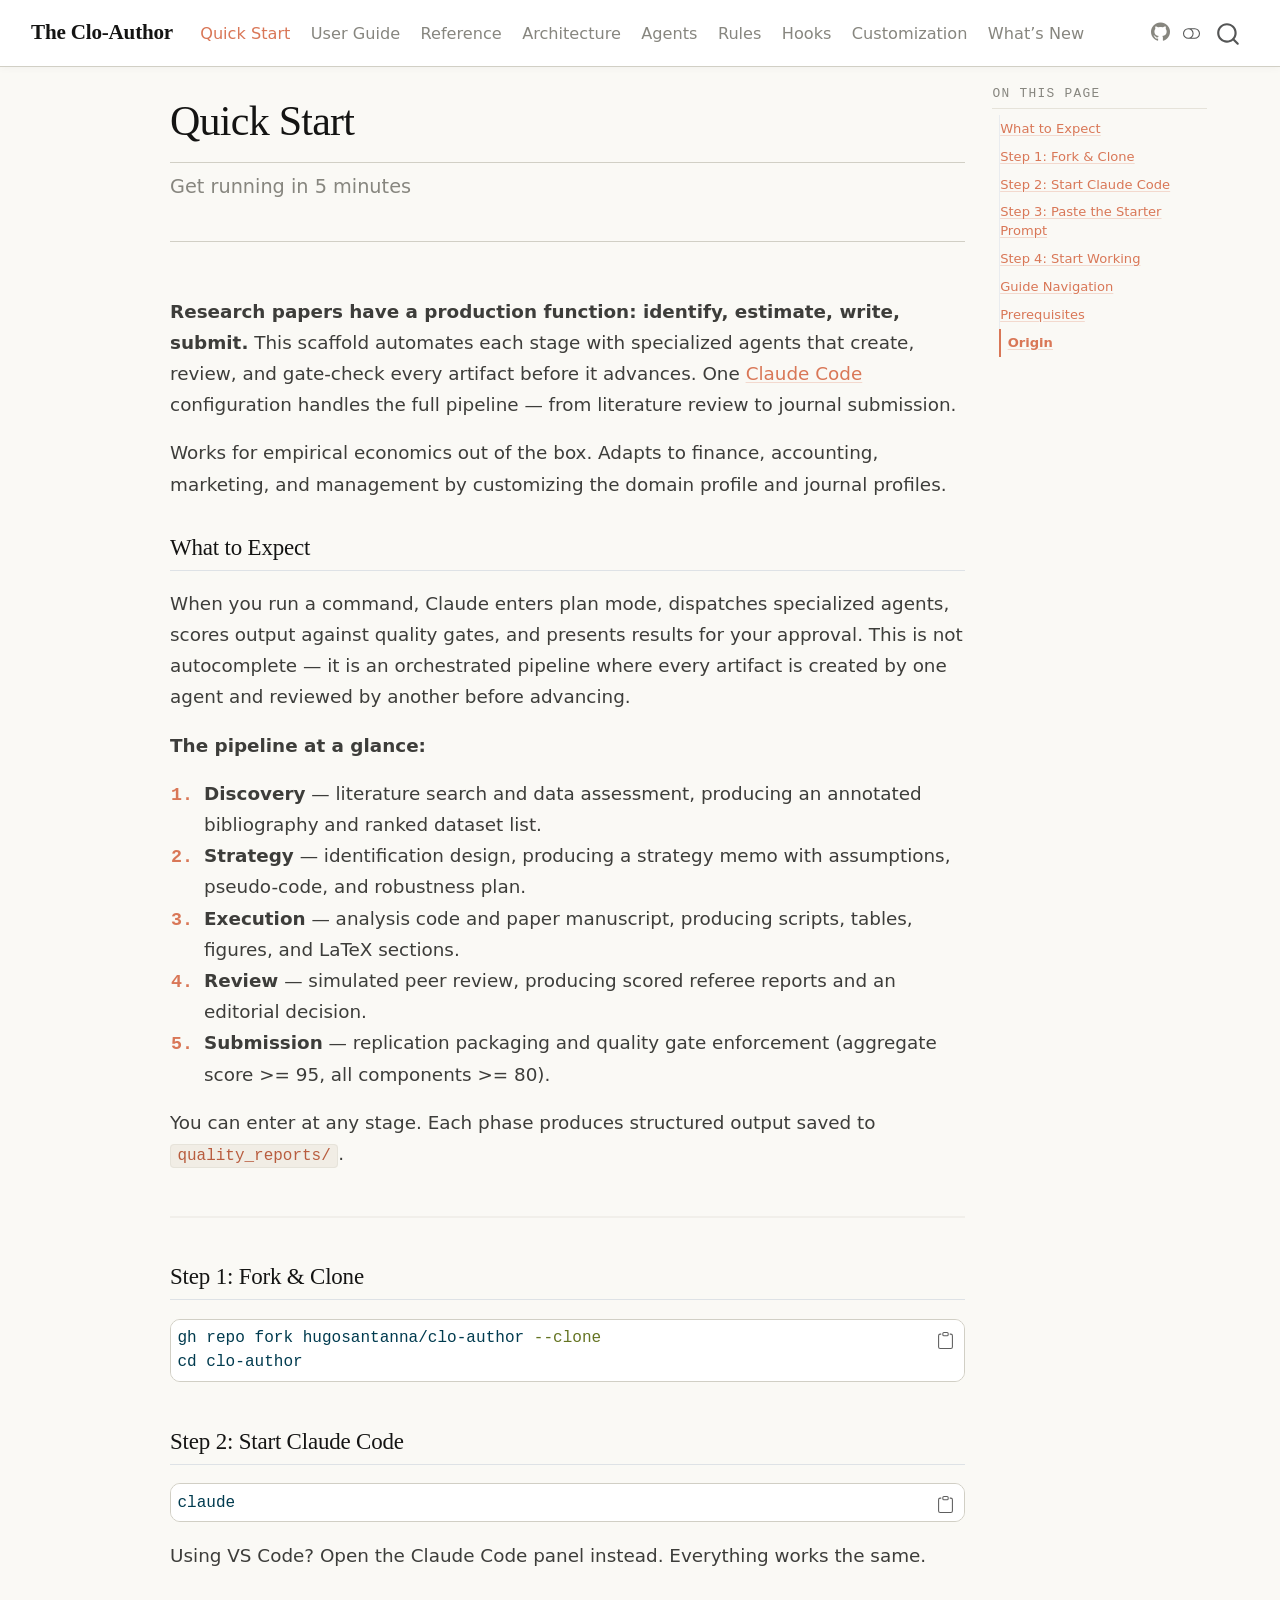
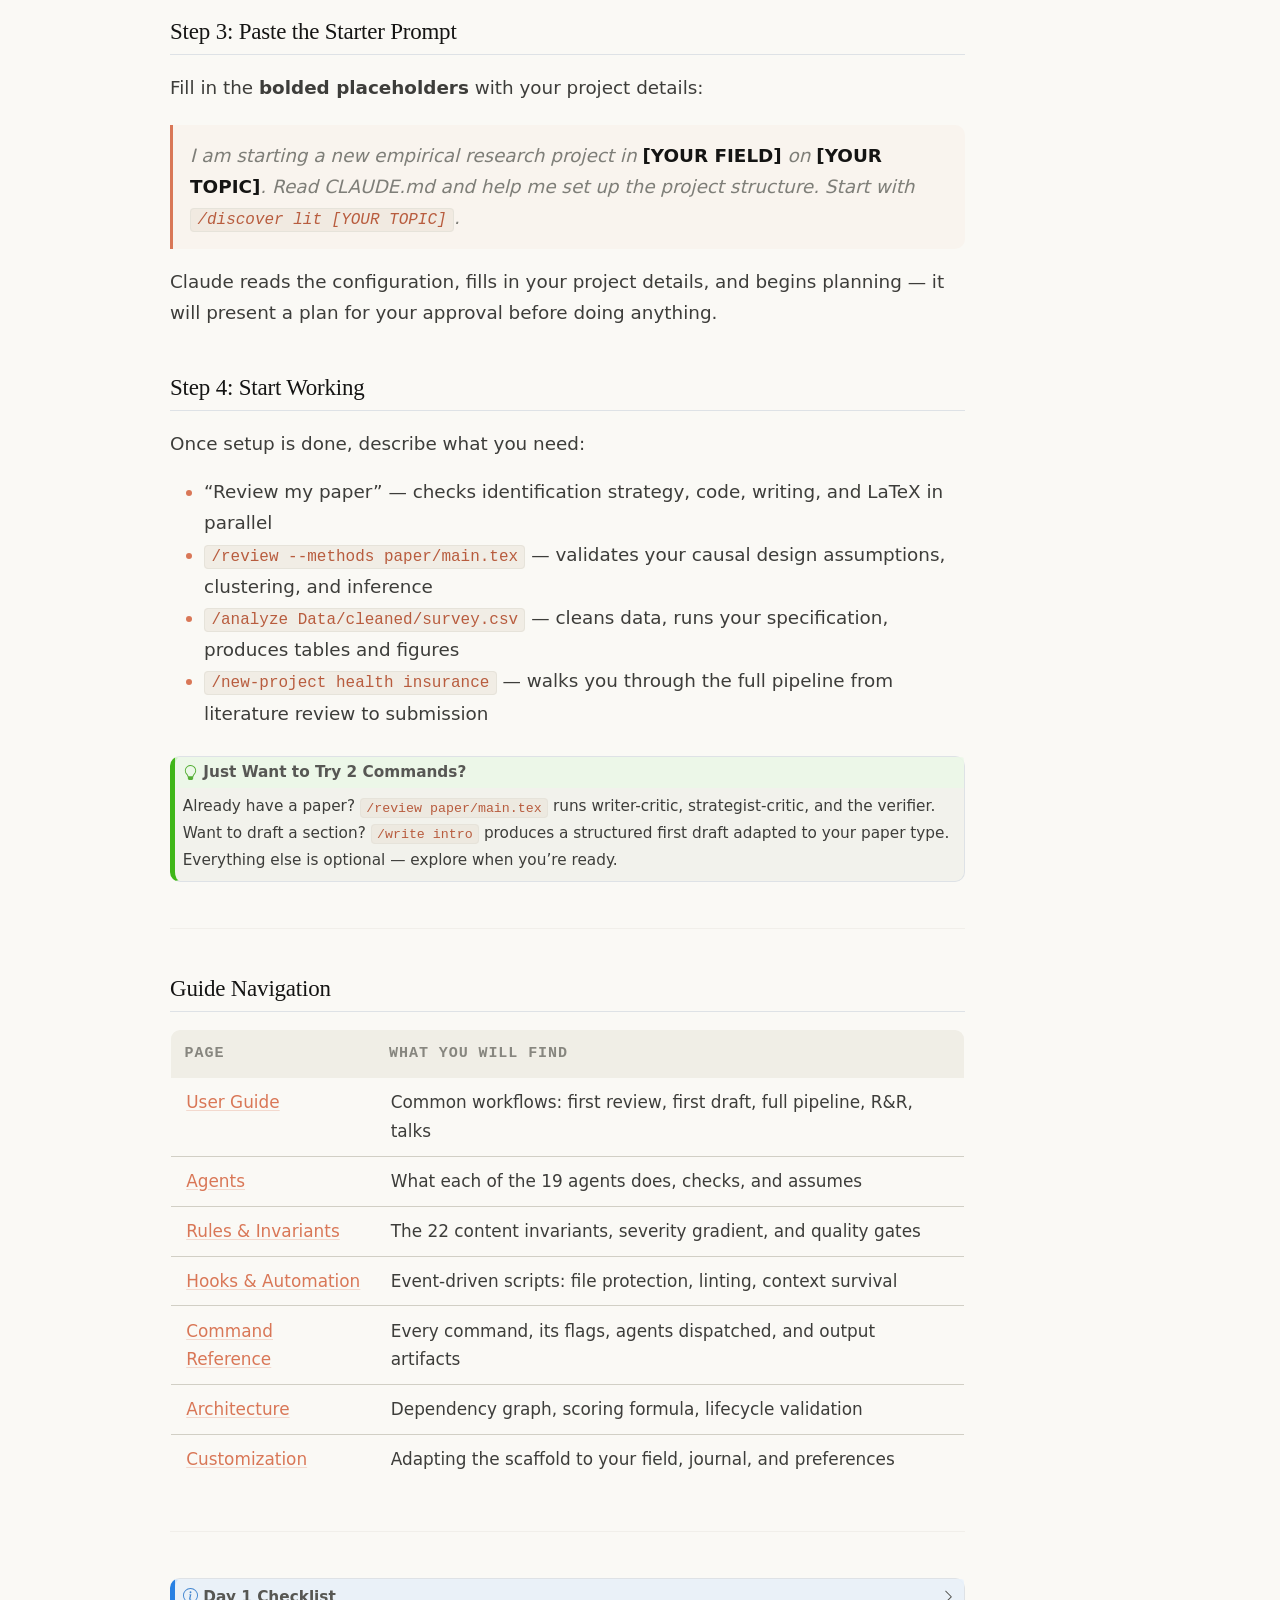
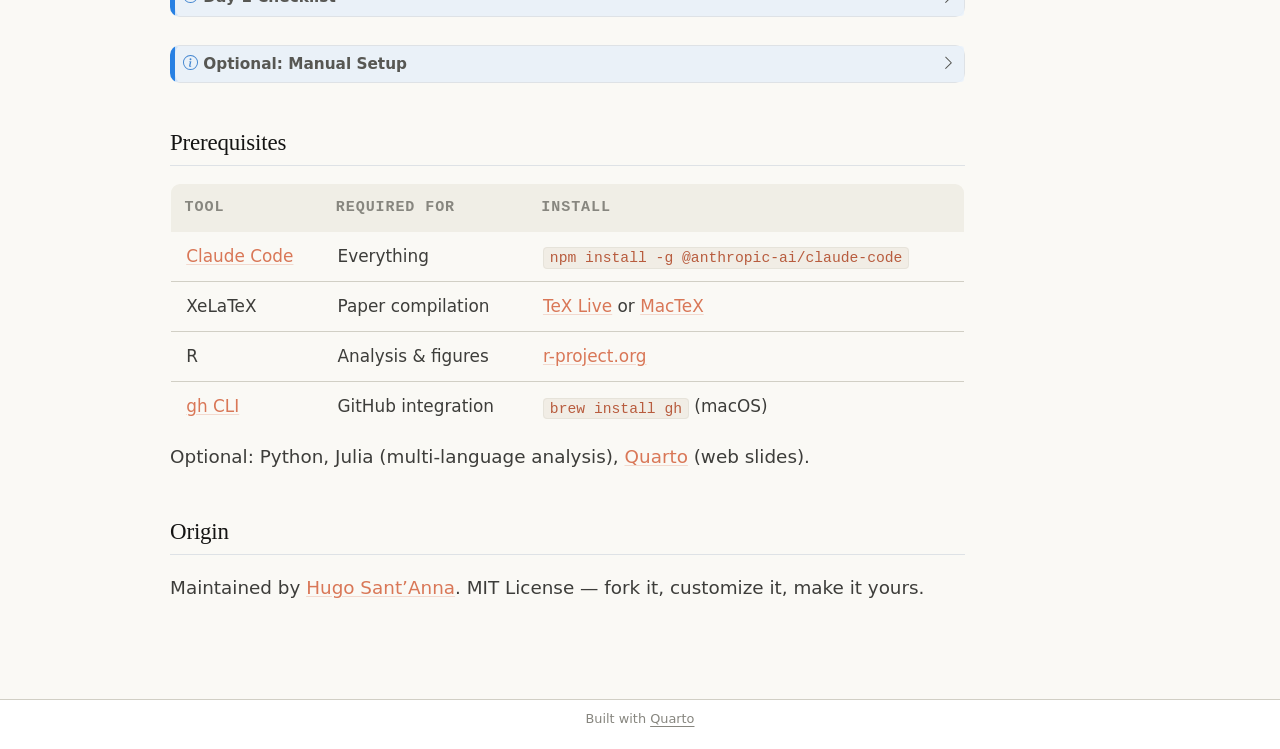
<file: docs/index.html>
<!DOCTYPE html>
<html xmlns="http://www.w3.org/1999/xhtml" lang="en" xml:lang="en"><head>

<meta charset="utf-8">
<meta name="generator" content="quarto-1.8.27">

<meta name="viewport" content="width=device-width, initial-scale=1.0, user-scalable=yes">


<title>Quick Start – The Clo-Author</title>
<style>
code{white-space: pre-wrap;}
span.smallcaps{font-variant: small-caps;}
div.columns{display: flex; gap: min(4vw, 1.5em);}
div.column{flex: auto; overflow-x: auto;}
div.hanging-indent{margin-left: 1.5em; text-indent: -1.5em;}
ul.task-list{list-style: none;}
ul.task-list li input[type="checkbox"] {
  width: 0.8em;
  margin: 0 0.8em 0.2em -1em; /* quarto-specific, see https://github.com/quarto-dev/quarto-cli/issues/4556 */ 
  vertical-align: middle;
}
/* CSS for syntax highlighting */
html { -webkit-text-size-adjust: 100%; }
pre > code.sourceCode { white-space: pre; position: relative; }
pre > code.sourceCode > span { display: inline-block; line-height: 1.25; }
pre > code.sourceCode > span:empty { height: 1.2em; }
.sourceCode { overflow: visible; }
code.sourceCode > span { color: inherit; text-decoration: inherit; }
div.sourceCode { margin: 1em 0; }
pre.sourceCode { margin: 0; }
@media screen {
div.sourceCode { overflow: auto; }
}
@media print {
pre > code.sourceCode { white-space: pre-wrap; }
pre > code.sourceCode > span { text-indent: -5em; padding-left: 5em; }
}
pre.numberSource code
  { counter-reset: source-line 0; }
pre.numberSource code > span
  { position: relative; left: -4em; counter-increment: source-line; }
pre.numberSource code > span > a:first-child::before
  { content: counter(source-line);
    position: relative; left: -1em; text-align: right; vertical-align: baseline;
    border: none; display: inline-block;
    -webkit-touch-callout: none; -webkit-user-select: none;
    -khtml-user-select: none; -moz-user-select: none;
    -ms-user-select: none; user-select: none;
    padding: 0 4px; width: 4em;
  }
pre.numberSource { margin-left: 3em;  padding-left: 4px; }
div.sourceCode
  {   }
@media screen {
pre > code.sourceCode > span > a:first-child::before { text-decoration: underline; }
}
</style>


<script src="site_libs/quarto-nav/quarto-nav.js"></script>
<script src="site_libs/quarto-nav/headroom.min.js"></script>
<script src="site_libs/clipboard/clipboard.min.js"></script>
<script src="site_libs/quarto-search/autocomplete.umd.js"></script>
<script src="site_libs/quarto-search/fuse.min.js"></script>
<script src="site_libs/quarto-search/quarto-search.js"></script>
<meta name="quarto:offset" content="./">
<script src="site_libs/quarto-html/quarto.js" type="module"></script>
<script src="site_libs/quarto-html/tabsets/tabsets.js" type="module"></script>
<script src="site_libs/quarto-html/axe/axe-check.js" type="module"></script>
<script src="site_libs/quarto-html/popper.min.js"></script>
<script src="site_libs/quarto-html/tippy.umd.min.js"></script>
<script src="site_libs/quarto-html/anchor.min.js"></script>
<link href="site_libs/quarto-html/tippy.css" rel="stylesheet">
<link href="site_libs/quarto-html/quarto-syntax-highlighting-bb133401eb1928132202f6efeefbc5fe.css" rel="stylesheet" class="quarto-color-scheme" id="quarto-text-highlighting-styles">
<link href="site_libs/quarto-html/quarto-syntax-highlighting-dark-fdd259eaf9296a602f9f2594b91304b4.css" rel="stylesheet" class="quarto-color-scheme quarto-color-alternate" id="quarto-text-highlighting-styles">
<link href="site_libs/quarto-html/quarto-syntax-highlighting-bb133401eb1928132202f6efeefbc5fe.css" rel="stylesheet" class="quarto-color-scheme-extra" id="quarto-text-highlighting-styles">
<script src="site_libs/bootstrap/bootstrap.min.js"></script>
<link href="site_libs/bootstrap/bootstrap-icons.css" rel="stylesheet">
<link href="site_libs/bootstrap/bootstrap-45f38feec4c6d3ad185969c2b5aa4b3b.min.css" rel="stylesheet" append-hash="true" class="quarto-color-scheme" id="quarto-bootstrap" data-mode="light">
<link href="site_libs/bootstrap/bootstrap-dark-b9862f91d0a1d344de8539a32e8a5ff2.min.css" rel="stylesheet" append-hash="true" class="quarto-color-scheme quarto-color-alternate" id="quarto-bootstrap" data-mode="dark">
<link href="site_libs/bootstrap/bootstrap-45f38feec4c6d3ad185969c2b5aa4b3b.min.css" rel="stylesheet" append-hash="true" class="quarto-color-scheme-extra" id="quarto-bootstrap" data-mode="light">
<script id="quarto-search-options" type="application/json">{
  "location": "navbar",
  "copy-button": false,
  "collapse-after": 3,
  "panel-placement": "end",
  "type": "overlay",
  "limit": 50,
  "keyboard-shortcut": [
    "f",
    "/",
    "s"
  ],
  "show-item-context": false,
  "language": {
    "search-no-results-text": "No results",
    "search-matching-documents-text": "matching documents",
    "search-copy-link-title": "Copy link to search",
    "search-hide-matches-text": "Hide additional matches",
    "search-more-match-text": "more match in this document",
    "search-more-matches-text": "more matches in this document",
    "search-clear-button-title": "Clear",
    "search-text-placeholder": "",
    "search-detached-cancel-button-title": "Cancel",
    "search-submit-button-title": "Submit",
    "search-label": "Search"
  }
}</script>
<style>html{ scroll-behavior: smooth; }</style>


</head>

<body class="nav-fixed quarto-light"><script id="quarto-html-before-body" type="application/javascript">
    const toggleBodyColorMode = (bsSheetEl) => {
      const mode = bsSheetEl.getAttribute("data-mode");
      const bodyEl = window.document.querySelector("body");
      if (mode === "dark") {
        bodyEl.classList.add("quarto-dark");
        bodyEl.classList.remove("quarto-light");
      } else {
        bodyEl.classList.add("quarto-light");
        bodyEl.classList.remove("quarto-dark");
      }
    }
    const toggleBodyColorPrimary = () => {
      const bsSheetEl = window.document.querySelector("link#quarto-bootstrap:not([rel=disabled-stylesheet])");
      if (bsSheetEl) {
        toggleBodyColorMode(bsSheetEl);
      }
    }
    const setColorSchemeToggle = (alternate) => {
      const toggles = window.document.querySelectorAll('.quarto-color-scheme-toggle');
      for (let i=0; i < toggles.length; i++) {
        const toggle = toggles[i];
        if (toggle) {
          if (alternate) {
            toggle.classList.add("alternate");
          } else {
            toggle.classList.remove("alternate");
          }
        }
      }
    };
    const toggleColorMode = (alternate) => {
      // Switch the stylesheets
      const primaryStylesheets = window.document.querySelectorAll('link.quarto-color-scheme:not(.quarto-color-alternate)');
      const alternateStylesheets = window.document.querySelectorAll('link.quarto-color-scheme.quarto-color-alternate');
      manageTransitions('#quarto-margin-sidebar .nav-link', false);
      if (alternate) {
        // note: dark is layered on light, we don't disable primary!
        enableStylesheet(alternateStylesheets);
        for (const sheetNode of alternateStylesheets) {
          if (sheetNode.id === "quarto-bootstrap") {
            toggleBodyColorMode(sheetNode);
          }
        }
      } else {
        disableStylesheet(alternateStylesheets);
        enableStylesheet(primaryStylesheets)
        toggleBodyColorPrimary();
      }
      manageTransitions('#quarto-margin-sidebar .nav-link', true);
      // Switch the toggles
      setColorSchemeToggle(alternate)
      // Hack to workaround the fact that safari doesn't
      // properly recolor the scrollbar when toggling (#1455)
      if (navigator.userAgent.indexOf('Safari') > 0 && navigator.userAgent.indexOf('Chrome') == -1) {
        manageTransitions("body", false);
        window.scrollTo(0, 1);
        setTimeout(() => {
          window.scrollTo(0, 0);
          manageTransitions("body", true);
        }, 40);
      }
    }
    const disableStylesheet = (stylesheets) => {
      for (let i=0; i < stylesheets.length; i++) {
        const stylesheet = stylesheets[i];
        stylesheet.rel = 'disabled-stylesheet';
      }
    }
    const enableStylesheet = (stylesheets) => {
      for (let i=0; i < stylesheets.length; i++) {
        const stylesheet = stylesheets[i];
        if(stylesheet.rel !== 'stylesheet') { // for Chrome, which will still FOUC without this check
          stylesheet.rel = 'stylesheet';
        }
      }
    }
    const manageTransitions = (selector, allowTransitions) => {
      const els = window.document.querySelectorAll(selector);
      for (let i=0; i < els.length; i++) {
        const el = els[i];
        if (allowTransitions) {
          el.classList.remove('notransition');
        } else {
          el.classList.add('notransition');
        }
      }
    }
    const isFileUrl = () => {
      return window.location.protocol === 'file:';
    }
    const hasAlternateSentinel = () => {
      let styleSentinel = getColorSchemeSentinel();
      if (styleSentinel !== null) {
        return styleSentinel === "alternate";
      } else {
        return false;
      }
    }
    const setStyleSentinel = (alternate) => {
      const value = alternate ? "alternate" : "default";
      if (!isFileUrl()) {
        window.localStorage.setItem("quarto-color-scheme", value);
      } else {
        localAlternateSentinel = value;
      }
    }
    const getColorSchemeSentinel = () => {
      if (!isFileUrl()) {
        const storageValue = window.localStorage.getItem("quarto-color-scheme");
        return storageValue != null ? storageValue : localAlternateSentinel;
      } else {
        return localAlternateSentinel;
      }
    }
    const toggleGiscusIfUsed = (isAlternate, darkModeDefault) => {
      const baseTheme = document.querySelector('#giscus-base-theme')?.value ?? 'light';
      const alternateTheme = document.querySelector('#giscus-alt-theme')?.value ?? 'dark';
      let newTheme = '';
      if(authorPrefersDark) {
        newTheme = isAlternate ? baseTheme : alternateTheme;
      } else {
        newTheme = isAlternate ? alternateTheme : baseTheme;
      }
      const changeGiscusTheme = () => {
        // From: https://github.com/giscus/giscus/issues/336
        const sendMessage = (message) => {
          const iframe = document.querySelector('iframe.giscus-frame');
          if (!iframe) return;
          iframe.contentWindow.postMessage({ giscus: message }, 'https://giscus.app');
        }
        sendMessage({
          setConfig: {
            theme: newTheme
          }
        });
      }
      const isGiscussLoaded = window.document.querySelector('iframe.giscus-frame') !== null;
      if (isGiscussLoaded) {
        changeGiscusTheme();
      }
    };
    const authorPrefersDark = false;
    const darkModeDefault = authorPrefersDark;
      document.querySelector('link#quarto-text-highlighting-styles.quarto-color-scheme-extra').rel = 'disabled-stylesheet';
      document.querySelector('link#quarto-bootstrap.quarto-color-scheme-extra').rel = 'disabled-stylesheet';
    let localAlternateSentinel = darkModeDefault ? 'alternate' : 'default';
    // Dark / light mode switch
    window.quartoToggleColorScheme = () => {
      // Read the current dark / light value
      let toAlternate = !hasAlternateSentinel();
      toggleColorMode(toAlternate);
      setStyleSentinel(toAlternate);
      toggleGiscusIfUsed(toAlternate, darkModeDefault);
      window.dispatchEvent(new Event('resize'));
    };
    // Switch to dark mode if need be
    if (hasAlternateSentinel()) {
      toggleColorMode(true);
    } else {
      toggleColorMode(false);
    }
  </script>

<div id="quarto-search-results"></div>
  <header id="quarto-header" class="headroom fixed-top">
    <nav class="navbar navbar-expand-lg " data-bs-theme="dark">
      <div class="navbar-container container-fluid">
      <div class="navbar-brand-container mx-auto">
    <a class="navbar-brand" href="./index.html">
    <span class="navbar-title">The Clo-Author</span>
    </a>
  </div>
            <div id="quarto-search" class="" title="Search"></div>
          <button class="navbar-toggler" type="button" data-bs-toggle="collapse" data-bs-target="#navbarCollapse" aria-controls="navbarCollapse" role="menu" aria-expanded="false" aria-label="Toggle navigation" onclick="if (window.quartoToggleHeadroom) { window.quartoToggleHeadroom(); }">
  <span class="navbar-toggler-icon"></span>
</button>
          <div class="collapse navbar-collapse" id="navbarCollapse">
            <ul class="navbar-nav navbar-nav-scroll me-auto">
  <li class="nav-item">
    <a class="nav-link active" href="./index.html" aria-current="page"> 
<span class="menu-text">Quick Start</span></a>
  </li>  
  <li class="nav-item">
    <a class="nav-link" href="./user-guide.html"> 
<span class="menu-text">User Guide</span></a>
  </li>  
  <li class="nav-item">
    <a class="nav-link" href="./reference.html"> 
<span class="menu-text">Reference</span></a>
  </li>  
  <li class="nav-item">
    <a class="nav-link" href="./architecture.html"> 
<span class="menu-text">Architecture</span></a>
  </li>  
  <li class="nav-item">
    <a class="nav-link" href="./agents.html"> 
<span class="menu-text">Agents</span></a>
  </li>  
  <li class="nav-item">
    <a class="nav-link" href="./rules.html"> 
<span class="menu-text">Rules</span></a>
  </li>  
  <li class="nav-item">
    <a class="nav-link" href="./hooks.html"> 
<span class="menu-text">Hooks</span></a>
  </li>  
  <li class="nav-item">
    <a class="nav-link" href="./customization.html"> 
<span class="menu-text">Customization</span></a>
  </li>  
  <li class="nav-item">
    <a class="nav-link" href="./changelog.html"> 
<span class="menu-text">What’s New</span></a>
  </li>  
</ul>
            <ul class="navbar-nav navbar-nav-scroll ms-auto">
  <li class="nav-item compact">
    <a class="nav-link" href="https://github.com/hugosantanna/clo-author"> <i class="bi bi-github" role="img">
</i> 
<span class="menu-text"></span></a>
  </li>  
</ul>
          </div> <!-- /navcollapse -->
            <div class="quarto-navbar-tools">
  <a href="" class="quarto-color-scheme-toggle quarto-navigation-tool  px-1" onclick="window.quartoToggleColorScheme(); return false;" title="Toggle dark mode"><i class="bi"></i></a>
</div>
      </div> <!-- /container-fluid -->
    </nav>
</header>
<!-- content -->
<div id="quarto-content" class="quarto-container page-columns page-rows-contents page-layout-article page-navbar">
<!-- sidebar -->
<!-- margin-sidebar -->
    <div id="quarto-margin-sidebar" class="sidebar margin-sidebar">
        <nav id="TOC" role="doc-toc" class="toc-active">
    <h2 id="toc-title">On this page</h2>
   
  <ul>
  <li><a href="#what-to-expect" id="toc-what-to-expect" class="nav-link active" data-scroll-target="#what-to-expect">What to Expect</a></li>
  <li><a href="#step-1-fork-clone" id="toc-step-1-fork-clone" class="nav-link" data-scroll-target="#step-1-fork-clone">Step 1: Fork &amp; Clone</a></li>
  <li><a href="#step-2-start-claude-code" id="toc-step-2-start-claude-code" class="nav-link" data-scroll-target="#step-2-start-claude-code">Step 2: Start Claude Code</a></li>
  <li><a href="#step-3-paste-the-starter-prompt" id="toc-step-3-paste-the-starter-prompt" class="nav-link" data-scroll-target="#step-3-paste-the-starter-prompt">Step 3: Paste the Starter Prompt</a></li>
  <li><a href="#step-4-start-working" id="toc-step-4-start-working" class="nav-link" data-scroll-target="#step-4-start-working">Step 4: Start Working</a></li>
  <li><a href="#guide-navigation" id="toc-guide-navigation" class="nav-link" data-scroll-target="#guide-navigation">Guide Navigation</a></li>
  <li><a href="#prerequisites" id="toc-prerequisites" class="nav-link" data-scroll-target="#prerequisites">Prerequisites</a></li>
  <li><a href="#origin" id="toc-origin" class="nav-link" data-scroll-target="#origin">Origin</a></li>
  </ul>
</nav>
    </div>
<!-- main -->
<main class="content" id="quarto-document-content">


<header id="title-block-header" class="quarto-title-block default">
<div class="quarto-title">
<h1 class="title">Quick Start</h1>
<p class="subtitle lead">Get running in 5 minutes</p>
</div>



<div class="quarto-title-meta">

    
  
    
  </div>
  


</header>


<p><strong>Research papers have a production function: identify, estimate, write, submit.</strong> This scaffold automates each stage with specialized agents that create, review, and gate-check every artifact before it advances. One <a href="https://docs.anthropic.com/en/docs/claude-code">Claude Code</a> configuration handles the full pipeline — from literature review to journal submission.</p>
<p>Works for empirical economics out of the box. Adapts to finance, accounting, marketing, and management by customizing the domain profile and journal profiles.</p>
<section id="what-to-expect" class="level2">
<h2 class="anchored" data-anchor-id="what-to-expect">What to Expect</h2>
<p>When you run a command, Claude enters plan mode, dispatches specialized agents, scores output against quality gates, and presents results for your approval. This is not autocomplete — it is an orchestrated pipeline where every artifact is created by one agent and reviewed by another before advancing.</p>
<p><strong>The pipeline at a glance:</strong></p>
<ol type="1">
<li><strong>Discovery</strong> — literature search and data assessment, producing an annotated bibliography and ranked dataset list.</li>
<li><strong>Strategy</strong> — identification design, producing a strategy memo with assumptions, pseudo-code, and robustness plan.</li>
<li><strong>Execution</strong> — analysis code and paper manuscript, producing scripts, tables, figures, and LaTeX sections.</li>
<li><strong>Review</strong> — simulated peer review, producing scored referee reports and an editorial decision.</li>
<li><strong>Submission</strong> — replication packaging and quality gate enforcement (aggregate score &gt;= 95, all components &gt;= 80).</li>
</ol>
<p>You can enter at any stage. Each phase produces structured output saved to <code>quality_reports/</code>.</p>
<hr>
</section>
<section id="step-1-fork-clone" class="level2">
<h2 class="anchored" data-anchor-id="step-1-fork-clone">Step 1: Fork &amp; Clone</h2>
<div class="code-copy-outer-scaffold"><div class="sourceCode" id="cb1"><pre class="sourceCode bash code-with-copy"><code class="sourceCode bash"><span id="cb1-1"><a href="#cb1-1" aria-hidden="true" tabindex="-1"></a><span class="ex">gh</span> repo fork hugosantanna/clo-author <span class="at">--clone</span></span>
<span id="cb1-2"><a href="#cb1-2" aria-hidden="true" tabindex="-1"></a><span class="bu">cd</span> clo-author</span></code></pre></div><button title="Copy to Clipboard" class="code-copy-button"><i class="bi"></i></button></div>
</section>
<section id="step-2-start-claude-code" class="level2">
<h2 class="anchored" data-anchor-id="step-2-start-claude-code">Step 2: Start Claude Code</h2>
<div class="code-copy-outer-scaffold"><div class="sourceCode" id="cb2"><pre class="sourceCode bash code-with-copy"><code class="sourceCode bash"><span id="cb2-1"><a href="#cb2-1" aria-hidden="true" tabindex="-1"></a><span class="ex">claude</span></span></code></pre></div><button title="Copy to Clipboard" class="code-copy-button"><i class="bi"></i></button></div>
<p>Using VS Code? Open the Claude Code panel instead. Everything works the same.</p>
</section>
<section id="step-3-paste-the-starter-prompt" class="level2">
<h2 class="anchored" data-anchor-id="step-3-paste-the-starter-prompt">Step 3: Paste the Starter Prompt</h2>
<p>Fill in the <strong>bolded placeholders</strong> with your project details:</p>
<blockquote class="blockquote">
<p>I am starting a new empirical research project in <strong>[YOUR FIELD]</strong> on <strong>[YOUR TOPIC]</strong>. Read CLAUDE.md and help me set up the project structure. Start with <code>/discover lit [YOUR TOPIC]</code>.</p>
</blockquote>
<p>Claude reads the configuration, fills in your project details, and begins planning — it will present a plan for your approval before doing anything.</p>
</section>
<section id="step-4-start-working" class="level2">
<h2 class="anchored" data-anchor-id="step-4-start-working">Step 4: Start Working</h2>
<p>Once setup is done, describe what you need:</p>
<ul>
<li>“Review my paper” — checks identification strategy, code, writing, and LaTeX in parallel</li>
<li><code>/review --methods paper/main.tex</code> — validates your causal design assumptions, clustering, and inference</li>
<li><code>/analyze Data/cleaned/survey.csv</code> — cleans data, runs your specification, produces tables and figures</li>
<li><code>/new-project health insurance</code> — walks you through the full pipeline from literature review to submission</li>
</ul>
<div class="callout callout-style-default callout-tip callout-titled" title="Just Want to Try 2 Commands?">
<div class="callout-header d-flex align-content-center">
<div class="callout-icon-container">
<i class="callout-icon"></i>
</div>
<div class="callout-title-container flex-fill">
<span class="screen-reader-only">Tip</span>Just Want to Try 2 Commands?
</div>
</div>
<div class="callout-body-container callout-body">
<p>Already have a paper? <code>/review paper/main.tex</code> runs writer-critic, strategist-critic, and the verifier. Want to draft a section? <code>/write intro</code> produces a structured first draft adapted to your paper type. Everything else is optional — explore when you’re ready.</p>
</div>
</div>
<hr>
</section>
<section id="guide-navigation" class="level2">
<h2 class="anchored" data-anchor-id="guide-navigation">Guide Navigation</h2>
<table class="caption-top table">
<thead>
<tr class="header">
<th>Page</th>
<th>What you will find</th>
</tr>
</thead>
<tbody>
<tr class="odd">
<td><a href="./user-guide.html">User Guide</a></td>
<td>Common workflows: first review, first draft, full pipeline, R&amp;R, talks</td>
</tr>
<tr class="even">
<td><a href="./agents.html">Agents</a></td>
<td>What each of the 19 agents does, checks, and assumes</td>
</tr>
<tr class="odd">
<td><a href="./rules.html">Rules &amp; Invariants</a></td>
<td>The 22 content invariants, severity gradient, and quality gates</td>
</tr>
<tr class="even">
<td><a href="./hooks.html">Hooks &amp; Automation</a></td>
<td>Event-driven scripts: file protection, linting, context survival</td>
</tr>
<tr class="odd">
<td><a href="./reference.html">Command Reference</a></td>
<td>Every command, its flags, agents dispatched, and output artifacts</td>
</tr>
<tr class="even">
<td><a href="./architecture.html">Architecture</a></td>
<td>Dependency graph, scoring formula, lifecycle validation</td>
</tr>
<tr class="odd">
<td><a href="./customization.html">Customization</a></td>
<td>Adapting the scaffold to your field, journal, and preferences</td>
</tr>
</tbody>
</table>
<hr>
<div class="callout callout-style-default callout-note callout-titled" title="Day 1 Checklist">
<div class="callout-header d-flex align-content-center collapsed" data-bs-toggle="collapse" data-bs-target=".callout-2-contents" aria-controls="callout-2" aria-expanded="false" aria-label="Toggle callout">
<div class="callout-icon-container">
<i class="callout-icon"></i>
</div>
<div class="callout-title-container flex-fill">
<span class="screen-reader-only">Note</span>Day 1 Checklist
</div>
<div class="callout-btn-toggle d-inline-block border-0 py-1 ps-1 pe-0 float-end"><i class="callout-toggle"></i></div>
</div>
<div id="callout-2" class="callout-2-contents callout-collapse collapse">
<div class="callout-body-container callout-body">
<ul class="task-list">
<li><label><input type="checkbox">Fork the repo and clone it locally</label></li>
<li><label><input type="checkbox">Run <code>claude</code> in the project directory</label></li>
<li><label><input type="checkbox">Paste the starter prompt (fill in your project details)</label></li>
<li><label><input type="checkbox">Wait for Claude to customize <code>CLAUDE.md</code> for your project</label></li>
<li><label><input type="checkbox">Approve the configuration plan</label></li>
<li><label><input type="checkbox">Ask Claude to do something: “Review my paper” or <code>/discover lit [topic]</code></label></li>
<li><label><input type="checkbox">Approve the task plan, watch it work, review the output</label></li>
</ul>
<p>That’s it. Everything else — agents, hooks, rules — runs automatically in the background.</p>
</div>
</div>
</div>
<div class="callout callout-style-default callout-note callout-titled">
<div class="callout-header d-flex align-content-center collapsed" data-bs-toggle="collapse" data-bs-target=".callout-3-contents" aria-controls="callout-3" aria-expanded="false" aria-label="Toggle callout">
<div class="callout-icon-container">
<i class="callout-icon"></i>
</div>
<div class="callout-title-container flex-fill">
<span class="screen-reader-only">Note</span>Optional: Manual Setup
</div>
<div class="callout-btn-toggle d-inline-block border-0 py-1 ps-1 pe-0 float-end"><i class="callout-toggle"></i></div>
</div>
<div id="callout-3" class="callout-3-contents callout-collapse collapse">
<div class="callout-body-container callout-body">
<p>If you prefer to configure things yourself instead of letting Claude handle it:</p>
<p><strong>Customize CLAUDE.md</strong> — Open <code>CLAUDE.md</code> and replace all <code>[BRACKETED PLACEHOLDERS]</code>:</p>
<ol type="1">
<li><strong>Project name and institution</strong></li>
<li><strong>Folder structure</strong> (adjust to your layout)</li>
<li><strong>Current project state</strong> (your papers and analyses)</li>
</ol>
<p><strong>Fill in the domain profile</strong> — Run <code>/discover</code> (interactive interview) or manually edit <code>.claude/references/domain-profile.md</code>:</p>
<ol type="1">
<li><strong>Your field</strong> and adjacent subfields</li>
<li><strong>Target journals</strong> ranked by tier</li>
<li><strong>Common data sources</strong> and identification strategies</li>
<li><strong>Field conventions</strong> and seminal references</li>
</ol>
<p><strong>Configure permissions</strong> — Review <code>.claude/settings.json</code>. The template includes permissions for git, LaTeX, R, and utility scripts.</p>
<p><strong>Test it:</strong></p>
<div class="code-copy-outer-scaffold"><div class="sourceCode" id="cb3"><pre class="sourceCode bash code-with-copy"><code class="sourceCode bash"><span id="cb3-1"><a href="#cb3-1" aria-hidden="true" tabindex="-1"></a><span class="ex">/tools</span> compile paper/main.tex</span>
<span id="cb3-2"><a href="#cb3-2" aria-hidden="true" tabindex="-1"></a><span class="ex">/review</span> <span class="at">--proofread</span> paper/main.tex</span></code></pre></div><button title="Copy to Clipboard" class="code-copy-button"><i class="bi"></i></button></div>
</div>
</div>
</div>
</section>
<section id="prerequisites" class="level2">
<h2 class="anchored" data-anchor-id="prerequisites">Prerequisites</h2>
<table class="caption-top table">
<thead>
<tr class="header">
<th>Tool</th>
<th>Required For</th>
<th>Install</th>
</tr>
</thead>
<tbody>
<tr class="odd">
<td><a href="https://docs.anthropic.com/en/docs/claude-code">Claude Code</a></td>
<td>Everything</td>
<td><code>npm install -g @anthropic-ai/claude-code</code></td>
</tr>
<tr class="even">
<td>XeLaTeX</td>
<td>Paper compilation</td>
<td><a href="https://tug.org/texlive/">TeX Live</a> or <a href="https://tug.org/mactex/">MacTeX</a></td>
</tr>
<tr class="odd">
<td>R</td>
<td>Analysis &amp; figures</td>
<td><a href="https://www.r-project.org/">r-project.org</a></td>
</tr>
<tr class="even">
<td><a href="https://cli.github.com/">gh CLI</a></td>
<td>GitHub integration</td>
<td><code>brew install gh</code> (macOS)</td>
</tr>
</tbody>
</table>
<p>Optional: Python, Julia (multi-language analysis), <a href="https://quarto.org">Quarto</a> (web slides).</p>
</section>
<section id="origin" class="level2">
<h2 class="anchored" data-anchor-id="origin">Origin</h2>
<p>Maintained by <a href="https://hsantanna.org">Hugo Sant’Anna</a>. MIT License — fork it, customize it, make it yours.</p>


</section>

</main> <!-- /main -->
<script id="quarto-html-after-body" type="application/javascript">
  window.document.addEventListener("DOMContentLoaded", function (event) {
    // Ensure there is a toggle, if there isn't float one in the top right
    if (window.document.querySelector('.quarto-color-scheme-toggle') === null) {
      const a = window.document.createElement('a');
      a.classList.add('top-right');
      a.classList.add('quarto-color-scheme-toggle');
      a.href = "";
      a.onclick = function() { try { window.quartoToggleColorScheme(); } catch {} return false; };
      const i = window.document.createElement("i");
      i.classList.add('bi');
      a.appendChild(i);
      window.document.body.appendChild(a);
    }
    setColorSchemeToggle(hasAlternateSentinel())
    const icon = "";
    const anchorJS = new window.AnchorJS();
    anchorJS.options = {
      placement: 'right',
      icon: icon
    };
    anchorJS.add('.anchored');
    const isCodeAnnotation = (el) => {
      for (const clz of el.classList) {
        if (clz.startsWith('code-annotation-')) {                     
          return true;
        }
      }
      return false;
    }
    const onCopySuccess = function(e) {
      // button target
      const button = e.trigger;
      // don't keep focus
      button.blur();
      // flash "checked"
      button.classList.add('code-copy-button-checked');
      var currentTitle = button.getAttribute("title");
      button.setAttribute("title", "Copied!");
      let tooltip;
      if (window.bootstrap) {
        button.setAttribute("data-bs-toggle", "tooltip");
        button.setAttribute("data-bs-placement", "left");
        button.setAttribute("data-bs-title", "Copied!");
        tooltip = new bootstrap.Tooltip(button, 
          { trigger: "manual", 
            customClass: "code-copy-button-tooltip",
            offset: [0, -8]});
        tooltip.show();    
      }
      setTimeout(function() {
        if (tooltip) {
          tooltip.hide();
          button.removeAttribute("data-bs-title");
          button.removeAttribute("data-bs-toggle");
          button.removeAttribute("data-bs-placement");
        }
        button.setAttribute("title", currentTitle);
        button.classList.remove('code-copy-button-checked');
      }, 1000);
      // clear code selection
      e.clearSelection();
    }
    const getTextToCopy = function(trigger) {
      const outerScaffold = trigger.parentElement.cloneNode(true);
      const codeEl = outerScaffold.querySelector('code');
      for (const childEl of codeEl.children) {
        if (isCodeAnnotation(childEl)) {
          childEl.remove();
        }
      }
      return codeEl.innerText;
    }
    const clipboard = new window.ClipboardJS('.code-copy-button:not([data-in-quarto-modal])', {
      text: getTextToCopy
    });
    clipboard.on('success', onCopySuccess);
    if (window.document.getElementById('quarto-embedded-source-code-modal')) {
      const clipboardModal = new window.ClipboardJS('.code-copy-button[data-in-quarto-modal]', {
        text: getTextToCopy,
        container: window.document.getElementById('quarto-embedded-source-code-modal')
      });
      clipboardModal.on('success', onCopySuccess);
    }
      var localhostRegex = new RegExp(/^(?:http|https):\/\/localhost\:?[0-9]*\//);
      var mailtoRegex = new RegExp(/^mailto:/);
        var filterRegex = new RegExp('/' + window.location.host + '/');
      var isInternal = (href) => {
          return filterRegex.test(href) || localhostRegex.test(href) || mailtoRegex.test(href);
      }
      // Inspect non-navigation links and adorn them if external
     var links = window.document.querySelectorAll('a[href]:not(.nav-link):not(.navbar-brand):not(.toc-action):not(.sidebar-link):not(.sidebar-item-toggle):not(.pagination-link):not(.no-external):not([aria-hidden]):not(.dropdown-item):not(.quarto-navigation-tool):not(.about-link)');
      for (var i=0; i<links.length; i++) {
        const link = links[i];
        if (!isInternal(link.href)) {
          // undo the damage that might have been done by quarto-nav.js in the case of
          // links that we want to consider external
          if (link.dataset.originalHref !== undefined) {
            link.href = link.dataset.originalHref;
          }
        }
      }
    function tippyHover(el, contentFn, onTriggerFn, onUntriggerFn) {
      const config = {
        allowHTML: true,
        maxWidth: 500,
        delay: 100,
        arrow: false,
        appendTo: function(el) {
            return el.parentElement;
        },
        interactive: true,
        interactiveBorder: 10,
        theme: 'quarto',
        placement: 'bottom-start',
      };
      if (contentFn) {
        config.content = contentFn;
      }
      if (onTriggerFn) {
        config.onTrigger = onTriggerFn;
      }
      if (onUntriggerFn) {
        config.onUntrigger = onUntriggerFn;
      }
      window.tippy(el, config); 
    }
    const noterefs = window.document.querySelectorAll('a[role="doc-noteref"]');
    for (var i=0; i<noterefs.length; i++) {
      const ref = noterefs[i];
      tippyHover(ref, function() {
        // use id or data attribute instead here
        let href = ref.getAttribute('data-footnote-href') || ref.getAttribute('href');
        try { href = new URL(href).hash; } catch {}
        const id = href.replace(/^#\/?/, "");
        const note = window.document.getElementById(id);
        if (note) {
          return note.innerHTML;
        } else {
          return "";
        }
      });
    }
    const xrefs = window.document.querySelectorAll('a.quarto-xref');
    const processXRef = (id, note) => {
      // Strip column container classes
      const stripColumnClz = (el) => {
        el.classList.remove("page-full", "page-columns");
        if (el.children) {
          for (const child of el.children) {
            stripColumnClz(child);
          }
        }
      }
      stripColumnClz(note)
      if (id === null || id.startsWith('sec-')) {
        // Special case sections, only their first couple elements
        const container = document.createElement("div");
        if (note.children && note.children.length > 2) {
          container.appendChild(note.children[0].cloneNode(true));
          for (let i = 1; i < note.children.length; i++) {
            const child = note.children[i];
            if (child.tagName === "P" && child.innerText === "") {
              continue;
            } else {
              container.appendChild(child.cloneNode(true));
              break;
            }
          }
          if (window.Quarto?.typesetMath) {
            window.Quarto.typesetMath(container);
          }
          return container.innerHTML
        } else {
          if (window.Quarto?.typesetMath) {
            window.Quarto.typesetMath(note);
          }
          return note.innerHTML;
        }
      } else {
        // Remove any anchor links if they are present
        const anchorLink = note.querySelector('a.anchorjs-link');
        if (anchorLink) {
          anchorLink.remove();
        }
        if (window.Quarto?.typesetMath) {
          window.Quarto.typesetMath(note);
        }
        if (note.classList.contains("callout")) {
          return note.outerHTML;
        } else {
          return note.innerHTML;
        }
      }
    }
    for (var i=0; i<xrefs.length; i++) {
      const xref = xrefs[i];
      tippyHover(xref, undefined, function(instance) {
        instance.disable();
        let url = xref.getAttribute('href');
        let hash = undefined; 
        if (url.startsWith('#')) {
          hash = url;
        } else {
          try { hash = new URL(url).hash; } catch {}
        }
        if (hash) {
          const id = hash.replace(/^#\/?/, "");
          const note = window.document.getElementById(id);
          if (note !== null) {
            try {
              const html = processXRef(id, note.cloneNode(true));
              instance.setContent(html);
            } finally {
              instance.enable();
              instance.show();
            }
          } else {
            // See if we can fetch this
            fetch(url.split('#')[0])
            .then(res => res.text())
            .then(html => {
              const parser = new DOMParser();
              const htmlDoc = parser.parseFromString(html, "text/html");
              const note = htmlDoc.getElementById(id);
              if (note !== null) {
                const html = processXRef(id, note);
                instance.setContent(html);
              } 
            }).finally(() => {
              instance.enable();
              instance.show();
            });
          }
        } else {
          // See if we can fetch a full url (with no hash to target)
          // This is a special case and we should probably do some content thinning / targeting
          fetch(url)
          .then(res => res.text())
          .then(html => {
            const parser = new DOMParser();
            const htmlDoc = parser.parseFromString(html, "text/html");
            const note = htmlDoc.querySelector('main.content');
            if (note !== null) {
              // This should only happen for chapter cross references
              // (since there is no id in the URL)
              // remove the first header
              if (note.children.length > 0 && note.children[0].tagName === "HEADER") {
                note.children[0].remove();
              }
              const html = processXRef(null, note);
              instance.setContent(html);
            } 
          }).finally(() => {
            instance.enable();
            instance.show();
          });
        }
      }, function(instance) {
      });
    }
        let selectedAnnoteEl;
        const selectorForAnnotation = ( cell, annotation) => {
          let cellAttr = 'data-code-cell="' + cell + '"';
          let lineAttr = 'data-code-annotation="' +  annotation + '"';
          const selector = 'span[' + cellAttr + '][' + lineAttr + ']';
          return selector;
        }
        const selectCodeLines = (annoteEl) => {
          const doc = window.document;
          const targetCell = annoteEl.getAttribute("data-target-cell");
          const targetAnnotation = annoteEl.getAttribute("data-target-annotation");
          const annoteSpan = window.document.querySelector(selectorForAnnotation(targetCell, targetAnnotation));
          const lines = annoteSpan.getAttribute("data-code-lines").split(",");
          const lineIds = lines.map((line) => {
            return targetCell + "-" + line;
          })
          let top = null;
          let height = null;
          let parent = null;
          if (lineIds.length > 0) {
              //compute the position of the single el (top and bottom and make a div)
              const el = window.document.getElementById(lineIds[0]);
              top = el.offsetTop;
              height = el.offsetHeight;
              parent = el.parentElement.parentElement;
            if (lineIds.length > 1) {
              const lastEl = window.document.getElementById(lineIds[lineIds.length - 1]);
              const bottom = lastEl.offsetTop + lastEl.offsetHeight;
              height = bottom - top;
            }
            if (top !== null && height !== null && parent !== null) {
              // cook up a div (if necessary) and position it 
              let div = window.document.getElementById("code-annotation-line-highlight");
              if (div === null) {
                div = window.document.createElement("div");
                div.setAttribute("id", "code-annotation-line-highlight");
                div.style.position = 'absolute';
                parent.appendChild(div);
              }
              div.style.top = top - 2 + "px";
              div.style.height = height + 4 + "px";
              div.style.left = 0;
              let gutterDiv = window.document.getElementById("code-annotation-line-highlight-gutter");
              if (gutterDiv === null) {
                gutterDiv = window.document.createElement("div");
                gutterDiv.setAttribute("id", "code-annotation-line-highlight-gutter");
                gutterDiv.style.position = 'absolute';
                const codeCell = window.document.getElementById(targetCell);
                const gutter = codeCell.querySelector('.code-annotation-gutter');
                gutter.appendChild(gutterDiv);
              }
              gutterDiv.style.top = top - 2 + "px";
              gutterDiv.style.height = height + 4 + "px";
            }
            selectedAnnoteEl = annoteEl;
          }
        };
        const unselectCodeLines = () => {
          const elementsIds = ["code-annotation-line-highlight", "code-annotation-line-highlight-gutter"];
          elementsIds.forEach((elId) => {
            const div = window.document.getElementById(elId);
            if (div) {
              div.remove();
            }
          });
          selectedAnnoteEl = undefined;
        };
          // Handle positioning of the toggle
      window.addEventListener(
        "resize",
        throttle(() => {
          elRect = undefined;
          if (selectedAnnoteEl) {
            selectCodeLines(selectedAnnoteEl);
          }
        }, 10)
      );
      function throttle(fn, ms) {
      let throttle = false;
      let timer;
        return (...args) => {
          if(!throttle) { // first call gets through
              fn.apply(this, args);
              throttle = true;
          } else { // all the others get throttled
              if(timer) clearTimeout(timer); // cancel #2
              timer = setTimeout(() => {
                fn.apply(this, args);
                timer = throttle = false;
              }, ms);
          }
        };
      }
        // Attach click handler to the DT
        const annoteDls = window.document.querySelectorAll('dt[data-target-cell]');
        for (const annoteDlNode of annoteDls) {
          annoteDlNode.addEventListener('click', (event) => {
            const clickedEl = event.target;
            if (clickedEl !== selectedAnnoteEl) {
              unselectCodeLines();
              const activeEl = window.document.querySelector('dt[data-target-cell].code-annotation-active');
              if (activeEl) {
                activeEl.classList.remove('code-annotation-active');
              }
              selectCodeLines(clickedEl);
              clickedEl.classList.add('code-annotation-active');
            } else {
              // Unselect the line
              unselectCodeLines();
              clickedEl.classList.remove('code-annotation-active');
            }
          });
        }
    const findCites = (el) => {
      const parentEl = el.parentElement;
      if (parentEl) {
        const cites = parentEl.dataset.cites;
        if (cites) {
          return {
            el,
            cites: cites.split(' ')
          };
        } else {
          return findCites(el.parentElement)
        }
      } else {
        return undefined;
      }
    };
    var bibliorefs = window.document.querySelectorAll('a[role="doc-biblioref"]');
    for (var i=0; i<bibliorefs.length; i++) {
      const ref = bibliorefs[i];
      const citeInfo = findCites(ref);
      if (citeInfo) {
        tippyHover(citeInfo.el, function() {
          var popup = window.document.createElement('div');
          citeInfo.cites.forEach(function(cite) {
            var citeDiv = window.document.createElement('div');
            citeDiv.classList.add('hanging-indent');
            citeDiv.classList.add('csl-entry');
            var biblioDiv = window.document.getElementById('ref-' + cite);
            if (biblioDiv) {
              citeDiv.innerHTML = biblioDiv.innerHTML;
            }
            popup.appendChild(citeDiv);
          });
          return popup.innerHTML;
        });
      }
    }
  });
  </script>
</div> <!-- /content -->
<footer class="footer">
  <div class="nav-footer">
    <div class="nav-footer-left">
      &nbsp;
    </div>   
    <div class="nav-footer-center">
<p>Built with <a href="https://quarto.org">Quarto</a></p>
</div>
    <div class="nav-footer-right">
      &nbsp;
    </div>
  </div>
</footer>




<script src="site_libs/quarto-html/zenscroll-min.js"></script>
</body></html>
</file>
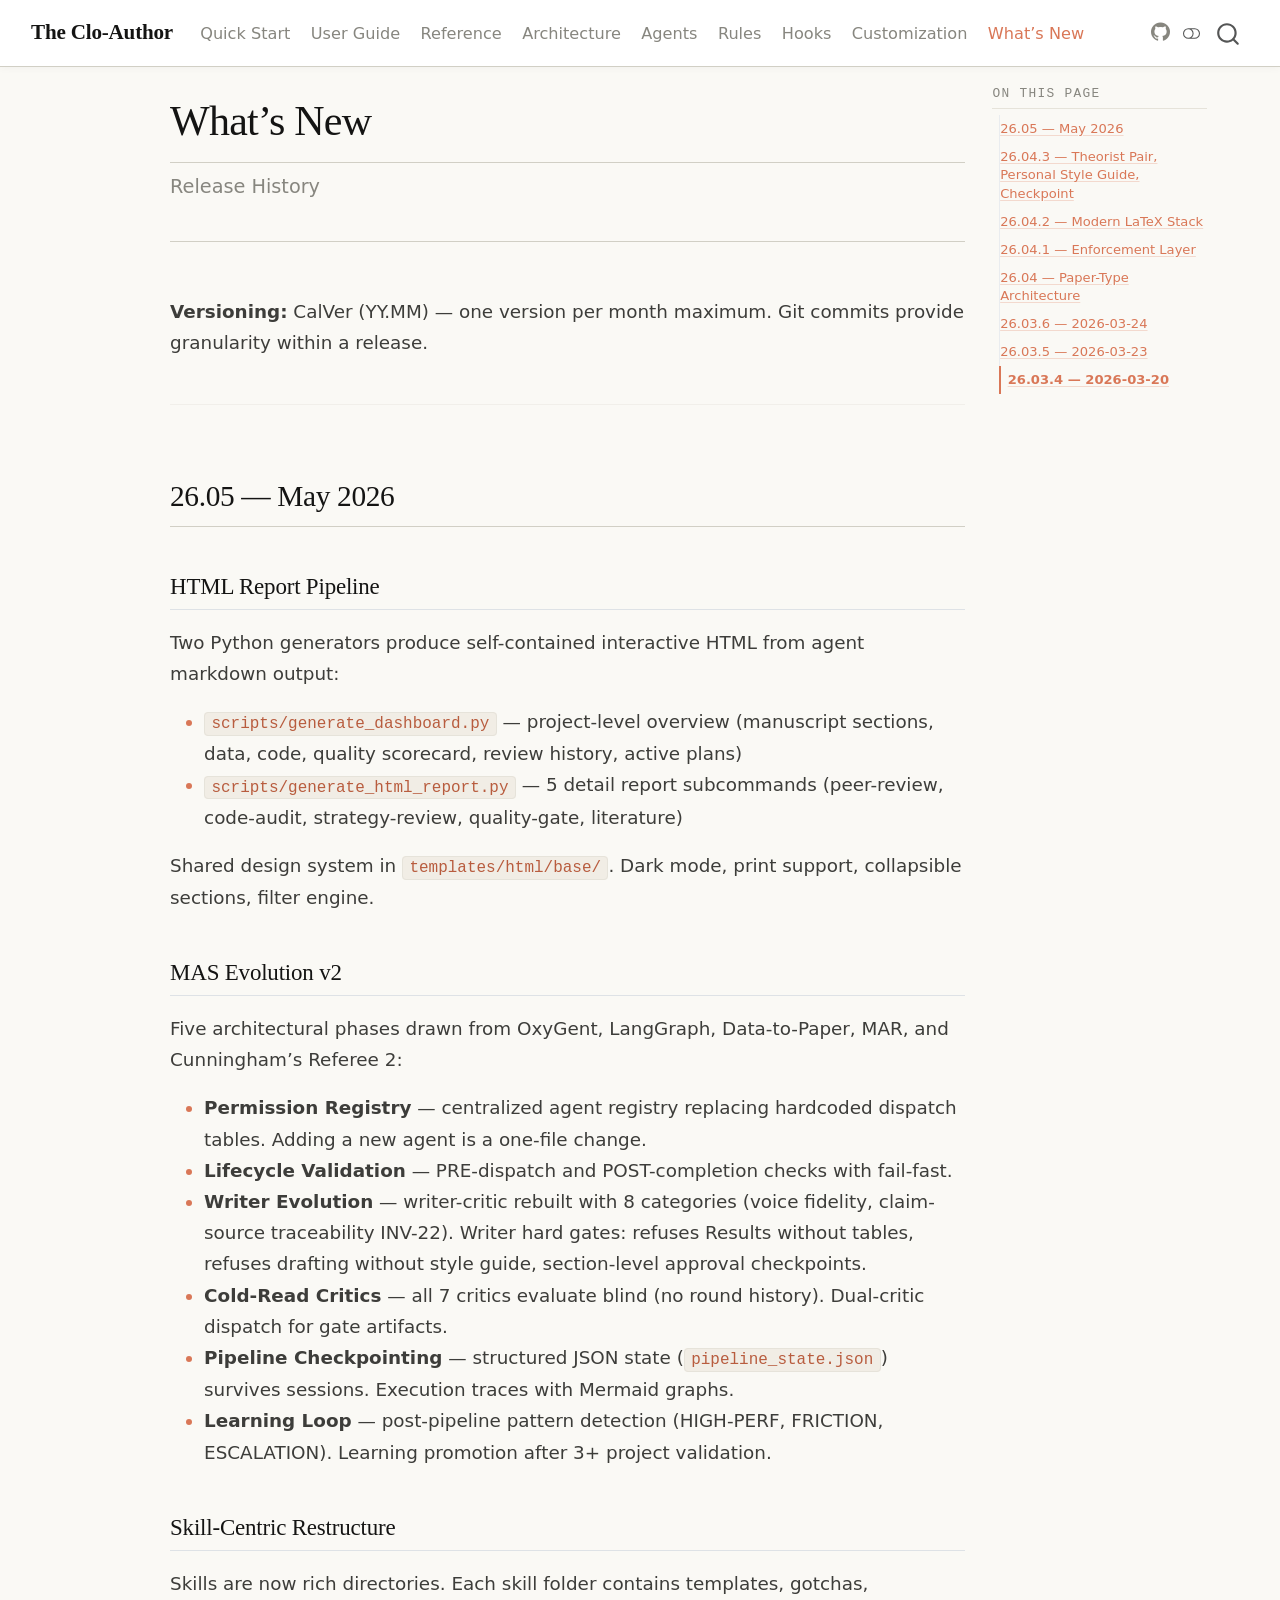
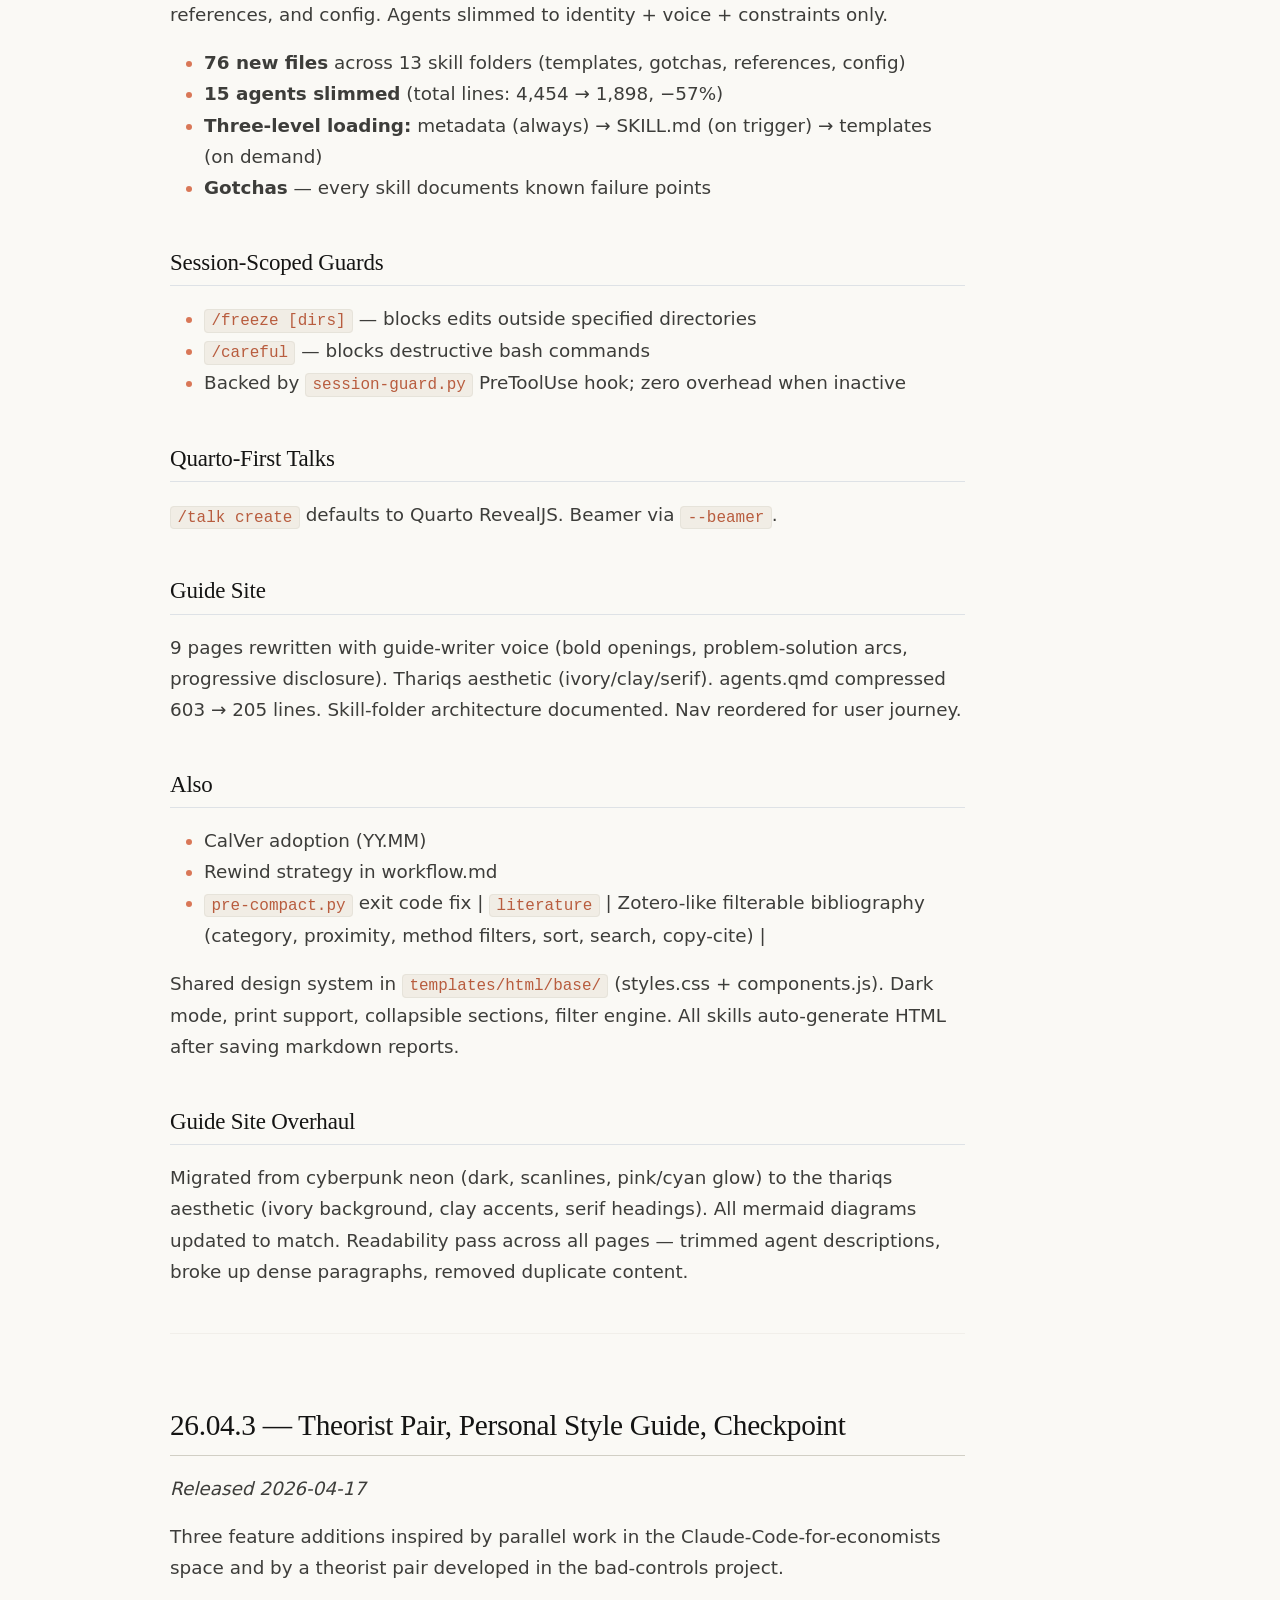
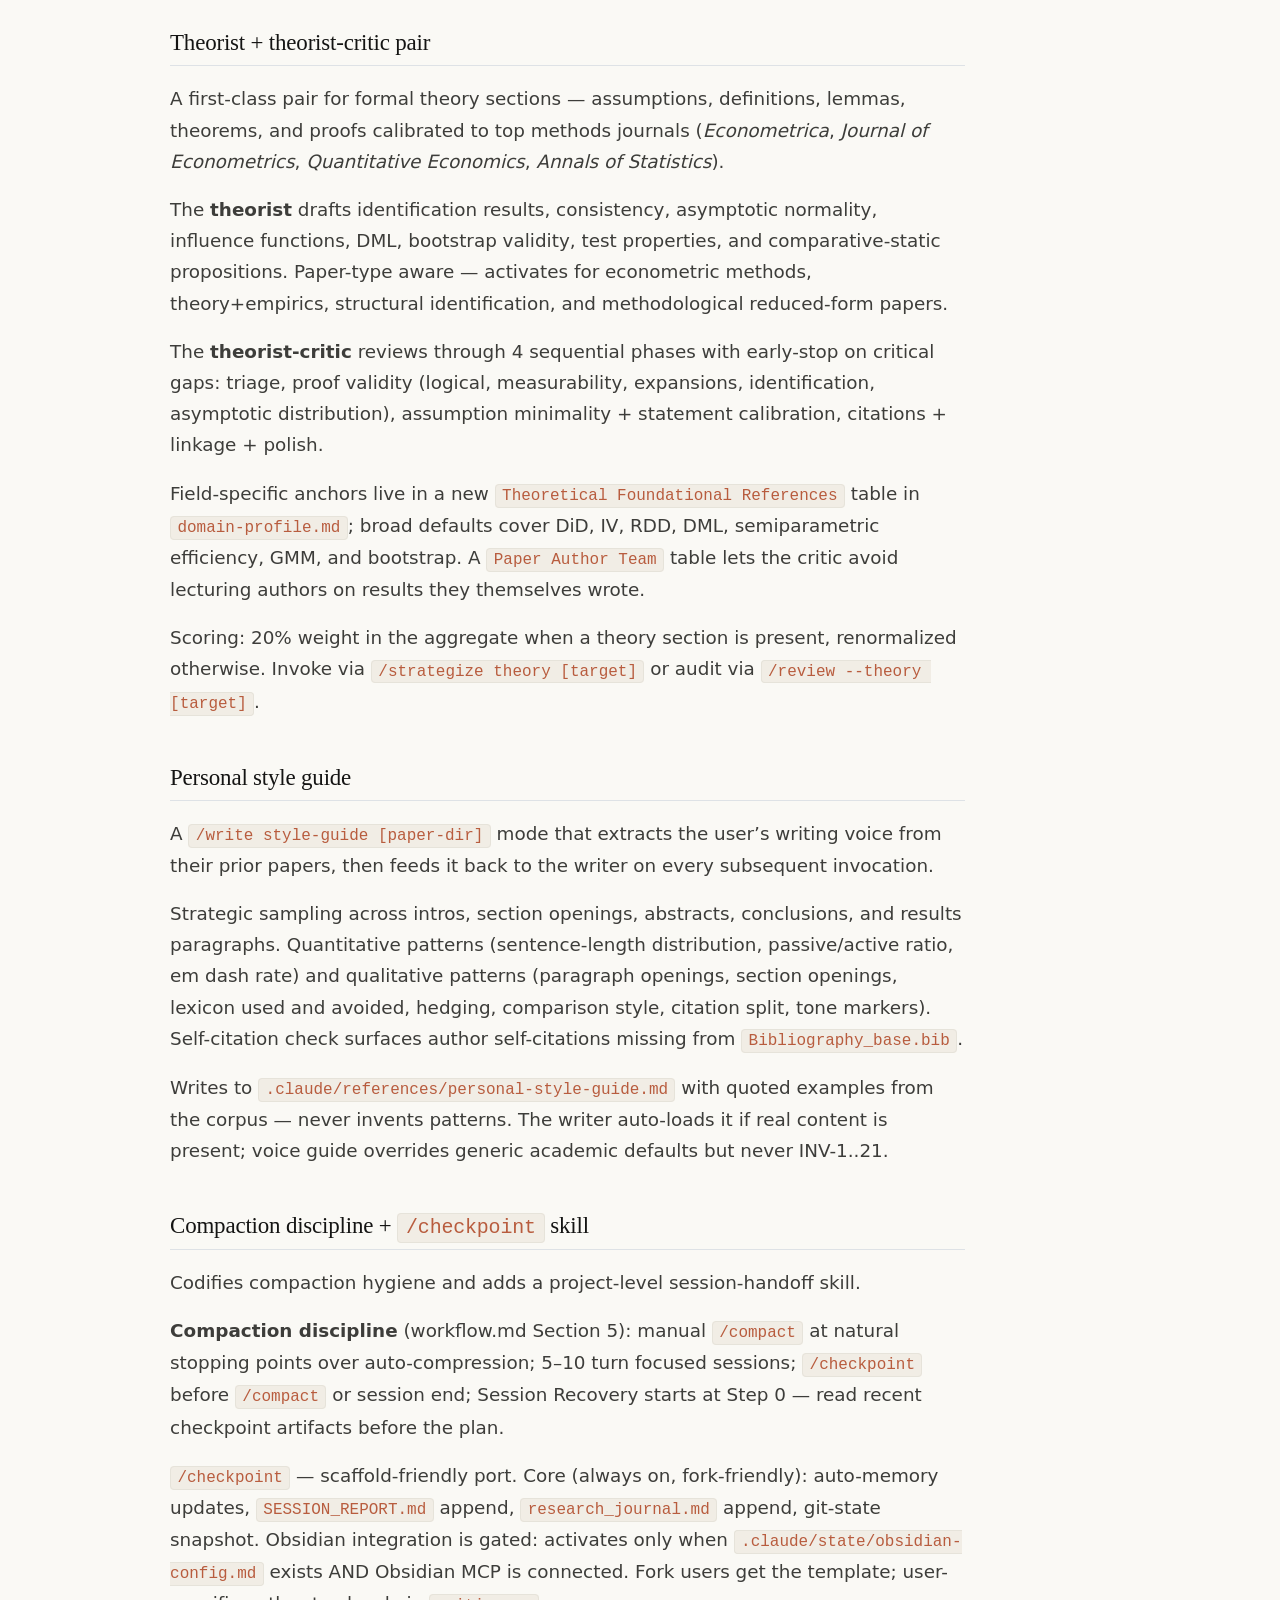
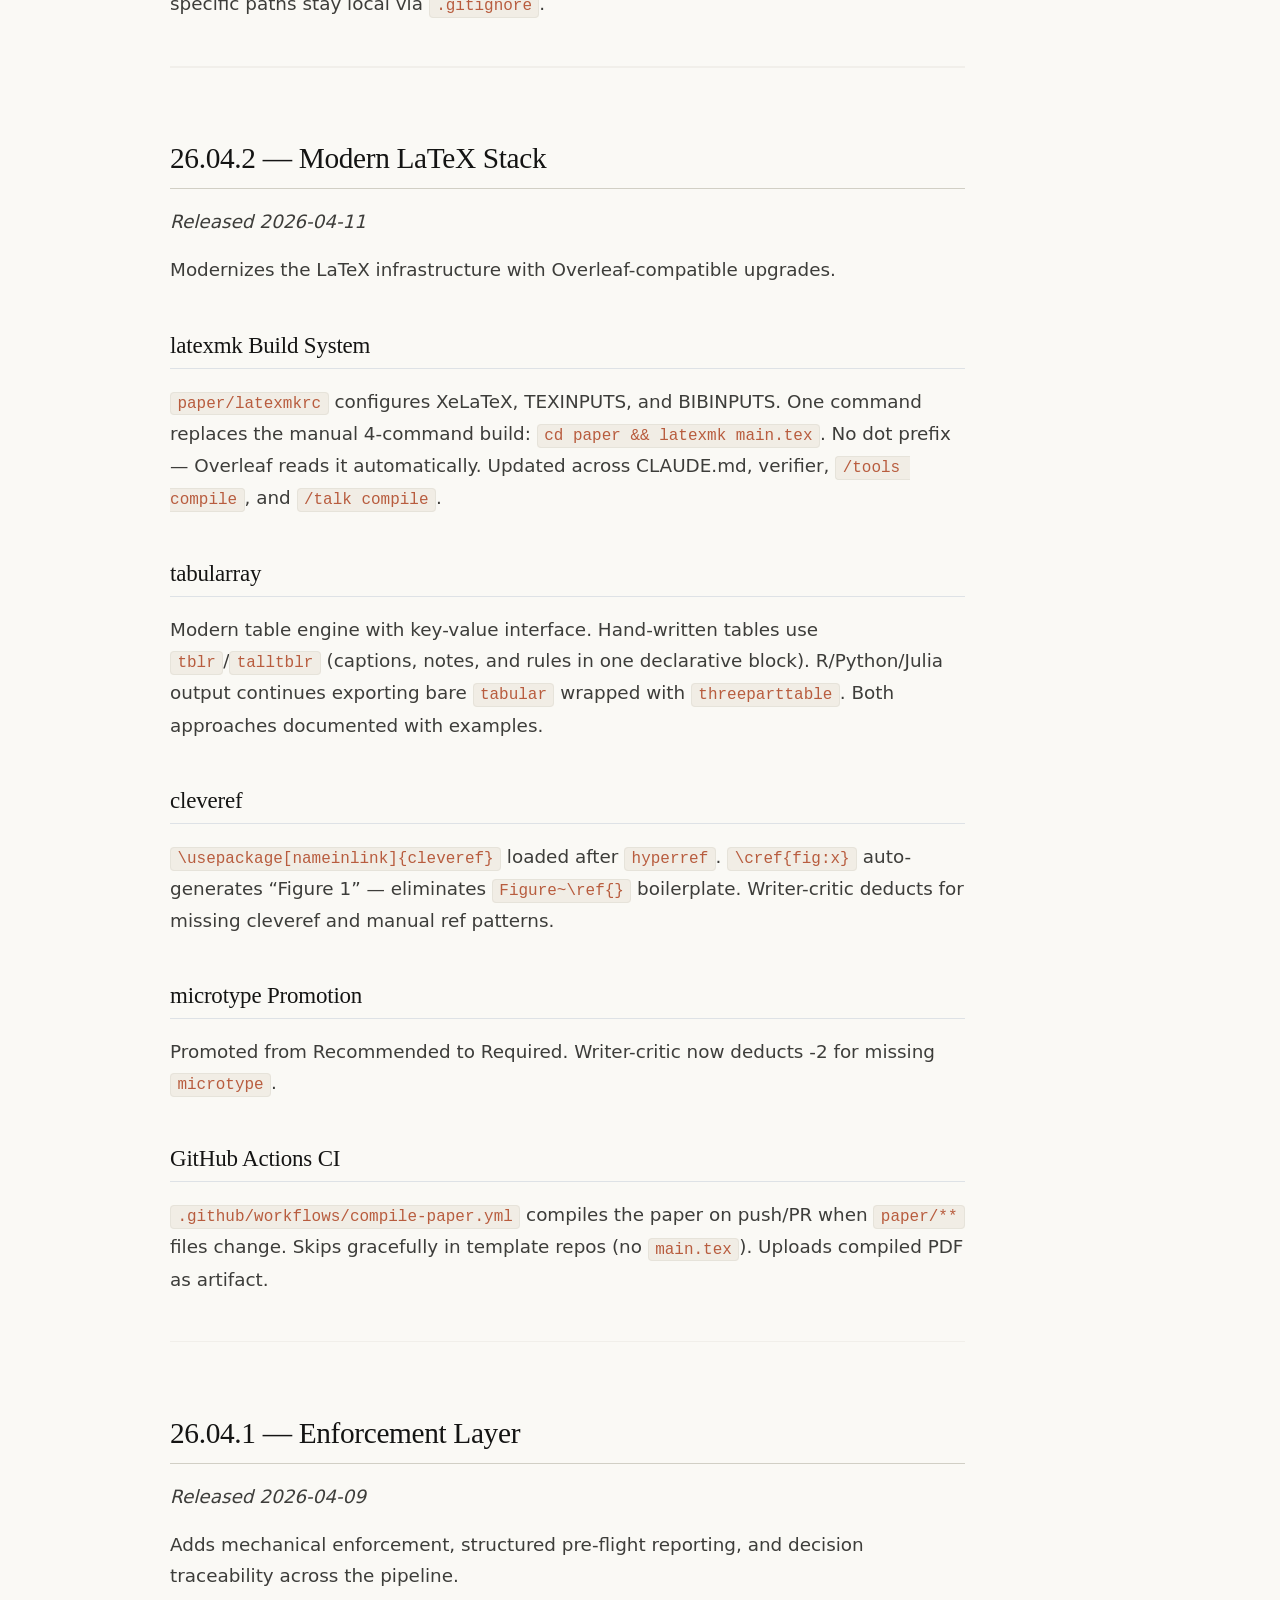
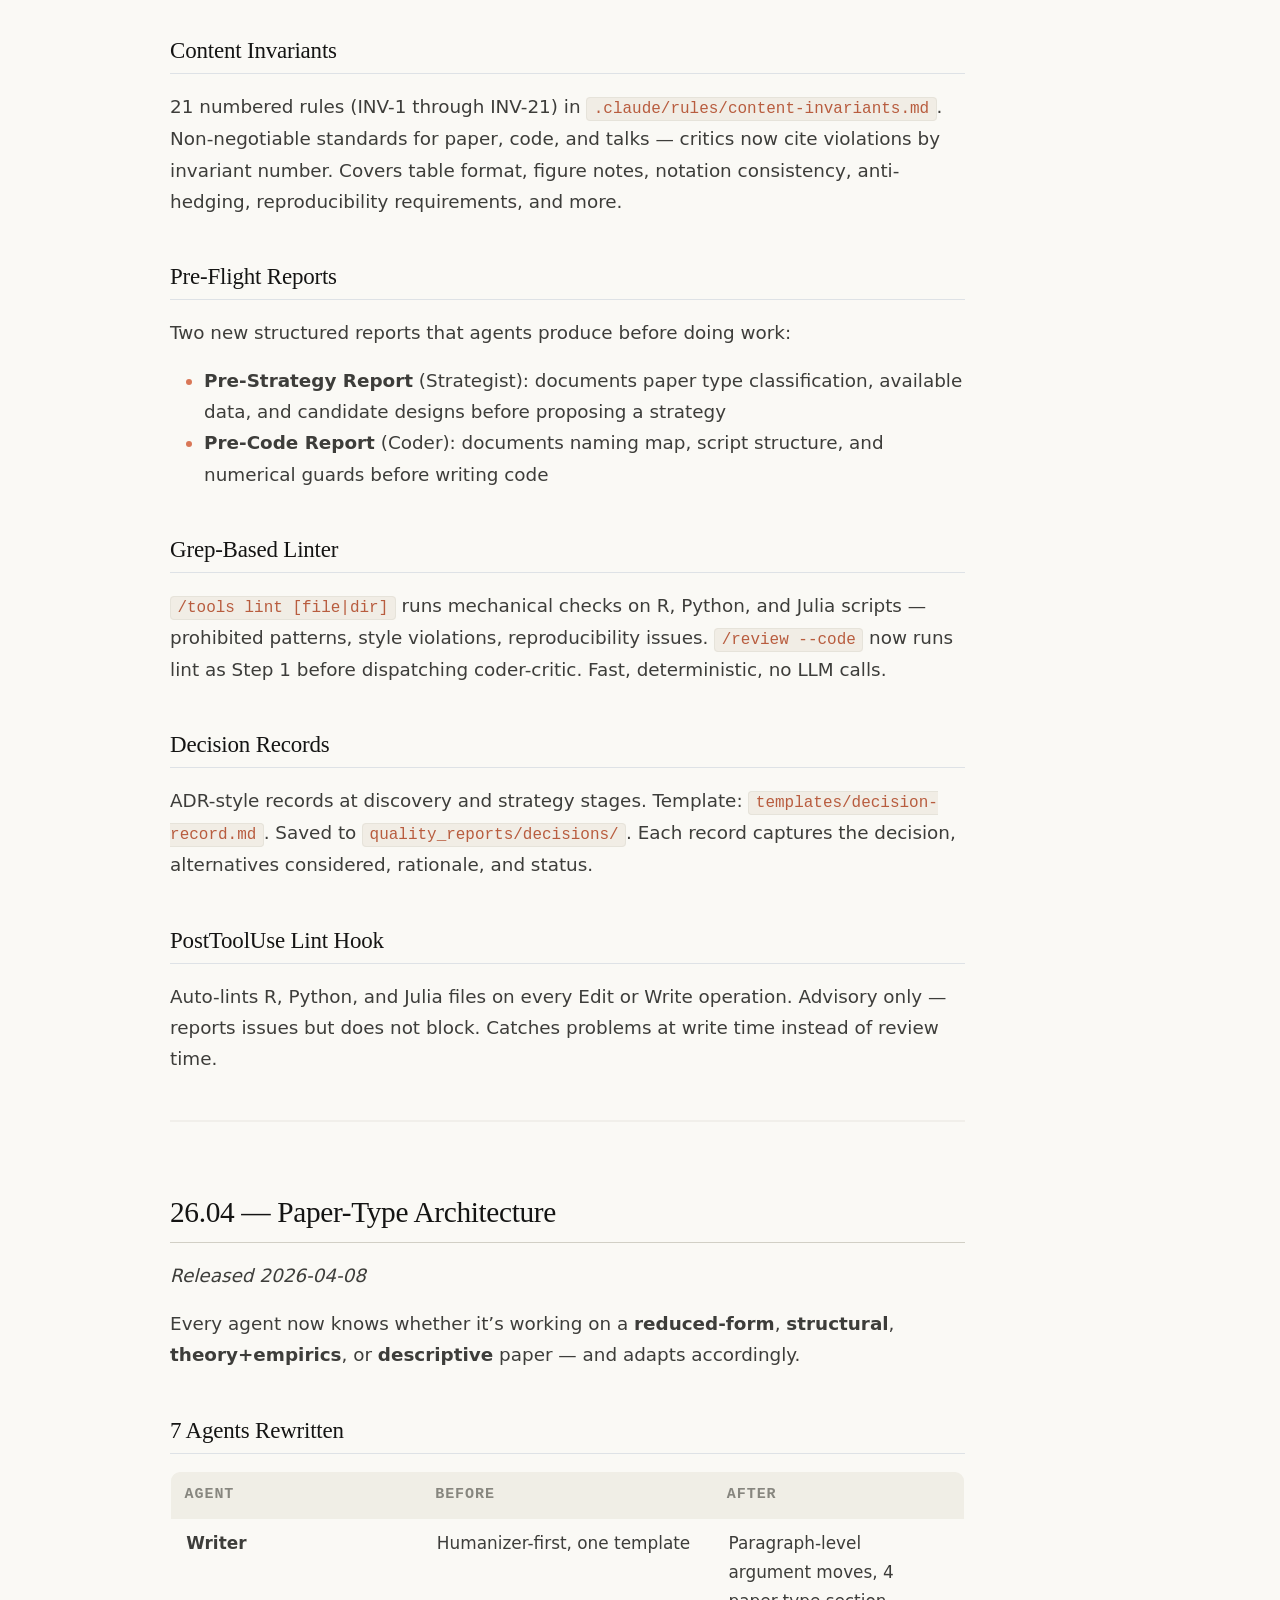
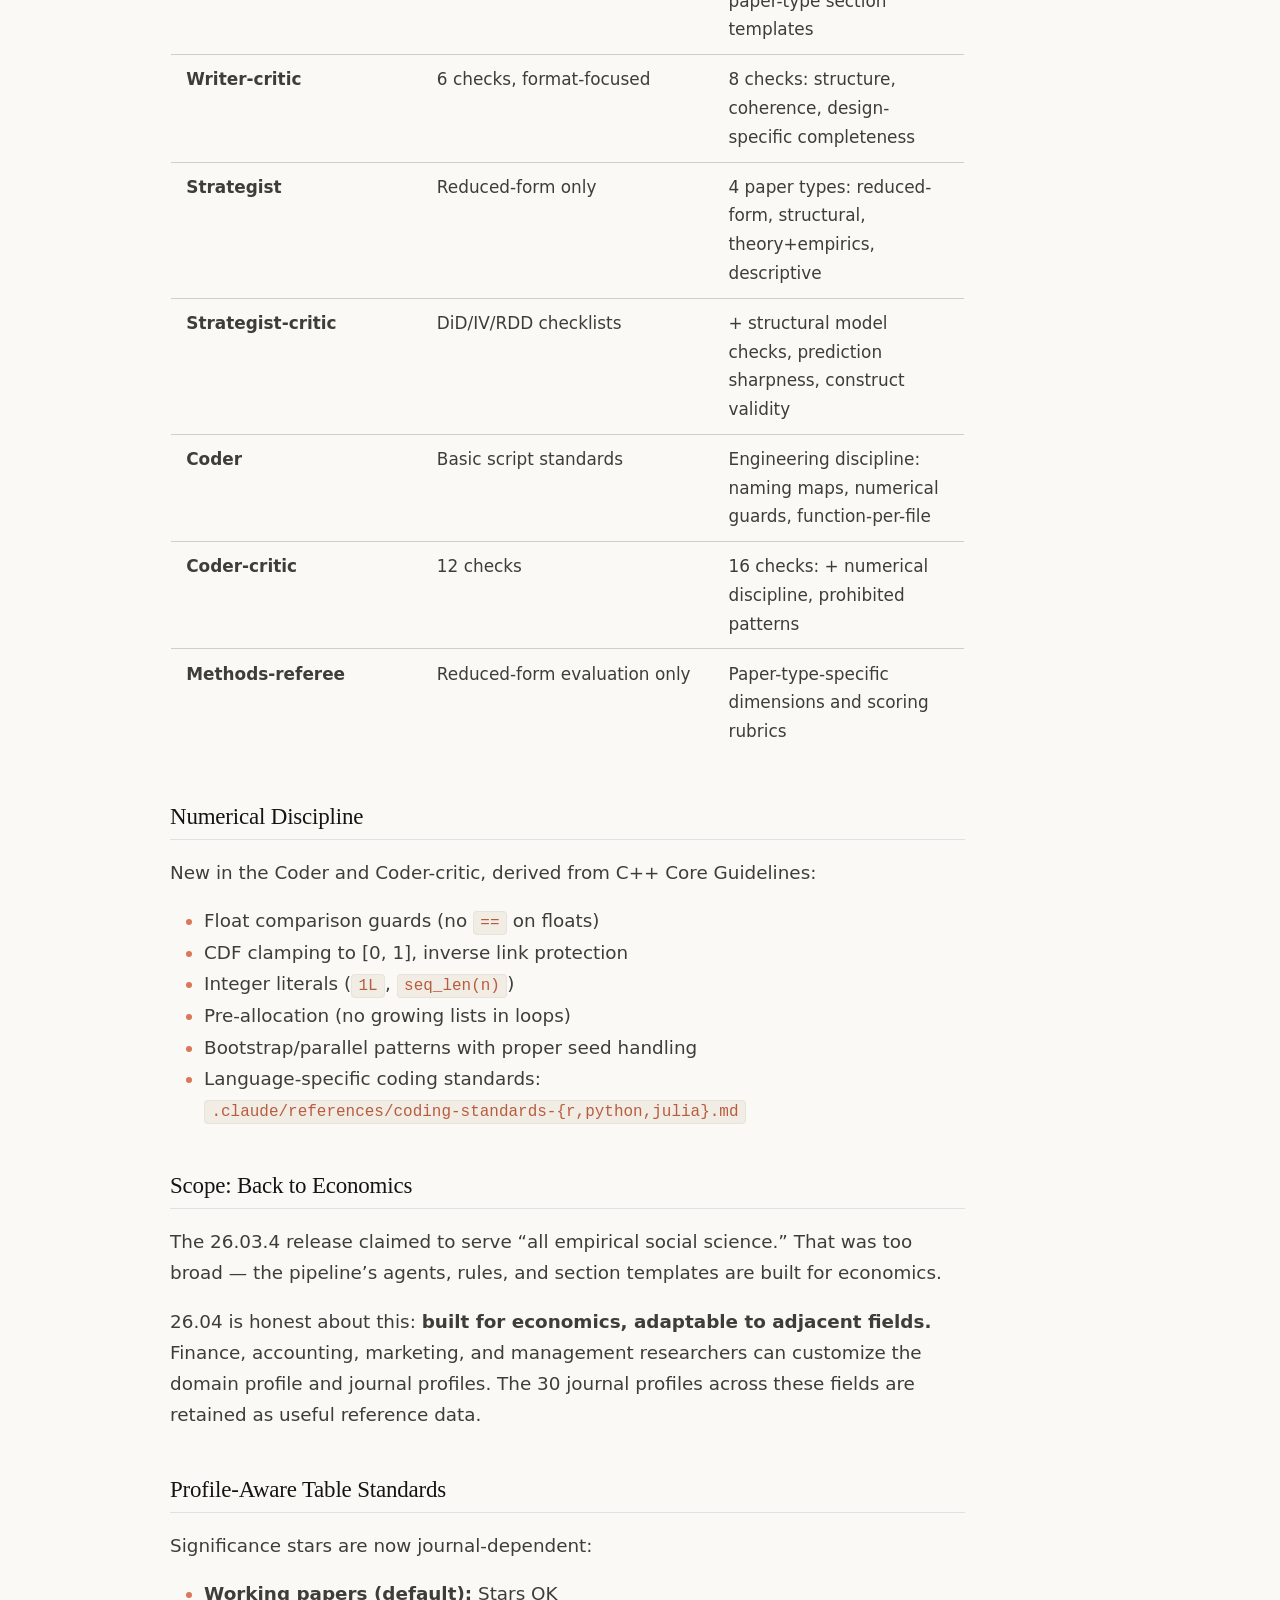
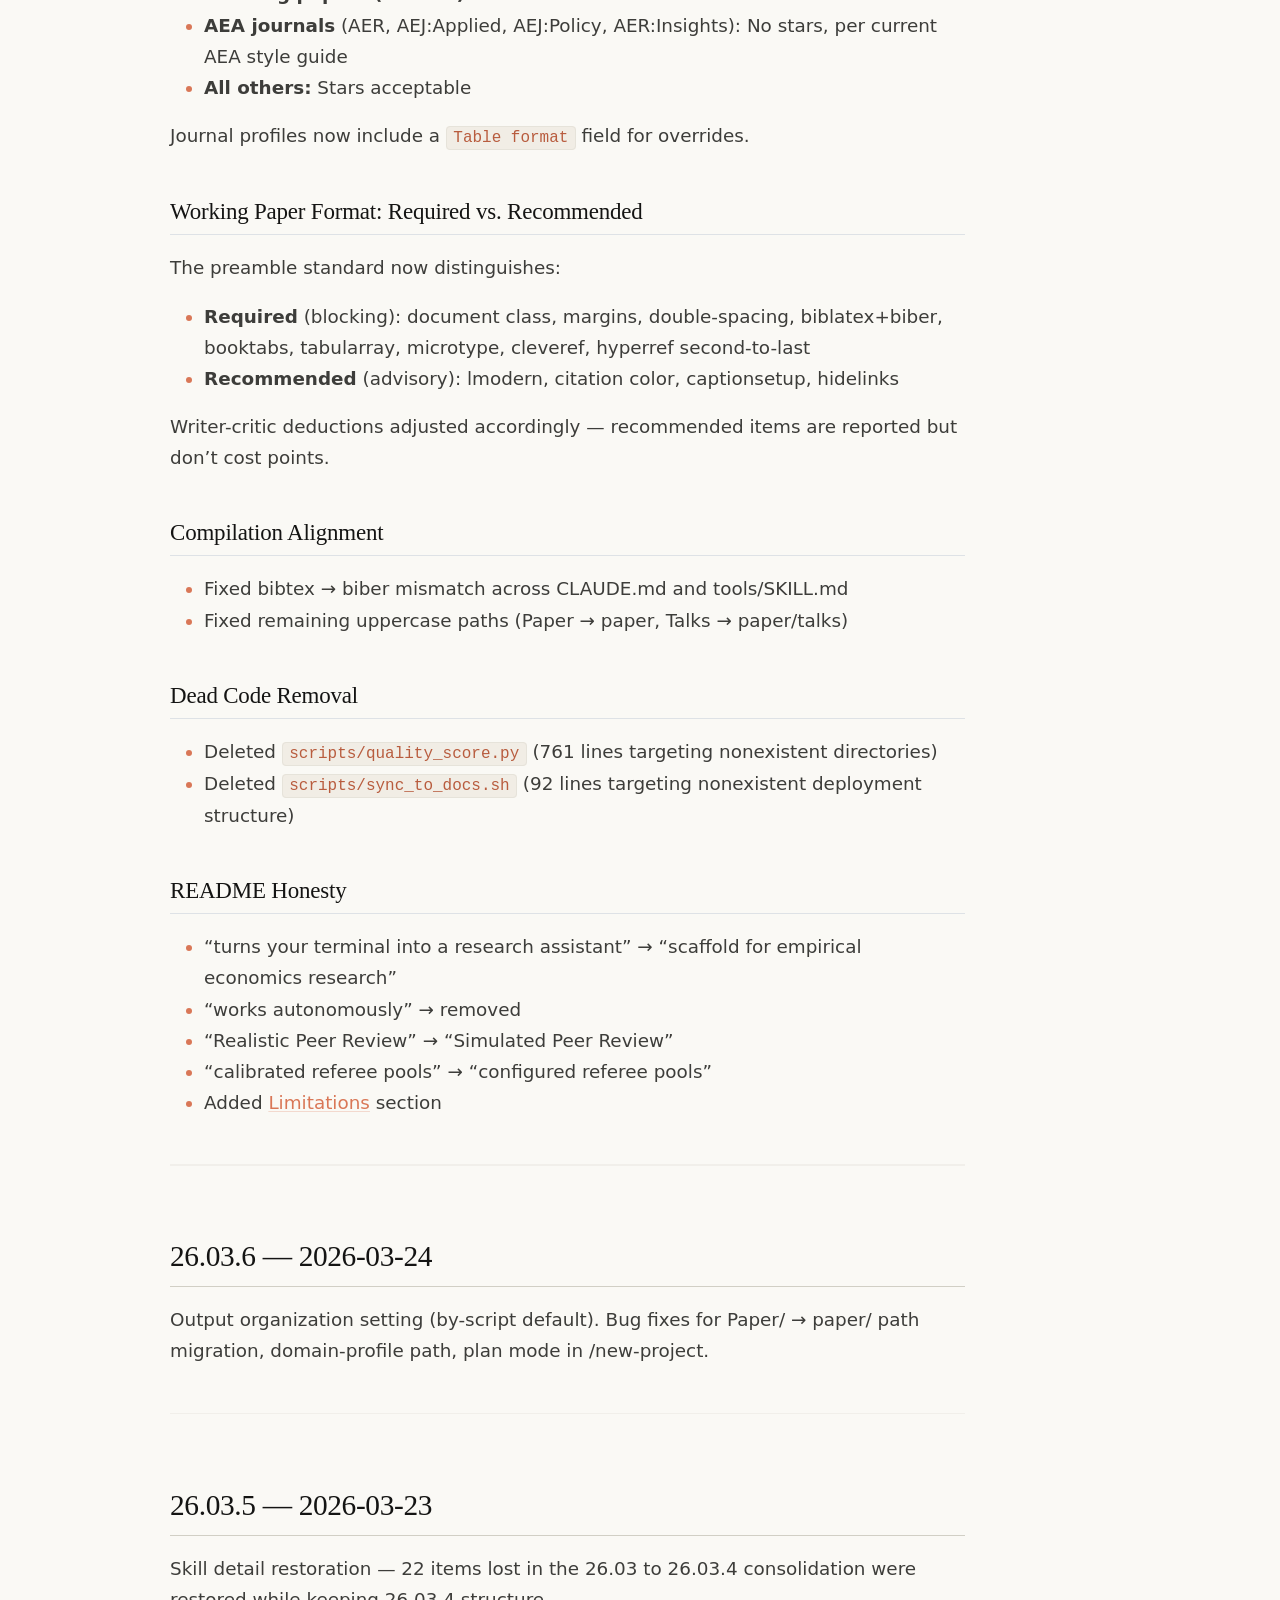
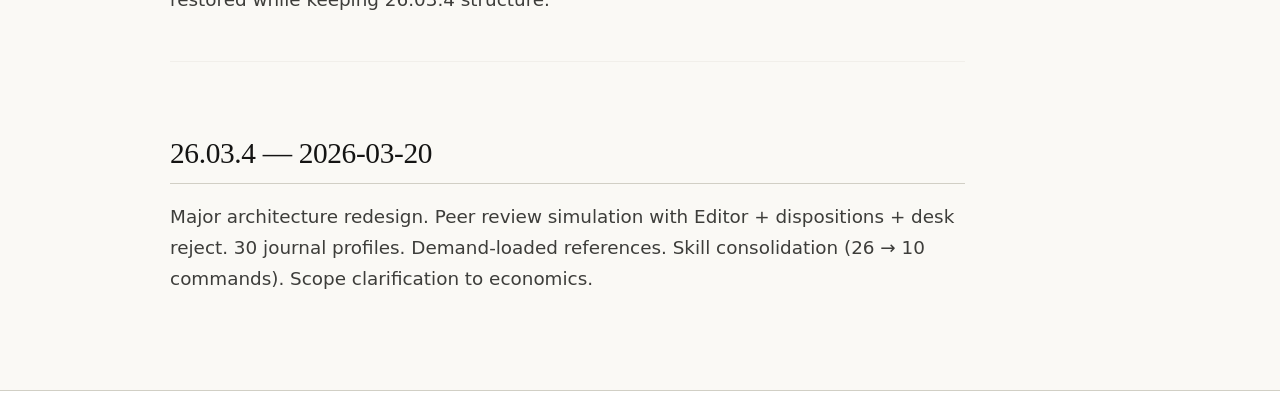
<file: docs/changelog.html>
<!DOCTYPE html>
<html xmlns="http://www.w3.org/1999/xhtml" lang="en" xml:lang="en"><head>

<meta charset="utf-8">
<meta name="generator" content="quarto-1.8.27">

<meta name="viewport" content="width=device-width, initial-scale=1.0, user-scalable=yes">


<title>What’s New – The Clo-Author</title>
<style>
code{white-space: pre-wrap;}
span.smallcaps{font-variant: small-caps;}
div.columns{display: flex; gap: min(4vw, 1.5em);}
div.column{flex: auto; overflow-x: auto;}
div.hanging-indent{margin-left: 1.5em; text-indent: -1.5em;}
ul.task-list{list-style: none;}
ul.task-list li input[type="checkbox"] {
  width: 0.8em;
  margin: 0 0.8em 0.2em -1em; /* quarto-specific, see https://github.com/quarto-dev/quarto-cli/issues/4556 */ 
  vertical-align: middle;
}
</style>


<script src="site_libs/quarto-nav/quarto-nav.js"></script>
<script src="site_libs/quarto-nav/headroom.min.js"></script>
<script src="site_libs/clipboard/clipboard.min.js"></script>
<script src="site_libs/quarto-search/autocomplete.umd.js"></script>
<script src="site_libs/quarto-search/fuse.min.js"></script>
<script src="site_libs/quarto-search/quarto-search.js"></script>
<meta name="quarto:offset" content="./">
<script src="site_libs/quarto-html/quarto.js" type="module"></script>
<script src="site_libs/quarto-html/tabsets/tabsets.js" type="module"></script>
<script src="site_libs/quarto-html/axe/axe-check.js" type="module"></script>
<script src="site_libs/quarto-html/popper.min.js"></script>
<script src="site_libs/quarto-html/tippy.umd.min.js"></script>
<script src="site_libs/quarto-html/anchor.min.js"></script>
<link href="site_libs/quarto-html/tippy.css" rel="stylesheet">
<link href="site_libs/quarto-html/quarto-syntax-highlighting-bb133401eb1928132202f6efeefbc5fe.css" rel="stylesheet" class="quarto-color-scheme" id="quarto-text-highlighting-styles">
<link href="site_libs/quarto-html/quarto-syntax-highlighting-dark-fdd259eaf9296a602f9f2594b91304b4.css" rel="stylesheet" class="quarto-color-scheme quarto-color-alternate" id="quarto-text-highlighting-styles">
<link href="site_libs/quarto-html/quarto-syntax-highlighting-bb133401eb1928132202f6efeefbc5fe.css" rel="stylesheet" class="quarto-color-scheme-extra" id="quarto-text-highlighting-styles">
<script src="site_libs/bootstrap/bootstrap.min.js"></script>
<link href="site_libs/bootstrap/bootstrap-icons.css" rel="stylesheet">
<link href="site_libs/bootstrap/bootstrap-45f38feec4c6d3ad185969c2b5aa4b3b.min.css" rel="stylesheet" append-hash="true" class="quarto-color-scheme" id="quarto-bootstrap" data-mode="light">
<link href="site_libs/bootstrap/bootstrap-dark-b9862f91d0a1d344de8539a32e8a5ff2.min.css" rel="stylesheet" append-hash="true" class="quarto-color-scheme quarto-color-alternate" id="quarto-bootstrap" data-mode="dark">
<link href="site_libs/bootstrap/bootstrap-45f38feec4c6d3ad185969c2b5aa4b3b.min.css" rel="stylesheet" append-hash="true" class="quarto-color-scheme-extra" id="quarto-bootstrap" data-mode="light">
<script id="quarto-search-options" type="application/json">{
  "location": "navbar",
  "copy-button": false,
  "collapse-after": 3,
  "panel-placement": "end",
  "type": "overlay",
  "limit": 50,
  "keyboard-shortcut": [
    "f",
    "/",
    "s"
  ],
  "show-item-context": false,
  "language": {
    "search-no-results-text": "No results",
    "search-matching-documents-text": "matching documents",
    "search-copy-link-title": "Copy link to search",
    "search-hide-matches-text": "Hide additional matches",
    "search-more-match-text": "more match in this document",
    "search-more-matches-text": "more matches in this document",
    "search-clear-button-title": "Clear",
    "search-text-placeholder": "",
    "search-detached-cancel-button-title": "Cancel",
    "search-submit-button-title": "Submit",
    "search-label": "Search"
  }
}</script>
<style>html{ scroll-behavior: smooth; }</style>


</head>

<body class="nav-fixed quarto-light"><script id="quarto-html-before-body" type="application/javascript">
    const toggleBodyColorMode = (bsSheetEl) => {
      const mode = bsSheetEl.getAttribute("data-mode");
      const bodyEl = window.document.querySelector("body");
      if (mode === "dark") {
        bodyEl.classList.add("quarto-dark");
        bodyEl.classList.remove("quarto-light");
      } else {
        bodyEl.classList.add("quarto-light");
        bodyEl.classList.remove("quarto-dark");
      }
    }
    const toggleBodyColorPrimary = () => {
      const bsSheetEl = window.document.querySelector("link#quarto-bootstrap:not([rel=disabled-stylesheet])");
      if (bsSheetEl) {
        toggleBodyColorMode(bsSheetEl);
      }
    }
    const setColorSchemeToggle = (alternate) => {
      const toggles = window.document.querySelectorAll('.quarto-color-scheme-toggle');
      for (let i=0; i < toggles.length; i++) {
        const toggle = toggles[i];
        if (toggle) {
          if (alternate) {
            toggle.classList.add("alternate");
          } else {
            toggle.classList.remove("alternate");
          }
        }
      }
    };
    const toggleColorMode = (alternate) => {
      // Switch the stylesheets
      const primaryStylesheets = window.document.querySelectorAll('link.quarto-color-scheme:not(.quarto-color-alternate)');
      const alternateStylesheets = window.document.querySelectorAll('link.quarto-color-scheme.quarto-color-alternate');
      manageTransitions('#quarto-margin-sidebar .nav-link', false);
      if (alternate) {
        // note: dark is layered on light, we don't disable primary!
        enableStylesheet(alternateStylesheets);
        for (const sheetNode of alternateStylesheets) {
          if (sheetNode.id === "quarto-bootstrap") {
            toggleBodyColorMode(sheetNode);
          }
        }
      } else {
        disableStylesheet(alternateStylesheets);
        enableStylesheet(primaryStylesheets)
        toggleBodyColorPrimary();
      }
      manageTransitions('#quarto-margin-sidebar .nav-link', true);
      // Switch the toggles
      setColorSchemeToggle(alternate)
      // Hack to workaround the fact that safari doesn't
      // properly recolor the scrollbar when toggling (#1455)
      if (navigator.userAgent.indexOf('Safari') > 0 && navigator.userAgent.indexOf('Chrome') == -1) {
        manageTransitions("body", false);
        window.scrollTo(0, 1);
        setTimeout(() => {
          window.scrollTo(0, 0);
          manageTransitions("body", true);
        }, 40);
      }
    }
    const disableStylesheet = (stylesheets) => {
      for (let i=0; i < stylesheets.length; i++) {
        const stylesheet = stylesheets[i];
        stylesheet.rel = 'disabled-stylesheet';
      }
    }
    const enableStylesheet = (stylesheets) => {
      for (let i=0; i < stylesheets.length; i++) {
        const stylesheet = stylesheets[i];
        if(stylesheet.rel !== 'stylesheet') { // for Chrome, which will still FOUC without this check
          stylesheet.rel = 'stylesheet';
        }
      }
    }
    const manageTransitions = (selector, allowTransitions) => {
      const els = window.document.querySelectorAll(selector);
      for (let i=0; i < els.length; i++) {
        const el = els[i];
        if (allowTransitions) {
          el.classList.remove('notransition');
        } else {
          el.classList.add('notransition');
        }
      }
    }
    const isFileUrl = () => {
      return window.location.protocol === 'file:';
    }
    const hasAlternateSentinel = () => {
      let styleSentinel = getColorSchemeSentinel();
      if (styleSentinel !== null) {
        return styleSentinel === "alternate";
      } else {
        return false;
      }
    }
    const setStyleSentinel = (alternate) => {
      const value = alternate ? "alternate" : "default";
      if (!isFileUrl()) {
        window.localStorage.setItem("quarto-color-scheme", value);
      } else {
        localAlternateSentinel = value;
      }
    }
    const getColorSchemeSentinel = () => {
      if (!isFileUrl()) {
        const storageValue = window.localStorage.getItem("quarto-color-scheme");
        return storageValue != null ? storageValue : localAlternateSentinel;
      } else {
        return localAlternateSentinel;
      }
    }
    const toggleGiscusIfUsed = (isAlternate, darkModeDefault) => {
      const baseTheme = document.querySelector('#giscus-base-theme')?.value ?? 'light';
      const alternateTheme = document.querySelector('#giscus-alt-theme')?.value ?? 'dark';
      let newTheme = '';
      if(authorPrefersDark) {
        newTheme = isAlternate ? baseTheme : alternateTheme;
      } else {
        newTheme = isAlternate ? alternateTheme : baseTheme;
      }
      const changeGiscusTheme = () => {
        // From: https://github.com/giscus/giscus/issues/336
        const sendMessage = (message) => {
          const iframe = document.querySelector('iframe.giscus-frame');
          if (!iframe) return;
          iframe.contentWindow.postMessage({ giscus: message }, 'https://giscus.app');
        }
        sendMessage({
          setConfig: {
            theme: newTheme
          }
        });
      }
      const isGiscussLoaded = window.document.querySelector('iframe.giscus-frame') !== null;
      if (isGiscussLoaded) {
        changeGiscusTheme();
      }
    };
    const authorPrefersDark = false;
    const darkModeDefault = authorPrefersDark;
      document.querySelector('link#quarto-text-highlighting-styles.quarto-color-scheme-extra').rel = 'disabled-stylesheet';
      document.querySelector('link#quarto-bootstrap.quarto-color-scheme-extra').rel = 'disabled-stylesheet';
    let localAlternateSentinel = darkModeDefault ? 'alternate' : 'default';
    // Dark / light mode switch
    window.quartoToggleColorScheme = () => {
      // Read the current dark / light value
      let toAlternate = !hasAlternateSentinel();
      toggleColorMode(toAlternate);
      setStyleSentinel(toAlternate);
      toggleGiscusIfUsed(toAlternate, darkModeDefault);
      window.dispatchEvent(new Event('resize'));
    };
    // Switch to dark mode if need be
    if (hasAlternateSentinel()) {
      toggleColorMode(true);
    } else {
      toggleColorMode(false);
    }
  </script>

<div id="quarto-search-results"></div>
  <header id="quarto-header" class="headroom fixed-top">
    <nav class="navbar navbar-expand-lg " data-bs-theme="dark">
      <div class="navbar-container container-fluid">
      <div class="navbar-brand-container mx-auto">
    <a class="navbar-brand" href="./index.html">
    <span class="navbar-title">The Clo-Author</span>
    </a>
  </div>
            <div id="quarto-search" class="" title="Search"></div>
          <button class="navbar-toggler" type="button" data-bs-toggle="collapse" data-bs-target="#navbarCollapse" aria-controls="navbarCollapse" role="menu" aria-expanded="false" aria-label="Toggle navigation" onclick="if (window.quartoToggleHeadroom) { window.quartoToggleHeadroom(); }">
  <span class="navbar-toggler-icon"></span>
</button>
          <div class="collapse navbar-collapse" id="navbarCollapse">
            <ul class="navbar-nav navbar-nav-scroll me-auto">
  <li class="nav-item">
    <a class="nav-link" href="./index.html"> 
<span class="menu-text">Quick Start</span></a>
  </li>  
  <li class="nav-item">
    <a class="nav-link" href="./user-guide.html"> 
<span class="menu-text">User Guide</span></a>
  </li>  
  <li class="nav-item">
    <a class="nav-link" href="./reference.html"> 
<span class="menu-text">Reference</span></a>
  </li>  
  <li class="nav-item">
    <a class="nav-link" href="./architecture.html"> 
<span class="menu-text">Architecture</span></a>
  </li>  
  <li class="nav-item">
    <a class="nav-link" href="./agents.html"> 
<span class="menu-text">Agents</span></a>
  </li>  
  <li class="nav-item">
    <a class="nav-link" href="./rules.html"> 
<span class="menu-text">Rules</span></a>
  </li>  
  <li class="nav-item">
    <a class="nav-link" href="./hooks.html"> 
<span class="menu-text">Hooks</span></a>
  </li>  
  <li class="nav-item">
    <a class="nav-link" href="./customization.html"> 
<span class="menu-text">Customization</span></a>
  </li>  
  <li class="nav-item">
    <a class="nav-link active" href="./changelog.html" aria-current="page"> 
<span class="menu-text">What’s New</span></a>
  </li>  
</ul>
            <ul class="navbar-nav navbar-nav-scroll ms-auto">
  <li class="nav-item compact">
    <a class="nav-link" href="https://github.com/hugosantanna/clo-author"> <i class="bi bi-github" role="img">
</i> 
<span class="menu-text"></span></a>
  </li>  
</ul>
          </div> <!-- /navcollapse -->
            <div class="quarto-navbar-tools">
  <a href="" class="quarto-color-scheme-toggle quarto-navigation-tool  px-1" onclick="window.quartoToggleColorScheme(); return false;" title="Toggle dark mode"><i class="bi"></i></a>
</div>
      </div> <!-- /container-fluid -->
    </nav>
</header>
<!-- content -->
<div id="quarto-content" class="quarto-container page-columns page-rows-contents page-layout-article page-navbar">
<!-- sidebar -->
<!-- margin-sidebar -->
    <div id="quarto-margin-sidebar" class="sidebar margin-sidebar">
        <nav id="TOC" role="doc-toc" class="toc-active">
    <h2 id="toc-title">On this page</h2>
   
  <ul>
  <li><a href="#r2605" id="toc-r2605" class="nav-link active" data-scroll-target="#r2605">26.05 — May 2026</a>
  <ul class="collapse">
  <li><a href="#html-report-pipeline" id="toc-html-report-pipeline" class="nav-link" data-scroll-target="#html-report-pipeline">HTML Report Pipeline</a></li>
  <li><a href="#mas-evolution-v2" id="toc-mas-evolution-v2" class="nav-link" data-scroll-target="#mas-evolution-v2">MAS Evolution v2</a></li>
  <li><a href="#skill-centric-restructure" id="toc-skill-centric-restructure" class="nav-link" data-scroll-target="#skill-centric-restructure">Skill-Centric Restructure</a></li>
  <li><a href="#session-scoped-guards" id="toc-session-scoped-guards" class="nav-link" data-scroll-target="#session-scoped-guards">Session-Scoped Guards</a></li>
  <li><a href="#quarto-first-talks" id="toc-quarto-first-talks" class="nav-link" data-scroll-target="#quarto-first-talks">Quarto-First Talks</a></li>
  <li><a href="#guide-site" id="toc-guide-site" class="nav-link" data-scroll-target="#guide-site">Guide Site</a></li>
  <li><a href="#also" id="toc-also" class="nav-link" data-scroll-target="#also">Also</a></li>
  <li><a href="#guide-site-overhaul" id="toc-guide-site-overhaul" class="nav-link" data-scroll-target="#guide-site-overhaul">Guide Site Overhaul</a></li>
  </ul></li>
  <li><a href="#r260403" id="toc-r260403" class="nav-link" data-scroll-target="#r260403">26.04.3 — Theorist Pair, Personal Style Guide, Checkpoint</a>
  <ul class="collapse">
  <li><a href="#theorist-theorist-critic-pair" id="toc-theorist-theorist-critic-pair" class="nav-link" data-scroll-target="#theorist-theorist-critic-pair">Theorist + theorist-critic pair</a></li>
  <li><a href="#personal-style-guide" id="toc-personal-style-guide" class="nav-link" data-scroll-target="#personal-style-guide">Personal style guide</a></li>
  <li><a href="#compaction-discipline-checkpoint-skill" id="toc-compaction-discipline-checkpoint-skill" class="nav-link" data-scroll-target="#compaction-discipline-checkpoint-skill">Compaction discipline + <code>/checkpoint</code> skill</a></li>
  </ul></li>
  <li><a href="#r260402" id="toc-r260402" class="nav-link" data-scroll-target="#r260402">26.04.2 — Modern LaTeX Stack</a>
  <ul class="collapse">
  <li><a href="#latexmk-build-system" id="toc-latexmk-build-system" class="nav-link" data-scroll-target="#latexmk-build-system">latexmk Build System</a></li>
  <li><a href="#tabularray" id="toc-tabularray" class="nav-link" data-scroll-target="#tabularray">tabularray</a></li>
  <li><a href="#cleveref" id="toc-cleveref" class="nav-link" data-scroll-target="#cleveref">cleveref</a></li>
  <li><a href="#microtype-promotion" id="toc-microtype-promotion" class="nav-link" data-scroll-target="#microtype-promotion">microtype Promotion</a></li>
  <li><a href="#github-actions-ci" id="toc-github-actions-ci" class="nav-link" data-scroll-target="#github-actions-ci">GitHub Actions CI</a></li>
  </ul></li>
  <li><a href="#r260401" id="toc-r260401" class="nav-link" data-scroll-target="#r260401">26.04.1 — Enforcement Layer</a>
  <ul class="collapse">
  <li><a href="#content-invariants" id="toc-content-invariants" class="nav-link" data-scroll-target="#content-invariants">Content Invariants</a></li>
  <li><a href="#pre-flight-reports" id="toc-pre-flight-reports" class="nav-link" data-scroll-target="#pre-flight-reports">Pre-Flight Reports</a></li>
  <li><a href="#grep-based-linter" id="toc-grep-based-linter" class="nav-link" data-scroll-target="#grep-based-linter">Grep-Based Linter</a></li>
  <li><a href="#decision-records" id="toc-decision-records" class="nav-link" data-scroll-target="#decision-records">Decision Records</a></li>
  <li><a href="#posttooluse-lint-hook" id="toc-posttooluse-lint-hook" class="nav-link" data-scroll-target="#posttooluse-lint-hook">PostToolUse Lint Hook</a></li>
  </ul></li>
  <li><a href="#r2604" id="toc-r2604" class="nav-link" data-scroll-target="#r2604">26.04 — Paper-Type Architecture</a>
  <ul class="collapse">
  <li><a href="#agents-rewritten" id="toc-agents-rewritten" class="nav-link" data-scroll-target="#agents-rewritten">7 Agents Rewritten</a></li>
  <li><a href="#numerical-discipline" id="toc-numerical-discipline" class="nav-link" data-scroll-target="#numerical-discipline">Numerical Discipline</a></li>
  <li><a href="#scope-back-to-economics" id="toc-scope-back-to-economics" class="nav-link" data-scroll-target="#scope-back-to-economics">Scope: Back to Economics</a></li>
  <li><a href="#profile-aware-table-standards" id="toc-profile-aware-table-standards" class="nav-link" data-scroll-target="#profile-aware-table-standards">Profile-Aware Table Standards</a></li>
  <li><a href="#working-paper-format-required-vs.-recommended" id="toc-working-paper-format-required-vs.-recommended" class="nav-link" data-scroll-target="#working-paper-format-required-vs.-recommended">Working Paper Format: Required vs.&nbsp;Recommended</a></li>
  <li><a href="#compilation-alignment" id="toc-compilation-alignment" class="nav-link" data-scroll-target="#compilation-alignment">Compilation Alignment</a></li>
  <li><a href="#dead-code-removal" id="toc-dead-code-removal" class="nav-link" data-scroll-target="#dead-code-removal">Dead Code Removal</a></li>
  <li><a href="#readme-honesty" id="toc-readme-honesty" class="nav-link" data-scroll-target="#readme-honesty">README Honesty</a></li>
  </ul></li>
  <li><a href="#section" id="toc-section" class="nav-link" data-scroll-target="#section">26.03.6 — 2026-03-24</a></li>
  <li><a href="#section-1" id="toc-section-1" class="nav-link" data-scroll-target="#section-1">26.03.5 — 2026-03-23</a></li>
  <li><a href="#section-2" id="toc-section-2" class="nav-link" data-scroll-target="#section-2">26.03.4 — 2026-03-20</a></li>
  </ul>
</nav>
    </div>
<!-- main -->
<main class="content" id="quarto-document-content">


<header id="title-block-header" class="quarto-title-block default">
<div class="quarto-title">
<h1 class="title">What’s New</h1>
<p class="subtitle lead">Release History</p>
</div>



<div class="quarto-title-meta">

    
  
    
  </div>
  


</header>


<p><strong>Versioning:</strong> CalVer (YY.MM) — one version per month maximum. Git commits provide granularity within a release.</p>
<hr>
<section id="r2605" class="level1">
<h1>26.05 — May 2026</h1>
<section id="html-report-pipeline" class="level2">
<h2 class="anchored" data-anchor-id="html-report-pipeline">HTML Report Pipeline</h2>
<p>Two Python generators produce self-contained interactive HTML from agent markdown output:</p>
<ul>
<li><strong><code>scripts/generate_dashboard.py</code></strong> — project-level overview (manuscript sections, data, code, quality scorecard, review history, active plans)</li>
<li><strong><code>scripts/generate_html_report.py</code></strong> — 5 detail report subcommands (peer-review, code-audit, strategy-review, quality-gate, literature)</li>
</ul>
<p>Shared design system in <code>templates/html/base/</code>. Dark mode, print support, collapsible sections, filter engine.</p>
</section>
<section id="mas-evolution-v2" class="level2">
<h2 class="anchored" data-anchor-id="mas-evolution-v2">MAS Evolution v2</h2>
<p>Five architectural phases drawn from OxyGent, LangGraph, Data-to-Paper, MAR, and Cunningham’s Referee 2:</p>
<ul>
<li><strong>Permission Registry</strong> — centralized agent registry replacing hardcoded dispatch tables. Adding a new agent is a one-file change.</li>
<li><strong>Lifecycle Validation</strong> — PRE-dispatch and POST-completion checks with fail-fast.</li>
<li><strong>Writer Evolution</strong> — writer-critic rebuilt with 8 categories (voice fidelity, claim-source traceability INV-22). Writer hard gates: refuses Results without tables, refuses drafting without style guide, section-level approval checkpoints.</li>
<li><strong>Cold-Read Critics</strong> — all 7 critics evaluate blind (no round history). Dual-critic dispatch for gate artifacts.</li>
<li><strong>Pipeline Checkpointing</strong> — structured JSON state (<code>pipeline_state.json</code>) survives sessions. Execution traces with Mermaid graphs.</li>
<li><strong>Learning Loop</strong> — post-pipeline pattern detection (HIGH-PERF, FRICTION, ESCALATION). Learning promotion after 3+ project validation.</li>
</ul>
</section>
<section id="skill-centric-restructure" class="level2">
<h2 class="anchored" data-anchor-id="skill-centric-restructure">Skill-Centric Restructure</h2>
<p>Skills are now rich directories. Each skill folder contains templates, gotchas, references, and config. Agents slimmed to identity + voice + constraints only.</p>
<ul>
<li><strong>76 new files</strong> across 13 skill folders (templates, gotchas, references, config)</li>
<li><strong>15 agents slimmed</strong> (total lines: 4,454 → 1,898, −57%)</li>
<li><strong>Three-level loading:</strong> metadata (always) → SKILL.md (on trigger) → templates (on demand)</li>
<li><strong>Gotchas</strong> — every skill documents known failure points</li>
</ul>
</section>
<section id="session-scoped-guards" class="level2">
<h2 class="anchored" data-anchor-id="session-scoped-guards">Session-Scoped Guards</h2>
<ul>
<li><code>/freeze [dirs]</code> — blocks edits outside specified directories</li>
<li><code>/careful</code> — blocks destructive bash commands</li>
<li>Backed by <code>session-guard.py</code> PreToolUse hook; zero overhead when inactive</li>
</ul>
</section>
<section id="quarto-first-talks" class="level2">
<h2 class="anchored" data-anchor-id="quarto-first-talks">Quarto-First Talks</h2>
<p><code>/talk create</code> defaults to Quarto RevealJS. Beamer via <code>--beamer</code>.</p>
</section>
<section id="guide-site" class="level2">
<h2 class="anchored" data-anchor-id="guide-site">Guide Site</h2>
<p>9 pages rewritten with guide-writer voice (bold openings, problem-solution arcs, progressive disclosure). Thariqs aesthetic (ivory/clay/serif). agents.qmd compressed 603 → 205 lines. Skill-folder architecture documented. Nav reordered for user journey.</p>
</section>
<section id="also" class="level2">
<h2 class="anchored" data-anchor-id="also">Also</h2>
<ul>
<li>CalVer adoption (YY.MM)</li>
<li>Rewind strategy in workflow.md</li>
<li><code>pre-compact.py</code> exit code fix | <code>literature</code> | Zotero-like filterable bibliography (category, proximity, method filters, sort, search, copy-cite) |</li>
</ul>
<p>Shared design system in <code>templates/html/base/</code> (styles.css + components.js). Dark mode, print support, collapsible sections, filter engine. All skills auto-generate HTML after saving markdown reports.</p>
</section>
<section id="guide-site-overhaul" class="level2">
<h2 class="anchored" data-anchor-id="guide-site-overhaul">Guide Site Overhaul</h2>
<p>Migrated from cyberpunk neon (dark, scanlines, pink/cyan glow) to the thariqs aesthetic (ivory background, clay accents, serif headings). All mermaid diagrams updated to match. Readability pass across all pages — trimmed agent descriptions, broke up dense paragraphs, removed duplicate content.</p>
<hr>
</section>
</section>
<section id="r260403" class="level1">
<h1>26.04.3 — Theorist Pair, Personal Style Guide, Checkpoint</h1>
<p><em>Released 2026-04-17</em></p>
<p>Three feature additions inspired by parallel work in the Claude-Code-for-economists space and by a theorist pair developed in the bad-controls project.</p>
<section id="theorist-theorist-critic-pair" class="level2">
<h2 class="anchored" data-anchor-id="theorist-theorist-critic-pair">Theorist + theorist-critic pair</h2>
<p>A first-class pair for formal theory sections — assumptions, definitions, lemmas, theorems, and proofs calibrated to top methods journals (<em>Econometrica</em>, <em>Journal of Econometrics</em>, <em>Quantitative Economics</em>, <em>Annals of Statistics</em>).</p>
<p>The <strong>theorist</strong> drafts identification results, consistency, asymptotic normality, influence functions, DML, bootstrap validity, test properties, and comparative-static propositions. Paper-type aware — activates for econometric methods, theory+empirics, structural identification, and methodological reduced-form papers.</p>
<p>The <strong>theorist-critic</strong> reviews through 4 sequential phases with early-stop on critical gaps: triage, proof validity (logical, measurability, expansions, identification, asymptotic distribution), assumption minimality + statement calibration, citations + linkage + polish.</p>
<p>Field-specific anchors live in a new <code>Theoretical Foundational References</code> table in <code>domain-profile.md</code>; broad defaults cover DiD, IV, RDD, DML, semiparametric efficiency, GMM, and bootstrap. A <code>Paper Author Team</code> table lets the critic avoid lecturing authors on results they themselves wrote.</p>
<p>Scoring: 20% weight in the aggregate when a theory section is present, renormalized otherwise. Invoke via <code>/strategize theory [target]</code> or audit via <code>/review --theory [target]</code>.</p>
</section>
<section id="personal-style-guide" class="level2">
<h2 class="anchored" data-anchor-id="personal-style-guide">Personal style guide</h2>
<p>A <code>/write style-guide [paper-dir]</code> mode that extracts the user’s writing voice from their prior papers, then feeds it back to the writer on every subsequent invocation.</p>
<p>Strategic sampling across intros, section openings, abstracts, conclusions, and results paragraphs. Quantitative patterns (sentence-length distribution, passive/active ratio, em dash rate) and qualitative patterns (paragraph openings, section openings, lexicon used and avoided, hedging, comparison style, citation split, tone markers). Self-citation check surfaces author self-citations missing from <code>Bibliography_base.bib</code>.</p>
<p>Writes to <code>.claude/references/personal-style-guide.md</code> with quoted examples from the corpus — never invents patterns. The writer auto-loads it if real content is present; voice guide overrides generic academic defaults but never INV-1..21.</p>
</section>
<section id="compaction-discipline-checkpoint-skill" class="level2">
<h2 class="anchored" data-anchor-id="compaction-discipline-checkpoint-skill">Compaction discipline + <code>/checkpoint</code> skill</h2>
<p>Codifies compaction hygiene and adds a project-level session-handoff skill.</p>
<p><strong>Compaction discipline</strong> (workflow.md Section 5): manual <code>/compact</code> at natural stopping points over auto-compression; 5–10 turn focused sessions; <code>/checkpoint</code> before <code>/compact</code> or session end; Session Recovery starts at Step 0 — read recent checkpoint artifacts before the plan.</p>
<p><strong><code>/checkpoint</code></strong> — scaffold-friendly port. Core (always on, fork-friendly): auto-memory updates, <code>SESSION_REPORT.md</code> append, <code>research_journal.md</code> append, git-state snapshot. Obsidian integration is gated: activates only when <code>.claude/state/obsidian-config.md</code> exists AND Obsidian MCP is connected. Fork users get the template; user-specific paths stay local via <code>.gitignore</code>.</p>
<hr>
</section>
</section>
<section id="r260402" class="level1">
<h1>26.04.2 — Modern LaTeX Stack</h1>
<p><em>Released 2026-04-11</em></p>
<p>Modernizes the LaTeX infrastructure with Overleaf-compatible upgrades.</p>
<section id="latexmk-build-system" class="level2">
<h2 class="anchored" data-anchor-id="latexmk-build-system">latexmk Build System</h2>
<p><code>paper/latexmkrc</code> configures XeLaTeX, TEXINPUTS, and BIBINPUTS. One command replaces the manual 4-command build: <code>cd paper &amp;&amp; latexmk main.tex</code>. No dot prefix — Overleaf reads it automatically. Updated across CLAUDE.md, verifier, <code>/tools compile</code>, and <code>/talk compile</code>.</p>
</section>
<section id="tabularray" class="level2">
<h2 class="anchored" data-anchor-id="tabularray">tabularray</h2>
<p>Modern table engine with key-value interface. Hand-written tables use <code>tblr</code>/<code>talltblr</code> (captions, notes, and rules in one declarative block). R/Python/Julia output continues exporting bare <code>tabular</code> wrapped with <code>threeparttable</code>. Both approaches documented with examples.</p>
</section>
<section id="cleveref" class="level2">
<h2 class="anchored" data-anchor-id="cleveref">cleveref</h2>
<p><code>\usepackage[nameinlink]{cleveref}</code> loaded after <code>hyperref</code>. <code>\cref{fig:x}</code> auto-generates “Figure 1” — eliminates <code>Figure~\ref{}</code> boilerplate. Writer-critic deducts for missing cleveref and manual ref patterns.</p>
</section>
<section id="microtype-promotion" class="level2">
<h2 class="anchored" data-anchor-id="microtype-promotion">microtype Promotion</h2>
<p>Promoted from Recommended to Required. Writer-critic now deducts -2 for missing <code>microtype</code>.</p>
</section>
<section id="github-actions-ci" class="level2">
<h2 class="anchored" data-anchor-id="github-actions-ci">GitHub Actions CI</h2>
<p><code>.github/workflows/compile-paper.yml</code> compiles the paper on push/PR when <code>paper/**</code> files change. Skips gracefully in template repos (no <code>main.tex</code>). Uploads compiled PDF as artifact.</p>
<hr>
</section>
</section>
<section id="r260401" class="level1">
<h1>26.04.1 — Enforcement Layer</h1>
<p><em>Released 2026-04-09</em></p>
<p>Adds mechanical enforcement, structured pre-flight reporting, and decision traceability across the pipeline.</p>
<section id="content-invariants" class="level2">
<h2 class="anchored" data-anchor-id="content-invariants">Content Invariants</h2>
<p>21 numbered rules (INV-1 through INV-21) in <code>.claude/rules/content-invariants.md</code>. Non-negotiable standards for paper, code, and talks — critics now cite violations by invariant number. Covers table format, figure notes, notation consistency, anti-hedging, reproducibility requirements, and more.</p>
</section>
<section id="pre-flight-reports" class="level2">
<h2 class="anchored" data-anchor-id="pre-flight-reports">Pre-Flight Reports</h2>
<p>Two new structured reports that agents produce before doing work:</p>
<ul>
<li><strong>Pre-Strategy Report</strong> (Strategist): documents paper type classification, available data, and candidate designs before proposing a strategy</li>
<li><strong>Pre-Code Report</strong> (Coder): documents naming map, script structure, and numerical guards before writing code</li>
</ul>
</section>
<section id="grep-based-linter" class="level2">
<h2 class="anchored" data-anchor-id="grep-based-linter">Grep-Based Linter</h2>
<p><code>/tools lint [file|dir]</code> runs mechanical checks on R, Python, and Julia scripts — prohibited patterns, style violations, reproducibility issues. <code>/review --code</code> now runs lint as Step 1 before dispatching coder-critic. Fast, deterministic, no LLM calls.</p>
</section>
<section id="decision-records" class="level2">
<h2 class="anchored" data-anchor-id="decision-records">Decision Records</h2>
<p>ADR-style records at discovery and strategy stages. Template: <code>templates/decision-record.md</code>. Saved to <code>quality_reports/decisions/</code>. Each record captures the decision, alternatives considered, rationale, and status.</p>
</section>
<section id="posttooluse-lint-hook" class="level2">
<h2 class="anchored" data-anchor-id="posttooluse-lint-hook">PostToolUse Lint Hook</h2>
<p>Auto-lints R, Python, and Julia files on every Edit or Write operation. Advisory only — reports issues but does not block. Catches problems at write time instead of review time.</p>
<hr>
</section>
</section>
<section id="r2604" class="level1">
<h1>26.04 — Paper-Type Architecture</h1>
<p><em>Released 2026-04-08</em></p>
<p>Every agent now knows whether it’s working on a <strong>reduced-form</strong>, <strong>structural</strong>, <strong>theory+empirics</strong>, or <strong>descriptive</strong> paper — and adapts accordingly.</p>
<section id="agents-rewritten" class="level2">
<h2 class="anchored" data-anchor-id="agents-rewritten">7 Agents Rewritten</h2>
<table class="caption-top table">
<colgroup>
<col style="width: 31%">
<col style="width: 36%">
<col style="width: 31%">
</colgroup>
<thead>
<tr class="header">
<th>Agent</th>
<th>Before</th>
<th>After</th>
</tr>
</thead>
<tbody>
<tr class="odd">
<td><strong>Writer</strong></td>
<td>Humanizer-first, one template</td>
<td>Paragraph-level argument moves, 4 paper-type section templates</td>
</tr>
<tr class="even">
<td><strong>Writer-critic</strong></td>
<td>6 checks, format-focused</td>
<td>8 checks: structure, coherence, design-specific completeness</td>
</tr>
<tr class="odd">
<td><strong>Strategist</strong></td>
<td>Reduced-form only</td>
<td>4 paper types: reduced-form, structural, theory+empirics, descriptive</td>
</tr>
<tr class="even">
<td><strong>Strategist-critic</strong></td>
<td>DiD/IV/RDD checklists</td>
<td>+ structural model checks, prediction sharpness, construct validity</td>
</tr>
<tr class="odd">
<td><strong>Coder</strong></td>
<td>Basic script standards</td>
<td>Engineering discipline: naming maps, numerical guards, function-per-file</td>
</tr>
<tr class="even">
<td><strong>Coder-critic</strong></td>
<td>12 checks</td>
<td>16 checks: + numerical discipline, prohibited patterns</td>
</tr>
<tr class="odd">
<td><strong>Methods-referee</strong></td>
<td>Reduced-form evaluation only</td>
<td>Paper-type-specific dimensions and scoring rubrics</td>
</tr>
</tbody>
</table>
</section>
<section id="numerical-discipline" class="level2">
<h2 class="anchored" data-anchor-id="numerical-discipline">Numerical Discipline</h2>
<p>New in the Coder and Coder-critic, derived from C++ Core Guidelines:</p>
<ul>
<li>Float comparison guards (no <code>==</code> on floats)</li>
<li>CDF clamping to [0, 1], inverse link protection</li>
<li>Integer literals (<code>1L</code>, <code>seq_len(n)</code>)</li>
<li>Pre-allocation (no growing lists in loops)</li>
<li>Bootstrap/parallel patterns with proper seed handling</li>
<li>Language-specific coding standards: <code>.claude/references/coding-standards-{r,python,julia}.md</code></li>
</ul>
</section>
<section id="scope-back-to-economics" class="level2">
<h2 class="anchored" data-anchor-id="scope-back-to-economics">Scope: Back to Economics</h2>
<p>The 26.03.4 release claimed to serve “all empirical social science.” That was too broad — the pipeline’s agents, rules, and section templates are built for economics.</p>
<p>26.04 is honest about this: <strong>built for economics, adaptable to adjacent fields.</strong> Finance, accounting, marketing, and management researchers can customize the domain profile and journal profiles. The 30 journal profiles across these fields are retained as useful reference data.</p>
</section>
<section id="profile-aware-table-standards" class="level2">
<h2 class="anchored" data-anchor-id="profile-aware-table-standards">Profile-Aware Table Standards</h2>
<p>Significance stars are now journal-dependent:</p>
<ul>
<li><strong>Working papers (default):</strong> Stars OK</li>
<li><strong>AEA journals</strong> (AER, AEJ:Applied, AEJ:Policy, AER:Insights): No stars, per current AEA style guide</li>
<li><strong>All others:</strong> Stars acceptable</li>
</ul>
<p>Journal profiles now include a <code>Table format</code> field for overrides.</p>
</section>
<section id="working-paper-format-required-vs.-recommended" class="level2">
<h2 class="anchored" data-anchor-id="working-paper-format-required-vs.-recommended">Working Paper Format: Required vs.&nbsp;Recommended</h2>
<p>The preamble standard now distinguishes:</p>
<ul>
<li><strong>Required</strong> (blocking): document class, margins, double-spacing, biblatex+biber, booktabs, tabularray, microtype, cleveref, hyperref second-to-last</li>
<li><strong>Recommended</strong> (advisory): lmodern, citation color, captionsetup, hidelinks</li>
</ul>
<p>Writer-critic deductions adjusted accordingly — recommended items are reported but don’t cost points.</p>
</section>
<section id="compilation-alignment" class="level2">
<h2 class="anchored" data-anchor-id="compilation-alignment">Compilation Alignment</h2>
<ul>
<li>Fixed bibtex → biber mismatch across CLAUDE.md and tools/SKILL.md</li>
<li>Fixed remaining uppercase paths (Paper → paper, Talks → paper/talks)</li>
</ul>
</section>
<section id="dead-code-removal" class="level2">
<h2 class="anchored" data-anchor-id="dead-code-removal">Dead Code Removal</h2>
<ul>
<li>Deleted <code>scripts/quality_score.py</code> (761 lines targeting nonexistent directories)</li>
<li>Deleted <code>scripts/sync_to_docs.sh</code> (92 lines targeting nonexistent deployment structure)</li>
</ul>
</section>
<section id="readme-honesty" class="level2">
<h2 class="anchored" data-anchor-id="readme-honesty">README Honesty</h2>
<ul>
<li>“turns your terminal into a research assistant” → “scaffold for empirical economics research”</li>
<li>“works autonomously” → removed</li>
<li>“Realistic Peer Review” → “Simulated Peer Review”</li>
<li>“calibrated referee pools” → “configured referee pools”</li>
<li>Added <a href="../README.md">Limitations</a> section</li>
</ul>
<hr>
</section>
</section>
<section id="section" class="level1">
<h1>26.03.6 — 2026-03-24</h1>
<p>Output organization setting (by-script default). Bug fixes for Paper/ → paper/ path migration, domain-profile path, plan mode in /new-project.</p>
<hr>
</section>
<section id="section-1" class="level1">
<h1>26.03.5 — 2026-03-23</h1>
<p>Skill detail restoration — 22 items lost in the 26.03 to 26.03.4 consolidation were restored while keeping 26.03.4 structure.</p>
<hr>
</section>
<section id="section-2" class="level1">
<h1>26.03.4 — 2026-03-20</h1>
<p>Major architecture redesign. Peer review simulation with Editor + dispositions + desk reject. 30 journal profiles. Demand-loaded references. Skill consolidation (26 → 10 commands). Scope clarification to economics.</p>


</section>

</main> <!-- /main -->
<script id="quarto-html-after-body" type="application/javascript">
  window.document.addEventListener("DOMContentLoaded", function (event) {
    // Ensure there is a toggle, if there isn't float one in the top right
    if (window.document.querySelector('.quarto-color-scheme-toggle') === null) {
      const a = window.document.createElement('a');
      a.classList.add('top-right');
      a.classList.add('quarto-color-scheme-toggle');
      a.href = "";
      a.onclick = function() { try { window.quartoToggleColorScheme(); } catch {} return false; };
      const i = window.document.createElement("i");
      i.classList.add('bi');
      a.appendChild(i);
      window.document.body.appendChild(a);
    }
    setColorSchemeToggle(hasAlternateSentinel())
    const icon = "";
    const anchorJS = new window.AnchorJS();
    anchorJS.options = {
      placement: 'right',
      icon: icon
    };
    anchorJS.add('.anchored');
    const isCodeAnnotation = (el) => {
      for (const clz of el.classList) {
        if (clz.startsWith('code-annotation-')) {                     
          return true;
        }
      }
      return false;
    }
    const onCopySuccess = function(e) {
      // button target
      const button = e.trigger;
      // don't keep focus
      button.blur();
      // flash "checked"
      button.classList.add('code-copy-button-checked');
      var currentTitle = button.getAttribute("title");
      button.setAttribute("title", "Copied!");
      let tooltip;
      if (window.bootstrap) {
        button.setAttribute("data-bs-toggle", "tooltip");
        button.setAttribute("data-bs-placement", "left");
        button.setAttribute("data-bs-title", "Copied!");
        tooltip = new bootstrap.Tooltip(button, 
          { trigger: "manual", 
            customClass: "code-copy-button-tooltip",
            offset: [0, -8]});
        tooltip.show();    
      }
      setTimeout(function() {
        if (tooltip) {
          tooltip.hide();
          button.removeAttribute("data-bs-title");
          button.removeAttribute("data-bs-toggle");
          button.removeAttribute("data-bs-placement");
        }
        button.setAttribute("title", currentTitle);
        button.classList.remove('code-copy-button-checked');
      }, 1000);
      // clear code selection
      e.clearSelection();
    }
    const getTextToCopy = function(trigger) {
      const outerScaffold = trigger.parentElement.cloneNode(true);
      const codeEl = outerScaffold.querySelector('code');
      for (const childEl of codeEl.children) {
        if (isCodeAnnotation(childEl)) {
          childEl.remove();
        }
      }
      return codeEl.innerText;
    }
    const clipboard = new window.ClipboardJS('.code-copy-button:not([data-in-quarto-modal])', {
      text: getTextToCopy
    });
    clipboard.on('success', onCopySuccess);
    if (window.document.getElementById('quarto-embedded-source-code-modal')) {
      const clipboardModal = new window.ClipboardJS('.code-copy-button[data-in-quarto-modal]', {
        text: getTextToCopy,
        container: window.document.getElementById('quarto-embedded-source-code-modal')
      });
      clipboardModal.on('success', onCopySuccess);
    }
      var localhostRegex = new RegExp(/^(?:http|https):\/\/localhost\:?[0-9]*\//);
      var mailtoRegex = new RegExp(/^mailto:/);
        var filterRegex = new RegExp('/' + window.location.host + '/');
      var isInternal = (href) => {
          return filterRegex.test(href) || localhostRegex.test(href) || mailtoRegex.test(href);
      }
      // Inspect non-navigation links and adorn them if external
     var links = window.document.querySelectorAll('a[href]:not(.nav-link):not(.navbar-brand):not(.toc-action):not(.sidebar-link):not(.sidebar-item-toggle):not(.pagination-link):not(.no-external):not([aria-hidden]):not(.dropdown-item):not(.quarto-navigation-tool):not(.about-link)');
      for (var i=0; i<links.length; i++) {
        const link = links[i];
        if (!isInternal(link.href)) {
          // undo the damage that might have been done by quarto-nav.js in the case of
          // links that we want to consider external
          if (link.dataset.originalHref !== undefined) {
            link.href = link.dataset.originalHref;
          }
        }
      }
    function tippyHover(el, contentFn, onTriggerFn, onUntriggerFn) {
      const config = {
        allowHTML: true,
        maxWidth: 500,
        delay: 100,
        arrow: false,
        appendTo: function(el) {
            return el.parentElement;
        },
        interactive: true,
        interactiveBorder: 10,
        theme: 'quarto',
        placement: 'bottom-start',
      };
      if (contentFn) {
        config.content = contentFn;
      }
      if (onTriggerFn) {
        config.onTrigger = onTriggerFn;
      }
      if (onUntriggerFn) {
        config.onUntrigger = onUntriggerFn;
      }
      window.tippy(el, config); 
    }
    const noterefs = window.document.querySelectorAll('a[role="doc-noteref"]');
    for (var i=0; i<noterefs.length; i++) {
      const ref = noterefs[i];
      tippyHover(ref, function() {
        // use id or data attribute instead here
        let href = ref.getAttribute('data-footnote-href') || ref.getAttribute('href');
        try { href = new URL(href).hash; } catch {}
        const id = href.replace(/^#\/?/, "");
        const note = window.document.getElementById(id);
        if (note) {
          return note.innerHTML;
        } else {
          return "";
        }
      });
    }
    const xrefs = window.document.querySelectorAll('a.quarto-xref');
    const processXRef = (id, note) => {
      // Strip column container classes
      const stripColumnClz = (el) => {
        el.classList.remove("page-full", "page-columns");
        if (el.children) {
          for (const child of el.children) {
            stripColumnClz(child);
          }
        }
      }
      stripColumnClz(note)
      if (id === null || id.startsWith('sec-')) {
        // Special case sections, only their first couple elements
        const container = document.createElement("div");
        if (note.children && note.children.length > 2) {
          container.appendChild(note.children[0].cloneNode(true));
          for (let i = 1; i < note.children.length; i++) {
            const child = note.children[i];
            if (child.tagName === "P" && child.innerText === "") {
              continue;
            } else {
              container.appendChild(child.cloneNode(true));
              break;
            }
          }
          if (window.Quarto?.typesetMath) {
            window.Quarto.typesetMath(container);
          }
          return container.innerHTML
        } else {
          if (window.Quarto?.typesetMath) {
            window.Quarto.typesetMath(note);
          }
          return note.innerHTML;
        }
      } else {
        // Remove any anchor links if they are present
        const anchorLink = note.querySelector('a.anchorjs-link');
        if (anchorLink) {
          anchorLink.remove();
        }
        if (window.Quarto?.typesetMath) {
          window.Quarto.typesetMath(note);
        }
        if (note.classList.contains("callout")) {
          return note.outerHTML;
        } else {
          return note.innerHTML;
        }
      }
    }
    for (var i=0; i<xrefs.length; i++) {
      const xref = xrefs[i];
      tippyHover(xref, undefined, function(instance) {
        instance.disable();
        let url = xref.getAttribute('href');
        let hash = undefined; 
        if (url.startsWith('#')) {
          hash = url;
        } else {
          try { hash = new URL(url).hash; } catch {}
        }
        if (hash) {
          const id = hash.replace(/^#\/?/, "");
          const note = window.document.getElementById(id);
          if (note !== null) {
            try {
              const html = processXRef(id, note.cloneNode(true));
              instance.setContent(html);
            } finally {
              instance.enable();
              instance.show();
            }
          } else {
            // See if we can fetch this
            fetch(url.split('#')[0])
            .then(res => res.text())
            .then(html => {
              const parser = new DOMParser();
              const htmlDoc = parser.parseFromString(html, "text/html");
              const note = htmlDoc.getElementById(id);
              if (note !== null) {
                const html = processXRef(id, note);
                instance.setContent(html);
              } 
            }).finally(() => {
              instance.enable();
              instance.show();
            });
          }
        } else {
          // See if we can fetch a full url (with no hash to target)
          // This is a special case and we should probably do some content thinning / targeting
          fetch(url)
          .then(res => res.text())
          .then(html => {
            const parser = new DOMParser();
            const htmlDoc = parser.parseFromString(html, "text/html");
            const note = htmlDoc.querySelector('main.content');
            if (note !== null) {
              // This should only happen for chapter cross references
              // (since there is no id in the URL)
              // remove the first header
              if (note.children.length > 0 && note.children[0].tagName === "HEADER") {
                note.children[0].remove();
              }
              const html = processXRef(null, note);
              instance.setContent(html);
            } 
          }).finally(() => {
            instance.enable();
            instance.show();
          });
        }
      }, function(instance) {
      });
    }
        let selectedAnnoteEl;
        const selectorForAnnotation = ( cell, annotation) => {
          let cellAttr = 'data-code-cell="' + cell + '"';
          let lineAttr = 'data-code-annotation="' +  annotation + '"';
          const selector = 'span[' + cellAttr + '][' + lineAttr + ']';
          return selector;
        }
        const selectCodeLines = (annoteEl) => {
          const doc = window.document;
          const targetCell = annoteEl.getAttribute("data-target-cell");
          const targetAnnotation = annoteEl.getAttribute("data-target-annotation");
          const annoteSpan = window.document.querySelector(selectorForAnnotation(targetCell, targetAnnotation));
          const lines = annoteSpan.getAttribute("data-code-lines").split(",");
          const lineIds = lines.map((line) => {
            return targetCell + "-" + line;
          })
          let top = null;
          let height = null;
          let parent = null;
          if (lineIds.length > 0) {
              //compute the position of the single el (top and bottom and make a div)
              const el = window.document.getElementById(lineIds[0]);
              top = el.offsetTop;
              height = el.offsetHeight;
              parent = el.parentElement.parentElement;
            if (lineIds.length > 1) {
              const lastEl = window.document.getElementById(lineIds[lineIds.length - 1]);
              const bottom = lastEl.offsetTop + lastEl.offsetHeight;
              height = bottom - top;
            }
            if (top !== null && height !== null && parent !== null) {
              // cook up a div (if necessary) and position it 
              let div = window.document.getElementById("code-annotation-line-highlight");
              if (div === null) {
                div = window.document.createElement("div");
                div.setAttribute("id", "code-annotation-line-highlight");
                div.style.position = 'absolute';
                parent.appendChild(div);
              }
              div.style.top = top - 2 + "px";
              div.style.height = height + 4 + "px";
              div.style.left = 0;
              let gutterDiv = window.document.getElementById("code-annotation-line-highlight-gutter");
              if (gutterDiv === null) {
                gutterDiv = window.document.createElement("div");
                gutterDiv.setAttribute("id", "code-annotation-line-highlight-gutter");
                gutterDiv.style.position = 'absolute';
                const codeCell = window.document.getElementById(targetCell);
                const gutter = codeCell.querySelector('.code-annotation-gutter');
                gutter.appendChild(gutterDiv);
              }
              gutterDiv.style.top = top - 2 + "px";
              gutterDiv.style.height = height + 4 + "px";
            }
            selectedAnnoteEl = annoteEl;
          }
        };
        const unselectCodeLines = () => {
          const elementsIds = ["code-annotation-line-highlight", "code-annotation-line-highlight-gutter"];
          elementsIds.forEach((elId) => {
            const div = window.document.getElementById(elId);
            if (div) {
              div.remove();
            }
          });
          selectedAnnoteEl = undefined;
        };
          // Handle positioning of the toggle
      window.addEventListener(
        "resize",
        throttle(() => {
          elRect = undefined;
          if (selectedAnnoteEl) {
            selectCodeLines(selectedAnnoteEl);
          }
        }, 10)
      );
      function throttle(fn, ms) {
      let throttle = false;
      let timer;
        return (...args) => {
          if(!throttle) { // first call gets through
              fn.apply(this, args);
              throttle = true;
          } else { // all the others get throttled
              if(timer) clearTimeout(timer); // cancel #2
              timer = setTimeout(() => {
                fn.apply(this, args);
                timer = throttle = false;
              }, ms);
          }
        };
      }
        // Attach click handler to the DT
        const annoteDls = window.document.querySelectorAll('dt[data-target-cell]');
        for (const annoteDlNode of annoteDls) {
          annoteDlNode.addEventListener('click', (event) => {
            const clickedEl = event.target;
            if (clickedEl !== selectedAnnoteEl) {
              unselectCodeLines();
              const activeEl = window.document.querySelector('dt[data-target-cell].code-annotation-active');
              if (activeEl) {
                activeEl.classList.remove('code-annotation-active');
              }
              selectCodeLines(clickedEl);
              clickedEl.classList.add('code-annotation-active');
            } else {
              // Unselect the line
              unselectCodeLines();
              clickedEl.classList.remove('code-annotation-active');
            }
          });
        }
    const findCites = (el) => {
      const parentEl = el.parentElement;
      if (parentEl) {
        const cites = parentEl.dataset.cites;
        if (cites) {
          return {
            el,
            cites: cites.split(' ')
          };
        } else {
          return findCites(el.parentElement)
        }
      } else {
        return undefined;
      }
    };
    var bibliorefs = window.document.querySelectorAll('a[role="doc-biblioref"]');
    for (var i=0; i<bibliorefs.length; i++) {
      const ref = bibliorefs[i];
      const citeInfo = findCites(ref);
      if (citeInfo) {
        tippyHover(citeInfo.el, function() {
          var popup = window.document.createElement('div');
          citeInfo.cites.forEach(function(cite) {
            var citeDiv = window.document.createElement('div');
            citeDiv.classList.add('hanging-indent');
            citeDiv.classList.add('csl-entry');
            var biblioDiv = window.document.getElementById('ref-' + cite);
            if (biblioDiv) {
              citeDiv.innerHTML = biblioDiv.innerHTML;
            }
            popup.appendChild(citeDiv);
          });
          return popup.innerHTML;
        });
      }
    }
  });
  </script>
</div> <!-- /content -->
<footer class="footer">
  <div class="nav-footer">
    <div class="nav-footer-left">
      &nbsp;
    </div>   
    <div class="nav-footer-center">
<p>Built with <a href="https://quarto.org">Quarto</a></p>
</div>
    <div class="nav-footer-right">
      &nbsp;
    </div>
  </div>
</footer>




<script src="site_libs/quarto-html/zenscroll-min.js"></script>
</body></html>
</file>
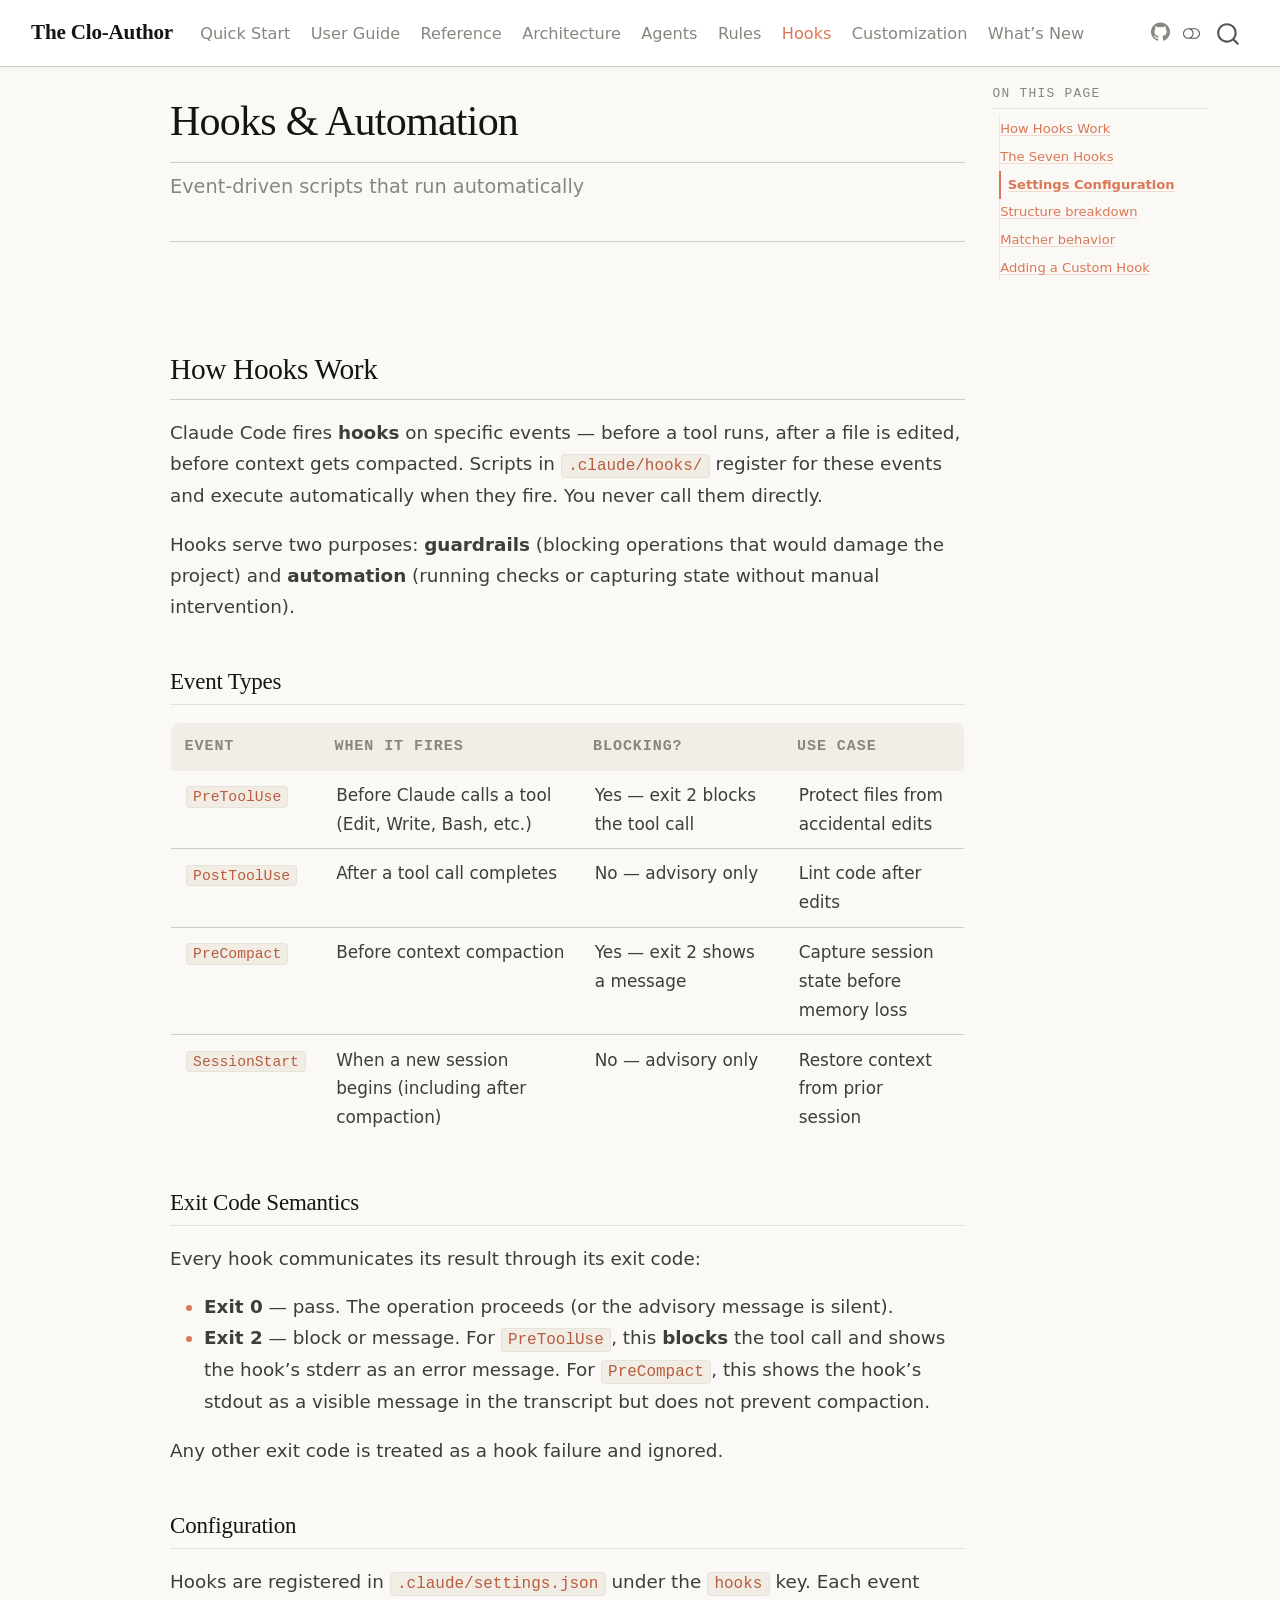
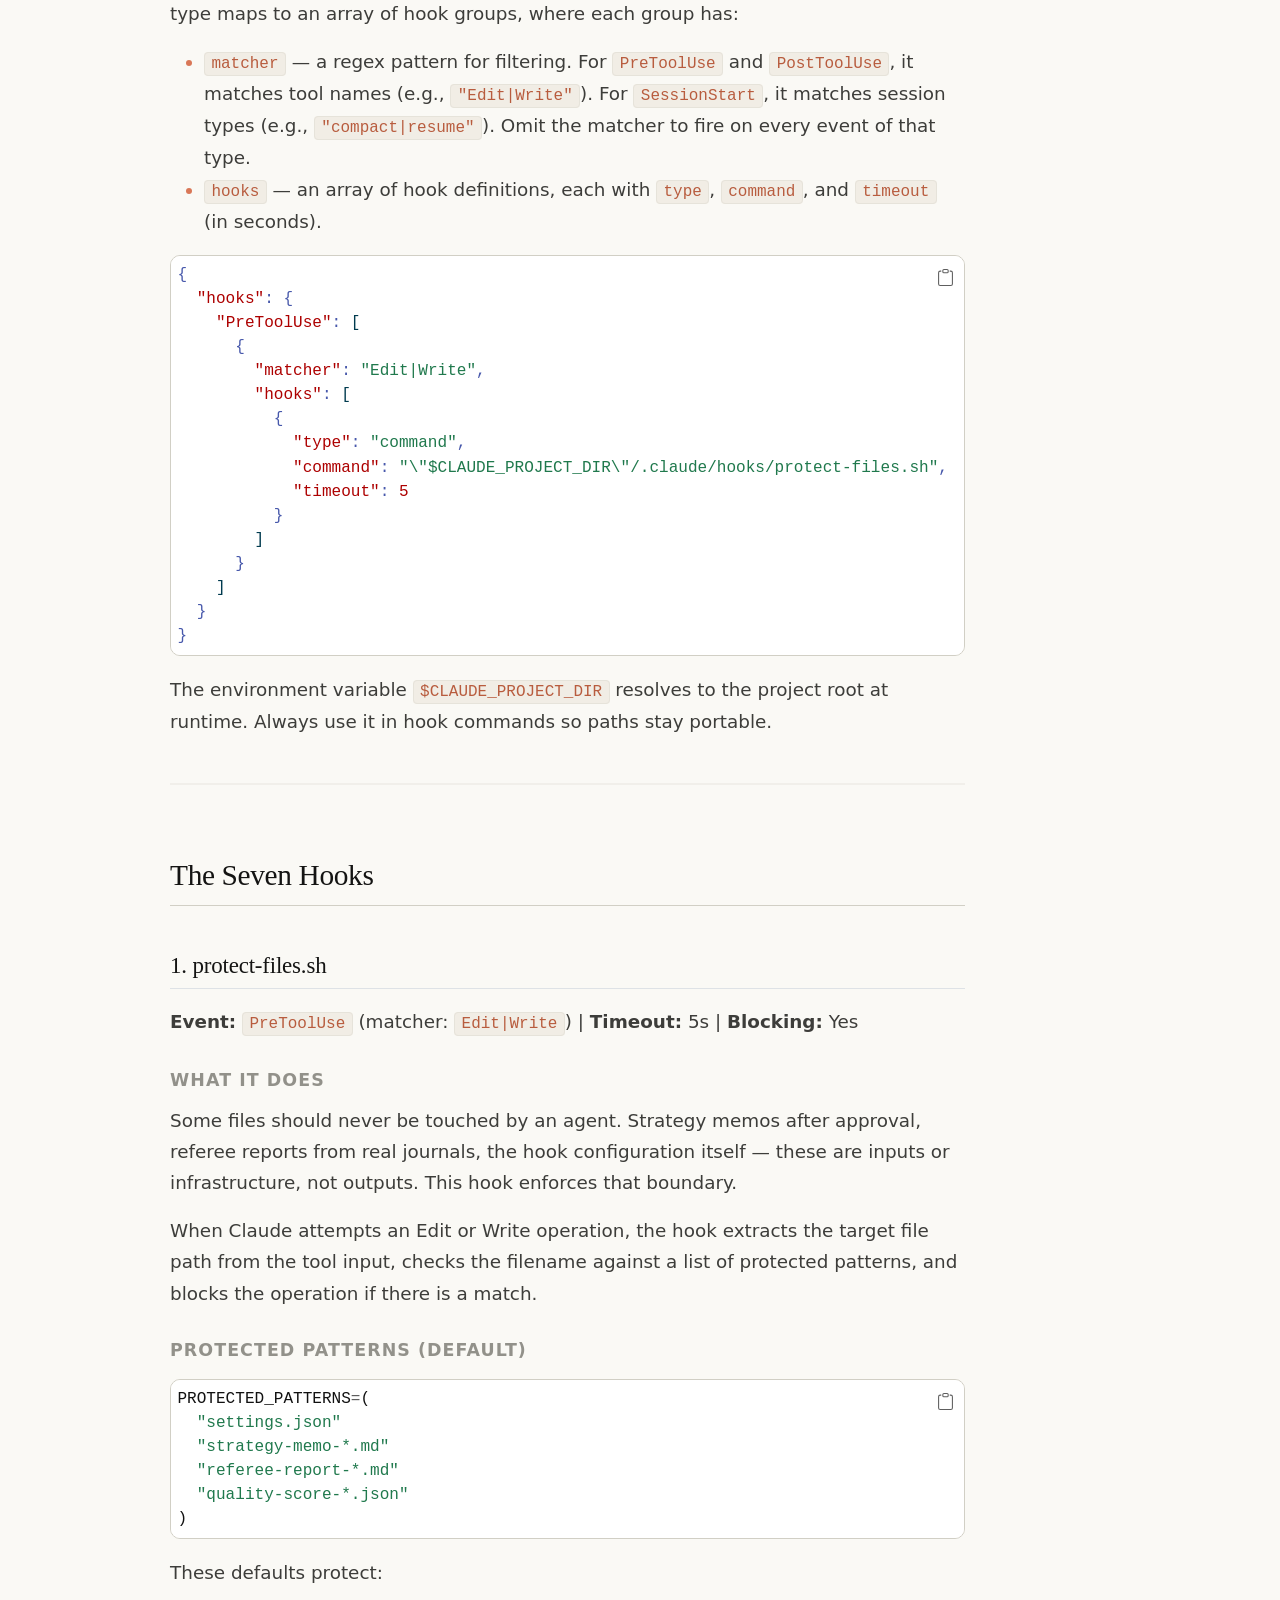
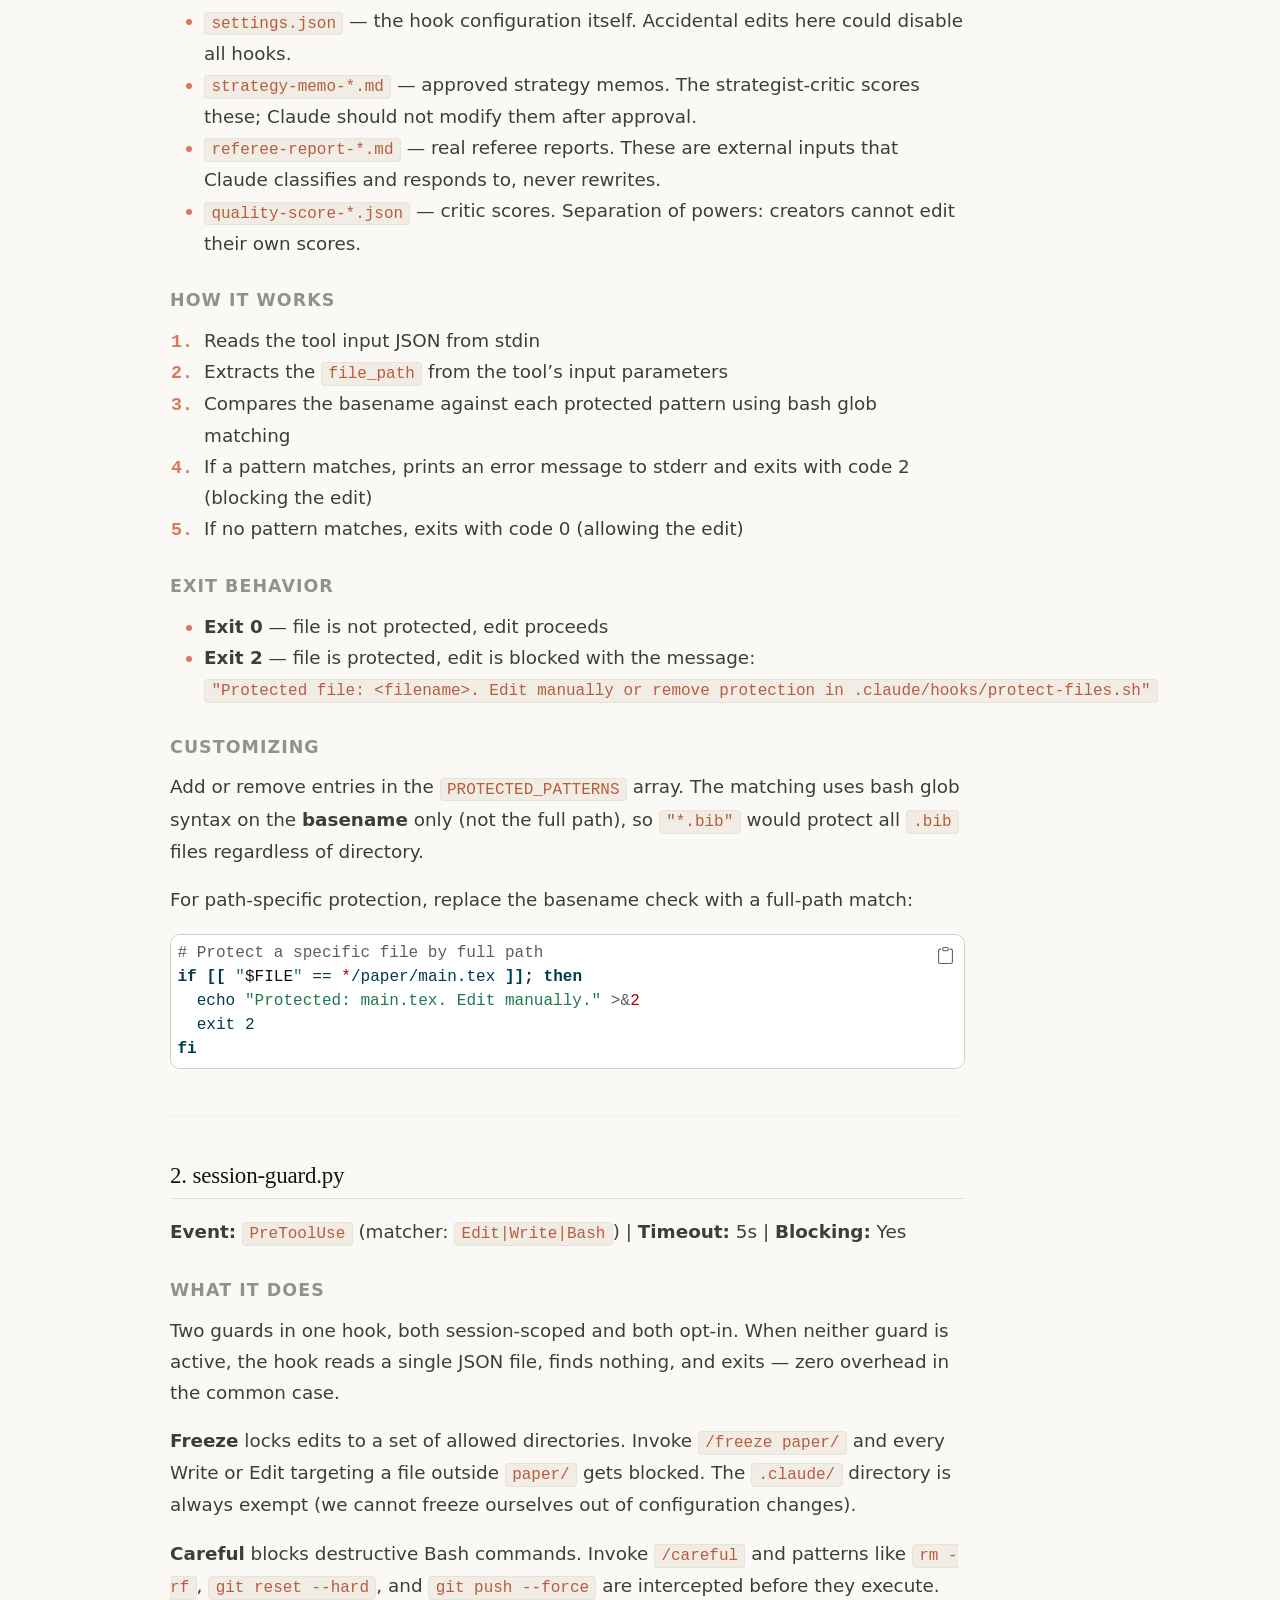
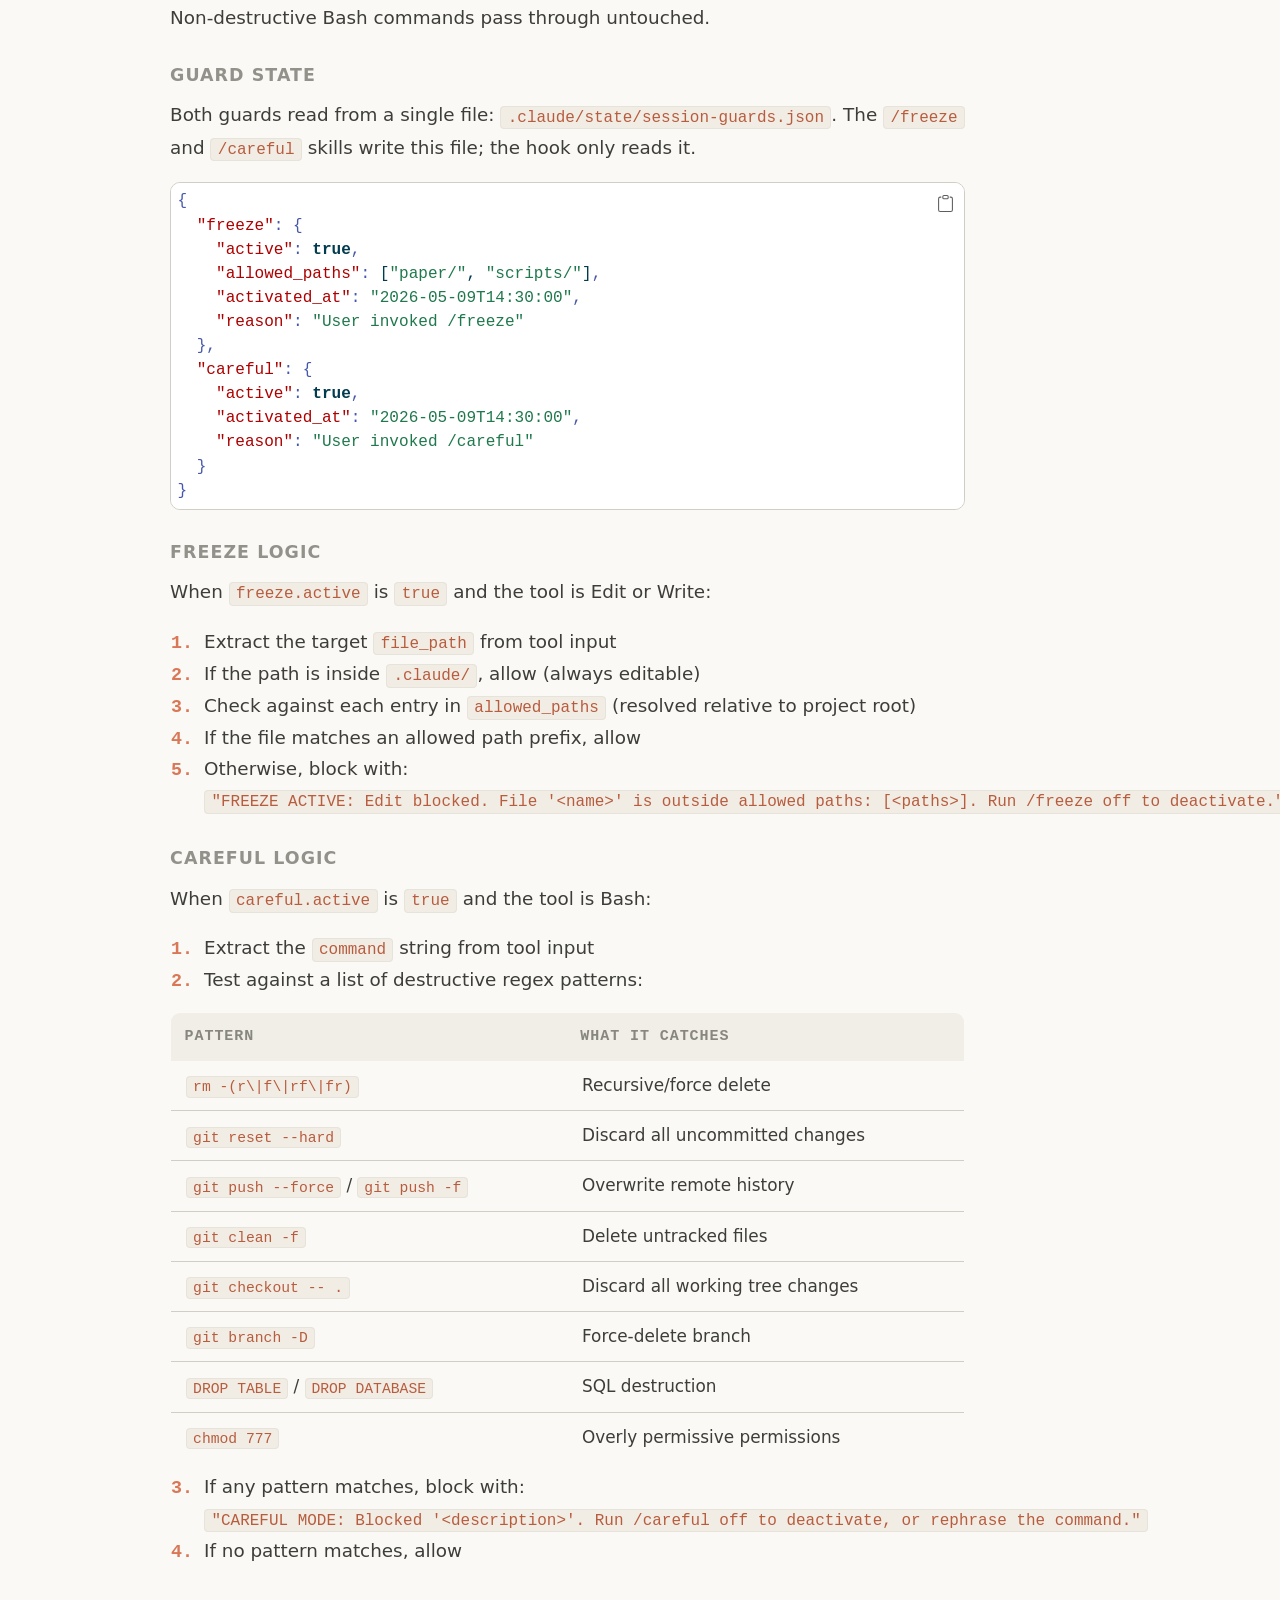
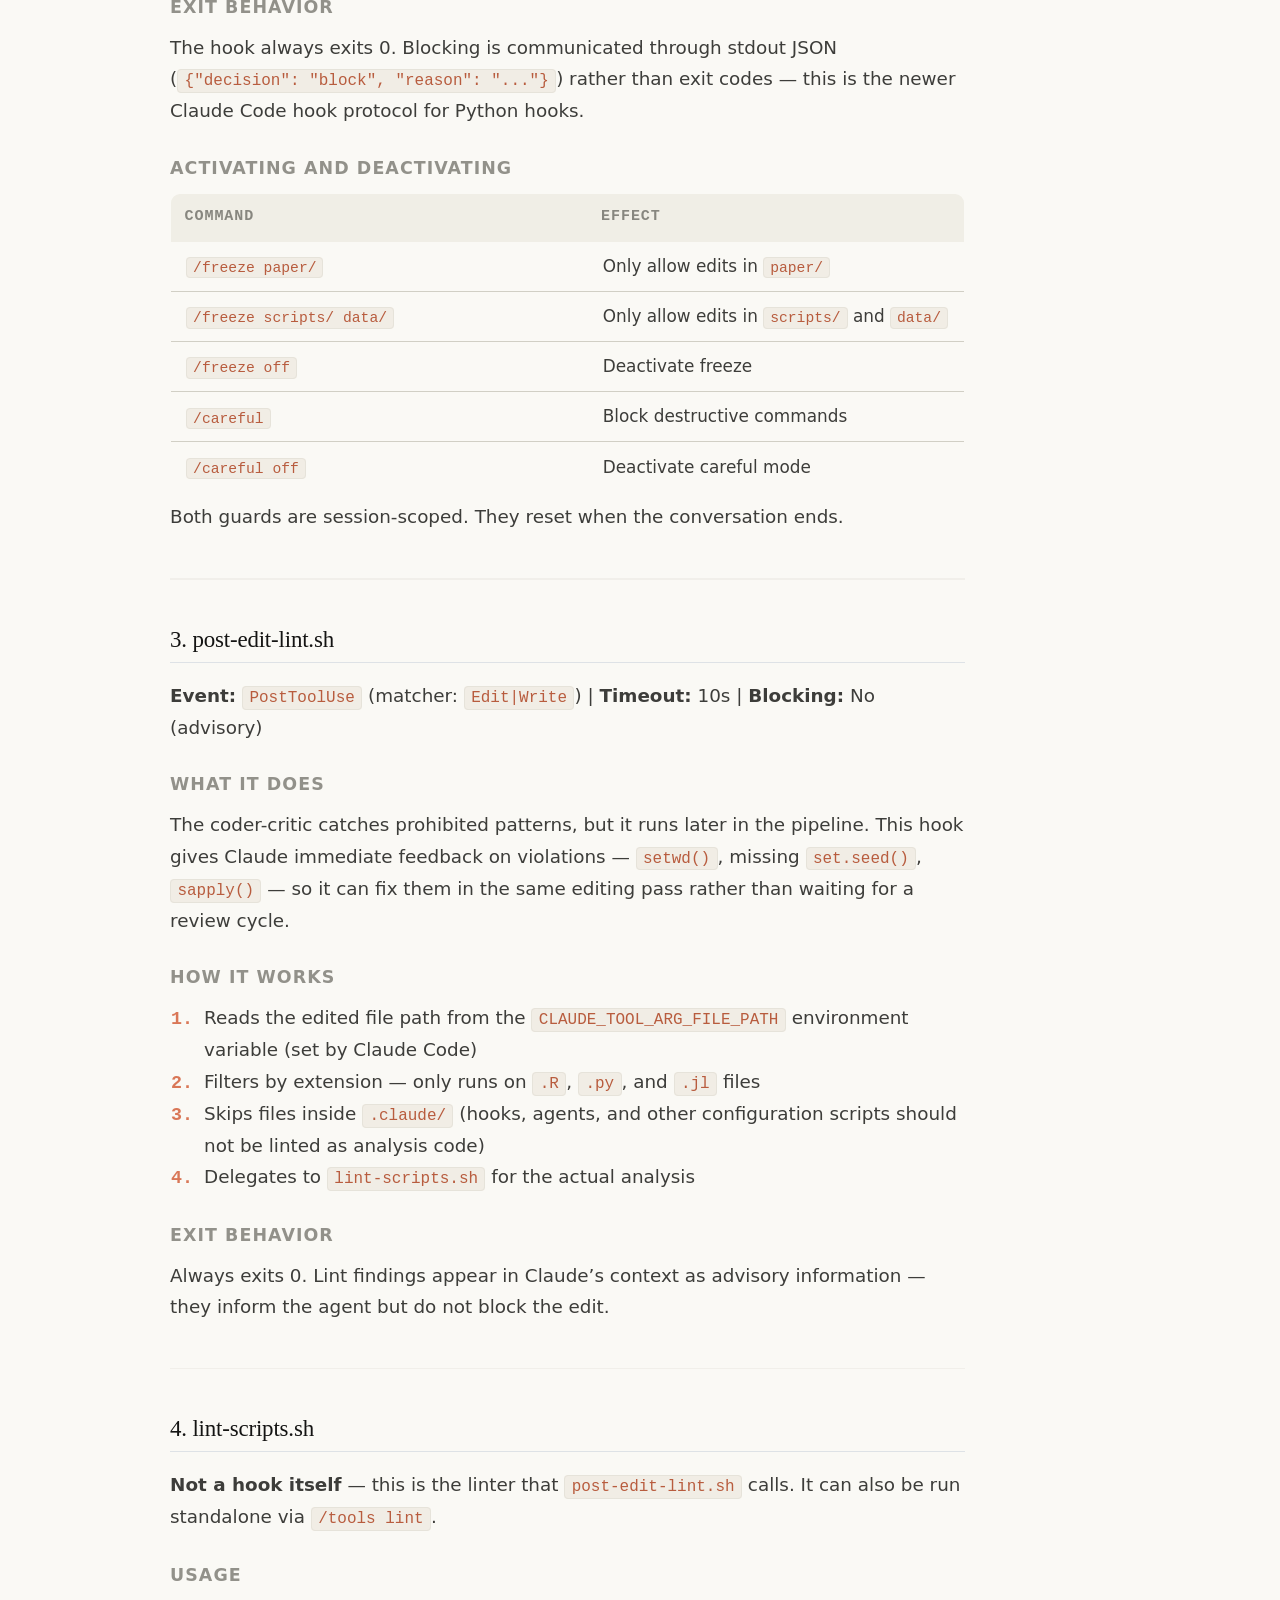
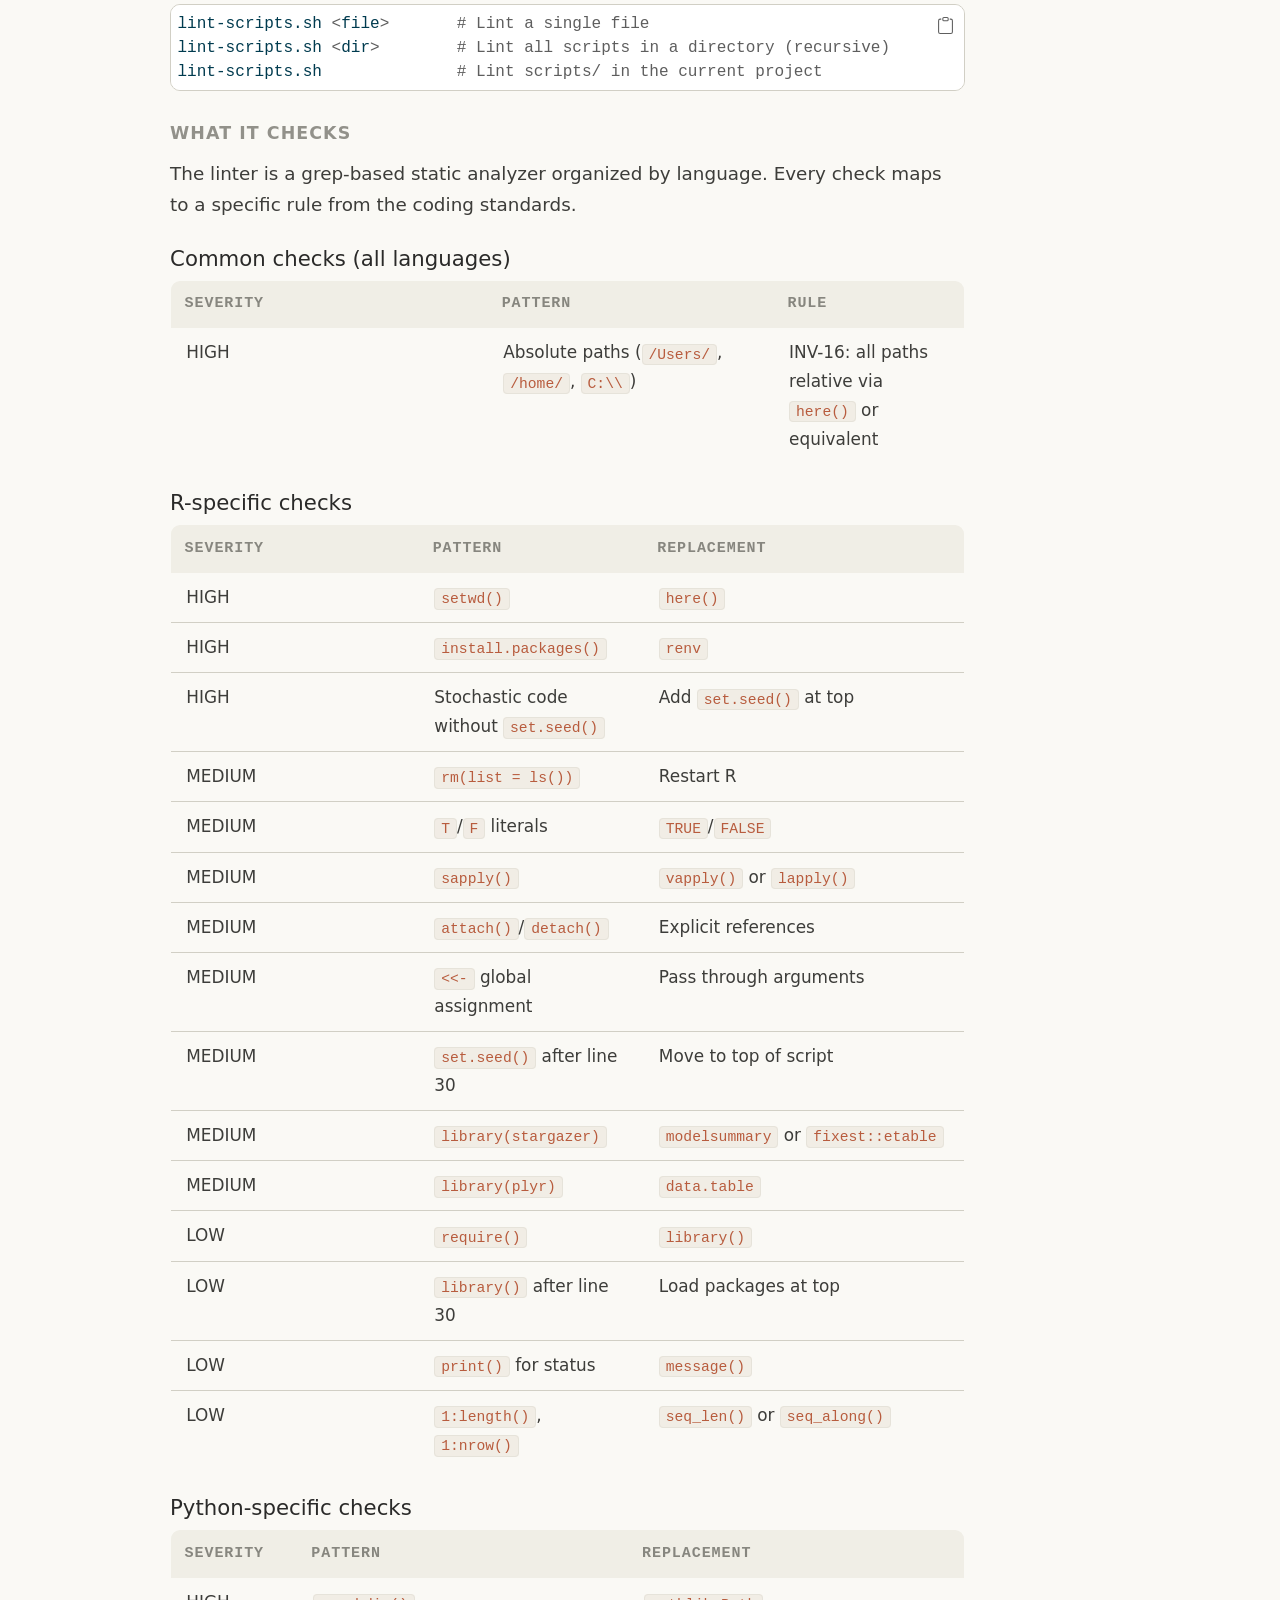
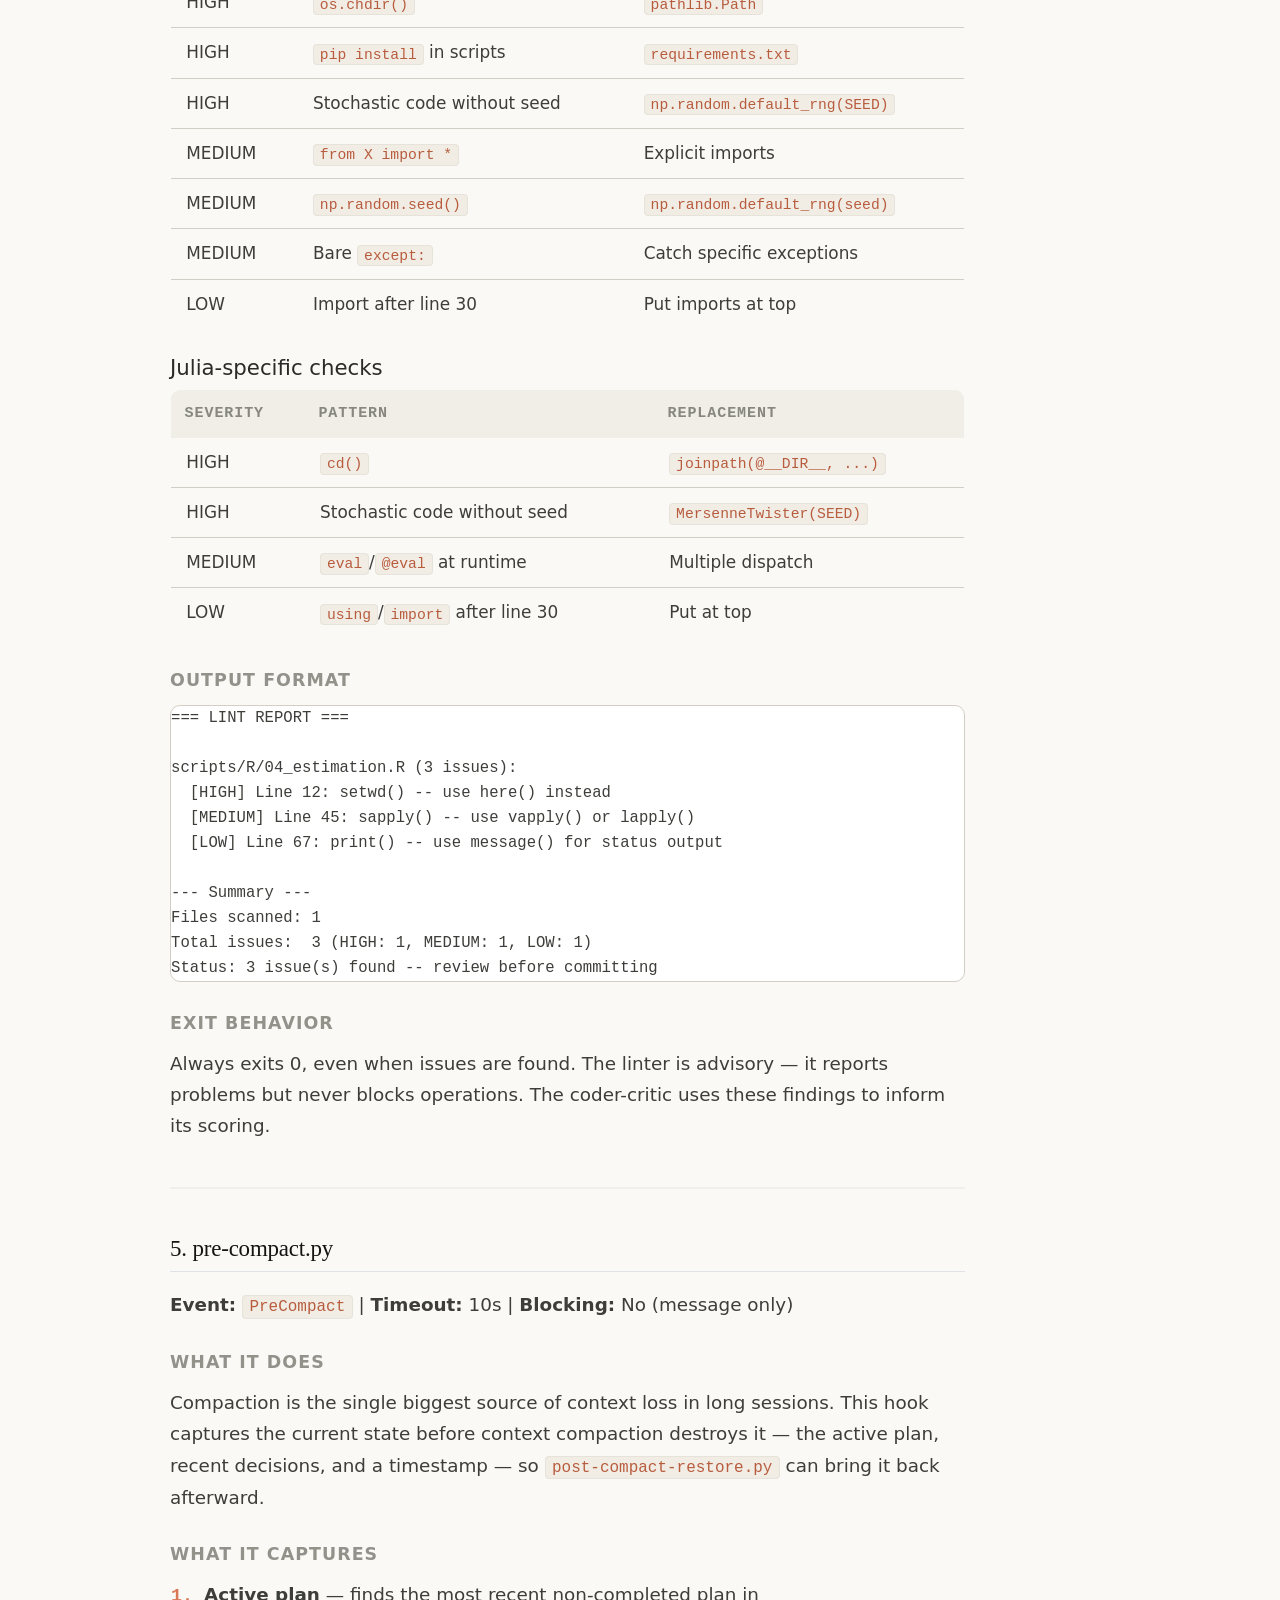
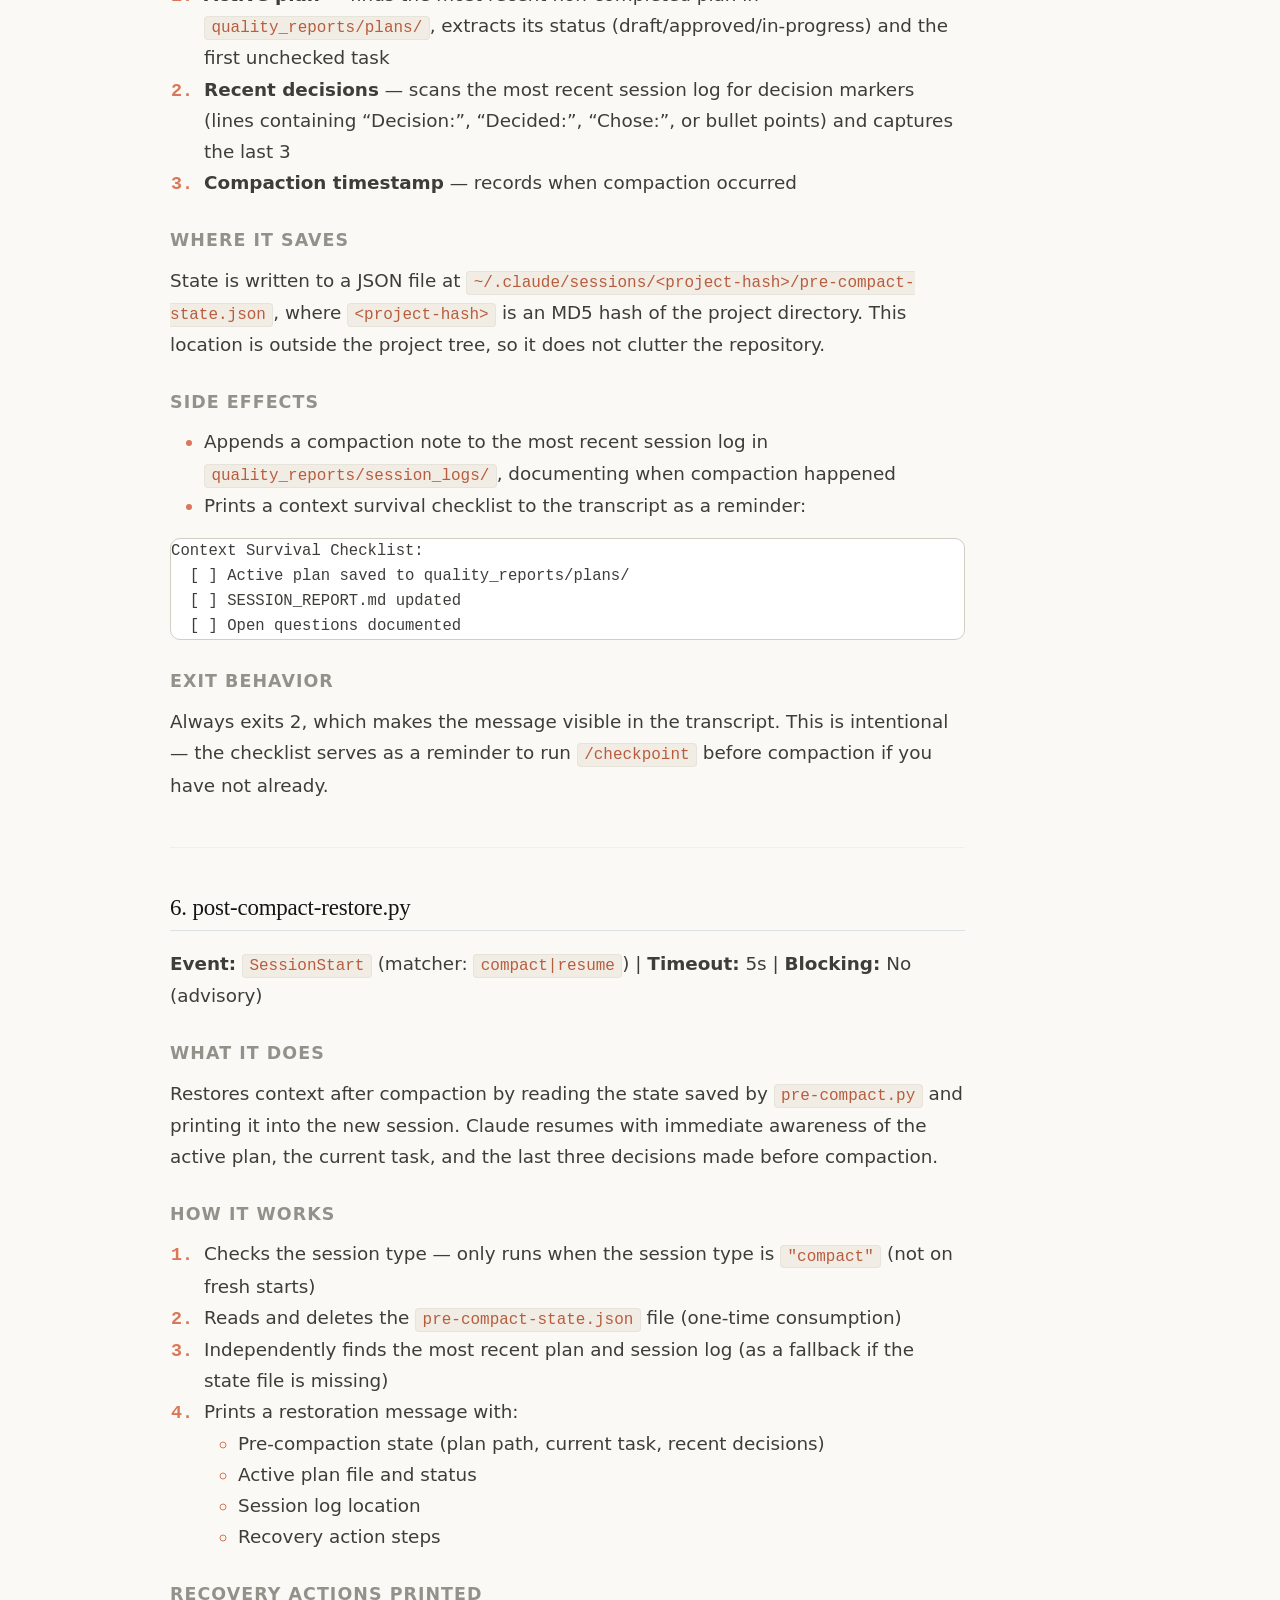
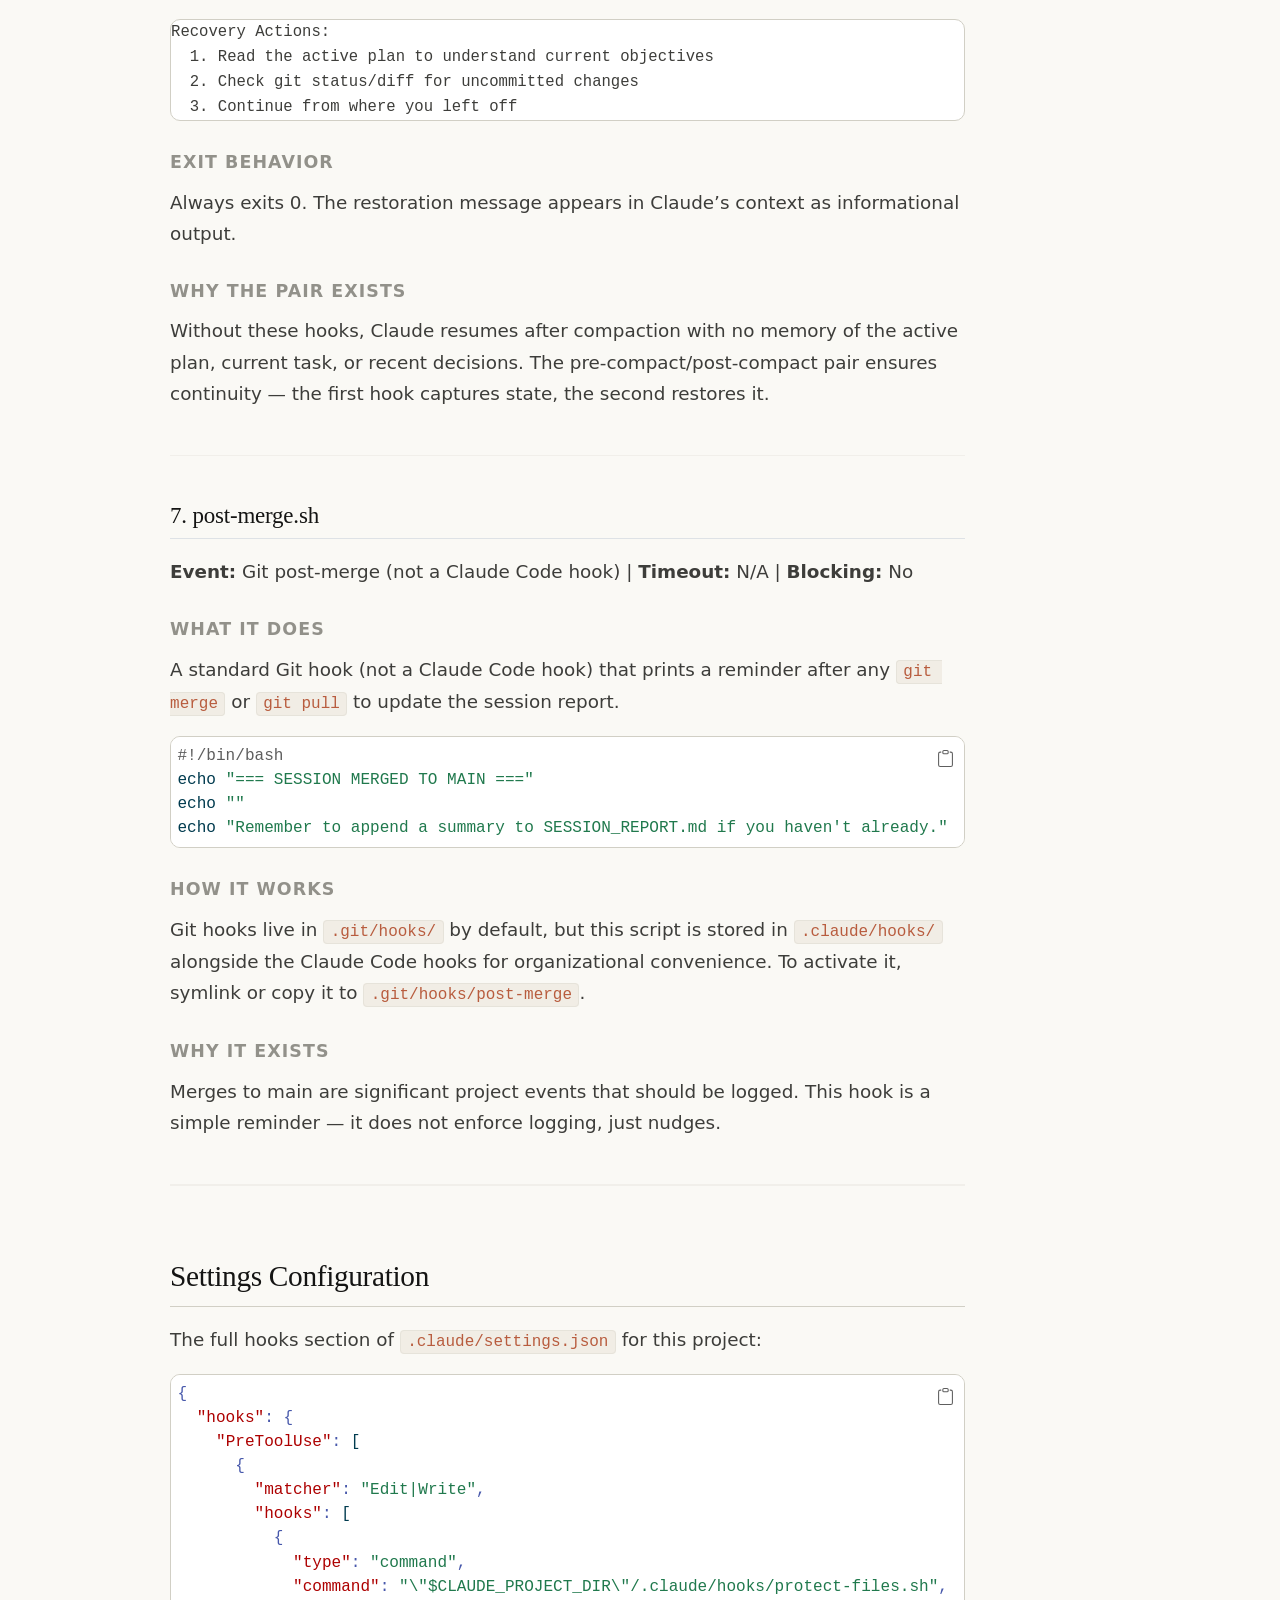
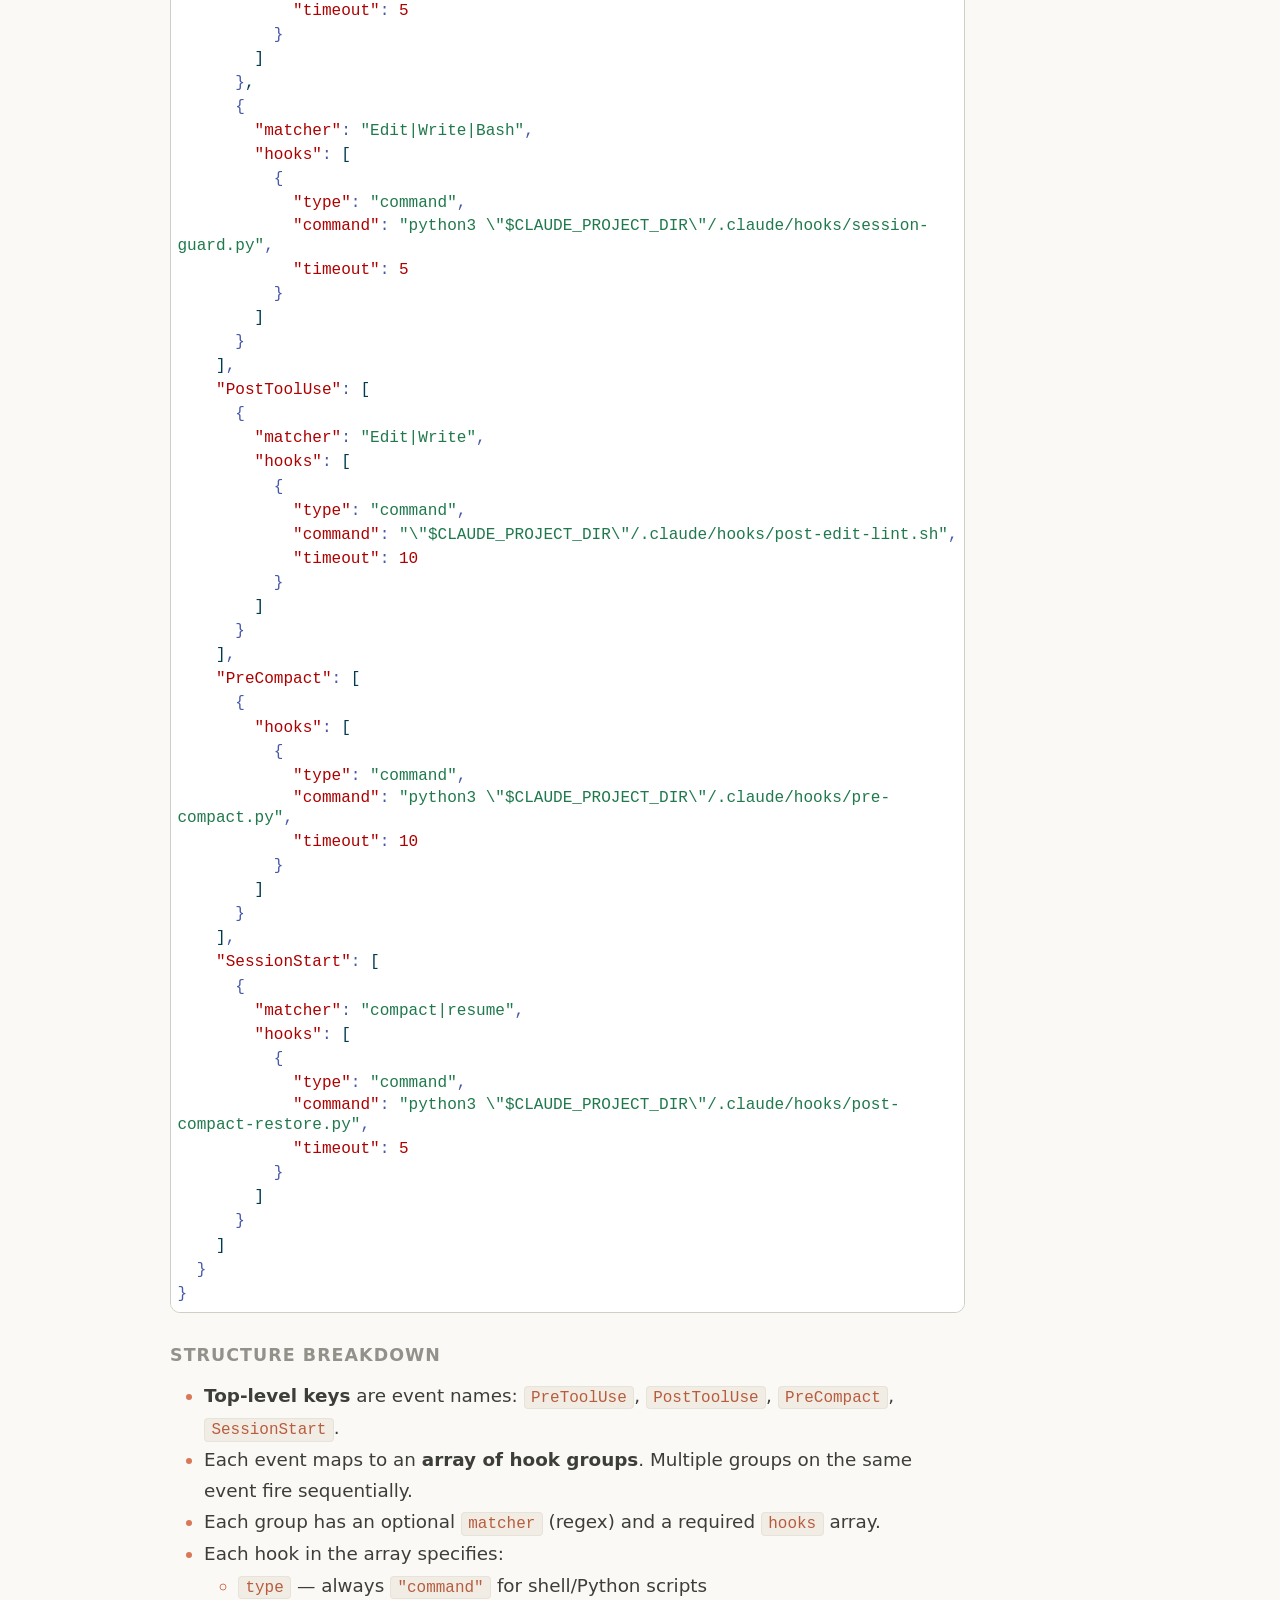
<file: docs/hooks.html>
<!DOCTYPE html>
<html xmlns="http://www.w3.org/1999/xhtml" lang="en" xml:lang="en"><head>

<meta charset="utf-8">
<meta name="generator" content="quarto-1.8.27">

<meta name="viewport" content="width=device-width, initial-scale=1.0, user-scalable=yes">


<title>Hooks &amp; Automation – The Clo-Author</title>
<style>
code{white-space: pre-wrap;}
span.smallcaps{font-variant: small-caps;}
div.columns{display: flex; gap: min(4vw, 1.5em);}
div.column{flex: auto; overflow-x: auto;}
div.hanging-indent{margin-left: 1.5em; text-indent: -1.5em;}
ul.task-list{list-style: none;}
ul.task-list li input[type="checkbox"] {
  width: 0.8em;
  margin: 0 0.8em 0.2em -1em; /* quarto-specific, see https://github.com/quarto-dev/quarto-cli/issues/4556 */ 
  vertical-align: middle;
}
/* CSS for syntax highlighting */
html { -webkit-text-size-adjust: 100%; }
pre > code.sourceCode { white-space: pre; position: relative; }
pre > code.sourceCode > span { display: inline-block; line-height: 1.25; }
pre > code.sourceCode > span:empty { height: 1.2em; }
.sourceCode { overflow: visible; }
code.sourceCode > span { color: inherit; text-decoration: inherit; }
div.sourceCode { margin: 1em 0; }
pre.sourceCode { margin: 0; }
@media screen {
div.sourceCode { overflow: auto; }
}
@media print {
pre > code.sourceCode { white-space: pre-wrap; }
pre > code.sourceCode > span { text-indent: -5em; padding-left: 5em; }
}
pre.numberSource code
  { counter-reset: source-line 0; }
pre.numberSource code > span
  { position: relative; left: -4em; counter-increment: source-line; }
pre.numberSource code > span > a:first-child::before
  { content: counter(source-line);
    position: relative; left: -1em; text-align: right; vertical-align: baseline;
    border: none; display: inline-block;
    -webkit-touch-callout: none; -webkit-user-select: none;
    -khtml-user-select: none; -moz-user-select: none;
    -ms-user-select: none; user-select: none;
    padding: 0 4px; width: 4em;
  }
pre.numberSource { margin-left: 3em;  padding-left: 4px; }
div.sourceCode
  {   }
@media screen {
pre > code.sourceCode > span > a:first-child::before { text-decoration: underline; }
}
</style>


<script src="site_libs/quarto-nav/quarto-nav.js"></script>
<script src="site_libs/quarto-nav/headroom.min.js"></script>
<script src="site_libs/clipboard/clipboard.min.js"></script>
<script src="site_libs/quarto-search/autocomplete.umd.js"></script>
<script src="site_libs/quarto-search/fuse.min.js"></script>
<script src="site_libs/quarto-search/quarto-search.js"></script>
<meta name="quarto:offset" content="./">
<script src="site_libs/quarto-html/quarto.js" type="module"></script>
<script src="site_libs/quarto-html/tabsets/tabsets.js" type="module"></script>
<script src="site_libs/quarto-html/axe/axe-check.js" type="module"></script>
<script src="site_libs/quarto-html/popper.min.js"></script>
<script src="site_libs/quarto-html/tippy.umd.min.js"></script>
<script src="site_libs/quarto-html/anchor.min.js"></script>
<link href="site_libs/quarto-html/tippy.css" rel="stylesheet">
<link href="site_libs/quarto-html/quarto-syntax-highlighting-bb133401eb1928132202f6efeefbc5fe.css" rel="stylesheet" class="quarto-color-scheme" id="quarto-text-highlighting-styles">
<link href="site_libs/quarto-html/quarto-syntax-highlighting-dark-fdd259eaf9296a602f9f2594b91304b4.css" rel="stylesheet" class="quarto-color-scheme quarto-color-alternate" id="quarto-text-highlighting-styles">
<link href="site_libs/quarto-html/quarto-syntax-highlighting-bb133401eb1928132202f6efeefbc5fe.css" rel="stylesheet" class="quarto-color-scheme-extra" id="quarto-text-highlighting-styles">
<script src="site_libs/bootstrap/bootstrap.min.js"></script>
<link href="site_libs/bootstrap/bootstrap-icons.css" rel="stylesheet">
<link href="site_libs/bootstrap/bootstrap-45f38feec4c6d3ad185969c2b5aa4b3b.min.css" rel="stylesheet" append-hash="true" class="quarto-color-scheme" id="quarto-bootstrap" data-mode="light">
<link href="site_libs/bootstrap/bootstrap-dark-b9862f91d0a1d344de8539a32e8a5ff2.min.css" rel="stylesheet" append-hash="true" class="quarto-color-scheme quarto-color-alternate" id="quarto-bootstrap" data-mode="dark">
<link href="site_libs/bootstrap/bootstrap-45f38feec4c6d3ad185969c2b5aa4b3b.min.css" rel="stylesheet" append-hash="true" class="quarto-color-scheme-extra" id="quarto-bootstrap" data-mode="light">
<script id="quarto-search-options" type="application/json">{
  "location": "navbar",
  "copy-button": false,
  "collapse-after": 3,
  "panel-placement": "end",
  "type": "overlay",
  "limit": 50,
  "keyboard-shortcut": [
    "f",
    "/",
    "s"
  ],
  "show-item-context": false,
  "language": {
    "search-no-results-text": "No results",
    "search-matching-documents-text": "matching documents",
    "search-copy-link-title": "Copy link to search",
    "search-hide-matches-text": "Hide additional matches",
    "search-more-match-text": "more match in this document",
    "search-more-matches-text": "more matches in this document",
    "search-clear-button-title": "Clear",
    "search-text-placeholder": "",
    "search-detached-cancel-button-title": "Cancel",
    "search-submit-button-title": "Submit",
    "search-label": "Search"
  }
}</script>
<style>html{ scroll-behavior: smooth; }</style>


</head>

<body class="nav-fixed quarto-light"><script id="quarto-html-before-body" type="application/javascript">
    const toggleBodyColorMode = (bsSheetEl) => {
      const mode = bsSheetEl.getAttribute("data-mode");
      const bodyEl = window.document.querySelector("body");
      if (mode === "dark") {
        bodyEl.classList.add("quarto-dark");
        bodyEl.classList.remove("quarto-light");
      } else {
        bodyEl.classList.add("quarto-light");
        bodyEl.classList.remove("quarto-dark");
      }
    }
    const toggleBodyColorPrimary = () => {
      const bsSheetEl = window.document.querySelector("link#quarto-bootstrap:not([rel=disabled-stylesheet])");
      if (bsSheetEl) {
        toggleBodyColorMode(bsSheetEl);
      }
    }
    const setColorSchemeToggle = (alternate) => {
      const toggles = window.document.querySelectorAll('.quarto-color-scheme-toggle');
      for (let i=0; i < toggles.length; i++) {
        const toggle = toggles[i];
        if (toggle) {
          if (alternate) {
            toggle.classList.add("alternate");
          } else {
            toggle.classList.remove("alternate");
          }
        }
      }
    };
    const toggleColorMode = (alternate) => {
      // Switch the stylesheets
      const primaryStylesheets = window.document.querySelectorAll('link.quarto-color-scheme:not(.quarto-color-alternate)');
      const alternateStylesheets = window.document.querySelectorAll('link.quarto-color-scheme.quarto-color-alternate');
      manageTransitions('#quarto-margin-sidebar .nav-link', false);
      if (alternate) {
        // note: dark is layered on light, we don't disable primary!
        enableStylesheet(alternateStylesheets);
        for (const sheetNode of alternateStylesheets) {
          if (sheetNode.id === "quarto-bootstrap") {
            toggleBodyColorMode(sheetNode);
          }
        }
      } else {
        disableStylesheet(alternateStylesheets);
        enableStylesheet(primaryStylesheets)
        toggleBodyColorPrimary();
      }
      manageTransitions('#quarto-margin-sidebar .nav-link', true);
      // Switch the toggles
      setColorSchemeToggle(alternate)
      // Hack to workaround the fact that safari doesn't
      // properly recolor the scrollbar when toggling (#1455)
      if (navigator.userAgent.indexOf('Safari') > 0 && navigator.userAgent.indexOf('Chrome') == -1) {
        manageTransitions("body", false);
        window.scrollTo(0, 1);
        setTimeout(() => {
          window.scrollTo(0, 0);
          manageTransitions("body", true);
        }, 40);
      }
    }
    const disableStylesheet = (stylesheets) => {
      for (let i=0; i < stylesheets.length; i++) {
        const stylesheet = stylesheets[i];
        stylesheet.rel = 'disabled-stylesheet';
      }
    }
    const enableStylesheet = (stylesheets) => {
      for (let i=0; i < stylesheets.length; i++) {
        const stylesheet = stylesheets[i];
        if(stylesheet.rel !== 'stylesheet') { // for Chrome, which will still FOUC without this check
          stylesheet.rel = 'stylesheet';
        }
      }
    }
    const manageTransitions = (selector, allowTransitions) => {
      const els = window.document.querySelectorAll(selector);
      for (let i=0; i < els.length; i++) {
        const el = els[i];
        if (allowTransitions) {
          el.classList.remove('notransition');
        } else {
          el.classList.add('notransition');
        }
      }
    }
    const isFileUrl = () => {
      return window.location.protocol === 'file:';
    }
    const hasAlternateSentinel = () => {
      let styleSentinel = getColorSchemeSentinel();
      if (styleSentinel !== null) {
        return styleSentinel === "alternate";
      } else {
        return false;
      }
    }
    const setStyleSentinel = (alternate) => {
      const value = alternate ? "alternate" : "default";
      if (!isFileUrl()) {
        window.localStorage.setItem("quarto-color-scheme", value);
      } else {
        localAlternateSentinel = value;
      }
    }
    const getColorSchemeSentinel = () => {
      if (!isFileUrl()) {
        const storageValue = window.localStorage.getItem("quarto-color-scheme");
        return storageValue != null ? storageValue : localAlternateSentinel;
      } else {
        return localAlternateSentinel;
      }
    }
    const toggleGiscusIfUsed = (isAlternate, darkModeDefault) => {
      const baseTheme = document.querySelector('#giscus-base-theme')?.value ?? 'light';
      const alternateTheme = document.querySelector('#giscus-alt-theme')?.value ?? 'dark';
      let newTheme = '';
      if(authorPrefersDark) {
        newTheme = isAlternate ? baseTheme : alternateTheme;
      } else {
        newTheme = isAlternate ? alternateTheme : baseTheme;
      }
      const changeGiscusTheme = () => {
        // From: https://github.com/giscus/giscus/issues/336
        const sendMessage = (message) => {
          const iframe = document.querySelector('iframe.giscus-frame');
          if (!iframe) return;
          iframe.contentWindow.postMessage({ giscus: message }, 'https://giscus.app');
        }
        sendMessage({
          setConfig: {
            theme: newTheme
          }
        });
      }
      const isGiscussLoaded = window.document.querySelector('iframe.giscus-frame') !== null;
      if (isGiscussLoaded) {
        changeGiscusTheme();
      }
    };
    const authorPrefersDark = false;
    const darkModeDefault = authorPrefersDark;
      document.querySelector('link#quarto-text-highlighting-styles.quarto-color-scheme-extra').rel = 'disabled-stylesheet';
      document.querySelector('link#quarto-bootstrap.quarto-color-scheme-extra').rel = 'disabled-stylesheet';
    let localAlternateSentinel = darkModeDefault ? 'alternate' : 'default';
    // Dark / light mode switch
    window.quartoToggleColorScheme = () => {
      // Read the current dark / light value
      let toAlternate = !hasAlternateSentinel();
      toggleColorMode(toAlternate);
      setStyleSentinel(toAlternate);
      toggleGiscusIfUsed(toAlternate, darkModeDefault);
      window.dispatchEvent(new Event('resize'));
    };
    // Switch to dark mode if need be
    if (hasAlternateSentinel()) {
      toggleColorMode(true);
    } else {
      toggleColorMode(false);
    }
  </script>

<div id="quarto-search-results"></div>
  <header id="quarto-header" class="headroom fixed-top">
    <nav class="navbar navbar-expand-lg " data-bs-theme="dark">
      <div class="navbar-container container-fluid">
      <div class="navbar-brand-container mx-auto">
    <a class="navbar-brand" href="./index.html">
    <span class="navbar-title">The Clo-Author</span>
    </a>
  </div>
            <div id="quarto-search" class="" title="Search"></div>
          <button class="navbar-toggler" type="button" data-bs-toggle="collapse" data-bs-target="#navbarCollapse" aria-controls="navbarCollapse" role="menu" aria-expanded="false" aria-label="Toggle navigation" onclick="if (window.quartoToggleHeadroom) { window.quartoToggleHeadroom(); }">
  <span class="navbar-toggler-icon"></span>
</button>
          <div class="collapse navbar-collapse" id="navbarCollapse">
            <ul class="navbar-nav navbar-nav-scroll me-auto">
  <li class="nav-item">
    <a class="nav-link" href="./index.html"> 
<span class="menu-text">Quick Start</span></a>
  </li>  
  <li class="nav-item">
    <a class="nav-link" href="./user-guide.html"> 
<span class="menu-text">User Guide</span></a>
  </li>  
  <li class="nav-item">
    <a class="nav-link" href="./reference.html"> 
<span class="menu-text">Reference</span></a>
  </li>  
  <li class="nav-item">
    <a class="nav-link" href="./architecture.html"> 
<span class="menu-text">Architecture</span></a>
  </li>  
  <li class="nav-item">
    <a class="nav-link" href="./agents.html"> 
<span class="menu-text">Agents</span></a>
  </li>  
  <li class="nav-item">
    <a class="nav-link" href="./rules.html"> 
<span class="menu-text">Rules</span></a>
  </li>  
  <li class="nav-item">
    <a class="nav-link active" href="./hooks.html" aria-current="page"> 
<span class="menu-text">Hooks</span></a>
  </li>  
  <li class="nav-item">
    <a class="nav-link" href="./customization.html"> 
<span class="menu-text">Customization</span></a>
  </li>  
  <li class="nav-item">
    <a class="nav-link" href="./changelog.html"> 
<span class="menu-text">What’s New</span></a>
  </li>  
</ul>
            <ul class="navbar-nav navbar-nav-scroll ms-auto">
  <li class="nav-item compact">
    <a class="nav-link" href="https://github.com/hugosantanna/clo-author"> <i class="bi bi-github" role="img">
</i> 
<span class="menu-text"></span></a>
  </li>  
</ul>
          </div> <!-- /navcollapse -->
            <div class="quarto-navbar-tools">
  <a href="" class="quarto-color-scheme-toggle quarto-navigation-tool  px-1" onclick="window.quartoToggleColorScheme(); return false;" title="Toggle dark mode"><i class="bi"></i></a>
</div>
      </div> <!-- /container-fluid -->
    </nav>
</header>
<!-- content -->
<div id="quarto-content" class="quarto-container page-columns page-rows-contents page-layout-article page-navbar">
<!-- sidebar -->
<!-- margin-sidebar -->
    <div id="quarto-margin-sidebar" class="sidebar margin-sidebar">
        <nav id="TOC" role="doc-toc" class="toc-active">
    <h2 id="toc-title">On this page</h2>
   
  <ul>
  <li><a href="#how-hooks-work" id="toc-how-hooks-work" class="nav-link active" data-scroll-target="#how-hooks-work">How Hooks Work</a>
  <ul class="collapse">
  <li><a href="#event-types" id="toc-event-types" class="nav-link" data-scroll-target="#event-types">Event Types</a></li>
  <li><a href="#exit-code-semantics" id="toc-exit-code-semantics" class="nav-link" data-scroll-target="#exit-code-semantics">Exit Code Semantics</a></li>
  <li><a href="#configuration" id="toc-configuration" class="nav-link" data-scroll-target="#configuration">Configuration</a></li>
  </ul></li>
  <li><a href="#the-seven-hooks" id="toc-the-seven-hooks" class="nav-link" data-scroll-target="#the-seven-hooks">The Seven Hooks</a>
  <ul class="collapse">
  <li><a href="#protect-files" id="toc-protect-files" class="nav-link" data-scroll-target="#protect-files">1. protect-files.sh</a>
  <ul class="collapse">
  <li><a href="#what-it-does" id="toc-what-it-does" class="nav-link" data-scroll-target="#what-it-does">What it does</a></li>
  <li><a href="#protected-patterns-default" id="toc-protected-patterns-default" class="nav-link" data-scroll-target="#protected-patterns-default">Protected patterns (default)</a></li>
  <li><a href="#how-it-works" id="toc-how-it-works" class="nav-link" data-scroll-target="#how-it-works">How it works</a></li>
  <li><a href="#exit-behavior" id="toc-exit-behavior" class="nav-link" data-scroll-target="#exit-behavior">Exit behavior</a></li>
  <li><a href="#customizing" id="toc-customizing" class="nav-link" data-scroll-target="#customizing">Customizing</a></li>
  </ul></li>
  <li><a href="#session-guard" id="toc-session-guard" class="nav-link" data-scroll-target="#session-guard">2. session-guard.py</a>
  <ul class="collapse">
  <li><a href="#what-it-does-1" id="toc-what-it-does-1" class="nav-link" data-scroll-target="#what-it-does-1">What it does</a></li>
  <li><a href="#guard-state" id="toc-guard-state" class="nav-link" data-scroll-target="#guard-state">Guard state</a></li>
  <li><a href="#freeze-logic" id="toc-freeze-logic" class="nav-link" data-scroll-target="#freeze-logic">Freeze logic</a></li>
  <li><a href="#careful-logic" id="toc-careful-logic" class="nav-link" data-scroll-target="#careful-logic">Careful logic</a></li>
  <li><a href="#exit-behavior-1" id="toc-exit-behavior-1" class="nav-link" data-scroll-target="#exit-behavior-1">Exit behavior</a></li>
  <li><a href="#activating-and-deactivating" id="toc-activating-and-deactivating" class="nav-link" data-scroll-target="#activating-and-deactivating">Activating and deactivating</a></li>
  </ul></li>
  <li><a href="#post-edit-lint" id="toc-post-edit-lint" class="nav-link" data-scroll-target="#post-edit-lint">3. post-edit-lint.sh</a>
  <ul class="collapse">
  <li><a href="#what-it-does-2" id="toc-what-it-does-2" class="nav-link" data-scroll-target="#what-it-does-2">What it does</a></li>
  <li><a href="#how-it-works-1" id="toc-how-it-works-1" class="nav-link" data-scroll-target="#how-it-works-1">How it works</a></li>
  <li><a href="#exit-behavior-2" id="toc-exit-behavior-2" class="nav-link" data-scroll-target="#exit-behavior-2">Exit behavior</a></li>
  </ul></li>
  <li><a href="#lint-scripts" id="toc-lint-scripts" class="nav-link" data-scroll-target="#lint-scripts">4. lint-scripts.sh</a>
  <ul class="collapse">
  <li><a href="#usage" id="toc-usage" class="nav-link" data-scroll-target="#usage">Usage</a></li>
  <li><a href="#what-it-checks" id="toc-what-it-checks" class="nav-link" data-scroll-target="#what-it-checks">What it checks</a></li>
  <li><a href="#output-format" id="toc-output-format" class="nav-link" data-scroll-target="#output-format">Output format</a></li>
  <li><a href="#exit-behavior-3" id="toc-exit-behavior-3" class="nav-link" data-scroll-target="#exit-behavior-3">Exit behavior</a></li>
  </ul></li>
  <li><a href="#pre-compact" id="toc-pre-compact" class="nav-link" data-scroll-target="#pre-compact">5. pre-compact.py</a>
  <ul class="collapse">
  <li><a href="#what-it-does-3" id="toc-what-it-does-3" class="nav-link" data-scroll-target="#what-it-does-3">What it does</a></li>
  <li><a href="#what-it-captures" id="toc-what-it-captures" class="nav-link" data-scroll-target="#what-it-captures">What it captures</a></li>
  <li><a href="#where-it-saves" id="toc-where-it-saves" class="nav-link" data-scroll-target="#where-it-saves">Where it saves</a></li>
  <li><a href="#side-effects" id="toc-side-effects" class="nav-link" data-scroll-target="#side-effects">Side effects</a></li>
  <li><a href="#exit-behavior-4" id="toc-exit-behavior-4" class="nav-link" data-scroll-target="#exit-behavior-4">Exit behavior</a></li>
  </ul></li>
  <li><a href="#post-compact-restore" id="toc-post-compact-restore" class="nav-link" data-scroll-target="#post-compact-restore">6. post-compact-restore.py</a>
  <ul class="collapse">
  <li><a href="#what-it-does-4" id="toc-what-it-does-4" class="nav-link" data-scroll-target="#what-it-does-4">What it does</a></li>
  <li><a href="#how-it-works-2" id="toc-how-it-works-2" class="nav-link" data-scroll-target="#how-it-works-2">How it works</a></li>
  <li><a href="#recovery-actions-printed" id="toc-recovery-actions-printed" class="nav-link" data-scroll-target="#recovery-actions-printed">Recovery actions printed</a></li>
  <li><a href="#exit-behavior-5" id="toc-exit-behavior-5" class="nav-link" data-scroll-target="#exit-behavior-5">Exit behavior</a></li>
  <li><a href="#why-the-pair-exists" id="toc-why-the-pair-exists" class="nav-link" data-scroll-target="#why-the-pair-exists">Why the pair exists</a></li>
  </ul></li>
  <li><a href="#post-merge" id="toc-post-merge" class="nav-link" data-scroll-target="#post-merge">7. post-merge.sh</a>
  <ul class="collapse">
  <li><a href="#what-it-does-5" id="toc-what-it-does-5" class="nav-link" data-scroll-target="#what-it-does-5">What it does</a></li>
  <li><a href="#how-it-works-3" id="toc-how-it-works-3" class="nav-link" data-scroll-target="#how-it-works-3">How it works</a></li>
  <li><a href="#why-it-exists" id="toc-why-it-exists" class="nav-link" data-scroll-target="#why-it-exists">Why it exists</a></li>
  </ul></li>
  </ul></li>
  <li><a href="#settings-configuration" id="toc-settings-configuration" class="nav-link" data-scroll-target="#settings-configuration">Settings Configuration</a>
  <ul class="collapse">
  <li><a href="#structure-breakdown" id="toc-structure-breakdown" class="nav-link" data-scroll-target="#structure-breakdown">Structure breakdown</a></li>
  <li><a href="#matcher-behavior" id="toc-matcher-behavior" class="nav-link" data-scroll-target="#matcher-behavior">Matcher behavior</a></li>
  </ul></li>
  <li><a href="#adding-a-custom-hook" id="toc-adding-a-custom-hook" class="nav-link" data-scroll-target="#adding-a-custom-hook">Adding a Custom Hook</a>
  <ul class="collapse">
  <li><a href="#step-1-write-the-script" id="toc-step-1-write-the-script" class="nav-link" data-scroll-target="#step-1-write-the-script">Step 1: Write the script</a></li>
  <li><a href="#step-2-write-the-logic" id="toc-step-2-write-the-logic" class="nav-link" data-scroll-target="#step-2-write-the-logic">Step 2: Write the logic</a></li>
  <li><a href="#step-3-register-in-settings.json" id="toc-step-3-register-in-settings.json" class="nav-link" data-scroll-target="#step-3-register-in-settings.json">Step 3: Register in settings.json</a></li>
  <li><a href="#step-4-test" id="toc-step-4-test" class="nav-link" data-scroll-target="#step-4-test">Step 4: Test</a></li>
  <li><a href="#example-pre-commit-quality-check" id="toc-example-pre-commit-quality-check" class="nav-link" data-scroll-target="#example-pre-commit-quality-check">Example: Pre-commit quality check</a></li>
  </ul></li>
  </ul>
</nav>
    </div>
<!-- main -->
<main class="content" id="quarto-document-content">


<header id="title-block-header" class="quarto-title-block default">
<div class="quarto-title">
<h1 class="title">Hooks &amp; Automation</h1>
<p class="subtitle lead">Event-driven scripts that run automatically</p>
</div>



<div class="quarto-title-meta">

    
  
    
  </div>
  


</header>


<section id="how-hooks-work" class="level1">
<h1>How Hooks Work</h1>
<p>Claude Code fires <strong>hooks</strong> on specific events — before a tool runs, after a file is edited, before context gets compacted. Scripts in <code>.claude/hooks/</code> register for these events and execute automatically when they fire. You never call them directly.</p>
<p>Hooks serve two purposes: <strong>guardrails</strong> (blocking operations that would damage the project) and <strong>automation</strong> (running checks or capturing state without manual intervention).</p>
<section id="event-types" class="level2">
<h2 class="anchored" data-anchor-id="event-types">Event Types</h2>
<table class="caption-top table">
<colgroup>
<col style="width: 16%">
<col style="width: 33%">
<col style="width: 26%">
<col style="width: 23%">
</colgroup>
<thead>
<tr class="header">
<th>Event</th>
<th>When It Fires</th>
<th>Blocking?</th>
<th>Use Case</th>
</tr>
</thead>
<tbody>
<tr class="odd">
<td><code>PreToolUse</code></td>
<td>Before Claude calls a tool (Edit, Write, Bash, etc.)</td>
<td>Yes — exit 2 blocks the tool call</td>
<td>Protect files from accidental edits</td>
</tr>
<tr class="even">
<td><code>PostToolUse</code></td>
<td>After a tool call completes</td>
<td>No — advisory only</td>
<td>Lint code after edits</td>
</tr>
<tr class="odd">
<td><code>PreCompact</code></td>
<td>Before context compaction</td>
<td>Yes — exit 2 shows a message</td>
<td>Capture session state before memory loss</td>
</tr>
<tr class="even">
<td><code>SessionStart</code></td>
<td>When a new session begins (including after compaction)</td>
<td>No — advisory only</td>
<td>Restore context from prior session</td>
</tr>
</tbody>
</table>
</section>
<section id="exit-code-semantics" class="level2">
<h2 class="anchored" data-anchor-id="exit-code-semantics">Exit Code Semantics</h2>
<p>Every hook communicates its result through its exit code:</p>
<ul>
<li><strong>Exit 0</strong> — pass. The operation proceeds (or the advisory message is silent).</li>
<li><strong>Exit 2</strong> — block or message. For <code>PreToolUse</code>, this <strong>blocks</strong> the tool call and shows the hook’s stderr as an error message. For <code>PreCompact</code>, this shows the hook’s stdout as a visible message in the transcript but does not prevent compaction.</li>
</ul>
<p>Any other exit code is treated as a hook failure and ignored.</p>
</section>
<section id="configuration" class="level2">
<h2 class="anchored" data-anchor-id="configuration">Configuration</h2>
<p>Hooks are registered in <code>.claude/settings.json</code> under the <code>hooks</code> key. Each event type maps to an array of hook groups, where each group has:</p>
<ul>
<li><strong><code>matcher</code></strong> — a regex pattern for filtering. For <code>PreToolUse</code> and <code>PostToolUse</code>, it matches tool names (e.g., <code>"Edit|Write"</code>). For <code>SessionStart</code>, it matches session types (e.g., <code>"compact|resume"</code>). Omit the matcher to fire on every event of that type.</li>
<li><strong><code>hooks</code></strong> — an array of hook definitions, each with <code>type</code>, <code>command</code>, and <code>timeout</code> (in seconds).</li>
</ul>
<div class="code-copy-outer-scaffold"><div class="sourceCode" id="cb1"><pre class="sourceCode json code-with-copy"><code class="sourceCode json"><span id="cb1-1"><a href="#cb1-1" aria-hidden="true" tabindex="-1"></a><span class="fu">{</span></span>
<span id="cb1-2"><a href="#cb1-2" aria-hidden="true" tabindex="-1"></a>  <span class="dt">"hooks"</span><span class="fu">:</span> <span class="fu">{</span></span>
<span id="cb1-3"><a href="#cb1-3" aria-hidden="true" tabindex="-1"></a>    <span class="dt">"PreToolUse"</span><span class="fu">:</span> <span class="ot">[</span></span>
<span id="cb1-4"><a href="#cb1-4" aria-hidden="true" tabindex="-1"></a>      <span class="fu">{</span></span>
<span id="cb1-5"><a href="#cb1-5" aria-hidden="true" tabindex="-1"></a>        <span class="dt">"matcher"</span><span class="fu">:</span> <span class="st">"Edit|Write"</span><span class="fu">,</span></span>
<span id="cb1-6"><a href="#cb1-6" aria-hidden="true" tabindex="-1"></a>        <span class="dt">"hooks"</span><span class="fu">:</span> <span class="ot">[</span></span>
<span id="cb1-7"><a href="#cb1-7" aria-hidden="true" tabindex="-1"></a>          <span class="fu">{</span></span>
<span id="cb1-8"><a href="#cb1-8" aria-hidden="true" tabindex="-1"></a>            <span class="dt">"type"</span><span class="fu">:</span> <span class="st">"command"</span><span class="fu">,</span></span>
<span id="cb1-9"><a href="#cb1-9" aria-hidden="true" tabindex="-1"></a>            <span class="dt">"command"</span><span class="fu">:</span> <span class="st">"</span><span class="ch">\"</span><span class="st">$CLAUDE_PROJECT_DIR</span><span class="ch">\"</span><span class="st">/.claude/hooks/protect-files.sh"</span><span class="fu">,</span></span>
<span id="cb1-10"><a href="#cb1-10" aria-hidden="true" tabindex="-1"></a>            <span class="dt">"timeout"</span><span class="fu">:</span> <span class="dv">5</span></span>
<span id="cb1-11"><a href="#cb1-11" aria-hidden="true" tabindex="-1"></a>          <span class="fu">}</span></span>
<span id="cb1-12"><a href="#cb1-12" aria-hidden="true" tabindex="-1"></a>        <span class="ot">]</span></span>
<span id="cb1-13"><a href="#cb1-13" aria-hidden="true" tabindex="-1"></a>      <span class="fu">}</span></span>
<span id="cb1-14"><a href="#cb1-14" aria-hidden="true" tabindex="-1"></a>    <span class="ot">]</span></span>
<span id="cb1-15"><a href="#cb1-15" aria-hidden="true" tabindex="-1"></a>  <span class="fu">}</span></span>
<span id="cb1-16"><a href="#cb1-16" aria-hidden="true" tabindex="-1"></a><span class="fu">}</span></span></code></pre></div><button title="Copy to Clipboard" class="code-copy-button"><i class="bi"></i></button></div>
<p>The environment variable <code>$CLAUDE_PROJECT_DIR</code> resolves to the project root at runtime. Always use it in hook commands so paths stay portable.</p>
<hr>
</section>
</section>
<section id="the-seven-hooks" class="level1">
<h1>The Seven Hooks</h1>
<section id="protect-files" class="level2">
<h2 class="anchored" data-anchor-id="protect-files">1. protect-files.sh</h2>
<p><strong>Event:</strong> <code>PreToolUse</code> (matcher: <code>Edit|Write</code>) | <strong>Timeout:</strong> 5s | <strong>Blocking:</strong> Yes</p>
<section id="what-it-does" class="level3">
<h3 class="anchored" data-anchor-id="what-it-does">What it does</h3>
<p>Some files should never be touched by an agent. Strategy memos after approval, referee reports from real journals, the hook configuration itself — these are inputs or infrastructure, not outputs. This hook enforces that boundary.</p>
<p>When Claude attempts an Edit or Write operation, the hook extracts the target file path from the tool input, checks the filename against a list of protected patterns, and blocks the operation if there is a match.</p>
</section>
<section id="protected-patterns-default" class="level3">
<h3 class="anchored" data-anchor-id="protected-patterns-default">Protected patterns (default)</h3>
<div class="code-copy-outer-scaffold"><div class="sourceCode" id="cb2"><pre class="sourceCode bash code-with-copy"><code class="sourceCode bash"><span id="cb2-1"><a href="#cb2-1" aria-hidden="true" tabindex="-1"></a><span class="va">PROTECTED_PATTERNS</span><span class="op">=</span><span class="va">(</span></span>
<span id="cb2-2"><a href="#cb2-2" aria-hidden="true" tabindex="-1"></a>  <span class="st">"settings.json"</span></span>
<span id="cb2-3"><a href="#cb2-3" aria-hidden="true" tabindex="-1"></a>  <span class="st">"strategy-memo-*.md"</span></span>
<span id="cb2-4"><a href="#cb2-4" aria-hidden="true" tabindex="-1"></a>  <span class="st">"referee-report-*.md"</span></span>
<span id="cb2-5"><a href="#cb2-5" aria-hidden="true" tabindex="-1"></a>  <span class="st">"quality-score-*.json"</span></span>
<span id="cb2-6"><a href="#cb2-6" aria-hidden="true" tabindex="-1"></a><span class="va">)</span></span></code></pre></div><button title="Copy to Clipboard" class="code-copy-button"><i class="bi"></i></button></div>
<p>These defaults protect:</p>
<ul>
<li><strong><code>settings.json</code></strong> — the hook configuration itself. Accidental edits here could disable all hooks.</li>
<li><strong><code>strategy-memo-*.md</code></strong> — approved strategy memos. The strategist-critic scores these; Claude should not modify them after approval.</li>
<li><strong><code>referee-report-*.md</code></strong> — real referee reports. These are external inputs that Claude classifies and responds to, never rewrites.</li>
<li><strong><code>quality-score-*.json</code></strong> — critic scores. Separation of powers: creators cannot edit their own scores.</li>
</ul>
</section>
<section id="how-it-works" class="level3">
<h3 class="anchored" data-anchor-id="how-it-works">How it works</h3>
<ol type="1">
<li>Reads the tool input JSON from stdin</li>
<li>Extracts the <code>file_path</code> from the tool’s input parameters</li>
<li>Compares the basename against each protected pattern using bash glob matching</li>
<li>If a pattern matches, prints an error message to stderr and exits with code 2 (blocking the edit)</li>
<li>If no pattern matches, exits with code 0 (allowing the edit)</li>
</ol>
</section>
<section id="exit-behavior" class="level3">
<h3 class="anchored" data-anchor-id="exit-behavior">Exit behavior</h3>
<ul>
<li><strong>Exit 0</strong> — file is not protected, edit proceeds</li>
<li><strong>Exit 2</strong> — file is protected, edit is blocked with the message: <code>"Protected file: &lt;filename&gt;. Edit manually or remove protection in .claude/hooks/protect-files.sh"</code></li>
</ul>
</section>
<section id="customizing" class="level3">
<h3 class="anchored" data-anchor-id="customizing">Customizing</h3>
<p>Add or remove entries in the <code>PROTECTED_PATTERNS</code> array. The matching uses bash glob syntax on the <strong>basename</strong> only (not the full path), so <code>"*.bib"</code> would protect all <code>.bib</code> files regardless of directory.</p>
<p>For path-specific protection, replace the basename check with a full-path match:</p>
<div class="code-copy-outer-scaffold"><div class="sourceCode" id="cb3"><pre class="sourceCode bash code-with-copy"><code class="sourceCode bash"><span id="cb3-1"><a href="#cb3-1" aria-hidden="true" tabindex="-1"></a><span class="co"># Protect a specific file by full path</span></span>
<span id="cb3-2"><a href="#cb3-2" aria-hidden="true" tabindex="-1"></a><span class="cf">if</span> <span class="kw">[[</span> <span class="st">"</span><span class="va">$FILE</span><span class="st">"</span> <span class="ot">==</span> <span class="pp">*</span>/paper/main.tex <span class="kw">]];</span> <span class="cf">then</span></span>
<span id="cb3-3"><a href="#cb3-3" aria-hidden="true" tabindex="-1"></a>  <span class="bu">echo</span> <span class="st">"Protected: main.tex. Edit manually."</span> <span class="op">&gt;&amp;</span><span class="dv">2</span></span>
<span id="cb3-4"><a href="#cb3-4" aria-hidden="true" tabindex="-1"></a>  <span class="bu">exit</span> 2</span>
<span id="cb3-5"><a href="#cb3-5" aria-hidden="true" tabindex="-1"></a><span class="cf">fi</span></span></code></pre></div><button title="Copy to Clipboard" class="code-copy-button"><i class="bi"></i></button></div>
<hr>
</section>
</section>
<section id="session-guard" class="level2">
<h2 class="anchored" data-anchor-id="session-guard">2. session-guard.py</h2>
<p><strong>Event:</strong> <code>PreToolUse</code> (matcher: <code>Edit|Write|Bash</code>) | <strong>Timeout:</strong> 5s | <strong>Blocking:</strong> Yes</p>
<section id="what-it-does-1" class="level3">
<h3 class="anchored" data-anchor-id="what-it-does-1">What it does</h3>
<p>Two guards in one hook, both session-scoped and both opt-in. When neither guard is active, the hook reads a single JSON file, finds nothing, and exits — zero overhead in the common case.</p>
<p><strong>Freeze</strong> locks edits to a set of allowed directories. Invoke <code>/freeze paper/</code> and every Write or Edit targeting a file outside <code>paper/</code> gets blocked. The <code>.claude/</code> directory is always exempt (we cannot freeze ourselves out of configuration changes).</p>
<p><strong>Careful</strong> blocks destructive Bash commands. Invoke <code>/careful</code> and patterns like <code>rm -rf</code>, <code>git reset --hard</code>, and <code>git push --force</code> are intercepted before they execute. Non-destructive Bash commands pass through untouched.</p>
</section>
<section id="guard-state" class="level3">
<h3 class="anchored" data-anchor-id="guard-state">Guard state</h3>
<p>Both guards read from a single file: <code>.claude/state/session-guards.json</code>. The <code>/freeze</code> and <code>/careful</code> skills write this file; the hook only reads it.</p>
<div class="code-copy-outer-scaffold"><div class="sourceCode" id="cb4"><pre class="sourceCode json code-with-copy"><code class="sourceCode json"><span id="cb4-1"><a href="#cb4-1" aria-hidden="true" tabindex="-1"></a><span class="fu">{</span></span>
<span id="cb4-2"><a href="#cb4-2" aria-hidden="true" tabindex="-1"></a>  <span class="dt">"freeze"</span><span class="fu">:</span> <span class="fu">{</span></span>
<span id="cb4-3"><a href="#cb4-3" aria-hidden="true" tabindex="-1"></a>    <span class="dt">"active"</span><span class="fu">:</span> <span class="kw">true</span><span class="fu">,</span></span>
<span id="cb4-4"><a href="#cb4-4" aria-hidden="true" tabindex="-1"></a>    <span class="dt">"allowed_paths"</span><span class="fu">:</span> <span class="ot">[</span><span class="st">"paper/"</span><span class="ot">,</span> <span class="st">"scripts/"</span><span class="ot">]</span><span class="fu">,</span></span>
<span id="cb4-5"><a href="#cb4-5" aria-hidden="true" tabindex="-1"></a>    <span class="dt">"activated_at"</span><span class="fu">:</span> <span class="st">"2026-05-09T14:30:00"</span><span class="fu">,</span></span>
<span id="cb4-6"><a href="#cb4-6" aria-hidden="true" tabindex="-1"></a>    <span class="dt">"reason"</span><span class="fu">:</span> <span class="st">"User invoked /freeze"</span></span>
<span id="cb4-7"><a href="#cb4-7" aria-hidden="true" tabindex="-1"></a>  <span class="fu">},</span></span>
<span id="cb4-8"><a href="#cb4-8" aria-hidden="true" tabindex="-1"></a>  <span class="dt">"careful"</span><span class="fu">:</span> <span class="fu">{</span></span>
<span id="cb4-9"><a href="#cb4-9" aria-hidden="true" tabindex="-1"></a>    <span class="dt">"active"</span><span class="fu">:</span> <span class="kw">true</span><span class="fu">,</span></span>
<span id="cb4-10"><a href="#cb4-10" aria-hidden="true" tabindex="-1"></a>    <span class="dt">"activated_at"</span><span class="fu">:</span> <span class="st">"2026-05-09T14:30:00"</span><span class="fu">,</span></span>
<span id="cb4-11"><a href="#cb4-11" aria-hidden="true" tabindex="-1"></a>    <span class="dt">"reason"</span><span class="fu">:</span> <span class="st">"User invoked /careful"</span></span>
<span id="cb4-12"><a href="#cb4-12" aria-hidden="true" tabindex="-1"></a>  <span class="fu">}</span></span>
<span id="cb4-13"><a href="#cb4-13" aria-hidden="true" tabindex="-1"></a><span class="fu">}</span></span></code></pre></div><button title="Copy to Clipboard" class="code-copy-button"><i class="bi"></i></button></div>
</section>
<section id="freeze-logic" class="level3">
<h3 class="anchored" data-anchor-id="freeze-logic">Freeze logic</h3>
<p>When <code>freeze.active</code> is <code>true</code> and the tool is Edit or Write:</p>
<ol type="1">
<li>Extract the target <code>file_path</code> from tool input</li>
<li>If the path is inside <code>.claude/</code>, allow (always editable)</li>
<li>Check against each entry in <code>allowed_paths</code> (resolved relative to project root)</li>
<li>If the file matches an allowed path prefix, allow</li>
<li>Otherwise, block with: <code>"FREEZE ACTIVE: Edit blocked. File '&lt;name&gt;' is outside allowed paths: [&lt;paths&gt;]. Run /freeze off to deactivate."</code></li>
</ol>
</section>
<section id="careful-logic" class="level3">
<h3 class="anchored" data-anchor-id="careful-logic">Careful logic</h3>
<p>When <code>careful.active</code> is <code>true</code> and the tool is Bash:</p>
<ol type="1">
<li>Extract the <code>command</code> string from tool input</li>
<li>Test against a list of destructive regex patterns:</li>
</ol>
<table class="caption-top table">
<thead>
<tr class="header">
<th>Pattern</th>
<th>What It Catches</th>
</tr>
</thead>
<tbody>
<tr class="odd">
<td><code>rm -(r\|f\|rf\|fr)</code></td>
<td>Recursive/force delete</td>
</tr>
<tr class="even">
<td><code>git reset --hard</code></td>
<td>Discard all uncommitted changes</td>
</tr>
<tr class="odd">
<td><code>git push --force</code> / <code>git push -f</code></td>
<td>Overwrite remote history</td>
</tr>
<tr class="even">
<td><code>git clean -f</code></td>
<td>Delete untracked files</td>
</tr>
<tr class="odd">
<td><code>git checkout -- .</code></td>
<td>Discard all working tree changes</td>
</tr>
<tr class="even">
<td><code>git branch -D</code></td>
<td>Force-delete branch</td>
</tr>
<tr class="odd">
<td><code>DROP TABLE</code> / <code>DROP DATABASE</code></td>
<td>SQL destruction</td>
</tr>
<tr class="even">
<td><code>chmod 777</code></td>
<td>Overly permissive permissions</td>
</tr>
</tbody>
</table>
<ol start="3" type="1">
<li>If any pattern matches, block with: <code>"CAREFUL MODE: Blocked '&lt;description&gt;'. Run /careful off to deactivate, or rephrase the command."</code></li>
<li>If no pattern matches, allow</li>
</ol>
</section>
<section id="exit-behavior-1" class="level3">
<h3 class="anchored" data-anchor-id="exit-behavior-1">Exit behavior</h3>
<p>The hook always exits 0. Blocking is communicated through stdout JSON (<code>{"decision": "block", "reason": "..."}</code>) rather than exit codes — this is the newer Claude Code hook protocol for Python hooks.</p>
</section>
<section id="activating-and-deactivating" class="level3">
<h3 class="anchored" data-anchor-id="activating-and-deactivating">Activating and deactivating</h3>
<table class="caption-top table">
<colgroup>
<col style="width: 52%">
<col style="width: 47%">
</colgroup>
<thead>
<tr class="header">
<th>Command</th>
<th>Effect</th>
</tr>
</thead>
<tbody>
<tr class="odd">
<td><code>/freeze paper/</code></td>
<td>Only allow edits in <code>paper/</code></td>
</tr>
<tr class="even">
<td><code>/freeze scripts/ data/</code></td>
<td>Only allow edits in <code>scripts/</code> and <code>data/</code></td>
</tr>
<tr class="odd">
<td><code>/freeze off</code></td>
<td>Deactivate freeze</td>
</tr>
<tr class="even">
<td><code>/careful</code></td>
<td>Block destructive commands</td>
</tr>
<tr class="odd">
<td><code>/careful off</code></td>
<td>Deactivate careful mode</td>
</tr>
</tbody>
</table>
<p>Both guards are session-scoped. They reset when the conversation ends.</p>
<hr>
</section>
</section>
<section id="post-edit-lint" class="level2">
<h2 class="anchored" data-anchor-id="post-edit-lint">3. post-edit-lint.sh</h2>
<p><strong>Event:</strong> <code>PostToolUse</code> (matcher: <code>Edit|Write</code>) | <strong>Timeout:</strong> 10s | <strong>Blocking:</strong> No (advisory)</p>
<section id="what-it-does-2" class="level3">
<h3 class="anchored" data-anchor-id="what-it-does-2">What it does</h3>
<p>The coder-critic catches prohibited patterns, but it runs later in the pipeline. This hook gives Claude immediate feedback on violations — <code>setwd()</code>, missing <code>set.seed()</code>, <code>sapply()</code> — so it can fix them in the same editing pass rather than waiting for a review cycle.</p>
</section>
<section id="how-it-works-1" class="level3">
<h3 class="anchored" data-anchor-id="how-it-works-1">How it works</h3>
<ol type="1">
<li>Reads the edited file path from the <code>CLAUDE_TOOL_ARG_FILE_PATH</code> environment variable (set by Claude Code)</li>
<li>Filters by extension — only runs on <code>.R</code>, <code>.py</code>, and <code>.jl</code> files</li>
<li>Skips files inside <code>.claude/</code> (hooks, agents, and other configuration scripts should not be linted as analysis code)</li>
<li>Delegates to <code>lint-scripts.sh</code> for the actual analysis</li>
</ol>
</section>
<section id="exit-behavior-2" class="level3">
<h3 class="anchored" data-anchor-id="exit-behavior-2">Exit behavior</h3>
<p>Always exits 0. Lint findings appear in Claude’s context as advisory information — they inform the agent but do not block the edit.</p>
<hr>
</section>
</section>
<section id="lint-scripts" class="level2">
<h2 class="anchored" data-anchor-id="lint-scripts">4. lint-scripts.sh</h2>
<p><strong>Not a hook itself</strong> — this is the linter that <code>post-edit-lint.sh</code> calls. It can also be run standalone via <code>/tools lint</code>.</p>
<section id="usage" class="level3">
<h3 class="anchored" data-anchor-id="usage">Usage</h3>
<div class="code-copy-outer-scaffold"><div class="sourceCode" id="cb5"><pre class="sourceCode bash code-with-copy"><code class="sourceCode bash"><span id="cb5-1"><a href="#cb5-1" aria-hidden="true" tabindex="-1"></a><span class="ex">lint-scripts.sh</span> <span class="op">&lt;</span>file<span class="op">&gt;</span>       <span class="co"># Lint a single file</span></span>
<span id="cb5-2"><a href="#cb5-2" aria-hidden="true" tabindex="-1"></a><span class="ex">lint-scripts.sh</span> <span class="op">&lt;</span>dir<span class="op">&gt;</span>        <span class="co"># Lint all scripts in a directory (recursive)</span></span>
<span id="cb5-3"><a href="#cb5-3" aria-hidden="true" tabindex="-1"></a><span class="ex">lint-scripts.sh</span>              <span class="co"># Lint scripts/ in the current project</span></span></code></pre></div><button title="Copy to Clipboard" class="code-copy-button"><i class="bi"></i></button></div>
</section>
<section id="what-it-checks" class="level3">
<h3 class="anchored" data-anchor-id="what-it-checks">What it checks</h3>
<p>The linter is a grep-based static analyzer organized by language. Every check maps to a specific rule from the coding standards.</p>
<section id="common-checks-all-languages" class="level4">
<h4 class="anchored" data-anchor-id="common-checks-all-languages">Common checks (all languages)</h4>
<table class="caption-top table">
<colgroup>
<col style="width: 40%">
<col style="width: 36%">
<col style="width: 24%">
</colgroup>
<thead>
<tr class="header">
<th>Severity</th>
<th>Pattern</th>
<th>Rule</th>
</tr>
</thead>
<tbody>
<tr class="odd">
<td>HIGH</td>
<td>Absolute paths (<code>/Users/</code>, <code>/home/</code>, <code>C:\\</code>)</td>
<td>INV-16: all paths relative via <code>here()</code> or equivalent</td>
</tr>
</tbody>
</table>
</section>
<section id="r-specific-checks" class="level4">
<h4 class="anchored" data-anchor-id="r-specific-checks">R-specific checks</h4>
<table class="caption-top table">
<colgroup>
<col style="width: 31%">
<col style="width: 28%">
<col style="width: 40%">
</colgroup>
<thead>
<tr class="header">
<th>Severity</th>
<th>Pattern</th>
<th>Replacement</th>
</tr>
</thead>
<tbody>
<tr class="odd">
<td>HIGH</td>
<td><code>setwd()</code></td>
<td><code>here()</code></td>
</tr>
<tr class="even">
<td>HIGH</td>
<td><code>install.packages()</code></td>
<td><code>renv</code></td>
</tr>
<tr class="odd">
<td>HIGH</td>
<td>Stochastic code without <code>set.seed()</code></td>
<td>Add <code>set.seed()</code> at top</td>
</tr>
<tr class="even">
<td>MEDIUM</td>
<td><code>rm(list = ls())</code></td>
<td>Restart R</td>
</tr>
<tr class="odd">
<td>MEDIUM</td>
<td><code>T</code>/<code>F</code> literals</td>
<td><code>TRUE</code>/<code>FALSE</code></td>
</tr>
<tr class="even">
<td>MEDIUM</td>
<td><code>sapply()</code></td>
<td><code>vapply()</code> or <code>lapply()</code></td>
</tr>
<tr class="odd">
<td>MEDIUM</td>
<td><code>attach()</code>/<code>detach()</code></td>
<td>Explicit references</td>
</tr>
<tr class="even">
<td>MEDIUM</td>
<td><code>&lt;&lt;-</code> global assignment</td>
<td>Pass through arguments</td>
</tr>
<tr class="odd">
<td>MEDIUM</td>
<td><code>set.seed()</code> after line 30</td>
<td>Move to top of script</td>
</tr>
<tr class="even">
<td>MEDIUM</td>
<td><code>library(stargazer)</code></td>
<td><code>modelsummary</code> or <code>fixest::etable</code></td>
</tr>
<tr class="odd">
<td>MEDIUM</td>
<td><code>library(plyr)</code></td>
<td><code>data.table</code></td>
</tr>
<tr class="even">
<td>LOW</td>
<td><code>require()</code></td>
<td><code>library()</code></td>
</tr>
<tr class="odd">
<td>LOW</td>
<td><code>library()</code> after line 30</td>
<td>Load packages at top</td>
</tr>
<tr class="even">
<td>LOW</td>
<td><code>print()</code> for status</td>
<td><code>message()</code></td>
</tr>
<tr class="odd">
<td>LOW</td>
<td><code>1:length()</code>, <code>1:nrow()</code></td>
<td><code>seq_len()</code> or <code>seq_along()</code></td>
</tr>
</tbody>
</table>
</section>
<section id="python-specific-checks" class="level4">
<h4 class="anchored" data-anchor-id="python-specific-checks">Python-specific checks</h4>
<table class="caption-top table">
<thead>
<tr class="header">
<th>Severity</th>
<th>Pattern</th>
<th>Replacement</th>
</tr>
</thead>
<tbody>
<tr class="odd">
<td>HIGH</td>
<td><code>os.chdir()</code></td>
<td><code>pathlib.Path</code></td>
</tr>
<tr class="even">
<td>HIGH</td>
<td><code>pip install</code> in scripts</td>
<td><code>requirements.txt</code></td>
</tr>
<tr class="odd">
<td>HIGH</td>
<td>Stochastic code without seed</td>
<td><code>np.random.default_rng(SEED)</code></td>
</tr>
<tr class="even">
<td>MEDIUM</td>
<td><code>from X import *</code></td>
<td>Explicit imports</td>
</tr>
<tr class="odd">
<td>MEDIUM</td>
<td><code>np.random.seed()</code></td>
<td><code>np.random.default_rng(seed)</code></td>
</tr>
<tr class="even">
<td>MEDIUM</td>
<td>Bare <code>except:</code></td>
<td>Catch specific exceptions</td>
</tr>
<tr class="odd">
<td>LOW</td>
<td>Import after line 30</td>
<td>Put imports at top</td>
</tr>
</tbody>
</table>
</section>
<section id="julia-specific-checks" class="level4">
<h4 class="anchored" data-anchor-id="julia-specific-checks">Julia-specific checks</h4>
<table class="caption-top table">
<thead>
<tr class="header">
<th>Severity</th>
<th>Pattern</th>
<th>Replacement</th>
</tr>
</thead>
<tbody>
<tr class="odd">
<td>HIGH</td>
<td><code>cd()</code></td>
<td><code>joinpath(@__DIR__, ...)</code></td>
</tr>
<tr class="even">
<td>HIGH</td>
<td>Stochastic code without seed</td>
<td><code>MersenneTwister(SEED)</code></td>
</tr>
<tr class="odd">
<td>MEDIUM</td>
<td><code>eval</code>/<code>@eval</code> at runtime</td>
<td>Multiple dispatch</td>
</tr>
<tr class="even">
<td>LOW</td>
<td><code>using</code>/<code>import</code> after line 30</td>
<td>Put at top</td>
</tr>
</tbody>
</table>
</section>
</section>
<section id="output-format" class="level3">
<h3 class="anchored" data-anchor-id="output-format">Output format</h3>
<pre><code>=== LINT REPORT ===

scripts/R/04_estimation.R (3 issues):
  [HIGH] Line 12: setwd() -- use here() instead
  [MEDIUM] Line 45: sapply() -- use vapply() or lapply()
  [LOW] Line 67: print() -- use message() for status output

--- Summary ---
Files scanned: 1
Total issues:  3 (HIGH: 1, MEDIUM: 1, LOW: 1)
Status: 3 issue(s) found -- review before committing</code></pre>
</section>
<section id="exit-behavior-3" class="level3">
<h3 class="anchored" data-anchor-id="exit-behavior-3">Exit behavior</h3>
<p>Always exits 0, even when issues are found. The linter is advisory — it reports problems but never blocks operations. The coder-critic uses these findings to inform its scoring.</p>
<hr>
</section>
</section>
<section id="pre-compact" class="level2">
<h2 class="anchored" data-anchor-id="pre-compact">5. pre-compact.py</h2>
<p><strong>Event:</strong> <code>PreCompact</code> | <strong>Timeout:</strong> 10s | <strong>Blocking:</strong> No (message only)</p>
<section id="what-it-does-3" class="level3">
<h3 class="anchored" data-anchor-id="what-it-does-3">What it does</h3>
<p>Compaction is the single biggest source of context loss in long sessions. This hook captures the current state before context compaction destroys it — the active plan, recent decisions, and a timestamp — so <code>post-compact-restore.py</code> can bring it back afterward.</p>
</section>
<section id="what-it-captures" class="level3">
<h3 class="anchored" data-anchor-id="what-it-captures">What it captures</h3>
<ol type="1">
<li><strong>Active plan</strong> — finds the most recent non-completed plan in <code>quality_reports/plans/</code>, extracts its status (draft/approved/in-progress) and the first unchecked task</li>
<li><strong>Recent decisions</strong> — scans the most recent session log for decision markers (lines containing “Decision:”, “Decided:”, “Chose:”, or bullet points) and captures the last 3</li>
<li><strong>Compaction timestamp</strong> — records when compaction occurred</li>
</ol>
</section>
<section id="where-it-saves" class="level3">
<h3 class="anchored" data-anchor-id="where-it-saves">Where it saves</h3>
<p>State is written to a JSON file at <code>~/.claude/sessions/&lt;project-hash&gt;/pre-compact-state.json</code>, where <code>&lt;project-hash&gt;</code> is an MD5 hash of the project directory. This location is outside the project tree, so it does not clutter the repository.</p>
</section>
<section id="side-effects" class="level3">
<h3 class="anchored" data-anchor-id="side-effects">Side effects</h3>
<ul>
<li>Appends a compaction note to the most recent session log in <code>quality_reports/session_logs/</code>, documenting when compaction happened</li>
<li>Prints a context survival checklist to the transcript as a reminder:</li>
</ul>
<pre><code>Context Survival Checklist:
  [ ] Active plan saved to quality_reports/plans/
  [ ] SESSION_REPORT.md updated
  [ ] Open questions documented</code></pre>
</section>
<section id="exit-behavior-4" class="level3">
<h3 class="anchored" data-anchor-id="exit-behavior-4">Exit behavior</h3>
<p>Always exits 2, which makes the message visible in the transcript. This is intentional — the checklist serves as a reminder to run <code>/checkpoint</code> before compaction if you have not already.</p>
<hr>
</section>
</section>
<section id="post-compact-restore" class="level2">
<h2 class="anchored" data-anchor-id="post-compact-restore">6. post-compact-restore.py</h2>
<p><strong>Event:</strong> <code>SessionStart</code> (matcher: <code>compact|resume</code>) | <strong>Timeout:</strong> 5s | <strong>Blocking:</strong> No (advisory)</p>
<section id="what-it-does-4" class="level3">
<h3 class="anchored" data-anchor-id="what-it-does-4">What it does</h3>
<p>Restores context after compaction by reading the state saved by <code>pre-compact.py</code> and printing it into the new session. Claude resumes with immediate awareness of the active plan, the current task, and the last three decisions made before compaction.</p>
</section>
<section id="how-it-works-2" class="level3">
<h3 class="anchored" data-anchor-id="how-it-works-2">How it works</h3>
<ol type="1">
<li>Checks the session type — only runs when the session type is <code>"compact"</code> (not on fresh starts)</li>
<li>Reads and deletes the <code>pre-compact-state.json</code> file (one-time consumption)</li>
<li>Independently finds the most recent plan and session log (as a fallback if the state file is missing)</li>
<li>Prints a restoration message with:
<ul>
<li>Pre-compaction state (plan path, current task, recent decisions)</li>
<li>Active plan file and status</li>
<li>Session log location</li>
<li>Recovery action steps</li>
</ul></li>
</ol>
</section>
<section id="recovery-actions-printed" class="level3">
<h3 class="anchored" data-anchor-id="recovery-actions-printed">Recovery actions printed</h3>
<pre><code>Recovery Actions:
  1. Read the active plan to understand current objectives
  2. Check git status/diff for uncommitted changes
  3. Continue from where you left off</code></pre>
</section>
<section id="exit-behavior-5" class="level3">
<h3 class="anchored" data-anchor-id="exit-behavior-5">Exit behavior</h3>
<p>Always exits 0. The restoration message appears in Claude’s context as informational output.</p>
</section>
<section id="why-the-pair-exists" class="level3">
<h3 class="anchored" data-anchor-id="why-the-pair-exists">Why the pair exists</h3>
<p>Without these hooks, Claude resumes after compaction with no memory of the active plan, current task, or recent decisions. The pre-compact/post-compact pair ensures continuity — the first hook captures state, the second restores it.</p>
<hr>
</section>
</section>
<section id="post-merge" class="level2">
<h2 class="anchored" data-anchor-id="post-merge">7. post-merge.sh</h2>
<p><strong>Event:</strong> Git post-merge (not a Claude Code hook) | <strong>Timeout:</strong> N/A | <strong>Blocking:</strong> No</p>
<section id="what-it-does-5" class="level3">
<h3 class="anchored" data-anchor-id="what-it-does-5">What it does</h3>
<p>A standard Git hook (not a Claude Code hook) that prints a reminder after any <code>git merge</code> or <code>git pull</code> to update the session report.</p>
<div class="code-copy-outer-scaffold"><div class="sourceCode" id="cb9"><pre class="sourceCode bash code-with-copy"><code class="sourceCode bash"><span id="cb9-1"><a href="#cb9-1" aria-hidden="true" tabindex="-1"></a><span class="co">#!/bin/bash</span></span>
<span id="cb9-2"><a href="#cb9-2" aria-hidden="true" tabindex="-1"></a><span class="bu">echo</span> <span class="st">"=== SESSION MERGED TO MAIN ==="</span></span>
<span id="cb9-3"><a href="#cb9-3" aria-hidden="true" tabindex="-1"></a><span class="bu">echo</span> <span class="st">""</span></span>
<span id="cb9-4"><a href="#cb9-4" aria-hidden="true" tabindex="-1"></a><span class="bu">echo</span> <span class="st">"Remember to append a summary to SESSION_REPORT.md if you haven't already."</span></span></code></pre></div><button title="Copy to Clipboard" class="code-copy-button"><i class="bi"></i></button></div>
</section>
<section id="how-it-works-3" class="level3">
<h3 class="anchored" data-anchor-id="how-it-works-3">How it works</h3>
<p>Git hooks live in <code>.git/hooks/</code> by default, but this script is stored in <code>.claude/hooks/</code> alongside the Claude Code hooks for organizational convenience. To activate it, symlink or copy it to <code>.git/hooks/post-merge</code>.</p>
</section>
<section id="why-it-exists" class="level3">
<h3 class="anchored" data-anchor-id="why-it-exists">Why it exists</h3>
<p>Merges to main are significant project events that should be logged. This hook is a simple reminder — it does not enforce logging, just nudges.</p>
<hr>
</section>
</section>
</section>
<section id="settings-configuration" class="level1">
<h1>Settings Configuration</h1>
<p>The full hooks section of <code>.claude/settings.json</code> for this project:</p>
<div class="code-copy-outer-scaffold"><div class="sourceCode" id="cb10"><pre class="sourceCode json code-with-copy"><code class="sourceCode json"><span id="cb10-1"><a href="#cb10-1" aria-hidden="true" tabindex="-1"></a><span class="fu">{</span></span>
<span id="cb10-2"><a href="#cb10-2" aria-hidden="true" tabindex="-1"></a>  <span class="dt">"hooks"</span><span class="fu">:</span> <span class="fu">{</span></span>
<span id="cb10-3"><a href="#cb10-3" aria-hidden="true" tabindex="-1"></a>    <span class="dt">"PreToolUse"</span><span class="fu">:</span> <span class="ot">[</span></span>
<span id="cb10-4"><a href="#cb10-4" aria-hidden="true" tabindex="-1"></a>      <span class="fu">{</span></span>
<span id="cb10-5"><a href="#cb10-5" aria-hidden="true" tabindex="-1"></a>        <span class="dt">"matcher"</span><span class="fu">:</span> <span class="st">"Edit|Write"</span><span class="fu">,</span></span>
<span id="cb10-6"><a href="#cb10-6" aria-hidden="true" tabindex="-1"></a>        <span class="dt">"hooks"</span><span class="fu">:</span> <span class="ot">[</span></span>
<span id="cb10-7"><a href="#cb10-7" aria-hidden="true" tabindex="-1"></a>          <span class="fu">{</span></span>
<span id="cb10-8"><a href="#cb10-8" aria-hidden="true" tabindex="-1"></a>            <span class="dt">"type"</span><span class="fu">:</span> <span class="st">"command"</span><span class="fu">,</span></span>
<span id="cb10-9"><a href="#cb10-9" aria-hidden="true" tabindex="-1"></a>            <span class="dt">"command"</span><span class="fu">:</span> <span class="st">"</span><span class="ch">\"</span><span class="st">$CLAUDE_PROJECT_DIR</span><span class="ch">\"</span><span class="st">/.claude/hooks/protect-files.sh"</span><span class="fu">,</span></span>
<span id="cb10-10"><a href="#cb10-10" aria-hidden="true" tabindex="-1"></a>            <span class="dt">"timeout"</span><span class="fu">:</span> <span class="dv">5</span></span>
<span id="cb10-11"><a href="#cb10-11" aria-hidden="true" tabindex="-1"></a>          <span class="fu">}</span></span>
<span id="cb10-12"><a href="#cb10-12" aria-hidden="true" tabindex="-1"></a>        <span class="ot">]</span></span>
<span id="cb10-13"><a href="#cb10-13" aria-hidden="true" tabindex="-1"></a>      <span class="fu">}</span><span class="ot">,</span></span>
<span id="cb10-14"><a href="#cb10-14" aria-hidden="true" tabindex="-1"></a>      <span class="fu">{</span></span>
<span id="cb10-15"><a href="#cb10-15" aria-hidden="true" tabindex="-1"></a>        <span class="dt">"matcher"</span><span class="fu">:</span> <span class="st">"Edit|Write|Bash"</span><span class="fu">,</span></span>
<span id="cb10-16"><a href="#cb10-16" aria-hidden="true" tabindex="-1"></a>        <span class="dt">"hooks"</span><span class="fu">:</span> <span class="ot">[</span></span>
<span id="cb10-17"><a href="#cb10-17" aria-hidden="true" tabindex="-1"></a>          <span class="fu">{</span></span>
<span id="cb10-18"><a href="#cb10-18" aria-hidden="true" tabindex="-1"></a>            <span class="dt">"type"</span><span class="fu">:</span> <span class="st">"command"</span><span class="fu">,</span></span>
<span id="cb10-19"><a href="#cb10-19" aria-hidden="true" tabindex="-1"></a>            <span class="dt">"command"</span><span class="fu">:</span> <span class="st">"python3 </span><span class="ch">\"</span><span class="st">$CLAUDE_PROJECT_DIR</span><span class="ch">\"</span><span class="st">/.claude/hooks/session-guard.py"</span><span class="fu">,</span></span>
<span id="cb10-20"><a href="#cb10-20" aria-hidden="true" tabindex="-1"></a>            <span class="dt">"timeout"</span><span class="fu">:</span> <span class="dv">5</span></span>
<span id="cb10-21"><a href="#cb10-21" aria-hidden="true" tabindex="-1"></a>          <span class="fu">}</span></span>
<span id="cb10-22"><a href="#cb10-22" aria-hidden="true" tabindex="-1"></a>        <span class="ot">]</span></span>
<span id="cb10-23"><a href="#cb10-23" aria-hidden="true" tabindex="-1"></a>      <span class="fu">}</span></span>
<span id="cb10-24"><a href="#cb10-24" aria-hidden="true" tabindex="-1"></a>    <span class="ot">]</span><span class="fu">,</span></span>
<span id="cb10-25"><a href="#cb10-25" aria-hidden="true" tabindex="-1"></a>    <span class="dt">"PostToolUse"</span><span class="fu">:</span> <span class="ot">[</span></span>
<span id="cb10-26"><a href="#cb10-26" aria-hidden="true" tabindex="-1"></a>      <span class="fu">{</span></span>
<span id="cb10-27"><a href="#cb10-27" aria-hidden="true" tabindex="-1"></a>        <span class="dt">"matcher"</span><span class="fu">:</span> <span class="st">"Edit|Write"</span><span class="fu">,</span></span>
<span id="cb10-28"><a href="#cb10-28" aria-hidden="true" tabindex="-1"></a>        <span class="dt">"hooks"</span><span class="fu">:</span> <span class="ot">[</span></span>
<span id="cb10-29"><a href="#cb10-29" aria-hidden="true" tabindex="-1"></a>          <span class="fu">{</span></span>
<span id="cb10-30"><a href="#cb10-30" aria-hidden="true" tabindex="-1"></a>            <span class="dt">"type"</span><span class="fu">:</span> <span class="st">"command"</span><span class="fu">,</span></span>
<span id="cb10-31"><a href="#cb10-31" aria-hidden="true" tabindex="-1"></a>            <span class="dt">"command"</span><span class="fu">:</span> <span class="st">"</span><span class="ch">\"</span><span class="st">$CLAUDE_PROJECT_DIR</span><span class="ch">\"</span><span class="st">/.claude/hooks/post-edit-lint.sh"</span><span class="fu">,</span></span>
<span id="cb10-32"><a href="#cb10-32" aria-hidden="true" tabindex="-1"></a>            <span class="dt">"timeout"</span><span class="fu">:</span> <span class="dv">10</span></span>
<span id="cb10-33"><a href="#cb10-33" aria-hidden="true" tabindex="-1"></a>          <span class="fu">}</span></span>
<span id="cb10-34"><a href="#cb10-34" aria-hidden="true" tabindex="-1"></a>        <span class="ot">]</span></span>
<span id="cb10-35"><a href="#cb10-35" aria-hidden="true" tabindex="-1"></a>      <span class="fu">}</span></span>
<span id="cb10-36"><a href="#cb10-36" aria-hidden="true" tabindex="-1"></a>    <span class="ot">]</span><span class="fu">,</span></span>
<span id="cb10-37"><a href="#cb10-37" aria-hidden="true" tabindex="-1"></a>    <span class="dt">"PreCompact"</span><span class="fu">:</span> <span class="ot">[</span></span>
<span id="cb10-38"><a href="#cb10-38" aria-hidden="true" tabindex="-1"></a>      <span class="fu">{</span></span>
<span id="cb10-39"><a href="#cb10-39" aria-hidden="true" tabindex="-1"></a>        <span class="dt">"hooks"</span><span class="fu">:</span> <span class="ot">[</span></span>
<span id="cb10-40"><a href="#cb10-40" aria-hidden="true" tabindex="-1"></a>          <span class="fu">{</span></span>
<span id="cb10-41"><a href="#cb10-41" aria-hidden="true" tabindex="-1"></a>            <span class="dt">"type"</span><span class="fu">:</span> <span class="st">"command"</span><span class="fu">,</span></span>
<span id="cb10-42"><a href="#cb10-42" aria-hidden="true" tabindex="-1"></a>            <span class="dt">"command"</span><span class="fu">:</span> <span class="st">"python3 </span><span class="ch">\"</span><span class="st">$CLAUDE_PROJECT_DIR</span><span class="ch">\"</span><span class="st">/.claude/hooks/pre-compact.py"</span><span class="fu">,</span></span>
<span id="cb10-43"><a href="#cb10-43" aria-hidden="true" tabindex="-1"></a>            <span class="dt">"timeout"</span><span class="fu">:</span> <span class="dv">10</span></span>
<span id="cb10-44"><a href="#cb10-44" aria-hidden="true" tabindex="-1"></a>          <span class="fu">}</span></span>
<span id="cb10-45"><a href="#cb10-45" aria-hidden="true" tabindex="-1"></a>        <span class="ot">]</span></span>
<span id="cb10-46"><a href="#cb10-46" aria-hidden="true" tabindex="-1"></a>      <span class="fu">}</span></span>
<span id="cb10-47"><a href="#cb10-47" aria-hidden="true" tabindex="-1"></a>    <span class="ot">]</span><span class="fu">,</span></span>
<span id="cb10-48"><a href="#cb10-48" aria-hidden="true" tabindex="-1"></a>    <span class="dt">"SessionStart"</span><span class="fu">:</span> <span class="ot">[</span></span>
<span id="cb10-49"><a href="#cb10-49" aria-hidden="true" tabindex="-1"></a>      <span class="fu">{</span></span>
<span id="cb10-50"><a href="#cb10-50" aria-hidden="true" tabindex="-1"></a>        <span class="dt">"matcher"</span><span class="fu">:</span> <span class="st">"compact|resume"</span><span class="fu">,</span></span>
<span id="cb10-51"><a href="#cb10-51" aria-hidden="true" tabindex="-1"></a>        <span class="dt">"hooks"</span><span class="fu">:</span> <span class="ot">[</span></span>
<span id="cb10-52"><a href="#cb10-52" aria-hidden="true" tabindex="-1"></a>          <span class="fu">{</span></span>
<span id="cb10-53"><a href="#cb10-53" aria-hidden="true" tabindex="-1"></a>            <span class="dt">"type"</span><span class="fu">:</span> <span class="st">"command"</span><span class="fu">,</span></span>
<span id="cb10-54"><a href="#cb10-54" aria-hidden="true" tabindex="-1"></a>            <span class="dt">"command"</span><span class="fu">:</span> <span class="st">"python3 </span><span class="ch">\"</span><span class="st">$CLAUDE_PROJECT_DIR</span><span class="ch">\"</span><span class="st">/.claude/hooks/post-compact-restore.py"</span><span class="fu">,</span></span>
<span id="cb10-55"><a href="#cb10-55" aria-hidden="true" tabindex="-1"></a>            <span class="dt">"timeout"</span><span class="fu">:</span> <span class="dv">5</span></span>
<span id="cb10-56"><a href="#cb10-56" aria-hidden="true" tabindex="-1"></a>          <span class="fu">}</span></span>
<span id="cb10-57"><a href="#cb10-57" aria-hidden="true" tabindex="-1"></a>        <span class="ot">]</span></span>
<span id="cb10-58"><a href="#cb10-58" aria-hidden="true" tabindex="-1"></a>      <span class="fu">}</span></span>
<span id="cb10-59"><a href="#cb10-59" aria-hidden="true" tabindex="-1"></a>    <span class="ot">]</span></span>
<span id="cb10-60"><a href="#cb10-60" aria-hidden="true" tabindex="-1"></a>  <span class="fu">}</span></span>
<span id="cb10-61"><a href="#cb10-61" aria-hidden="true" tabindex="-1"></a><span class="fu">}</span></span></code></pre></div><button title="Copy to Clipboard" class="code-copy-button"><i class="bi"></i></button></div>
<section id="structure-breakdown" class="level3">
<h3 class="anchored" data-anchor-id="structure-breakdown">Structure breakdown</h3>
<ul>
<li><strong>Top-level keys</strong> are event names: <code>PreToolUse</code>, <code>PostToolUse</code>, <code>PreCompact</code>, <code>SessionStart</code>.</li>
<li>Each event maps to an <strong>array of hook groups</strong>. Multiple groups on the same event fire sequentially.</li>
<li>Each group has an optional <strong><code>matcher</code></strong> (regex) and a required <strong><code>hooks</code></strong> array.</li>
<li>Each hook in the array specifies:
<ul>
<li><code>type</code> — always <code>"command"</code> for shell/Python scripts</li>
<li><code>command</code> — the script to execute, quoted to handle spaces in paths</li>
<li><code>timeout</code> — maximum execution time in seconds; the hook is killed if it exceeds this</li>
</ul></li>
</ul>
</section>
<section id="matcher-behavior" class="level3">
<h3 class="anchored" data-anchor-id="matcher-behavior">Matcher behavior</h3>
<ul>
<li><strong><code>PreToolUse</code> / <code>PostToolUse</code></strong>: the matcher tests against the tool name (<code>Edit</code>, <code>Write</code>, <code>Bash</code>, etc.). <code>"Edit|Write"</code> matches either tool. <code>"Edit|Write|Bash"</code> matches all three.</li>
<li><strong><code>SessionStart</code></strong>: the matcher tests against the session type. <code>"compact|resume"</code> fires only after compaction or session resumption, not on fresh starts.</li>
<li><strong><code>PreCompact</code></strong>: no matcher needed — there is only one compaction event.</li>
<li><strong>Omitting the matcher</strong> means the hook fires on every event of that type.</li>
</ul>
<hr>
</section>
</section>
<section id="adding-a-custom-hook" class="level1">
<h1>Adding a Custom Hook</h1>
<section id="step-1-write-the-script" class="level2">
<h2 class="anchored" data-anchor-id="step-1-write-the-script">Step 1: Write the script</h2>
<p>Create a new file in <code>.claude/hooks/</code>. Make it executable.</p>
<div class="code-copy-outer-scaffold"><div class="sourceCode" id="cb11"><pre class="sourceCode bash code-with-copy"><code class="sourceCode bash"><span id="cb11-1"><a href="#cb11-1" aria-hidden="true" tabindex="-1"></a><span class="fu">touch</span> .claude/hooks/my-custom-hook.sh</span>
<span id="cb11-2"><a href="#cb11-2" aria-hidden="true" tabindex="-1"></a><span class="fu">chmod</span> +x .claude/hooks/my-custom-hook.sh</span></code></pre></div><button title="Copy to Clipboard" class="code-copy-button"><i class="bi"></i></button></div>
</section>
<section id="step-2-write-the-logic" class="level2">
<h2 class="anchored" data-anchor-id="step-2-write-the-logic">Step 2: Write the logic</h2>
<p>The script receives the tool input as JSON on stdin (for <code>PreToolUse</code> and <code>PostToolUse</code>). For <code>PostToolUse</code>, the edited file path is also available in <code>$CLAUDE_TOOL_ARG_FILE_PATH</code>.</p>
<p>Here is an example hook that warns when a LaTeX file is edited without compiling:</p>
<div class="code-copy-outer-scaffold"><div class="sourceCode" id="cb12"><pre class="sourceCode bash code-with-copy"><code class="sourceCode bash"><span id="cb12-1"><a href="#cb12-1" aria-hidden="true" tabindex="-1"></a><span class="co">#!/bin/bash</span></span>
<span id="cb12-2"><a href="#cb12-2" aria-hidden="true" tabindex="-1"></a><span class="co"># warn-latex-compile.sh --- Advisory reminder after LaTeX edits</span></span>
<span id="cb12-3"><a href="#cb12-3" aria-hidden="true" tabindex="-1"></a></span>
<span id="cb12-4"><a href="#cb12-4" aria-hidden="true" tabindex="-1"></a><span class="va">FILE</span><span class="op">=</span><span class="st">"</span><span class="va">${CLAUDE_TOOL_ARG_FILE_PATH</span><span class="op">:-</span><span class="va">}</span><span class="st">"</span></span>
<span id="cb12-5"><a href="#cb12-5" aria-hidden="true" tabindex="-1"></a><span class="kw">[[</span> <span class="ot">-z</span> <span class="st">"</span><span class="va">$FILE</span><span class="st">"</span> <span class="kw">]]</span> <span class="kw">&amp;&amp;</span> <span class="bu">exit</span> 0</span>
<span id="cb12-6"><a href="#cb12-6" aria-hidden="true" tabindex="-1"></a></span>
<span id="cb12-7"><a href="#cb12-7" aria-hidden="true" tabindex="-1"></a><span class="co"># Only fire on .tex files</span></span>
<span id="cb12-8"><a href="#cb12-8" aria-hidden="true" tabindex="-1"></a><span class="cf">case</span> <span class="st">"</span><span class="va">$FILE</span><span class="st">"</span> <span class="kw">in</span></span>
<span id="cb12-9"><a href="#cb12-9" aria-hidden="true" tabindex="-1"></a>  <span class="pp">*</span><span class="ss">.tex</span><span class="kw">)</span> <span class="cf">;;</span></span>
<span id="cb12-10"><a href="#cb12-10" aria-hidden="true" tabindex="-1"></a>  <span class="pp">*</span><span class="kw">)</span> <span class="bu">exit</span> 0 <span class="cf">;;</span></span>
<span id="cb12-11"><a href="#cb12-11" aria-hidden="true" tabindex="-1"></a><span class="cf">esac</span></span>
<span id="cb12-12"><a href="#cb12-12" aria-hidden="true" tabindex="-1"></a></span>
<span id="cb12-13"><a href="#cb12-13" aria-hidden="true" tabindex="-1"></a><span class="bu">echo</span> <span class="st">"LaTeX file edited: </span><span class="va">$FILE</span><span class="st">"</span></span>
<span id="cb12-14"><a href="#cb12-14" aria-hidden="true" tabindex="-1"></a><span class="bu">echo</span> <span class="st">"Remember to compile with: cd paper &amp;&amp; latexmk main.tex"</span></span>
<span id="cb12-15"><a href="#cb12-15" aria-hidden="true" tabindex="-1"></a></span>
<span id="cb12-16"><a href="#cb12-16" aria-hidden="true" tabindex="-1"></a><span class="bu">exit</span> 0</span></code></pre></div><button title="Copy to Clipboard" class="code-copy-button"><i class="bi"></i></button></div>
</section>
<section id="step-3-register-in-settings.json" class="level2">
<h2 class="anchored" data-anchor-id="step-3-register-in-settings.json">Step 3: Register in settings.json</h2>
<p>Add an entry under the appropriate event type:</p>
<div class="code-copy-outer-scaffold"><div class="sourceCode" id="cb13"><pre class="sourceCode json code-with-copy"><code class="sourceCode json"><span id="cb13-1"><a href="#cb13-1" aria-hidden="true" tabindex="-1"></a><span class="fu">{</span></span>
<span id="cb13-2"><a href="#cb13-2" aria-hidden="true" tabindex="-1"></a>  <span class="dt">"PostToolUse"</span><span class="fu">:</span> <span class="ot">[</span></span>
<span id="cb13-3"><a href="#cb13-3" aria-hidden="true" tabindex="-1"></a>    <span class="fu">{</span></span>
<span id="cb13-4"><a href="#cb13-4" aria-hidden="true" tabindex="-1"></a>      <span class="dt">"matcher"</span><span class="fu">:</span> <span class="st">"Edit|Write"</span><span class="fu">,</span></span>
<span id="cb13-5"><a href="#cb13-5" aria-hidden="true" tabindex="-1"></a>      <span class="dt">"hooks"</span><span class="fu">:</span> <span class="ot">[</span></span>
<span id="cb13-6"><a href="#cb13-6" aria-hidden="true" tabindex="-1"></a>        <span class="fu">{</span></span>
<span id="cb13-7"><a href="#cb13-7" aria-hidden="true" tabindex="-1"></a>          <span class="dt">"type"</span><span class="fu">:</span> <span class="st">"command"</span><span class="fu">,</span></span>
<span id="cb13-8"><a href="#cb13-8" aria-hidden="true" tabindex="-1"></a>          <span class="dt">"command"</span><span class="fu">:</span> <span class="st">"</span><span class="ch">\"</span><span class="st">$CLAUDE_PROJECT_DIR</span><span class="ch">\"</span><span class="st">/.claude/hooks/warn-latex-compile.sh"</span><span class="fu">,</span></span>
<span id="cb13-9"><a href="#cb13-9" aria-hidden="true" tabindex="-1"></a>          <span class="dt">"timeout"</span><span class="fu">:</span> <span class="dv">5</span></span>
<span id="cb13-10"><a href="#cb13-10" aria-hidden="true" tabindex="-1"></a>        <span class="fu">}</span></span>
<span id="cb13-11"><a href="#cb13-11" aria-hidden="true" tabindex="-1"></a>      <span class="ot">]</span></span>
<span id="cb13-12"><a href="#cb13-12" aria-hidden="true" tabindex="-1"></a>    <span class="fu">}</span></span>
<span id="cb13-13"><a href="#cb13-13" aria-hidden="true" tabindex="-1"></a>  <span class="ot">]</span></span>
<span id="cb13-14"><a href="#cb13-14" aria-hidden="true" tabindex="-1"></a><span class="fu">}</span></span></code></pre></div><button title="Copy to Clipboard" class="code-copy-button"><i class="bi"></i></button></div>
<div class="callout callout-style-default callout-important callout-titled">
<div class="callout-header d-flex align-content-center">
<div class="callout-icon-container">
<i class="callout-icon"></i>
</div>
<div class="callout-title-container flex-fill">
Important
</div>
</div>
<div class="callout-body-container callout-body">
<p><code>settings.json</code> is a protected file by default. Edit it manually — the <code>protect-files.sh</code> hook will block Claude from modifying it.</p>
</div>
</div>
</section>
<section id="step-4-test" class="level2">
<h2 class="anchored" data-anchor-id="step-4-test">Step 4: Test</h2>
<p>The simplest test is to trigger the event. For a <code>PostToolUse</code> hook on <code>Edit|Write</code>, just ask Claude to edit a file matching your hook’s filter. Watch for the hook’s output in the transcript.</p>
<p>For standalone testing of the script itself:</p>
<div class="code-copy-outer-scaffold"><div class="sourceCode" id="cb14"><pre class="sourceCode bash code-with-copy"><code class="sourceCode bash"><span id="cb14-1"><a href="#cb14-1" aria-hidden="true" tabindex="-1"></a><span class="bu">echo</span> <span class="st">'{"tool_name": "Edit", "tool_input": {"file_path": "paper/main.tex"}}'</span> <span class="dt">\</span></span>
<span id="cb14-2"><a href="#cb14-2" aria-hidden="true" tabindex="-1"></a>  <span class="kw">|</span> <span class="va">CLAUDE_PROJECT_DIR</span><span class="op">=</span><span class="st">"</span><span class="va">$(</span><span class="bu">pwd</span><span class="va">)</span><span class="st">"</span> <span class="ex">.claude/hooks/my-custom-hook.sh</span></span>
<span id="cb14-3"><a href="#cb14-3" aria-hidden="true" tabindex="-1"></a><span class="bu">echo</span> <span class="st">"Exit code: </span><span class="va">$?</span><span class="st">"</span></span></code></pre></div><button title="Copy to Clipboard" class="code-copy-button"><i class="bi"></i></button></div>
</section>
<section id="example-pre-commit-quality-check" class="level2">
<h2 class="anchored" data-anchor-id="example-pre-commit-quality-check">Example: Pre-commit quality check</h2>
<p>A hook that runs the linter before every <code>git commit</code> command:</p>
<div class="code-copy-outer-scaffold"><div class="sourceCode" id="cb15"><pre class="sourceCode bash code-with-copy"><code class="sourceCode bash"><span id="cb15-1"><a href="#cb15-1" aria-hidden="true" tabindex="-1"></a><span class="co">#!/bin/bash</span></span>
<span id="cb15-2"><a href="#cb15-2" aria-hidden="true" tabindex="-1"></a><span class="co"># pre-commit-lint.sh --- Lint all staged R/Python/Julia files before commit</span></span>
<span id="cb15-3"><a href="#cb15-3" aria-hidden="true" tabindex="-1"></a></span>
<span id="cb15-4"><a href="#cb15-4" aria-hidden="true" tabindex="-1"></a><span class="va">INPUT</span><span class="op">=</span><span class="va">$(</span><span class="fu">cat</span><span class="va">)</span></span>
<span id="cb15-5"><a href="#cb15-5" aria-hidden="true" tabindex="-1"></a><span class="va">TOOL</span><span class="op">=</span><span class="va">$(</span><span class="bu">echo</span> <span class="st">"</span><span class="va">$INPUT</span><span class="st">"</span> <span class="kw">|</span> <span class="ex">jq</span> <span class="at">-r</span> <span class="st">'.tool_name'</span><span class="va">)</span></span>
<span id="cb15-6"><a href="#cb15-6" aria-hidden="true" tabindex="-1"></a><span class="va">COMMAND</span><span class="op">=</span><span class="va">$(</span><span class="bu">echo</span> <span class="st">"</span><span class="va">$INPUT</span><span class="st">"</span> <span class="kw">|</span> <span class="ex">jq</span> <span class="at">-r</span> <span class="st">'.tool_input.command // empty'</span><span class="va">)</span></span>
<span id="cb15-7"><a href="#cb15-7" aria-hidden="true" tabindex="-1"></a></span>
<span id="cb15-8"><a href="#cb15-8" aria-hidden="true" tabindex="-1"></a><span class="co"># Only fire on Bash tool calls that are git commits</span></span>
<span id="cb15-9"><a href="#cb15-9" aria-hidden="true" tabindex="-1"></a><span class="kw">[[</span> <span class="st">"</span><span class="va">$TOOL</span><span class="st">"</span> <span class="ot">!=</span> <span class="st">"Bash"</span> <span class="kw">]]</span> <span class="kw">&amp;&amp;</span> <span class="bu">exit</span> 0</span>
<span id="cb15-10"><a href="#cb15-10" aria-hidden="true" tabindex="-1"></a><span class="kw">[[</span> <span class="st">"</span><span class="va">$COMMAND</span><span class="st">"</span> <span class="ot">!=</span> git<span class="dt">\ </span>commit<span class="pp">*</span> <span class="kw">]]</span> <span class="kw">&amp;&amp;</span> <span class="bu">exit</span> 0</span>
<span id="cb15-11"><a href="#cb15-11" aria-hidden="true" tabindex="-1"></a></span>
<span id="cb15-12"><a href="#cb15-12" aria-hidden="true" tabindex="-1"></a><span class="co"># Find staged script files</span></span>
<span id="cb15-13"><a href="#cb15-13" aria-hidden="true" tabindex="-1"></a><span class="va">STAGED</span><span class="op">=</span><span class="va">$(</span><span class="fu">git</span> diff <span class="at">--cached</span> <span class="at">--name-only</span> <span class="at">--diff-filter</span><span class="op">=</span>ACM <span class="dt">\</span></span>
<span id="cb15-14"><a href="#cb15-14" aria-hidden="true" tabindex="-1"></a>  <span class="kw">|</span> <span class="fu">grep</span> <span class="at">-E</span> <span class="st">'\.(R|py|jl)$'</span> <span class="kw">||</span> <span class="fu">true</span><span class="va">)</span></span>
<span id="cb15-15"><a href="#cb15-15" aria-hidden="true" tabindex="-1"></a></span>
<span id="cb15-16"><a href="#cb15-16" aria-hidden="true" tabindex="-1"></a><span class="cf">if</span> <span class="kw">[[</span> <span class="ot">-n</span> <span class="st">"</span><span class="va">$STAGED</span><span class="st">"</span> <span class="kw">]];</span> <span class="cf">then</span></span>
<span id="cb15-17"><a href="#cb15-17" aria-hidden="true" tabindex="-1"></a>  <span class="bu">echo</span> <span class="st">"Linting staged scripts before commit..."</span></span>
<span id="cb15-18"><a href="#cb15-18" aria-hidden="true" tabindex="-1"></a>  <span class="cf">for</span> f <span class="kw">in</span> <span class="va">$STAGED</span><span class="kw">;</span> <span class="cf">do</span></span>
<span id="cb15-19"><a href="#cb15-19" aria-hidden="true" tabindex="-1"></a>    <span class="st">"</span><span class="va">$CLAUDE_PROJECT_DIR</span><span class="st">"</span><span class="ex">/.claude/hooks/lint-scripts.sh</span> <span class="st">"</span><span class="va">$f</span><span class="st">"</span></span>
<span id="cb15-20"><a href="#cb15-20" aria-hidden="true" tabindex="-1"></a>  <span class="cf">done</span></span>
<span id="cb15-21"><a href="#cb15-21" aria-hidden="true" tabindex="-1"></a><span class="cf">fi</span></span>
<span id="cb15-22"><a href="#cb15-22" aria-hidden="true" tabindex="-1"></a></span>
<span id="cb15-23"><a href="#cb15-23" aria-hidden="true" tabindex="-1"></a><span class="bu">exit</span> 0  <span class="co"># Advisory only --- change to exit 2 to block on lint failures</span></span></code></pre></div><button title="Copy to Clipboard" class="code-copy-button"><i class="bi"></i></button></div>
<p>Register it under <code>PreToolUse</code> with matcher <code>"Bash"</code>:</p>
<div class="code-copy-outer-scaffold"><div class="sourceCode" id="cb16"><pre class="sourceCode json code-with-copy"><code class="sourceCode json"><span id="cb16-1"><a href="#cb16-1" aria-hidden="true" tabindex="-1"></a><span class="fu">{</span></span>
<span id="cb16-2"><a href="#cb16-2" aria-hidden="true" tabindex="-1"></a>  <span class="dt">"matcher"</span><span class="fu">:</span> <span class="st">"Bash"</span><span class="fu">,</span></span>
<span id="cb16-3"><a href="#cb16-3" aria-hidden="true" tabindex="-1"></a>  <span class="dt">"hooks"</span><span class="fu">:</span> <span class="ot">[</span></span>
<span id="cb16-4"><a href="#cb16-4" aria-hidden="true" tabindex="-1"></a>    <span class="fu">{</span></span>
<span id="cb16-5"><a href="#cb16-5" aria-hidden="true" tabindex="-1"></a>      <span class="dt">"type"</span><span class="fu">:</span> <span class="st">"command"</span><span class="fu">,</span></span>
<span id="cb16-6"><a href="#cb16-6" aria-hidden="true" tabindex="-1"></a>      <span class="dt">"command"</span><span class="fu">:</span> <span class="st">"</span><span class="ch">\"</span><span class="st">$CLAUDE_PROJECT_DIR</span><span class="ch">\"</span><span class="st">/.claude/hooks/pre-commit-lint.sh"</span><span class="fu">,</span></span>
<span id="cb16-7"><a href="#cb16-7" aria-hidden="true" tabindex="-1"></a>      <span class="dt">"timeout"</span><span class="fu">:</span> <span class="dv">15</span></span>
<span id="cb16-8"><a href="#cb16-8" aria-hidden="true" tabindex="-1"></a>    <span class="fu">}</span></span>
<span id="cb16-9"><a href="#cb16-9" aria-hidden="true" tabindex="-1"></a>  <span class="ot">]</span></span>
<span id="cb16-10"><a href="#cb16-10" aria-hidden="true" tabindex="-1"></a><span class="fu">}</span></span></code></pre></div><button title="Copy to Clipboard" class="code-copy-button"><i class="bi"></i></button></div>


</section>
</section>

</main> <!-- /main -->
<script id="quarto-html-after-body" type="application/javascript">
  window.document.addEventListener("DOMContentLoaded", function (event) {
    // Ensure there is a toggle, if there isn't float one in the top right
    if (window.document.querySelector('.quarto-color-scheme-toggle') === null) {
      const a = window.document.createElement('a');
      a.classList.add('top-right');
      a.classList.add('quarto-color-scheme-toggle');
      a.href = "";
      a.onclick = function() { try { window.quartoToggleColorScheme(); } catch {} return false; };
      const i = window.document.createElement("i");
      i.classList.add('bi');
      a.appendChild(i);
      window.document.body.appendChild(a);
    }
    setColorSchemeToggle(hasAlternateSentinel())
    const icon = "";
    const anchorJS = new window.AnchorJS();
    anchorJS.options = {
      placement: 'right',
      icon: icon
    };
    anchorJS.add('.anchored');
    const isCodeAnnotation = (el) => {
      for (const clz of el.classList) {
        if (clz.startsWith('code-annotation-')) {                     
          return true;
        }
      }
      return false;
    }
    const onCopySuccess = function(e) {
      // button target
      const button = e.trigger;
      // don't keep focus
      button.blur();
      // flash "checked"
      button.classList.add('code-copy-button-checked');
      var currentTitle = button.getAttribute("title");
      button.setAttribute("title", "Copied!");
      let tooltip;
      if (window.bootstrap) {
        button.setAttribute("data-bs-toggle", "tooltip");
        button.setAttribute("data-bs-placement", "left");
        button.setAttribute("data-bs-title", "Copied!");
        tooltip = new bootstrap.Tooltip(button, 
          { trigger: "manual", 
            customClass: "code-copy-button-tooltip",
            offset: [0, -8]});
        tooltip.show();    
      }
      setTimeout(function() {
        if (tooltip) {
          tooltip.hide();
          button.removeAttribute("data-bs-title");
          button.removeAttribute("data-bs-toggle");
          button.removeAttribute("data-bs-placement");
        }
        button.setAttribute("title", currentTitle);
        button.classList.remove('code-copy-button-checked');
      }, 1000);
      // clear code selection
      e.clearSelection();
    }
    const getTextToCopy = function(trigger) {
      const outerScaffold = trigger.parentElement.cloneNode(true);
      const codeEl = outerScaffold.querySelector('code');
      for (const childEl of codeEl.children) {
        if (isCodeAnnotation(childEl)) {
          childEl.remove();
        }
      }
      return codeEl.innerText;
    }
    const clipboard = new window.ClipboardJS('.code-copy-button:not([data-in-quarto-modal])', {
      text: getTextToCopy
    });
    clipboard.on('success', onCopySuccess);
    if (window.document.getElementById('quarto-embedded-source-code-modal')) {
      const clipboardModal = new window.ClipboardJS('.code-copy-button[data-in-quarto-modal]', {
        text: getTextToCopy,
        container: window.document.getElementById('quarto-embedded-source-code-modal')
      });
      clipboardModal.on('success', onCopySuccess);
    }
      var localhostRegex = new RegExp(/^(?:http|https):\/\/localhost\:?[0-9]*\//);
      var mailtoRegex = new RegExp(/^mailto:/);
        var filterRegex = new RegExp('/' + window.location.host + '/');
      var isInternal = (href) => {
          return filterRegex.test(href) || localhostRegex.test(href) || mailtoRegex.test(href);
      }
      // Inspect non-navigation links and adorn them if external
     var links = window.document.querySelectorAll('a[href]:not(.nav-link):not(.navbar-brand):not(.toc-action):not(.sidebar-link):not(.sidebar-item-toggle):not(.pagination-link):not(.no-external):not([aria-hidden]):not(.dropdown-item):not(.quarto-navigation-tool):not(.about-link)');
      for (var i=0; i<links.length; i++) {
        const link = links[i];
        if (!isInternal(link.href)) {
          // undo the damage that might have been done by quarto-nav.js in the case of
          // links that we want to consider external
          if (link.dataset.originalHref !== undefined) {
            link.href = link.dataset.originalHref;
          }
        }
      }
    function tippyHover(el, contentFn, onTriggerFn, onUntriggerFn) {
      const config = {
        allowHTML: true,
        maxWidth: 500,
        delay: 100,
        arrow: false,
        appendTo: function(el) {
            return el.parentElement;
        },
        interactive: true,
        interactiveBorder: 10,
        theme: 'quarto',
        placement: 'bottom-start',
      };
      if (contentFn) {
        config.content = contentFn;
      }
      if (onTriggerFn) {
        config.onTrigger = onTriggerFn;
      }
      if (onUntriggerFn) {
        config.onUntrigger = onUntriggerFn;
      }
      window.tippy(el, config); 
    }
    const noterefs = window.document.querySelectorAll('a[role="doc-noteref"]');
    for (var i=0; i<noterefs.length; i++) {
      const ref = noterefs[i];
      tippyHover(ref, function() {
        // use id or data attribute instead here
        let href = ref.getAttribute('data-footnote-href') || ref.getAttribute('href');
        try { href = new URL(href).hash; } catch {}
        const id = href.replace(/^#\/?/, "");
        const note = window.document.getElementById(id);
        if (note) {
          return note.innerHTML;
        } else {
          return "";
        }
      });
    }
    const xrefs = window.document.querySelectorAll('a.quarto-xref');
    const processXRef = (id, note) => {
      // Strip column container classes
      const stripColumnClz = (el) => {
        el.classList.remove("page-full", "page-columns");
        if (el.children) {
          for (const child of el.children) {
            stripColumnClz(child);
          }
        }
      }
      stripColumnClz(note)
      if (id === null || id.startsWith('sec-')) {
        // Special case sections, only their first couple elements
        const container = document.createElement("div");
        if (note.children && note.children.length > 2) {
          container.appendChild(note.children[0].cloneNode(true));
          for (let i = 1; i < note.children.length; i++) {
            const child = note.children[i];
            if (child.tagName === "P" && child.innerText === "") {
              continue;
            } else {
              container.appendChild(child.cloneNode(true));
              break;
            }
          }
          if (window.Quarto?.typesetMath) {
            window.Quarto.typesetMath(container);
          }
          return container.innerHTML
        } else {
          if (window.Quarto?.typesetMath) {
            window.Quarto.typesetMath(note);
          }
          return note.innerHTML;
        }
      } else {
        // Remove any anchor links if they are present
        const anchorLink = note.querySelector('a.anchorjs-link');
        if (anchorLink) {
          anchorLink.remove();
        }
        if (window.Quarto?.typesetMath) {
          window.Quarto.typesetMath(note);
        }
        if (note.classList.contains("callout")) {
          return note.outerHTML;
        } else {
          return note.innerHTML;
        }
      }
    }
    for (var i=0; i<xrefs.length; i++) {
      const xref = xrefs[i];
      tippyHover(xref, undefined, function(instance) {
        instance.disable();
        let url = xref.getAttribute('href');
        let hash = undefined; 
        if (url.startsWith('#')) {
          hash = url;
        } else {
          try { hash = new URL(url).hash; } catch {}
        }
        if (hash) {
          const id = hash.replace(/^#\/?/, "");
          const note = window.document.getElementById(id);
          if (note !== null) {
            try {
              const html = processXRef(id, note.cloneNode(true));
              instance.setContent(html);
            } finally {
              instance.enable();
              instance.show();
            }
          } else {
            // See if we can fetch this
            fetch(url.split('#')[0])
            .then(res => res.text())
            .then(html => {
              const parser = new DOMParser();
              const htmlDoc = parser.parseFromString(html, "text/html");
              const note = htmlDoc.getElementById(id);
              if (note !== null) {
                const html = processXRef(id, note);
                instance.setContent(html);
              } 
            }).finally(() => {
              instance.enable();
              instance.show();
            });
          }
        } else {
          // See if we can fetch a full url (with no hash to target)
          // This is a special case and we should probably do some content thinning / targeting
          fetch(url)
          .then(res => res.text())
          .then(html => {
            const parser = new DOMParser();
            const htmlDoc = parser.parseFromString(html, "text/html");
            const note = htmlDoc.querySelector('main.content');
            if (note !== null) {
              // This should only happen for chapter cross references
              // (since there is no id in the URL)
              // remove the first header
              if (note.children.length > 0 && note.children[0].tagName === "HEADER") {
                note.children[0].remove();
              }
              const html = processXRef(null, note);
              instance.setContent(html);
            } 
          }).finally(() => {
            instance.enable();
            instance.show();
          });
        }
      }, function(instance) {
      });
    }
        let selectedAnnoteEl;
        const selectorForAnnotation = ( cell, annotation) => {
          let cellAttr = 'data-code-cell="' + cell + '"';
          let lineAttr = 'data-code-annotation="' +  annotation + '"';
          const selector = 'span[' + cellAttr + '][' + lineAttr + ']';
          return selector;
        }
        const selectCodeLines = (annoteEl) => {
          const doc = window.document;
          const targetCell = annoteEl.getAttribute("data-target-cell");
          const targetAnnotation = annoteEl.getAttribute("data-target-annotation");
          const annoteSpan = window.document.querySelector(selectorForAnnotation(targetCell, targetAnnotation));
          const lines = annoteSpan.getAttribute("data-code-lines").split(",");
          const lineIds = lines.map((line) => {
            return targetCell + "-" + line;
          })
          let top = null;
          let height = null;
          let parent = null;
          if (lineIds.length > 0) {
              //compute the position of the single el (top and bottom and make a div)
              const el = window.document.getElementById(lineIds[0]);
              top = el.offsetTop;
              height = el.offsetHeight;
              parent = el.parentElement.parentElement;
            if (lineIds.length > 1) {
              const lastEl = window.document.getElementById(lineIds[lineIds.length - 1]);
              const bottom = lastEl.offsetTop + lastEl.offsetHeight;
              height = bottom - top;
            }
            if (top !== null && height !== null && parent !== null) {
              // cook up a div (if necessary) and position it 
              let div = window.document.getElementById("code-annotation-line-highlight");
              if (div === null) {
                div = window.document.createElement("div");
                div.setAttribute("id", "code-annotation-line-highlight");
                div.style.position = 'absolute';
                parent.appendChild(div);
              }
              div.style.top = top - 2 + "px";
              div.style.height = height + 4 + "px";
              div.style.left = 0;
              let gutterDiv = window.document.getElementById("code-annotation-line-highlight-gutter");
              if (gutterDiv === null) {
                gutterDiv = window.document.createElement("div");
                gutterDiv.setAttribute("id", "code-annotation-line-highlight-gutter");
                gutterDiv.style.position = 'absolute';
                const codeCell = window.document.getElementById(targetCell);
                const gutter = codeCell.querySelector('.code-annotation-gutter');
                gutter.appendChild(gutterDiv);
              }
              gutterDiv.style.top = top - 2 + "px";
              gutterDiv.style.height = height + 4 + "px";
            }
            selectedAnnoteEl = annoteEl;
          }
        };
        const unselectCodeLines = () => {
          const elementsIds = ["code-annotation-line-highlight", "code-annotation-line-highlight-gutter"];
          elementsIds.forEach((elId) => {
            const div = window.document.getElementById(elId);
            if (div) {
              div.remove();
            }
          });
          selectedAnnoteEl = undefined;
        };
          // Handle positioning of the toggle
      window.addEventListener(
        "resize",
        throttle(() => {
          elRect = undefined;
          if (selectedAnnoteEl) {
            selectCodeLines(selectedAnnoteEl);
          }
        }, 10)
      );
      function throttle(fn, ms) {
      let throttle = false;
      let timer;
        return (...args) => {
          if(!throttle) { // first call gets through
              fn.apply(this, args);
              throttle = true;
          } else { // all the others get throttled
              if(timer) clearTimeout(timer); // cancel #2
              timer = setTimeout(() => {
                fn.apply(this, args);
                timer = throttle = false;
              }, ms);
          }
        };
      }
        // Attach click handler to the DT
        const annoteDls = window.document.querySelectorAll('dt[data-target-cell]');
        for (const annoteDlNode of annoteDls) {
          annoteDlNode.addEventListener('click', (event) => {
            const clickedEl = event.target;
            if (clickedEl !== selectedAnnoteEl) {
              unselectCodeLines();
              const activeEl = window.document.querySelector('dt[data-target-cell].code-annotation-active');
              if (activeEl) {
                activeEl.classList.remove('code-annotation-active');
              }
              selectCodeLines(clickedEl);
              clickedEl.classList.add('code-annotation-active');
            } else {
              // Unselect the line
              unselectCodeLines();
              clickedEl.classList.remove('code-annotation-active');
            }
          });
        }
    const findCites = (el) => {
      const parentEl = el.parentElement;
      if (parentEl) {
        const cites = parentEl.dataset.cites;
        if (cites) {
          return {
            el,
            cites: cites.split(' ')
          };
        } else {
          return findCites(el.parentElement)
        }
      } else {
        return undefined;
      }
    };
    var bibliorefs = window.document.querySelectorAll('a[role="doc-biblioref"]');
    for (var i=0; i<bibliorefs.length; i++) {
      const ref = bibliorefs[i];
      const citeInfo = findCites(ref);
      if (citeInfo) {
        tippyHover(citeInfo.el, function() {
          var popup = window.document.createElement('div');
          citeInfo.cites.forEach(function(cite) {
            var citeDiv = window.document.createElement('div');
            citeDiv.classList.add('hanging-indent');
            citeDiv.classList.add('csl-entry');
            var biblioDiv = window.document.getElementById('ref-' + cite);
            if (biblioDiv) {
              citeDiv.innerHTML = biblioDiv.innerHTML;
            }
            popup.appendChild(citeDiv);
          });
          return popup.innerHTML;
        });
      }
    }
  });
  </script>
</div> <!-- /content -->
<footer class="footer">
  <div class="nav-footer">
    <div class="nav-footer-left">
      &nbsp;
    </div>   
    <div class="nav-footer-center">
<p>Built with <a href="https://quarto.org">Quarto</a></p>
</div>
    <div class="nav-footer-right">
      &nbsp;
    </div>
  </div>
</footer>




<script src="site_libs/quarto-html/zenscroll-min.js"></script>
</body></html>
</file>
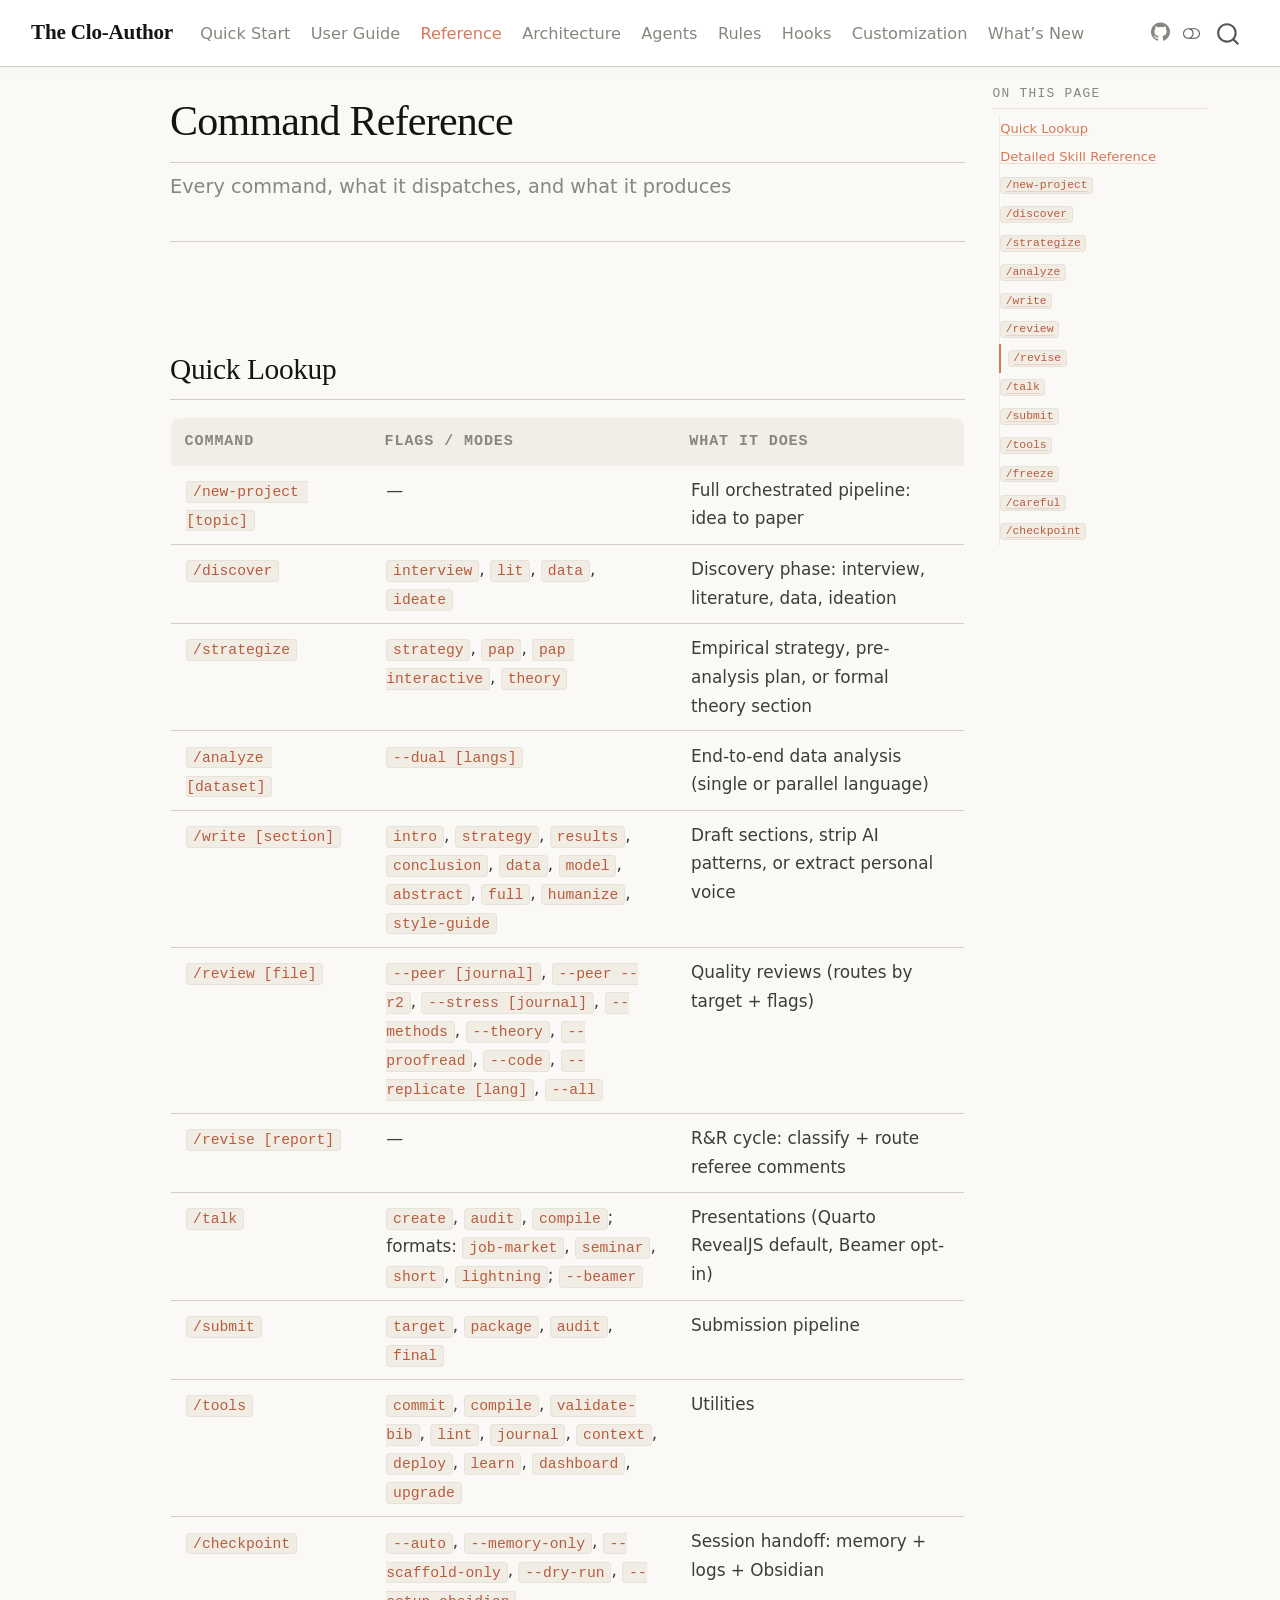
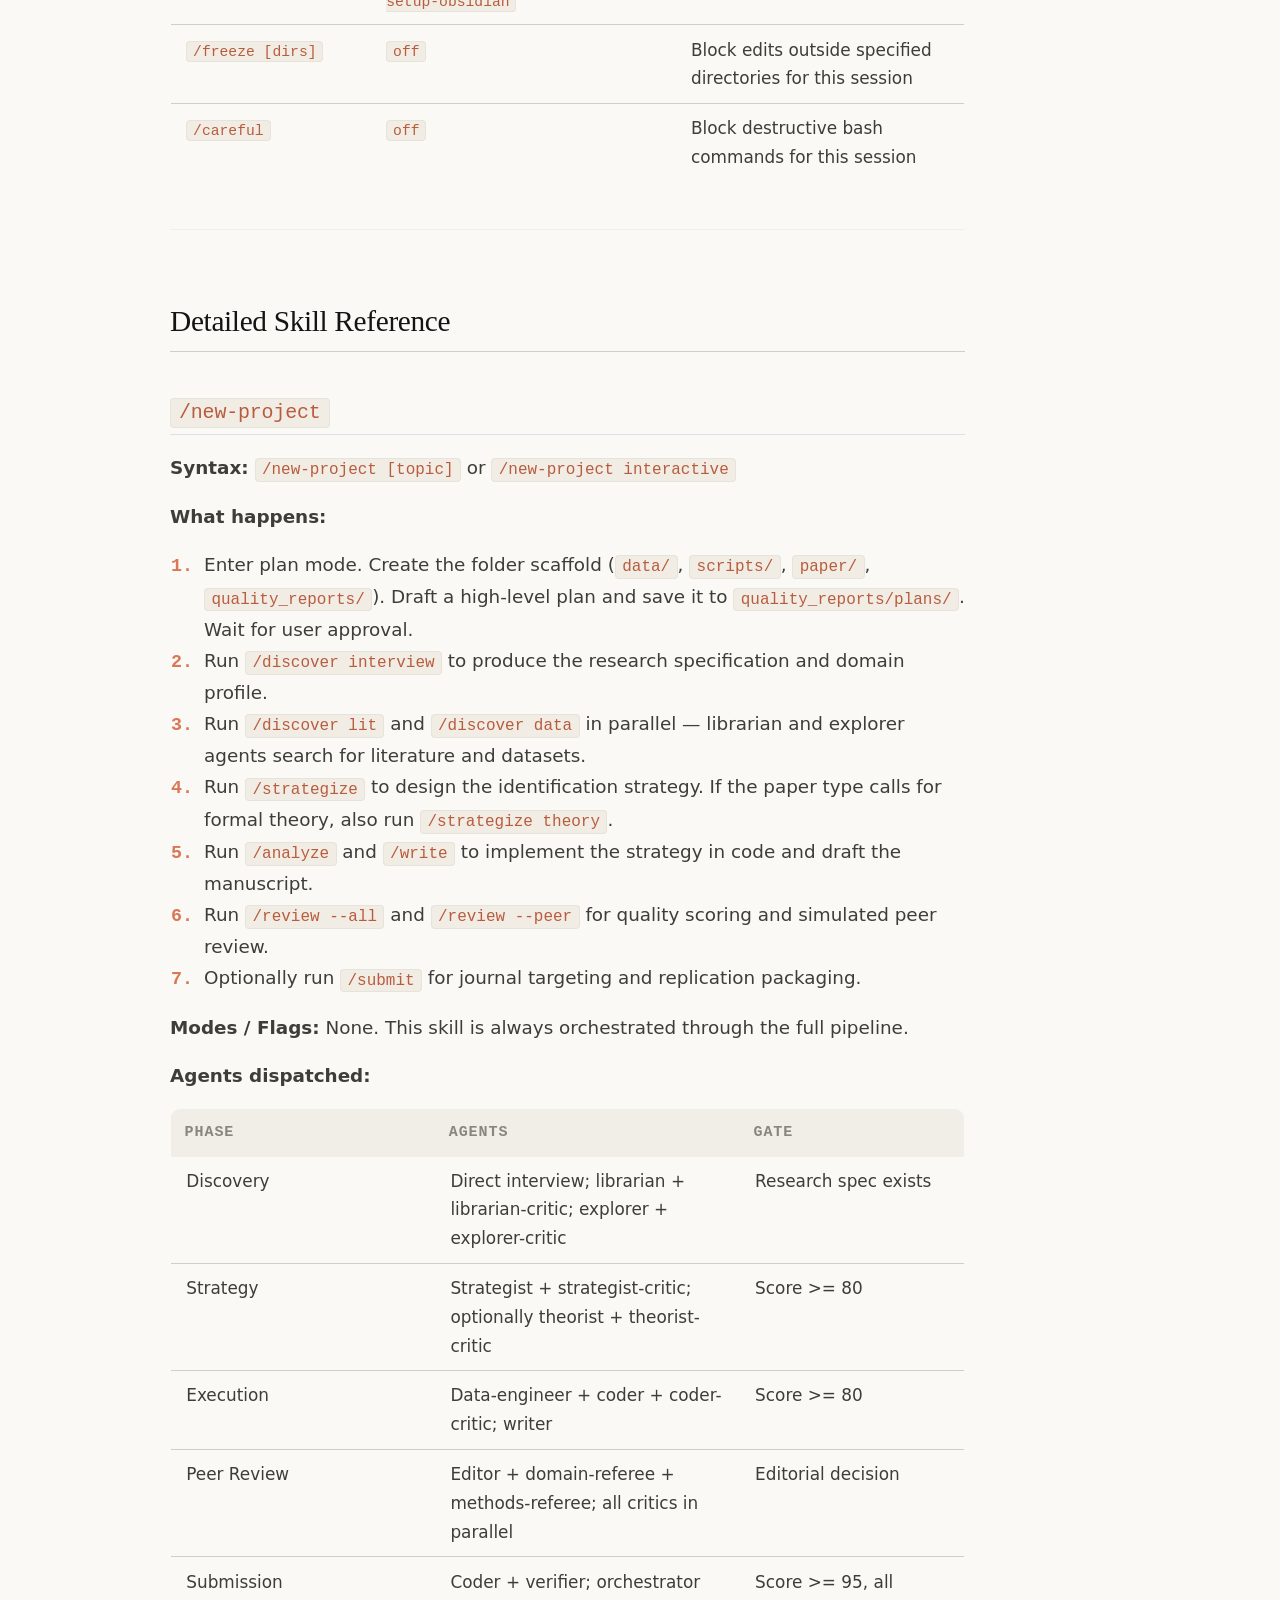
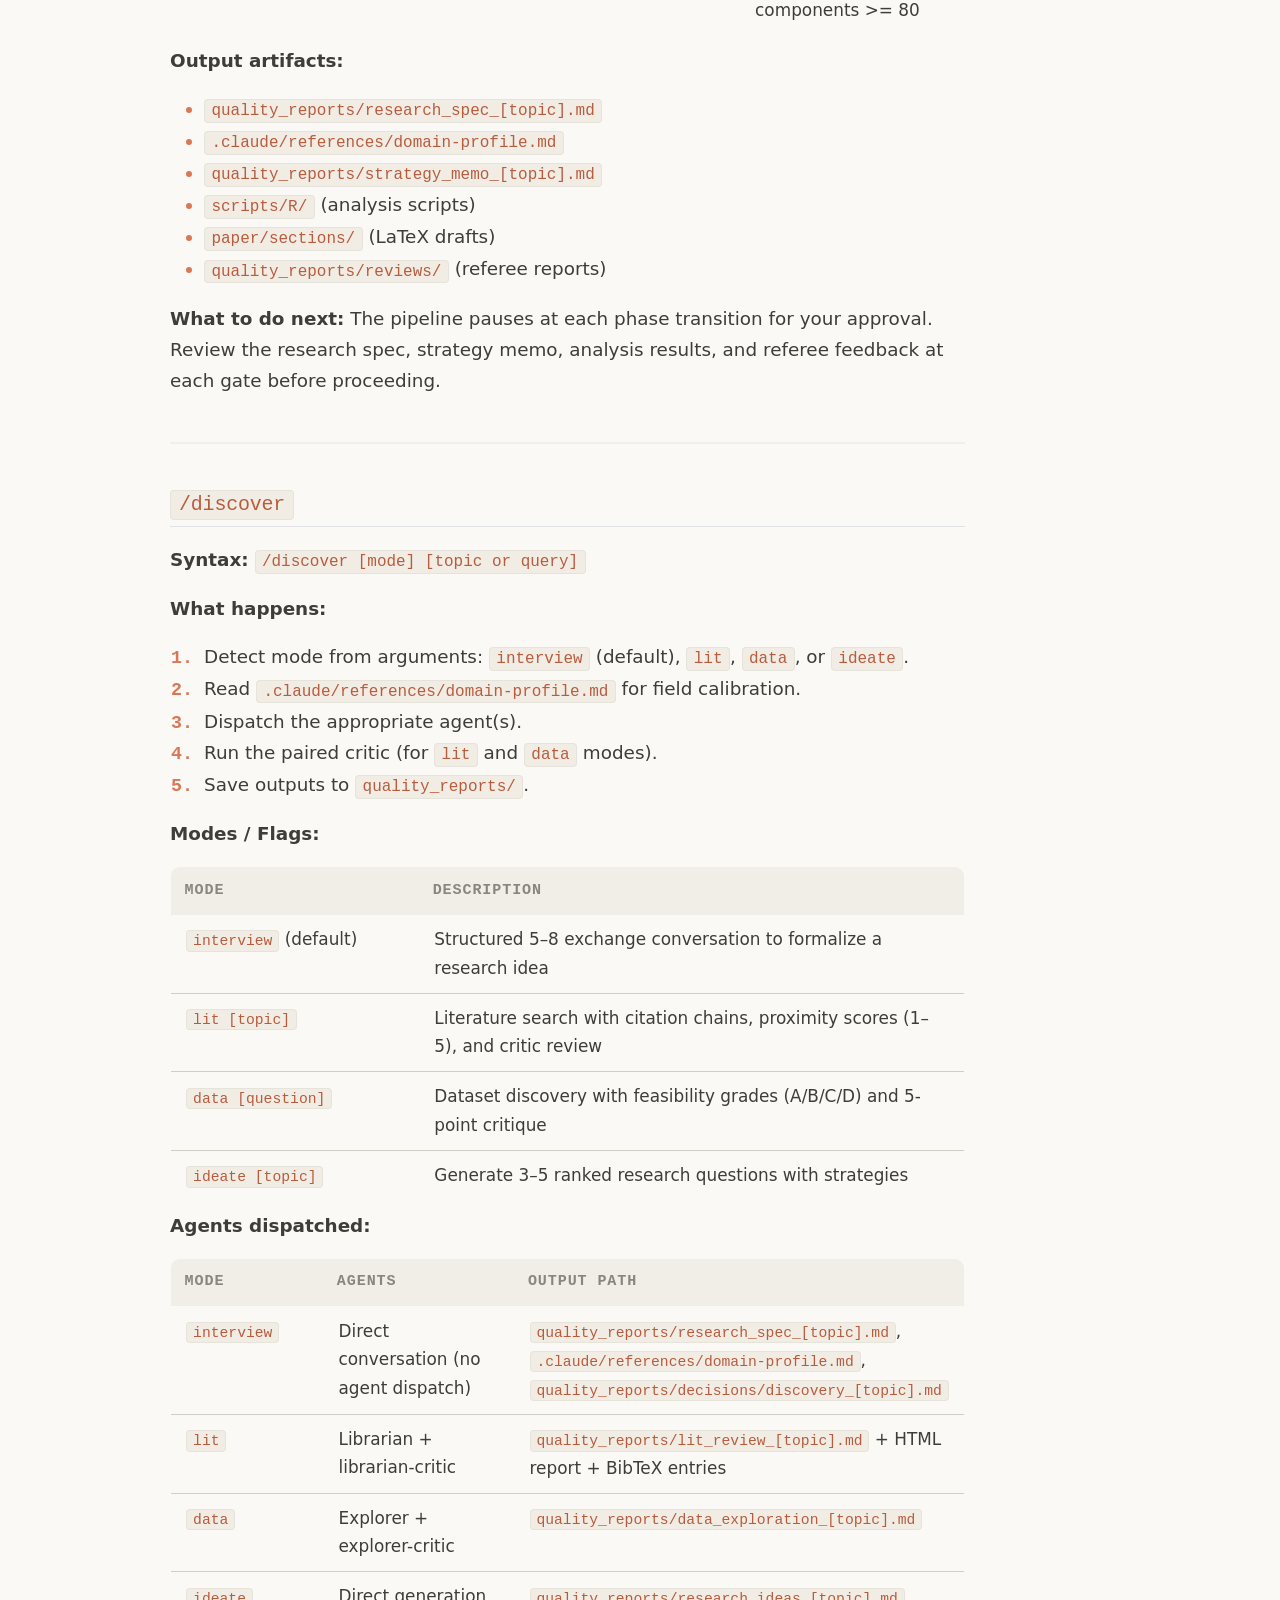
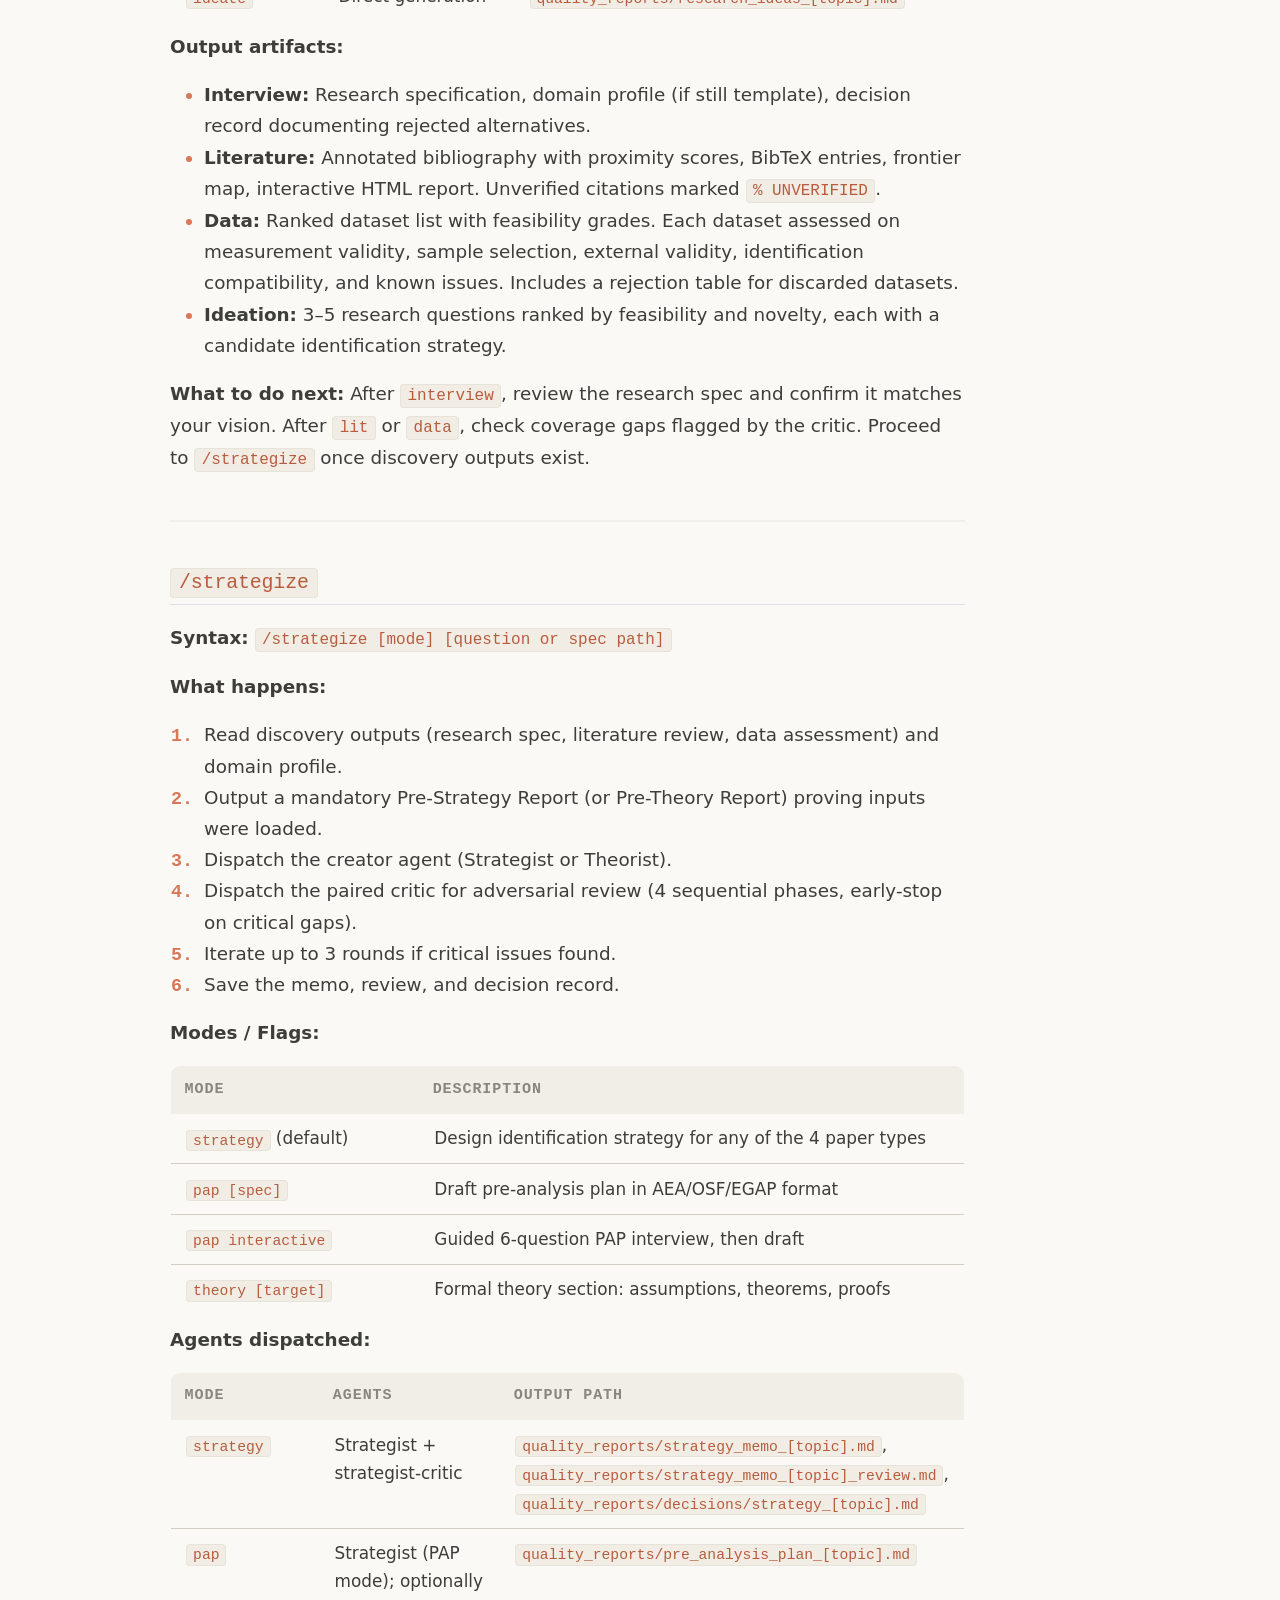
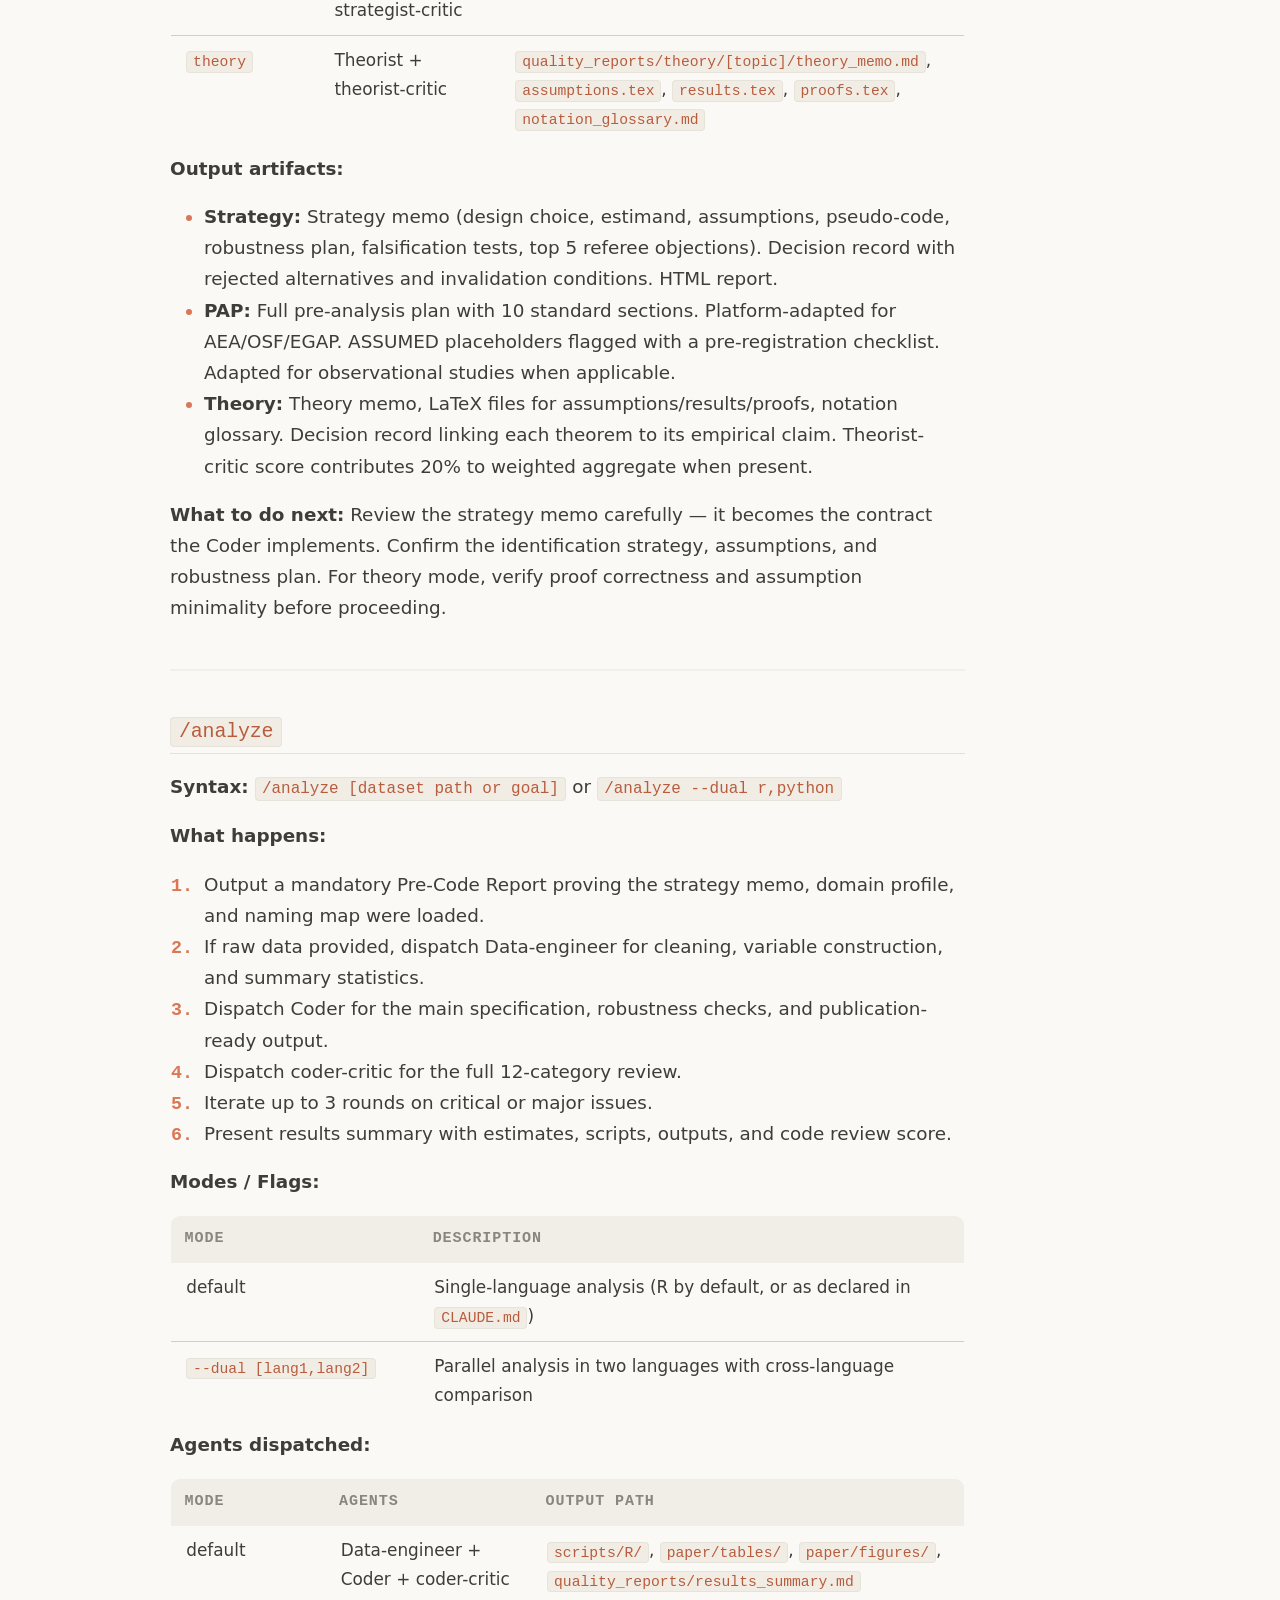
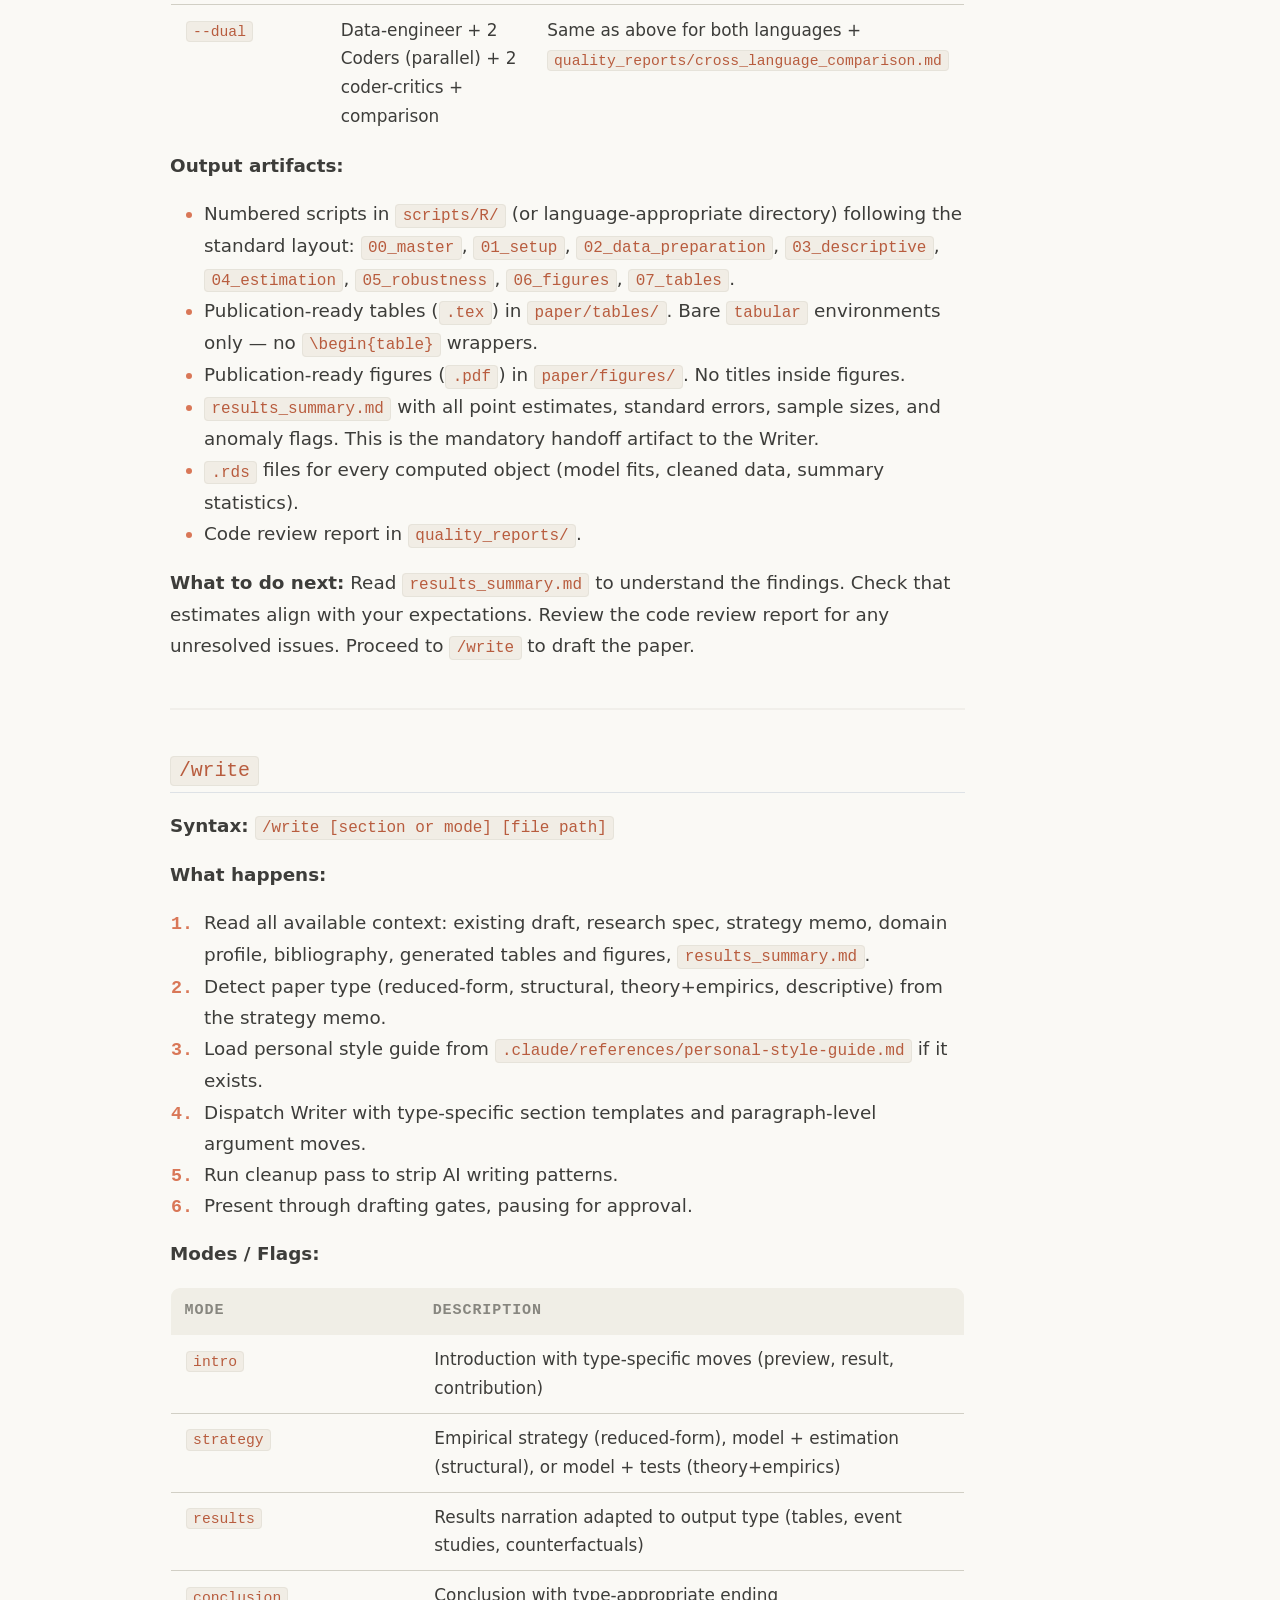
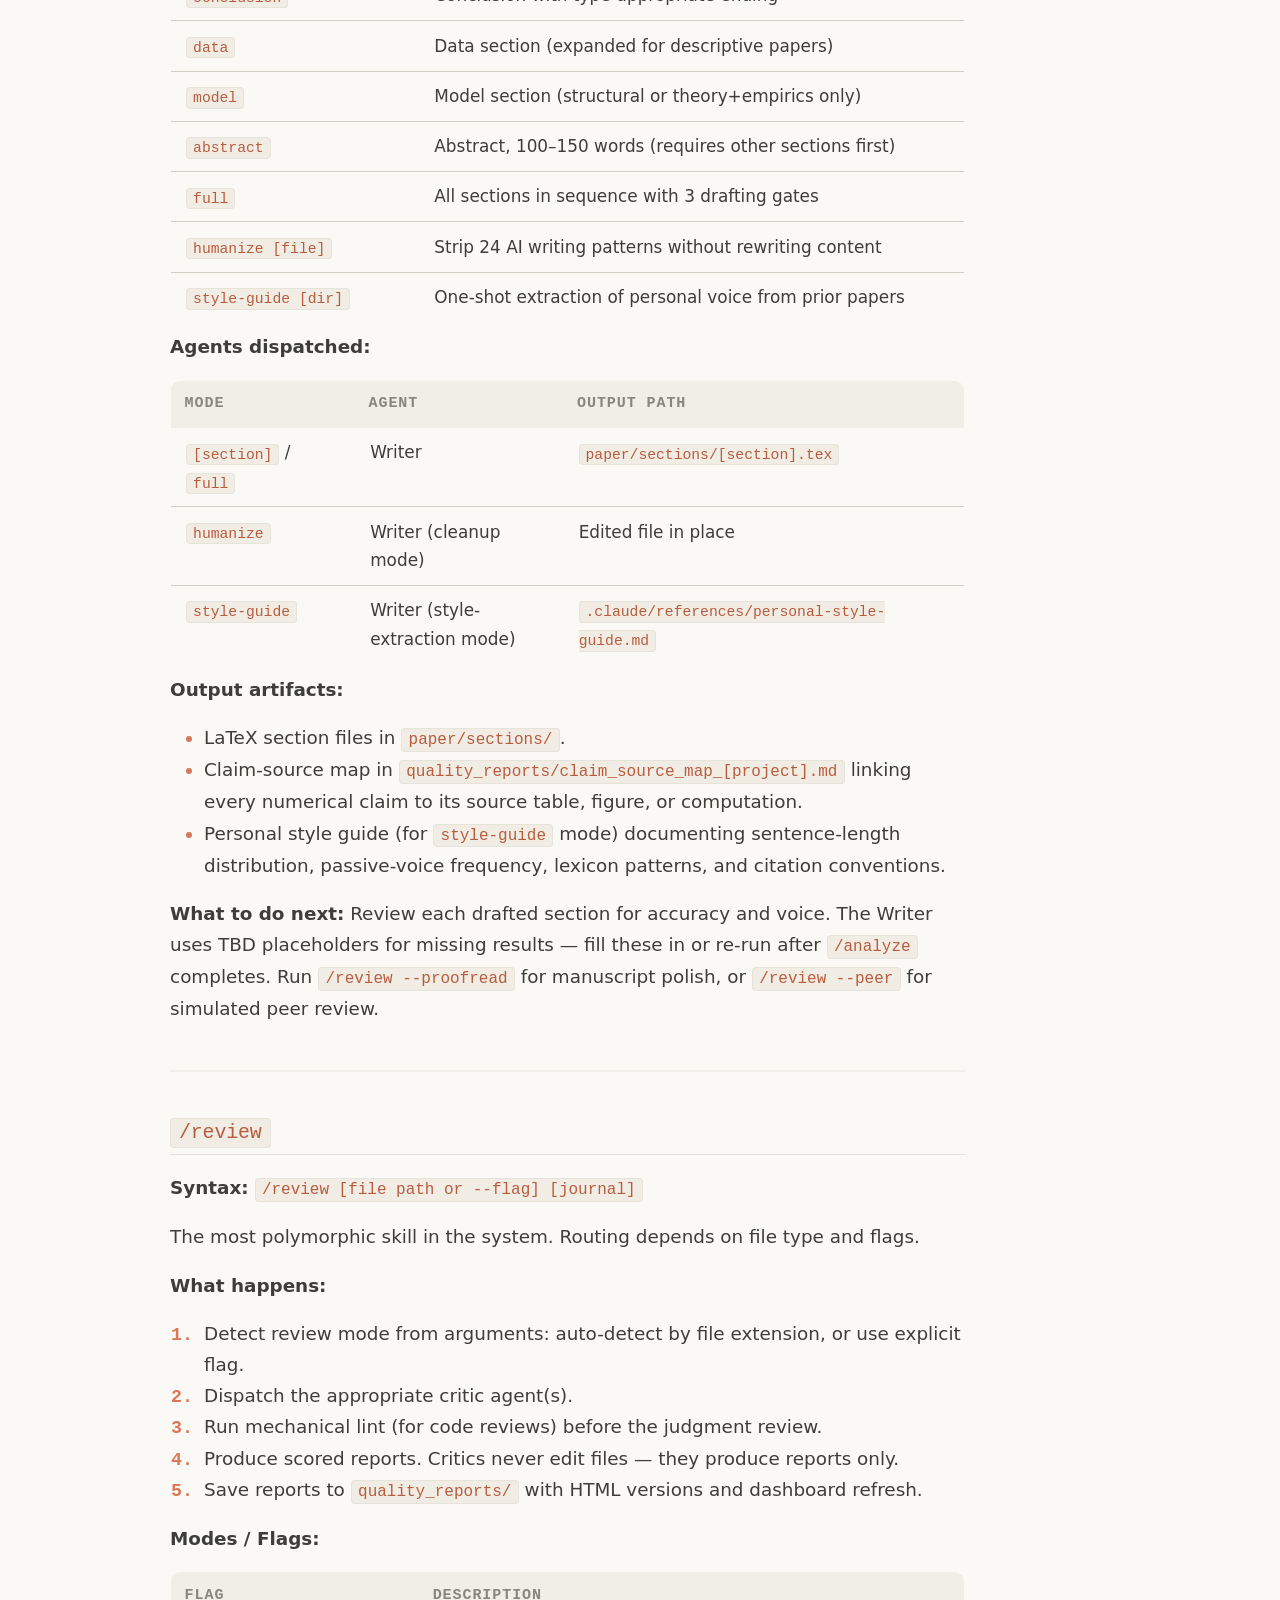
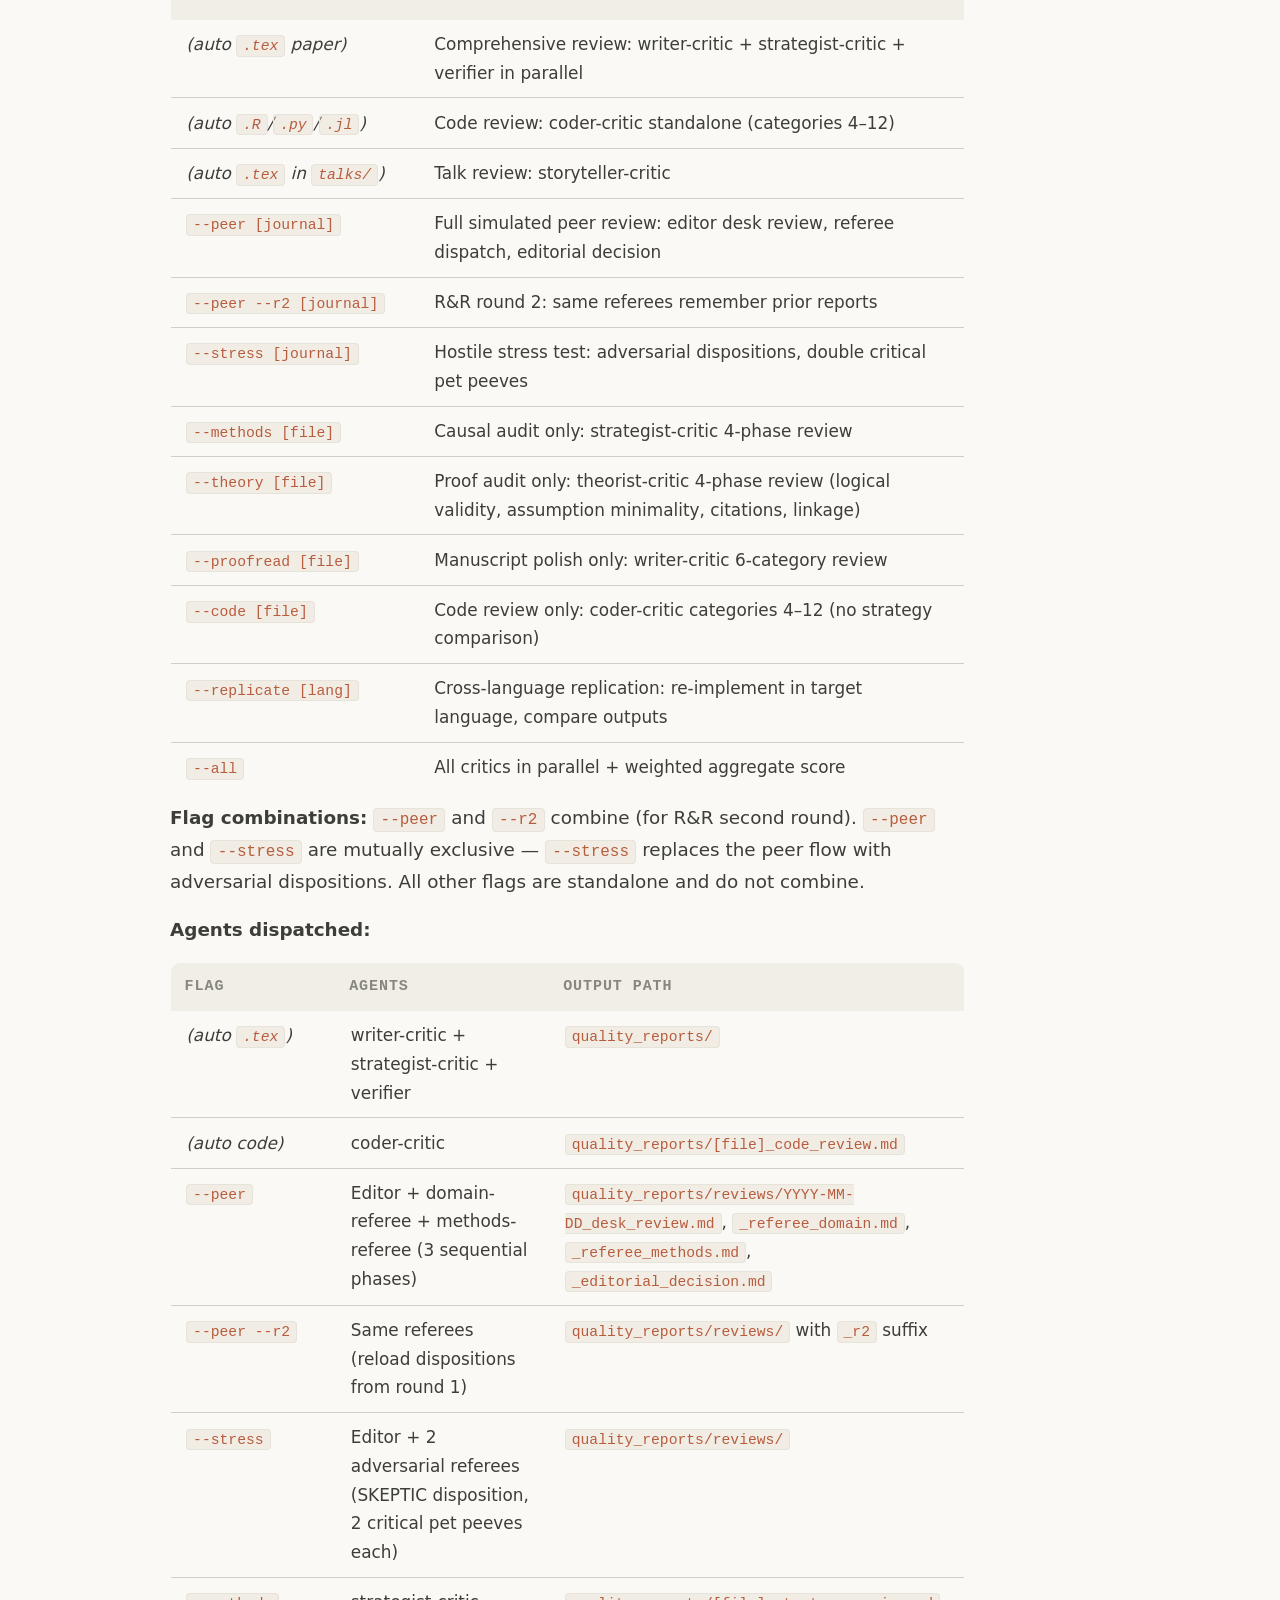
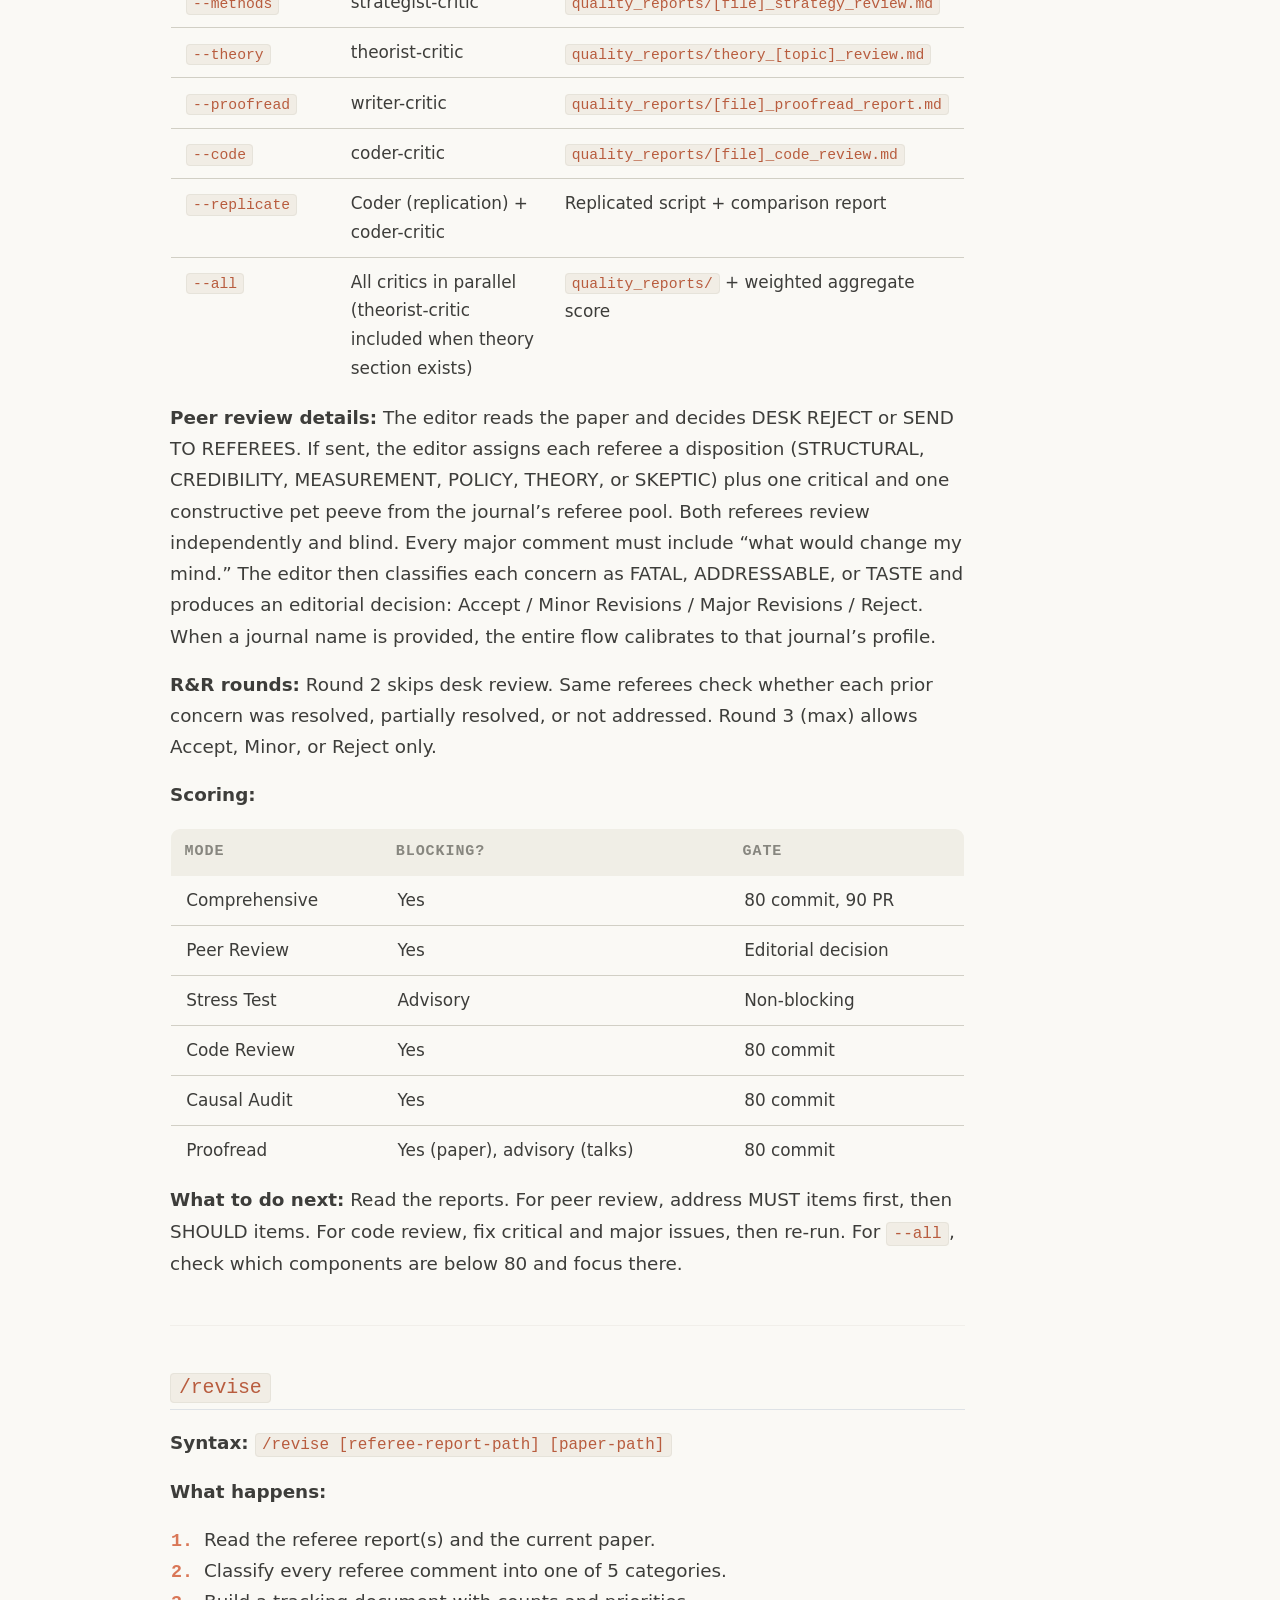
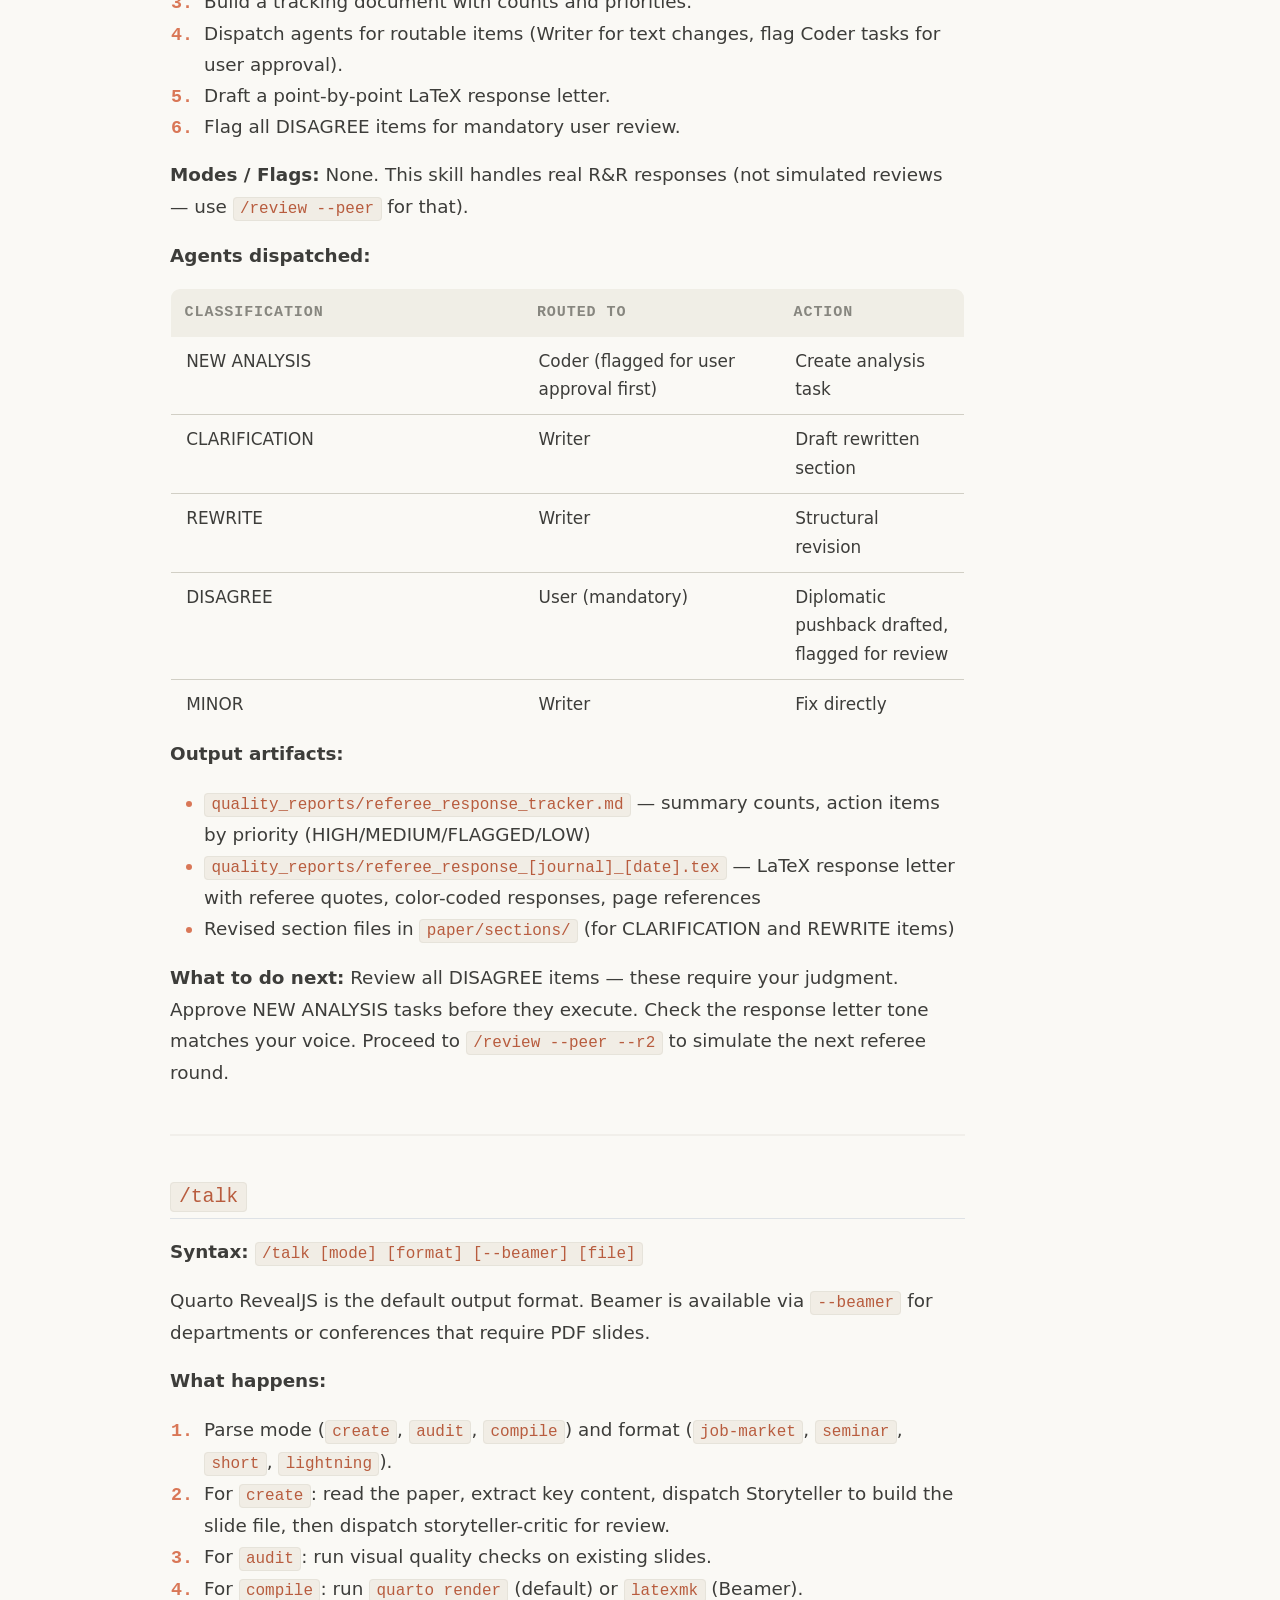
<file: docs/reference.html>
<!DOCTYPE html>
<html xmlns="http://www.w3.org/1999/xhtml" lang="en" xml:lang="en"><head>

<meta charset="utf-8">
<meta name="generator" content="quarto-1.8.27">

<meta name="viewport" content="width=device-width, initial-scale=1.0, user-scalable=yes">


<title>Command Reference – The Clo-Author</title>
<style>
code{white-space: pre-wrap;}
span.smallcaps{font-variant: small-caps;}
div.columns{display: flex; gap: min(4vw, 1.5em);}
div.column{flex: auto; overflow-x: auto;}
div.hanging-indent{margin-left: 1.5em; text-indent: -1.5em;}
ul.task-list{list-style: none;}
ul.task-list li input[type="checkbox"] {
  width: 0.8em;
  margin: 0 0.8em 0.2em -1em; /* quarto-specific, see https://github.com/quarto-dev/quarto-cli/issues/4556 */ 
  vertical-align: middle;
}
</style>


<script src="site_libs/quarto-nav/quarto-nav.js"></script>
<script src="site_libs/quarto-nav/headroom.min.js"></script>
<script src="site_libs/clipboard/clipboard.min.js"></script>
<script src="site_libs/quarto-search/autocomplete.umd.js"></script>
<script src="site_libs/quarto-search/fuse.min.js"></script>
<script src="site_libs/quarto-search/quarto-search.js"></script>
<meta name="quarto:offset" content="./">
<script src="site_libs/quarto-html/quarto.js" type="module"></script>
<script src="site_libs/quarto-html/tabsets/tabsets.js" type="module"></script>
<script src="site_libs/quarto-html/axe/axe-check.js" type="module"></script>
<script src="site_libs/quarto-html/popper.min.js"></script>
<script src="site_libs/quarto-html/tippy.umd.min.js"></script>
<script src="site_libs/quarto-html/anchor.min.js"></script>
<link href="site_libs/quarto-html/tippy.css" rel="stylesheet">
<link href="site_libs/quarto-html/quarto-syntax-highlighting-bb133401eb1928132202f6efeefbc5fe.css" rel="stylesheet" class="quarto-color-scheme" id="quarto-text-highlighting-styles">
<link href="site_libs/quarto-html/quarto-syntax-highlighting-dark-fdd259eaf9296a602f9f2594b91304b4.css" rel="stylesheet" class="quarto-color-scheme quarto-color-alternate" id="quarto-text-highlighting-styles">
<link href="site_libs/quarto-html/quarto-syntax-highlighting-bb133401eb1928132202f6efeefbc5fe.css" rel="stylesheet" class="quarto-color-scheme-extra" id="quarto-text-highlighting-styles">
<script src="site_libs/bootstrap/bootstrap.min.js"></script>
<link href="site_libs/bootstrap/bootstrap-icons.css" rel="stylesheet">
<link href="site_libs/bootstrap/bootstrap-45f38feec4c6d3ad185969c2b5aa4b3b.min.css" rel="stylesheet" append-hash="true" class="quarto-color-scheme" id="quarto-bootstrap" data-mode="light">
<link href="site_libs/bootstrap/bootstrap-dark-b9862f91d0a1d344de8539a32e8a5ff2.min.css" rel="stylesheet" append-hash="true" class="quarto-color-scheme quarto-color-alternate" id="quarto-bootstrap" data-mode="dark">
<link href="site_libs/bootstrap/bootstrap-45f38feec4c6d3ad185969c2b5aa4b3b.min.css" rel="stylesheet" append-hash="true" class="quarto-color-scheme-extra" id="quarto-bootstrap" data-mode="light">
<script id="quarto-search-options" type="application/json">{
  "location": "navbar",
  "copy-button": false,
  "collapse-after": 3,
  "panel-placement": "end",
  "type": "overlay",
  "limit": 50,
  "keyboard-shortcut": [
    "f",
    "/",
    "s"
  ],
  "show-item-context": false,
  "language": {
    "search-no-results-text": "No results",
    "search-matching-documents-text": "matching documents",
    "search-copy-link-title": "Copy link to search",
    "search-hide-matches-text": "Hide additional matches",
    "search-more-match-text": "more match in this document",
    "search-more-matches-text": "more matches in this document",
    "search-clear-button-title": "Clear",
    "search-text-placeholder": "",
    "search-detached-cancel-button-title": "Cancel",
    "search-submit-button-title": "Submit",
    "search-label": "Search"
  }
}</script>
<style>html{ scroll-behavior: smooth; }</style>


</head>

<body class="nav-fixed quarto-light"><script id="quarto-html-before-body" type="application/javascript">
    const toggleBodyColorMode = (bsSheetEl) => {
      const mode = bsSheetEl.getAttribute("data-mode");
      const bodyEl = window.document.querySelector("body");
      if (mode === "dark") {
        bodyEl.classList.add("quarto-dark");
        bodyEl.classList.remove("quarto-light");
      } else {
        bodyEl.classList.add("quarto-light");
        bodyEl.classList.remove("quarto-dark");
      }
    }
    const toggleBodyColorPrimary = () => {
      const bsSheetEl = window.document.querySelector("link#quarto-bootstrap:not([rel=disabled-stylesheet])");
      if (bsSheetEl) {
        toggleBodyColorMode(bsSheetEl);
      }
    }
    const setColorSchemeToggle = (alternate) => {
      const toggles = window.document.querySelectorAll('.quarto-color-scheme-toggle');
      for (let i=0; i < toggles.length; i++) {
        const toggle = toggles[i];
        if (toggle) {
          if (alternate) {
            toggle.classList.add("alternate");
          } else {
            toggle.classList.remove("alternate");
          }
        }
      }
    };
    const toggleColorMode = (alternate) => {
      // Switch the stylesheets
      const primaryStylesheets = window.document.querySelectorAll('link.quarto-color-scheme:not(.quarto-color-alternate)');
      const alternateStylesheets = window.document.querySelectorAll('link.quarto-color-scheme.quarto-color-alternate');
      manageTransitions('#quarto-margin-sidebar .nav-link', false);
      if (alternate) {
        // note: dark is layered on light, we don't disable primary!
        enableStylesheet(alternateStylesheets);
        for (const sheetNode of alternateStylesheets) {
          if (sheetNode.id === "quarto-bootstrap") {
            toggleBodyColorMode(sheetNode);
          }
        }
      } else {
        disableStylesheet(alternateStylesheets);
        enableStylesheet(primaryStylesheets)
        toggleBodyColorPrimary();
      }
      manageTransitions('#quarto-margin-sidebar .nav-link', true);
      // Switch the toggles
      setColorSchemeToggle(alternate)
      // Hack to workaround the fact that safari doesn't
      // properly recolor the scrollbar when toggling (#1455)
      if (navigator.userAgent.indexOf('Safari') > 0 && navigator.userAgent.indexOf('Chrome') == -1) {
        manageTransitions("body", false);
        window.scrollTo(0, 1);
        setTimeout(() => {
          window.scrollTo(0, 0);
          manageTransitions("body", true);
        }, 40);
      }
    }
    const disableStylesheet = (stylesheets) => {
      for (let i=0; i < stylesheets.length; i++) {
        const stylesheet = stylesheets[i];
        stylesheet.rel = 'disabled-stylesheet';
      }
    }
    const enableStylesheet = (stylesheets) => {
      for (let i=0; i < stylesheets.length; i++) {
        const stylesheet = stylesheets[i];
        if(stylesheet.rel !== 'stylesheet') { // for Chrome, which will still FOUC without this check
          stylesheet.rel = 'stylesheet';
        }
      }
    }
    const manageTransitions = (selector, allowTransitions) => {
      const els = window.document.querySelectorAll(selector);
      for (let i=0; i < els.length; i++) {
        const el = els[i];
        if (allowTransitions) {
          el.classList.remove('notransition');
        } else {
          el.classList.add('notransition');
        }
      }
    }
    const isFileUrl = () => {
      return window.location.protocol === 'file:';
    }
    const hasAlternateSentinel = () => {
      let styleSentinel = getColorSchemeSentinel();
      if (styleSentinel !== null) {
        return styleSentinel === "alternate";
      } else {
        return false;
      }
    }
    const setStyleSentinel = (alternate) => {
      const value = alternate ? "alternate" : "default";
      if (!isFileUrl()) {
        window.localStorage.setItem("quarto-color-scheme", value);
      } else {
        localAlternateSentinel = value;
      }
    }
    const getColorSchemeSentinel = () => {
      if (!isFileUrl()) {
        const storageValue = window.localStorage.getItem("quarto-color-scheme");
        return storageValue != null ? storageValue : localAlternateSentinel;
      } else {
        return localAlternateSentinel;
      }
    }
    const toggleGiscusIfUsed = (isAlternate, darkModeDefault) => {
      const baseTheme = document.querySelector('#giscus-base-theme')?.value ?? 'light';
      const alternateTheme = document.querySelector('#giscus-alt-theme')?.value ?? 'dark';
      let newTheme = '';
      if(authorPrefersDark) {
        newTheme = isAlternate ? baseTheme : alternateTheme;
      } else {
        newTheme = isAlternate ? alternateTheme : baseTheme;
      }
      const changeGiscusTheme = () => {
        // From: https://github.com/giscus/giscus/issues/336
        const sendMessage = (message) => {
          const iframe = document.querySelector('iframe.giscus-frame');
          if (!iframe) return;
          iframe.contentWindow.postMessage({ giscus: message }, 'https://giscus.app');
        }
        sendMessage({
          setConfig: {
            theme: newTheme
          }
        });
      }
      const isGiscussLoaded = window.document.querySelector('iframe.giscus-frame') !== null;
      if (isGiscussLoaded) {
        changeGiscusTheme();
      }
    };
    const authorPrefersDark = false;
    const darkModeDefault = authorPrefersDark;
      document.querySelector('link#quarto-text-highlighting-styles.quarto-color-scheme-extra').rel = 'disabled-stylesheet';
      document.querySelector('link#quarto-bootstrap.quarto-color-scheme-extra').rel = 'disabled-stylesheet';
    let localAlternateSentinel = darkModeDefault ? 'alternate' : 'default';
    // Dark / light mode switch
    window.quartoToggleColorScheme = () => {
      // Read the current dark / light value
      let toAlternate = !hasAlternateSentinel();
      toggleColorMode(toAlternate);
      setStyleSentinel(toAlternate);
      toggleGiscusIfUsed(toAlternate, darkModeDefault);
      window.dispatchEvent(new Event('resize'));
    };
    // Switch to dark mode if need be
    if (hasAlternateSentinel()) {
      toggleColorMode(true);
    } else {
      toggleColorMode(false);
    }
  </script>

<div id="quarto-search-results"></div>
  <header id="quarto-header" class="headroom fixed-top">
    <nav class="navbar navbar-expand-lg " data-bs-theme="dark">
      <div class="navbar-container container-fluid">
      <div class="navbar-brand-container mx-auto">
    <a class="navbar-brand" href="./index.html">
    <span class="navbar-title">The Clo-Author</span>
    </a>
  </div>
            <div id="quarto-search" class="" title="Search"></div>
          <button class="navbar-toggler" type="button" data-bs-toggle="collapse" data-bs-target="#navbarCollapse" aria-controls="navbarCollapse" role="menu" aria-expanded="false" aria-label="Toggle navigation" onclick="if (window.quartoToggleHeadroom) { window.quartoToggleHeadroom(); }">
  <span class="navbar-toggler-icon"></span>
</button>
          <div class="collapse navbar-collapse" id="navbarCollapse">
            <ul class="navbar-nav navbar-nav-scroll me-auto">
  <li class="nav-item">
    <a class="nav-link" href="./index.html"> 
<span class="menu-text">Quick Start</span></a>
  </li>  
  <li class="nav-item">
    <a class="nav-link" href="./user-guide.html"> 
<span class="menu-text">User Guide</span></a>
  </li>  
  <li class="nav-item">
    <a class="nav-link active" href="./reference.html" aria-current="page"> 
<span class="menu-text">Reference</span></a>
  </li>  
  <li class="nav-item">
    <a class="nav-link" href="./architecture.html"> 
<span class="menu-text">Architecture</span></a>
  </li>  
  <li class="nav-item">
    <a class="nav-link" href="./agents.html"> 
<span class="menu-text">Agents</span></a>
  </li>  
  <li class="nav-item">
    <a class="nav-link" href="./rules.html"> 
<span class="menu-text">Rules</span></a>
  </li>  
  <li class="nav-item">
    <a class="nav-link" href="./hooks.html"> 
<span class="menu-text">Hooks</span></a>
  </li>  
  <li class="nav-item">
    <a class="nav-link" href="./customization.html"> 
<span class="menu-text">Customization</span></a>
  </li>  
  <li class="nav-item">
    <a class="nav-link" href="./changelog.html"> 
<span class="menu-text">What’s New</span></a>
  </li>  
</ul>
            <ul class="navbar-nav navbar-nav-scroll ms-auto">
  <li class="nav-item compact">
    <a class="nav-link" href="https://github.com/hugosantanna/clo-author"> <i class="bi bi-github" role="img">
</i> 
<span class="menu-text"></span></a>
  </li>  
</ul>
          </div> <!-- /navcollapse -->
            <div class="quarto-navbar-tools">
  <a href="" class="quarto-color-scheme-toggle quarto-navigation-tool  px-1" onclick="window.quartoToggleColorScheme(); return false;" title="Toggle dark mode"><i class="bi"></i></a>
</div>
      </div> <!-- /container-fluid -->
    </nav>
</header>
<!-- content -->
<div id="quarto-content" class="quarto-container page-columns page-rows-contents page-layout-article page-navbar">
<!-- sidebar -->
<!-- margin-sidebar -->
    <div id="quarto-margin-sidebar" class="sidebar margin-sidebar">
        <nav id="TOC" role="doc-toc" class="toc-active">
    <h2 id="toc-title">On this page</h2>
   
  <ul>
  <li><a href="#quick-lookup" id="toc-quick-lookup" class="nav-link active" data-scroll-target="#quick-lookup">Quick Lookup</a></li>
  <li><a href="#detailed-skill-reference" id="toc-detailed-skill-reference" class="nav-link" data-scroll-target="#detailed-skill-reference">Detailed Skill Reference</a>
  <ul class="collapse">
  <li><a href="#new-project" id="toc-new-project" class="nav-link" data-scroll-target="#new-project"><code>/new-project</code></a></li>
  <li><a href="#discover" id="toc-discover" class="nav-link" data-scroll-target="#discover"><code>/discover</code></a></li>
  <li><a href="#strategize" id="toc-strategize" class="nav-link" data-scroll-target="#strategize"><code>/strategize</code></a></li>
  <li><a href="#analyze" id="toc-analyze" class="nav-link" data-scroll-target="#analyze"><code>/analyze</code></a></li>
  <li><a href="#write" id="toc-write" class="nav-link" data-scroll-target="#write"><code>/write</code></a></li>
  <li><a href="#review" id="toc-review" class="nav-link" data-scroll-target="#review"><code>/review</code></a></li>
  <li><a href="#revise" id="toc-revise" class="nav-link" data-scroll-target="#revise"><code>/revise</code></a></li>
  <li><a href="#talk" id="toc-talk" class="nav-link" data-scroll-target="#talk"><code>/talk</code></a></li>
  <li><a href="#submit" id="toc-submit" class="nav-link" data-scroll-target="#submit"><code>/submit</code></a></li>
  <li><a href="#tools" id="toc-tools" class="nav-link" data-scroll-target="#tools"><code>/tools</code></a></li>
  <li><a href="#freeze" id="toc-freeze" class="nav-link" data-scroll-target="#freeze"><code>/freeze</code></a></li>
  <li><a href="#careful" id="toc-careful" class="nav-link" data-scroll-target="#careful"><code>/careful</code></a></li>
  <li><a href="#checkpoint" id="toc-checkpoint" class="nav-link" data-scroll-target="#checkpoint"><code>/checkpoint</code></a></li>
  </ul></li>
  </ul>
</nav>
    </div>
<!-- main -->
<main class="content" id="quarto-document-content">


<header id="title-block-header" class="quarto-title-block default">
<div class="quarto-title">
<h1 class="title">Command Reference</h1>
<p class="subtitle lead">Every command, what it dispatches, and what it produces</p>
</div>



<div class="quarto-title-meta">

    
  
    
  </div>
  


</header>


<section id="quick-lookup" class="level1">
<h1>Quick Lookup</h1>
<table class="caption-top table">
<colgroup>
<col style="width: 25%">
<col style="width: 38%">
<col style="width: 36%">
</colgroup>
<thead>
<tr class="header">
<th>Command</th>
<th>Flags / Modes</th>
<th>What It Does</th>
</tr>
</thead>
<tbody>
<tr class="odd">
<td><code>/new-project [topic]</code></td>
<td>—</td>
<td>Full orchestrated pipeline: idea to paper</td>
</tr>
<tr class="even">
<td><code>/discover</code></td>
<td><code>interview</code>, <code>lit</code>, <code>data</code>, <code>ideate</code></td>
<td>Discovery phase: interview, literature, data, ideation</td>
</tr>
<tr class="odd">
<td><code>/strategize</code></td>
<td><code>strategy</code>, <code>pap</code>, <code>pap interactive</code>, <code>theory</code></td>
<td>Empirical strategy, pre-analysis plan, or formal theory section</td>
</tr>
<tr class="even">
<td><code>/analyze [dataset]</code></td>
<td><code>--dual [langs]</code></td>
<td>End-to-end data analysis (single or parallel language)</td>
</tr>
<tr class="odd">
<td><code>/write [section]</code></td>
<td><code>intro</code>, <code>strategy</code>, <code>results</code>, <code>conclusion</code>, <code>data</code>, <code>model</code>, <code>abstract</code>, <code>full</code>, <code>humanize</code>, <code>style-guide</code></td>
<td>Draft sections, strip AI patterns, or extract personal voice</td>
</tr>
<tr class="even">
<td><code>/review [file]</code></td>
<td><code>--peer [journal]</code>, <code>--peer --r2</code>, <code>--stress [journal]</code>, <code>--methods</code>, <code>--theory</code>, <code>--proofread</code>, <code>--code</code>, <code>--replicate [lang]</code>, <code>--all</code></td>
<td>Quality reviews (routes by target + flags)</td>
</tr>
<tr class="odd">
<td><code>/revise [report]</code></td>
<td>—</td>
<td>R&amp;R cycle: classify + route referee comments</td>
</tr>
<tr class="even">
<td><code>/talk</code></td>
<td><code>create</code>, <code>audit</code>, <code>compile</code>; formats: <code>job-market</code>, <code>seminar</code>, <code>short</code>, <code>lightning</code>; <code>--beamer</code></td>
<td>Presentations (Quarto RevealJS default, Beamer opt-in)</td>
</tr>
<tr class="odd">
<td><code>/submit</code></td>
<td><code>target</code>, <code>package</code>, <code>audit</code>, <code>final</code></td>
<td>Submission pipeline</td>
</tr>
<tr class="even">
<td><code>/tools</code></td>
<td><code>commit</code>, <code>compile</code>, <code>validate-bib</code>, <code>lint</code>, <code>journal</code>, <code>context</code>, <code>deploy</code>, <code>learn</code>, <code>dashboard</code>, <code>upgrade</code></td>
<td>Utilities</td>
</tr>
<tr class="odd">
<td><code>/checkpoint</code></td>
<td><code>--auto</code>, <code>--memory-only</code>, <code>--scaffold-only</code>, <code>--dry-run</code>, <code>--setup-obsidian</code></td>
<td>Session handoff: memory + logs + Obsidian</td>
</tr>
<tr class="even">
<td><code>/freeze [dirs]</code></td>
<td><code>off</code></td>
<td>Block edits outside specified directories for this session</td>
</tr>
<tr class="odd">
<td><code>/careful</code></td>
<td><code>off</code></td>
<td>Block destructive bash commands for this session</td>
</tr>
</tbody>
</table>
<hr>
</section>
<section id="detailed-skill-reference" class="level1">
<h1>Detailed Skill Reference</h1>
<section id="new-project" class="level2">
<h2 class="anchored" data-anchor-id="new-project"><code>/new-project</code></h2>
<p><strong>Syntax:</strong> <code>/new-project [topic]</code> or <code>/new-project interactive</code></p>
<p><strong>What happens:</strong></p>
<ol type="1">
<li>Enter plan mode. Create the folder scaffold (<code>data/</code>, <code>scripts/</code>, <code>paper/</code>, <code>quality_reports/</code>). Draft a high-level plan and save it to <code>quality_reports/plans/</code>. Wait for user approval.</li>
<li>Run <code>/discover interview</code> to produce the research specification and domain profile.</li>
<li>Run <code>/discover lit</code> and <code>/discover data</code> in parallel — librarian and explorer agents search for literature and datasets.</li>
<li>Run <code>/strategize</code> to design the identification strategy. If the paper type calls for formal theory, also run <code>/strategize theory</code>.</li>
<li>Run <code>/analyze</code> and <code>/write</code> to implement the strategy in code and draft the manuscript.</li>
<li>Run <code>/review --all</code> and <code>/review --peer</code> for quality scoring and simulated peer review.</li>
<li>Optionally run <code>/submit</code> for journal targeting and replication packaging.</li>
</ol>
<p><strong>Modes / Flags:</strong> None. This skill is always orchestrated through the full pipeline.</p>
<p><strong>Agents dispatched:</strong></p>
<table class="caption-top table">
<colgroup>
<col style="width: 33%">
<col style="width: 38%">
<col style="width: 28%">
</colgroup>
<thead>
<tr class="header">
<th>Phase</th>
<th>Agents</th>
<th>Gate</th>
</tr>
</thead>
<tbody>
<tr class="odd">
<td>Discovery</td>
<td>Direct interview; librarian + librarian-critic; explorer + explorer-critic</td>
<td>Research spec exists</td>
</tr>
<tr class="even">
<td>Strategy</td>
<td>Strategist + strategist-critic; optionally theorist + theorist-critic</td>
<td>Score &gt;= 80</td>
</tr>
<tr class="odd">
<td>Execution</td>
<td>Data-engineer + coder + coder-critic; writer</td>
<td>Score &gt;= 80</td>
</tr>
<tr class="even">
<td>Peer Review</td>
<td>Editor + domain-referee + methods-referee; all critics in parallel</td>
<td>Editorial decision</td>
</tr>
<tr class="odd">
<td>Submission</td>
<td>Coder + verifier; orchestrator</td>
<td>Score &gt;= 95, all components &gt;= 80</td>
</tr>
</tbody>
</table>
<p><strong>Output artifacts:</strong></p>
<ul>
<li><code>quality_reports/research_spec_[topic].md</code></li>
<li><code>.claude/references/domain-profile.md</code></li>
<li><code>quality_reports/strategy_memo_[topic].md</code></li>
<li><code>scripts/R/</code> (analysis scripts)</li>
<li><code>paper/sections/</code> (LaTeX drafts)</li>
<li><code>quality_reports/reviews/</code> (referee reports)</li>
</ul>
<p><strong>What to do next:</strong> The pipeline pauses at each phase transition for your approval. Review the research spec, strategy memo, analysis results, and referee feedback at each gate before proceeding.</p>
<hr>
</section>
<section id="discover" class="level2">
<h2 class="anchored" data-anchor-id="discover"><code>/discover</code></h2>
<p><strong>Syntax:</strong> <code>/discover [mode] [topic or query]</code></p>
<p><strong>What happens:</strong></p>
<ol type="1">
<li>Detect mode from arguments: <code>interview</code> (default), <code>lit</code>, <code>data</code>, or <code>ideate</code>.</li>
<li>Read <code>.claude/references/domain-profile.md</code> for field calibration.</li>
<li>Dispatch the appropriate agent(s).</li>
<li>Run the paired critic (for <code>lit</code> and <code>data</code> modes).</li>
<li>Save outputs to <code>quality_reports/</code>.</li>
</ol>
<p><strong>Modes / Flags:</strong></p>
<table class="caption-top table">
<colgroup>
<col style="width: 31%">
<col style="width: 68%">
</colgroup>
<thead>
<tr class="header">
<th>Mode</th>
<th>Description</th>
</tr>
</thead>
<tbody>
<tr class="odd">
<td><code>interview</code> (default)</td>
<td>Structured 5–8 exchange conversation to formalize a research idea</td>
</tr>
<tr class="even">
<td><code>lit [topic]</code></td>
<td>Literature search with citation chains, proximity scores (1–5), and critic review</td>
</tr>
<tr class="odd">
<td><code>data [question]</code></td>
<td>Dataset discovery with feasibility grades (A/B/C/D) and 5-point critique</td>
</tr>
<tr class="even">
<td><code>ideate [topic]</code></td>
<td>Generate 3–5 ranked research questions with strategies</td>
</tr>
</tbody>
</table>
<p><strong>Agents dispatched:</strong></p>
<table class="caption-top table">
<colgroup>
<col style="width: 22%">
<col style="width: 29%">
<col style="width: 48%">
</colgroup>
<thead>
<tr class="header">
<th>Mode</th>
<th>Agents</th>
<th>Output Path</th>
</tr>
</thead>
<tbody>
<tr class="odd">
<td><code>interview</code></td>
<td>Direct conversation (no agent dispatch)</td>
<td><code>quality_reports/research_spec_[topic].md</code>, <code>.claude/references/domain-profile.md</code>, <code>quality_reports/decisions/discovery_[topic].md</code></td>
</tr>
<tr class="even">
<td><code>lit</code></td>
<td>Librarian + librarian-critic</td>
<td><code>quality_reports/lit_review_[topic].md</code> + HTML report + BibTeX entries</td>
</tr>
<tr class="odd">
<td><code>data</code></td>
<td>Explorer + explorer-critic</td>
<td><code>quality_reports/data_exploration_[topic].md</code></td>
</tr>
<tr class="even">
<td><code>ideate</code></td>
<td>Direct generation</td>
<td><code>quality_reports/research_ideas_[topic].md</code></td>
</tr>
</tbody>
</table>
<p><strong>Output artifacts:</strong></p>
<ul>
<li><strong>Interview:</strong> Research specification, domain profile (if still template), decision record documenting rejected alternatives.</li>
<li><strong>Literature:</strong> Annotated bibliography with proximity scores, BibTeX entries, frontier map, interactive HTML report. Unverified citations marked <code>% UNVERIFIED</code>.</li>
<li><strong>Data:</strong> Ranked dataset list with feasibility grades. Each dataset assessed on measurement validity, sample selection, external validity, identification compatibility, and known issues. Includes a rejection table for discarded datasets.</li>
<li><strong>Ideation:</strong> 3–5 research questions ranked by feasibility and novelty, each with a candidate identification strategy.</li>
</ul>
<p><strong>What to do next:</strong> After <code>interview</code>, review the research spec and confirm it matches your vision. After <code>lit</code> or <code>data</code>, check coverage gaps flagged by the critic. Proceed to <code>/strategize</code> once discovery outputs exist.</p>
<hr>
</section>
<section id="strategize" class="level2">
<h2 class="anchored" data-anchor-id="strategize"><code>/strategize</code></h2>
<p><strong>Syntax:</strong> <code>/strategize [mode] [question or spec path]</code></p>
<p><strong>What happens:</strong></p>
<ol type="1">
<li>Read discovery outputs (research spec, literature review, data assessment) and domain profile.</li>
<li>Output a mandatory Pre-Strategy Report (or Pre-Theory Report) proving inputs were loaded.</li>
<li>Dispatch the creator agent (Strategist or Theorist).</li>
<li>Dispatch the paired critic for adversarial review (4 sequential phases, early-stop on critical gaps).</li>
<li>Iterate up to 3 rounds if critical issues found.</li>
<li>Save the memo, review, and decision record.</li>
</ol>
<p><strong>Modes / Flags:</strong></p>
<table class="caption-top table">
<colgroup>
<col style="width: 31%">
<col style="width: 68%">
</colgroup>
<thead>
<tr class="header">
<th>Mode</th>
<th>Description</th>
</tr>
</thead>
<tbody>
<tr class="odd">
<td><code>strategy</code> (default)</td>
<td>Design identification strategy for any of the 4 paper types</td>
</tr>
<tr class="even">
<td><code>pap [spec]</code></td>
<td>Draft pre-analysis plan in AEA/OSF/EGAP format</td>
</tr>
<tr class="odd">
<td><code>pap interactive</code></td>
<td>Guided 6-question PAP interview, then draft</td>
</tr>
<tr class="even">
<td><code>theory [target]</code></td>
<td>Formal theory section: assumptions, theorems, proofs</td>
</tr>
</tbody>
</table>
<p><strong>Agents dispatched:</strong></p>
<table class="caption-top table">
<colgroup>
<col style="width: 22%">
<col style="width: 29%">
<col style="width: 48%">
</colgroup>
<thead>
<tr class="header">
<th>Mode</th>
<th>Agents</th>
<th>Output Path</th>
</tr>
</thead>
<tbody>
<tr class="odd">
<td><code>strategy</code></td>
<td>Strategist + strategist-critic</td>
<td><code>quality_reports/strategy_memo_[topic].md</code>, <code>quality_reports/strategy_memo_[topic]_review.md</code>, <code>quality_reports/decisions/strategy_[topic].md</code></td>
</tr>
<tr class="even">
<td><code>pap</code></td>
<td>Strategist (PAP mode); optionally strategist-critic</td>
<td><code>quality_reports/pre_analysis_plan_[topic].md</code></td>
</tr>
<tr class="odd">
<td><code>theory</code></td>
<td>Theorist + theorist-critic</td>
<td><code>quality_reports/theory/[topic]/theory_memo.md</code>, <code>assumptions.tex</code>, <code>results.tex</code>, <code>proofs.tex</code>, <code>notation_glossary.md</code></td>
</tr>
</tbody>
</table>
<p><strong>Output artifacts:</strong></p>
<ul>
<li><strong>Strategy:</strong> Strategy memo (design choice, estimand, assumptions, pseudo-code, robustness plan, falsification tests, top 5 referee objections). Decision record with rejected alternatives and invalidation conditions. HTML report.</li>
<li><strong>PAP:</strong> Full pre-analysis plan with 10 standard sections. Platform-adapted for AEA/OSF/EGAP. ASSUMED placeholders flagged with a pre-registration checklist. Adapted for observational studies when applicable.</li>
<li><strong>Theory:</strong> Theory memo, LaTeX files for assumptions/results/proofs, notation glossary. Decision record linking each theorem to its empirical claim. Theorist-critic score contributes 20% to weighted aggregate when present.</li>
</ul>
<p><strong>What to do next:</strong> Review the strategy memo carefully — it becomes the contract the Coder implements. Confirm the identification strategy, assumptions, and robustness plan. For theory mode, verify proof correctness and assumption minimality before proceeding.</p>
<hr>
</section>
<section id="analyze" class="level2">
<h2 class="anchored" data-anchor-id="analyze"><code>/analyze</code></h2>
<p><strong>Syntax:</strong> <code>/analyze [dataset path or goal]</code> or <code>/analyze --dual r,python</code></p>
<p><strong>What happens:</strong></p>
<ol type="1">
<li>Output a mandatory Pre-Code Report proving the strategy memo, domain profile, and naming map were loaded.</li>
<li>If raw data provided, dispatch Data-engineer for cleaning, variable construction, and summary statistics.</li>
<li>Dispatch Coder for the main specification, robustness checks, and publication-ready output.</li>
<li>Dispatch coder-critic for the full 12-category review.</li>
<li>Iterate up to 3 rounds on critical or major issues.</li>
<li>Present results summary with estimates, scripts, outputs, and code review score.</li>
</ol>
<p><strong>Modes / Flags:</strong></p>
<table class="caption-top table">
<colgroup>
<col style="width: 31%">
<col style="width: 68%">
</colgroup>
<thead>
<tr class="header">
<th>Mode</th>
<th>Description</th>
</tr>
</thead>
<tbody>
<tr class="odd">
<td>default</td>
<td>Single-language analysis (R by default, or as declared in <code>CLAUDE.md</code>)</td>
</tr>
<tr class="even">
<td><code>--dual [lang1,lang2]</code></td>
<td>Parallel analysis in two languages with cross-language comparison</td>
</tr>
</tbody>
</table>
<p><strong>Agents dispatched:</strong></p>
<table class="caption-top table">
<colgroup>
<col style="width: 22%">
<col style="width: 29%">
<col style="width: 48%">
</colgroup>
<thead>
<tr class="header">
<th>Mode</th>
<th>Agents</th>
<th>Output Path</th>
</tr>
</thead>
<tbody>
<tr class="odd">
<td>default</td>
<td>Data-engineer + Coder + coder-critic</td>
<td><code>scripts/R/</code>, <code>paper/tables/</code>, <code>paper/figures/</code>, <code>quality_reports/results_summary.md</code></td>
</tr>
<tr class="even">
<td><code>--dual</code></td>
<td>Data-engineer + 2 Coders (parallel) + 2 coder-critics + comparison</td>
<td>Same as above for both languages + <code>quality_reports/cross_language_comparison.md</code></td>
</tr>
</tbody>
</table>
<p><strong>Output artifacts:</strong></p>
<ul>
<li>Numbered scripts in <code>scripts/R/</code> (or language-appropriate directory) following the standard layout: <code>00_master</code>, <code>01_setup</code>, <code>02_data_preparation</code>, <code>03_descriptive</code>, <code>04_estimation</code>, <code>05_robustness</code>, <code>06_figures</code>, <code>07_tables</code>.</li>
<li>Publication-ready tables (<code>.tex</code>) in <code>paper/tables/</code>. Bare <code>tabular</code> environments only — no <code>\begin{table}</code> wrappers.</li>
<li>Publication-ready figures (<code>.pdf</code>) in <code>paper/figures/</code>. No titles inside figures.</li>
<li><code>results_summary.md</code> with all point estimates, standard errors, sample sizes, and anomaly flags. This is the mandatory handoff artifact to the Writer.</li>
<li><code>.rds</code> files for every computed object (model fits, cleaned data, summary statistics).</li>
<li>Code review report in <code>quality_reports/</code>.</li>
</ul>
<p><strong>What to do next:</strong> Read <code>results_summary.md</code> to understand the findings. Check that estimates align with your expectations. Review the code review report for any unresolved issues. Proceed to <code>/write</code> to draft the paper.</p>
<hr>
</section>
<section id="write" class="level2">
<h2 class="anchored" data-anchor-id="write"><code>/write</code></h2>
<p><strong>Syntax:</strong> <code>/write [section or mode] [file path]</code></p>
<p><strong>What happens:</strong></p>
<ol type="1">
<li>Read all available context: existing draft, research spec, strategy memo, domain profile, bibliography, generated tables and figures, <code>results_summary.md</code>.</li>
<li>Detect paper type (reduced-form, structural, theory+empirics, descriptive) from the strategy memo.</li>
<li>Load personal style guide from <code>.claude/references/personal-style-guide.md</code> if it exists.</li>
<li>Dispatch Writer with type-specific section templates and paragraph-level argument moves.</li>
<li>Run cleanup pass to strip AI writing patterns.</li>
<li>Present through drafting gates, pausing for approval.</li>
</ol>
<p><strong>Modes / Flags:</strong></p>
<table class="caption-top table">
<colgroup>
<col style="width: 31%">
<col style="width: 68%">
</colgroup>
<thead>
<tr class="header">
<th>Mode</th>
<th>Description</th>
</tr>
</thead>
<tbody>
<tr class="odd">
<td><code>intro</code></td>
<td>Introduction with type-specific moves (preview, result, contribution)</td>
</tr>
<tr class="even">
<td><code>strategy</code></td>
<td>Empirical strategy (reduced-form), model + estimation (structural), or model + tests (theory+empirics)</td>
</tr>
<tr class="odd">
<td><code>results</code></td>
<td>Results narration adapted to output type (tables, event studies, counterfactuals)</td>
</tr>
<tr class="even">
<td><code>conclusion</code></td>
<td>Conclusion with type-appropriate ending</td>
</tr>
<tr class="odd">
<td><code>data</code></td>
<td>Data section (expanded for descriptive papers)</td>
</tr>
<tr class="even">
<td><code>model</code></td>
<td>Model section (structural or theory+empirics only)</td>
</tr>
<tr class="odd">
<td><code>abstract</code></td>
<td>Abstract, 100–150 words (requires other sections first)</td>
</tr>
<tr class="even">
<td><code>full</code></td>
<td>All sections in sequence with 3 drafting gates</td>
</tr>
<tr class="odd">
<td><code>humanize [file]</code></td>
<td>Strip 24 AI writing patterns without rewriting content</td>
</tr>
<tr class="even">
<td><code>style-guide [dir]</code></td>
<td>One-shot extraction of personal voice from prior papers</td>
</tr>
</tbody>
</table>
<p><strong>Agents dispatched:</strong></p>
<table class="caption-top table">
<colgroup>
<col style="width: 23%">
<col style="width: 26%">
<col style="width: 50%">
</colgroup>
<thead>
<tr class="header">
<th>Mode</th>
<th>Agent</th>
<th>Output Path</th>
</tr>
</thead>
<tbody>
<tr class="odd">
<td><code>[section]</code> / <code>full</code></td>
<td>Writer</td>
<td><code>paper/sections/[section].tex</code></td>
</tr>
<tr class="even">
<td><code>humanize</code></td>
<td>Writer (cleanup mode)</td>
<td>Edited file in place</td>
</tr>
<tr class="odd">
<td><code>style-guide</code></td>
<td>Writer (style-extraction mode)</td>
<td><code>.claude/references/personal-style-guide.md</code></td>
</tr>
</tbody>
</table>
<p><strong>Output artifacts:</strong></p>
<ul>
<li>LaTeX section files in <code>paper/sections/</code>.</li>
<li>Claim-source map in <code>quality_reports/claim_source_map_[project].md</code> linking every numerical claim to its source table, figure, or computation.</li>
<li>Personal style guide (for <code>style-guide</code> mode) documenting sentence-length distribution, passive-voice frequency, lexicon patterns, and citation conventions.</li>
</ul>
<p><strong>What to do next:</strong> Review each drafted section for accuracy and voice. The Writer uses TBD placeholders for missing results — fill these in or re-run after <code>/analyze</code> completes. Run <code>/review --proofread</code> for manuscript polish, or <code>/review --peer</code> for simulated peer review.</p>
<hr>
</section>
<section id="review" class="level2">
<h2 class="anchored" data-anchor-id="review"><code>/review</code></h2>
<p><strong>Syntax:</strong> <code>/review [file path or --flag] [journal]</code></p>
<p>The most polymorphic skill in the system. Routing depends on file type and flags.</p>
<p><strong>What happens:</strong></p>
<ol type="1">
<li>Detect review mode from arguments: auto-detect by file extension, or use explicit flag.</li>
<li>Dispatch the appropriate critic agent(s).</li>
<li>Run mechanical lint (for code reviews) before the judgment review.</li>
<li>Produce scored reports. Critics never edit files — they produce reports only.</li>
<li>Save reports to <code>quality_reports/</code> with HTML versions and dashboard refresh.</li>
</ol>
<p><strong>Modes / Flags:</strong></p>
<table class="caption-top table">
<colgroup>
<col style="width: 31%">
<col style="width: 68%">
</colgroup>
<thead>
<tr class="header">
<th>Flag</th>
<th>Description</th>
</tr>
</thead>
<tbody>
<tr class="odd">
<td><em>(auto <code>.tex</code> paper)</em></td>
<td>Comprehensive review: writer-critic + strategist-critic + verifier in parallel</td>
</tr>
<tr class="even">
<td><em>(auto <code>.R</code>/<code>.py</code>/<code>.jl</code>)</em></td>
<td>Code review: coder-critic standalone (categories 4–12)</td>
</tr>
<tr class="odd">
<td><em>(auto <code>.tex</code> in <code>talks/</code>)</em></td>
<td>Talk review: storyteller-critic</td>
</tr>
<tr class="even">
<td><code>--peer [journal]</code></td>
<td>Full simulated peer review: editor desk review, referee dispatch, editorial decision</td>
</tr>
<tr class="odd">
<td><code>--peer --r2 [journal]</code></td>
<td>R&amp;R round 2: same referees remember prior reports</td>
</tr>
<tr class="even">
<td><code>--stress [journal]</code></td>
<td>Hostile stress test: adversarial dispositions, double critical pet peeves</td>
</tr>
<tr class="odd">
<td><code>--methods [file]</code></td>
<td>Causal audit only: strategist-critic 4-phase review</td>
</tr>
<tr class="even">
<td><code>--theory [file]</code></td>
<td>Proof audit only: theorist-critic 4-phase review (logical validity, assumption minimality, citations, linkage)</td>
</tr>
<tr class="odd">
<td><code>--proofread [file]</code></td>
<td>Manuscript polish only: writer-critic 6-category review</td>
</tr>
<tr class="even">
<td><code>--code [file]</code></td>
<td>Code review only: coder-critic categories 4–12 (no strategy comparison)</td>
</tr>
<tr class="odd">
<td><code>--replicate [lang]</code></td>
<td>Cross-language replication: re-implement in target language, compare outputs</td>
</tr>
<tr class="even">
<td><code>--all</code></td>
<td>All critics in parallel + weighted aggregate score</td>
</tr>
</tbody>
</table>
<p><strong>Flag combinations:</strong> <code>--peer</code> and <code>--r2</code> combine (for R&amp;R second round). <code>--peer</code> and <code>--stress</code> are mutually exclusive — <code>--stress</code> replaces the peer flow with adversarial dispositions. All other flags are standalone and do not combine.</p>
<p><strong>Agents dispatched:</strong></p>
<table class="caption-top table">
<colgroup>
<col style="width: 22%">
<col style="width: 29%">
<col style="width: 48%">
</colgroup>
<thead>
<tr class="header">
<th>Flag</th>
<th>Agents</th>
<th>Output Path</th>
</tr>
</thead>
<tbody>
<tr class="odd">
<td><em>(auto <code>.tex</code>)</em></td>
<td>writer-critic + strategist-critic + verifier</td>
<td><code>quality_reports/</code></td>
</tr>
<tr class="even">
<td><em>(auto code)</em></td>
<td>coder-critic</td>
<td><code>quality_reports/[file]_code_review.md</code></td>
</tr>
<tr class="odd">
<td><code>--peer</code></td>
<td>Editor + domain-referee + methods-referee (3 sequential phases)</td>
<td><code>quality_reports/reviews/YYYY-MM-DD_desk_review.md</code>, <code>_referee_domain.md</code>, <code>_referee_methods.md</code>, <code>_editorial_decision.md</code></td>
</tr>
<tr class="even">
<td><code>--peer --r2</code></td>
<td>Same referees (reload dispositions from round 1)</td>
<td><code>quality_reports/reviews/</code> with <code>_r2</code> suffix</td>
</tr>
<tr class="odd">
<td><code>--stress</code></td>
<td>Editor + 2 adversarial referees (SKEPTIC disposition, 2 critical pet peeves each)</td>
<td><code>quality_reports/reviews/</code></td>
</tr>
<tr class="even">
<td><code>--methods</code></td>
<td>strategist-critic</td>
<td><code>quality_reports/[file]_strategy_review.md</code></td>
</tr>
<tr class="odd">
<td><code>--theory</code></td>
<td>theorist-critic</td>
<td><code>quality_reports/theory_[topic]_review.md</code></td>
</tr>
<tr class="even">
<td><code>--proofread</code></td>
<td>writer-critic</td>
<td><code>quality_reports/[file]_proofread_report.md</code></td>
</tr>
<tr class="odd">
<td><code>--code</code></td>
<td>coder-critic</td>
<td><code>quality_reports/[file]_code_review.md</code></td>
</tr>
<tr class="even">
<td><code>--replicate</code></td>
<td>Coder (replication) + coder-critic</td>
<td>Replicated script + comparison report</td>
</tr>
<tr class="odd">
<td><code>--all</code></td>
<td>All critics in parallel (theorist-critic included when theory section exists)</td>
<td><code>quality_reports/</code> + weighted aggregate score</td>
</tr>
</tbody>
</table>
<p><strong>Peer review details:</strong> The editor reads the paper and decides DESK REJECT or SEND TO REFEREES. If sent, the editor assigns each referee a disposition (STRUCTURAL, CREDIBILITY, MEASUREMENT, POLICY, THEORY, or SKEPTIC) plus one critical and one constructive pet peeve from the journal’s referee pool. Both referees review independently and blind. Every major comment must include “what would change my mind.” The editor then classifies each concern as FATAL, ADDRESSABLE, or TASTE and produces an editorial decision: Accept / Minor Revisions / Major Revisions / Reject. When a journal name is provided, the entire flow calibrates to that journal’s profile.</p>
<p><strong>R&amp;R rounds:</strong> Round 2 skips desk review. Same referees check whether each prior concern was resolved, partially resolved, or not addressed. Round 3 (max) allows Accept, Minor, or Reject only.</p>
<p><strong>Scoring:</strong></p>
<table class="caption-top table">
<thead>
<tr class="header">
<th>Mode</th>
<th>Blocking?</th>
<th>Gate</th>
</tr>
</thead>
<tbody>
<tr class="odd">
<td>Comprehensive</td>
<td>Yes</td>
<td>80 commit, 90 PR</td>
</tr>
<tr class="even">
<td>Peer Review</td>
<td>Yes</td>
<td>Editorial decision</td>
</tr>
<tr class="odd">
<td>Stress Test</td>
<td>Advisory</td>
<td>Non-blocking</td>
</tr>
<tr class="even">
<td>Code Review</td>
<td>Yes</td>
<td>80 commit</td>
</tr>
<tr class="odd">
<td>Causal Audit</td>
<td>Yes</td>
<td>80 commit</td>
</tr>
<tr class="even">
<td>Proofread</td>
<td>Yes (paper), advisory (talks)</td>
<td>80 commit</td>
</tr>
</tbody>
</table>
<p><strong>What to do next:</strong> Read the reports. For peer review, address MUST items first, then SHOULD items. For code review, fix critical and major issues, then re-run. For <code>--all</code>, check which components are below 80 and focus there.</p>
<hr>
</section>
<section id="revise" class="level2">
<h2 class="anchored" data-anchor-id="revise"><code>/revise</code></h2>
<p><strong>Syntax:</strong> <code>/revise [referee-report-path] [paper-path]</code></p>
<p><strong>What happens:</strong></p>
<ol type="1">
<li>Read the referee report(s) and the current paper.</li>
<li>Classify every referee comment into one of 5 categories.</li>
<li>Build a tracking document with counts and priorities.</li>
<li>Dispatch agents for routable items (Writer for text changes, flag Coder tasks for user approval).</li>
<li>Draft a point-by-point LaTeX response letter.</li>
<li>Flag all DISAGREE items for mandatory user review.</li>
</ol>
<p><strong>Modes / Flags:</strong> None. This skill handles real R&amp;R responses (not simulated reviews — use <code>/review --peer</code> for that).</p>
<p><strong>Agents dispatched:</strong></p>
<table class="caption-top table">
<colgroup>
<col style="width: 44%">
<col style="width: 32%">
<col style="width: 23%">
</colgroup>
<thead>
<tr class="header">
<th>Classification</th>
<th>Routed To</th>
<th>Action</th>
</tr>
</thead>
<tbody>
<tr class="odd">
<td>NEW ANALYSIS</td>
<td>Coder (flagged for user approval first)</td>
<td>Create analysis task</td>
</tr>
<tr class="even">
<td>CLARIFICATION</td>
<td>Writer</td>
<td>Draft rewritten section</td>
</tr>
<tr class="odd">
<td>REWRITE</td>
<td>Writer</td>
<td>Structural revision</td>
</tr>
<tr class="even">
<td>DISAGREE</td>
<td>User (mandatory)</td>
<td>Diplomatic pushback drafted, flagged for review</td>
</tr>
<tr class="odd">
<td>MINOR</td>
<td>Writer</td>
<td>Fix directly</td>
</tr>
</tbody>
</table>
<p><strong>Output artifacts:</strong></p>
<ul>
<li><code>quality_reports/referee_response_tracker.md</code> — summary counts, action items by priority (HIGH/MEDIUM/FLAGGED/LOW)</li>
<li><code>quality_reports/referee_response_[journal]_[date].tex</code> — LaTeX response letter with referee quotes, color-coded responses, page references</li>
<li>Revised section files in <code>paper/sections/</code> (for CLARIFICATION and REWRITE items)</li>
</ul>
<p><strong>What to do next:</strong> Review all DISAGREE items — these require your judgment. Approve NEW ANALYSIS tasks before they execute. Check the response letter tone matches your voice. Proceed to <code>/review --peer --r2</code> to simulate the next referee round.</p>
<hr>
</section>
<section id="talk" class="level2">
<h2 class="anchored" data-anchor-id="talk"><code>/talk</code></h2>
<p><strong>Syntax:</strong> <code>/talk [mode] [format] [--beamer] [file]</code></p>
<p>Quarto RevealJS is the default output format. Beamer is available via <code>--beamer</code> for departments or conferences that require PDF slides.</p>
<p><strong>What happens:</strong></p>
<ol type="1">
<li>Parse mode (<code>create</code>, <code>audit</code>, <code>compile</code>) and format (<code>job-market</code>, <code>seminar</code>, <code>short</code>, <code>lightning</code>).</li>
<li>For <code>create</code>: read the paper, extract key content, dispatch Storyteller to build the slide file, then dispatch storyteller-critic for review.</li>
<li>For <code>audit</code>: run visual quality checks on existing slides.</li>
<li>For <code>compile</code>: run <code>quarto render</code> (default) or <code>latexmk</code> (Beamer).</li>
</ol>
<p><strong>Modes / Flags:</strong></p>
<table class="caption-top table">
<colgroup>
<col style="width: 31%">
<col style="width: 68%">
</colgroup>
<thead>
<tr class="header">
<th>Mode</th>
<th>Description</th>
</tr>
</thead>
<tbody>
<tr class="odd">
<td><code>create job-market</code></td>
<td>40–50 slides, 45–60 min, full story (Quarto RevealJS)</td>
</tr>
<tr class="even">
<td><code>create seminar</code></td>
<td>25–35 slides, 30–45 min, motivation + main result + robustness</td>
</tr>
<tr class="odd">
<td><code>create short</code></td>
<td>10–15 slides, 15 min, question + method + key result</td>
</tr>
<tr class="even">
<td><code>create lightning</code></td>
<td>3–5 slides, 5 min, hook + one result + so-what</td>
</tr>
<tr class="odd">
<td><code>create [format] --beamer</code></td>
<td>Beamer LaTeX instead of Quarto RevealJS</td>
</tr>
<tr class="even">
<td><code>audit [file]</code></td>
<td>Visual layout check (overflow, fonts, sizing)</td>
</tr>
<tr class="odd">
<td><code>compile [file]</code></td>
<td>Quarto or XeLaTeX compilation</td>
</tr>
</tbody>
</table>
<p><strong>Agents dispatched:</strong></p>
<table class="caption-top table">
<colgroup>
<col style="width: 22%">
<col style="width: 29%">
<col style="width: 48%">
</colgroup>
<thead>
<tr class="header">
<th>Mode</th>
<th>Agents</th>
<th>Output Path</th>
</tr>
</thead>
<tbody>
<tr class="odd">
<td><code>create</code></td>
<td>Storyteller + storyteller-critic</td>
<td><code>paper/quarto/[format]_talk.qmd</code></td>
</tr>
<tr class="even">
<td><code>create --beamer</code></td>
<td>Storyteller + storyteller-critic</td>
<td><code>paper/talks/[format]_talk.tex</code></td>
</tr>
<tr class="odd">
<td><code>audit</code></td>
<td>Visual checks (no agent dispatch)</td>
<td>Advisory report</td>
</tr>
<tr class="even">
<td><code>compile</code></td>
<td>Compilation only</td>
<td>Compiled HTML or PDF</td>
</tr>
</tbody>
</table>
<p><strong>Output artifacts:</strong></p>
<ul>
<li>Quarto <code>.qmd</code> (default) or Beamer <code>.tex</code> file.</li>
<li>Storyteller-critic review in <code>quality_reports/[format]_talk_review.md</code>.</li>
<li>Talk scores are <strong>advisory</strong> (non-blocking).</li>
</ul>
<p><strong>What to do next:</strong> Review the generated slides against your paper. Check that all claims are traceable to the manuscript. Run <code>/talk audit</code> to catch overflow and sizing issues. Compile with <code>/talk compile</code>.</p>
<hr>
</section>
<section id="submit" class="level2">
<h2 class="anchored" data-anchor-id="submit"><code>/submit</code></h2>
<p><strong>Syntax:</strong> <code>/submit [mode] [journal]</code></p>
<p><strong>What happens:</strong></p>
<ol type="1">
<li>Detect mode from arguments: <code>target</code>, <code>package</code>, <code>audit</code>, or <code>final</code>.</li>
<li>For <code>target</code>: analyze contribution and recommend journals.</li>
<li>For <code>package</code>: build AEA-compliant replication package with master script and documentation.</li>
<li>For <code>audit</code>: run 10-point replication verification.</li>
<li>For <code>final</code>: run comprehensive review + replication audit + score gate enforcement.</li>
</ol>
<p><strong>Modes / Flags:</strong></p>
<table class="caption-top table">
<colgroup>
<col style="width: 31%">
<col style="width: 68%">
</colgroup>
<thead>
<tr class="header">
<th>Mode</th>
<th>Description</th>
</tr>
</thead>
<tbody>
<tr class="odd">
<td><code>target</code></td>
<td>Rank 3 journals by contribution fit, methodology fit, audience, desk rejection risk</td>
</tr>
<tr class="even">
<td><code>package</code></td>
<td>Build replication package: master script, README, data docs, codebook</td>
</tr>
<tr class="odd">
<td><code>audit</code></td>
<td>10-check verification of replication package</td>
</tr>
<tr class="even">
<td><code>final [journal]</code></td>
<td>Full gate: score &gt;= 95, all components &gt;= 80. Produces cover letter or blocks with issues</td>
</tr>
</tbody>
</table>
<p><strong>Agents dispatched:</strong></p>
<table class="caption-top table">
<colgroup>
<col style="width: 22%">
<col style="width: 29%">
<col style="width: 48%">
</colgroup>
<thead>
<tr class="header">
<th>Mode</th>
<th>Agents</th>
<th>Output Path</th>
</tr>
</thead>
<tbody>
<tr class="odd">
<td><code>target</code></td>
<td>Orchestrator (journal selection)</td>
<td><code>quality_reports/journal_recommendations_[date].md</code></td>
</tr>
<tr class="even">
<td><code>package</code></td>
<td>Coder + Verifier</td>
<td><code>paper/replication/</code></td>
</tr>
<tr class="odd">
<td><code>audit</code></td>
<td>Verifier (10 checks)</td>
<td>Pass/fail audit report</td>
</tr>
<tr class="even">
<td><code>final</code></td>
<td>All agents + gate enforcement</td>
<td><code>quality_reports/quality_gate_[date].md</code> + HTML report</td>
</tr>
</tbody>
</table>
<p><strong>Output artifacts:</strong></p>
<ul>
<li><strong>Target:</strong> Ranked journal list with rationale.</li>
<li><strong>Package:</strong> Master script, README, data documentation, codebook in <code>paper/replication/</code>.</li>
<li><strong>Audit:</strong> Pass/fail on 10 checks (master script runs, tables reproduce, figures reproduce, README complete, data docs present, numbered script order, dependencies listed, runtime documented, output paths match, no hardcoded paths).</li>
<li><strong>Final:</strong> Quality gate report. If PASS: cover letter draft + submission checklist. If FAIL: blocking issues listed.</li>
</ul>
<p><strong>What to do next:</strong> For <code>target</code>, pick a journal and confirm before proceeding. For <code>package</code>, run <code>audit</code> to verify completeness. For <code>final</code>, if it passes, review the cover letter draft and submit. If it fails, fix blocking issues and re-run.</p>
<hr>
</section>
<section id="tools" class="level2">
<h2 class="anchored" data-anchor-id="tools"><code>/tools</code></h2>
<p><strong>Syntax:</strong> <code>/tools [subcommand] [args]</code></p>
<p>Each subcommand is lightweight — no multi-agent orchestration.</p>
<p><strong>Subcommands:</strong></p>
<table class="caption-top table">
<colgroup>
<col style="width: 48%">
<col style="width: 52%">
</colgroup>
<thead>
<tr class="header">
<th>Subcommand</th>
<th>Description</th>
</tr>
</thead>
<tbody>
<tr class="odd">
<td><code>commit [message]</code></td>
<td>Stage changes, create commit. Notes quality score if available. Never stages <code>.env</code> or credentials.</td>
</tr>
<tr class="even">
<td><code>compile [file]</code></td>
<td>LaTeX compilation via latexmk. Routes to <code>paper/</code> or <code>paper/talks/</code> based on file location.</td>
</tr>
<tr class="odd">
<td><code>validate-bib</code></td>
<td>Cross-reference all <code>\cite{}</code> keys against <code>Bibliography_base.bib</code>. Reports missing, unused, and duplicate entries.</td>
</tr>
<tr class="even">
<td><code>lint [file\|dir]</code></td>
<td>Grep-based mechanical linting for R/Python/Julia against prohibited patterns. Catches <code>setwd()</code>, absolute paths, missing seed, <code>T</code>/<code>F</code> literals, <code>sapply()</code>, and more. Severity-graded (HIGH/MEDIUM/LOW). Always advisory.</td>
</tr>
<tr class="odd">
<td><code>journal</code></td>
<td>Regenerate the research journal timeline from quality reports and git history.</td>
</tr>
<tr class="even">
<td><code>context</code></td>
<td>Show current context usage and session health. Check whether auto-compact is approaching.</td>
</tr>
<tr class="odd">
<td><code>dashboard [--open]</code></td>
<td>Regenerate the project dashboard HTML. Opens in browser by default.</td>
</tr>
<tr class="even">
<td><code>deploy</code></td>
<td>Render Quarto guide site and publish to GitHub Pages.</td>
</tr>
<tr class="odd">
<td><code>learn</code></td>
<td>Extract reusable knowledge from the current session into auto-memory.</td>
</tr>
<tr class="even">
<td><code>upgrade</code></td>
<td>Upgrade <code>.claude/</code> to the latest clo-author release. Preserves domain profile, custom journal profiles, and settings. Does not touch <code>paper/</code>, <code>scripts/</code>, <code>data/</code>, or any user content.</td>
</tr>
</tbody>
</table>
<p><strong>What to do next:</strong> Run <code>validate-bib</code> before commits to catch broken citations. Run <code>lint</code> before <code>/review --code</code> to clear mechanical violations. Run <code>dashboard</code> after any significant work to refresh the project overview.</p>
<hr>
</section>
<section id="freeze" class="level2">
<h2 class="anchored" data-anchor-id="freeze"><code>/freeze</code></h2>
<p><strong>Syntax:</strong> <code>/freeze [dirs]</code> or <code>/freeze off</code></p>
<p>Session-scoped edit guard. Blocks Write and Edit operations on files outside the specified directories.</p>
<p><strong>What happens:</strong></p>
<ol type="1">
<li>Parse directory arguments from the command.</li>
<li>Write guard configuration to <code>.claude/state/session-guards.json</code>.</li>
<li>The <code>session-guard.py</code> PreToolUse hook enforces the restriction on every subsequent Edit or Write.</li>
<li>Confirm what is frozen and what remains editable.</li>
</ol>
<p><strong>Examples:</strong></p>
<table class="caption-top table">
<colgroup>
<col style="width: 52%">
<col style="width: 47%">
</colgroup>
<thead>
<tr class="header">
<th>Command</th>
<th>Effect</th>
</tr>
</thead>
<tbody>
<tr class="odd">
<td><code>/freeze paper/</code></td>
<td>Only allow edits in <code>paper/</code></td>
</tr>
<tr class="even">
<td><code>/freeze scripts/ data/</code></td>
<td>Only allow edits in <code>scripts/</code> and <code>data/</code></td>
</tr>
<tr class="odd">
<td><code>/freeze off</code></td>
<td>Deactivate — all paths editable again</td>
</tr>
</tbody>
</table>
<p><strong>Behavior:</strong></p>
<ul>
<li><code>.claude/</code> is always editable regardless of freeze scope (we cannot freeze ourselves out of configuration changes)</li>
<li>Paths are relative to the project root</li>
<li>Session-scoped — resets when the conversation ends</li>
<li>Only blocks Claude’s Edit and Write tools, not the user’s editor</li>
</ul>
<p><strong>When to use:</strong> During focused writing sessions (freeze everything except <code>paper/</code>), during code review (freeze everything except notes), or when editing data pipelines (freeze <code>paper/</code> to prevent accidental manuscript changes).</p>
<hr>
</section>
<section id="careful" class="level2">
<h2 class="anchored" data-anchor-id="careful"><code>/careful</code></h2>
<p><strong>Syntax:</strong> <code>/careful</code> or <code>/careful off</code></p>
<p>Session-scoped destructive command guard. Blocks Bash commands matching dangerous patterns before they execute.</p>
<p><strong>What happens:</strong></p>
<ol type="1">
<li>Write guard configuration to <code>.claude/state/session-guards.json</code>.</li>
<li>The <code>session-guard.py</code> PreToolUse hook tests every Bash command against destructive patterns.</li>
<li>Matching commands are blocked with an explanation.</li>
</ol>
<p><strong>Blocked patterns:</strong></p>
<table class="caption-top table">
<thead>
<tr class="header">
<th>Pattern</th>
<th>What It Catches</th>
</tr>
</thead>
<tbody>
<tr class="odd">
<td><code>rm -rf</code> / <code>rm -r</code></td>
<td>Recursive force delete</td>
</tr>
<tr class="even">
<td><code>git reset --hard</code></td>
<td>Discard all uncommitted changes</td>
</tr>
<tr class="odd">
<td><code>git push --force</code> / <code>-f</code></td>
<td>Overwrite remote history</td>
</tr>
<tr class="even">
<td><code>git clean -f</code></td>
<td>Delete untracked files</td>
</tr>
<tr class="odd">
<td><code>git checkout -- .</code></td>
<td>Discard all working tree changes</td>
</tr>
<tr class="even">
<td><code>git branch -D</code></td>
<td>Force-delete branch</td>
</tr>
<tr class="odd">
<td><code>DROP TABLE</code> / <code>DROP DATABASE</code></td>
<td>SQL destruction</td>
</tr>
<tr class="even">
<td><code>chmod 777</code></td>
<td>Overly permissive permissions</td>
</tr>
</tbody>
</table>
<p><strong>Behavior:</strong></p>
<ul>
<li>Session-scoped — resets when the conversation ends</li>
<li>Only blocks Claude’s Bash tool, not the user’s terminal</li>
<li>Non-destructive commands pass through without delay</li>
<li><code>rm</code> without <code>-rf</code> (single file deletion) is still allowed</li>
</ul>
<p><strong>When to use:</strong> Before deadlines, on critical branches, or whenever an extra safety net is worth the occasional blocked command. The cost is near-zero — the hook only fires on Bash calls, and pattern matching takes microseconds.</p>
<hr>
</section>
<section id="checkpoint" class="level2">
<h2 class="anchored" data-anchor-id="checkpoint"><code>/checkpoint</code></h2>
<p><strong>Syntax:</strong> <code>/checkpoint [--flag]</code></p>
<p><strong>What happens:</strong></p>
<ol type="1">
<li>Gather context: run <code>git log</code>, <code>git diff</code>, scan today’s plans and session logs.</li>
<li>Detect Obsidian configuration (<code>.claude/state/obsidian-config.md</code>).</li>
<li>Draft a compact checkpoint summary: what happened, memory updates, scaffold updates, Obsidian updates.</li>
<li>Present for user confirmation (one prompt, not five).</li>
<li>Save to all targets in parallel: auto-memory, SESSION_REPORT, research journal, Obsidian (if configured), dashboard refresh.</li>
<li>Confirm what was saved.</li>
</ol>
<p><strong>Flags:</strong></p>
<table class="caption-top table">
<colgroup>
<col style="width: 42%">
<col style="width: 57%">
</colgroup>
<thead>
<tr class="header">
<th>Flag</th>
<th>Effect</th>
</tr>
</thead>
<tbody>
<tr class="odd">
<td><code>--auto</code></td>
<td>Skip user confirmation, save immediately</td>
</tr>
<tr class="even">
<td><code>--memory-only</code></td>
<td>Only update Claude Code auto-memory</td>
</tr>
<tr class="odd">
<td><code>--scaffold-only</code></td>
<td>Memory + SESSION_REPORT + research journal, skip Obsidian</td>
</tr>
<tr class="even">
<td><code>--dry-run</code></td>
<td>Show what would be saved without saving</td>
</tr>
<tr class="odd">
<td><code>--setup-obsidian</code></td>
<td>Walk through creating <code>.claude/state/obsidian-config.md</code> from the example template</td>
</tr>
</tbody>
</table>
<p><strong>Agents dispatched:</strong> None. This is a direct operation with no agent dispatch.</p>
<p><strong>Output artifacts:</strong></p>
<ul>
<li><code>~/.claude/projects/.../memory/</code> — auto-memory files for future conversations.</li>
<li><code>SESSION_REPORT.md</code> (project root) — append-only session log entry.</li>
<li><code>quality_reports/research_journal.md</code> — agent-invocation trail (only if agent work happened).</li>
<li>Obsidian vault updates (only if configured): project-note journal entry, dashboard row, daily journal.</li>
<li>Refreshed <code>project_dashboard.html</code>.</li>
</ul>
<p><strong>What to do next:</strong> Run this before <code>/compact</code>, before ending a session, or whenever the user says “checkpoint,” “save progress,” or “wrap up.” The next session reads these artifacts to resume context.</p>


</section>
</section>

</main> <!-- /main -->
<script id="quarto-html-after-body" type="application/javascript">
  window.document.addEventListener("DOMContentLoaded", function (event) {
    // Ensure there is a toggle, if there isn't float one in the top right
    if (window.document.querySelector('.quarto-color-scheme-toggle') === null) {
      const a = window.document.createElement('a');
      a.classList.add('top-right');
      a.classList.add('quarto-color-scheme-toggle');
      a.href = "";
      a.onclick = function() { try { window.quartoToggleColorScheme(); } catch {} return false; };
      const i = window.document.createElement("i");
      i.classList.add('bi');
      a.appendChild(i);
      window.document.body.appendChild(a);
    }
    setColorSchemeToggle(hasAlternateSentinel())
    const icon = "";
    const anchorJS = new window.AnchorJS();
    anchorJS.options = {
      placement: 'right',
      icon: icon
    };
    anchorJS.add('.anchored');
    const isCodeAnnotation = (el) => {
      for (const clz of el.classList) {
        if (clz.startsWith('code-annotation-')) {                     
          return true;
        }
      }
      return false;
    }
    const onCopySuccess = function(e) {
      // button target
      const button = e.trigger;
      // don't keep focus
      button.blur();
      // flash "checked"
      button.classList.add('code-copy-button-checked');
      var currentTitle = button.getAttribute("title");
      button.setAttribute("title", "Copied!");
      let tooltip;
      if (window.bootstrap) {
        button.setAttribute("data-bs-toggle", "tooltip");
        button.setAttribute("data-bs-placement", "left");
        button.setAttribute("data-bs-title", "Copied!");
        tooltip = new bootstrap.Tooltip(button, 
          { trigger: "manual", 
            customClass: "code-copy-button-tooltip",
            offset: [0, -8]});
        tooltip.show();    
      }
      setTimeout(function() {
        if (tooltip) {
          tooltip.hide();
          button.removeAttribute("data-bs-title");
          button.removeAttribute("data-bs-toggle");
          button.removeAttribute("data-bs-placement");
        }
        button.setAttribute("title", currentTitle);
        button.classList.remove('code-copy-button-checked');
      }, 1000);
      // clear code selection
      e.clearSelection();
    }
    const getTextToCopy = function(trigger) {
      const outerScaffold = trigger.parentElement.cloneNode(true);
      const codeEl = outerScaffold.querySelector('code');
      for (const childEl of codeEl.children) {
        if (isCodeAnnotation(childEl)) {
          childEl.remove();
        }
      }
      return codeEl.innerText;
    }
    const clipboard = new window.ClipboardJS('.code-copy-button:not([data-in-quarto-modal])', {
      text: getTextToCopy
    });
    clipboard.on('success', onCopySuccess);
    if (window.document.getElementById('quarto-embedded-source-code-modal')) {
      const clipboardModal = new window.ClipboardJS('.code-copy-button[data-in-quarto-modal]', {
        text: getTextToCopy,
        container: window.document.getElementById('quarto-embedded-source-code-modal')
      });
      clipboardModal.on('success', onCopySuccess);
    }
      var localhostRegex = new RegExp(/^(?:http|https):\/\/localhost\:?[0-9]*\//);
      var mailtoRegex = new RegExp(/^mailto:/);
        var filterRegex = new RegExp('/' + window.location.host + '/');
      var isInternal = (href) => {
          return filterRegex.test(href) || localhostRegex.test(href) || mailtoRegex.test(href);
      }
      // Inspect non-navigation links and adorn them if external
     var links = window.document.querySelectorAll('a[href]:not(.nav-link):not(.navbar-brand):not(.toc-action):not(.sidebar-link):not(.sidebar-item-toggle):not(.pagination-link):not(.no-external):not([aria-hidden]):not(.dropdown-item):not(.quarto-navigation-tool):not(.about-link)');
      for (var i=0; i<links.length; i++) {
        const link = links[i];
        if (!isInternal(link.href)) {
          // undo the damage that might have been done by quarto-nav.js in the case of
          // links that we want to consider external
          if (link.dataset.originalHref !== undefined) {
            link.href = link.dataset.originalHref;
          }
        }
      }
    function tippyHover(el, contentFn, onTriggerFn, onUntriggerFn) {
      const config = {
        allowHTML: true,
        maxWidth: 500,
        delay: 100,
        arrow: false,
        appendTo: function(el) {
            return el.parentElement;
        },
        interactive: true,
        interactiveBorder: 10,
        theme: 'quarto',
        placement: 'bottom-start',
      };
      if (contentFn) {
        config.content = contentFn;
      }
      if (onTriggerFn) {
        config.onTrigger = onTriggerFn;
      }
      if (onUntriggerFn) {
        config.onUntrigger = onUntriggerFn;
      }
      window.tippy(el, config); 
    }
    const noterefs = window.document.querySelectorAll('a[role="doc-noteref"]');
    for (var i=0; i<noterefs.length; i++) {
      const ref = noterefs[i];
      tippyHover(ref, function() {
        // use id or data attribute instead here
        let href = ref.getAttribute('data-footnote-href') || ref.getAttribute('href');
        try { href = new URL(href).hash; } catch {}
        const id = href.replace(/^#\/?/, "");
        const note = window.document.getElementById(id);
        if (note) {
          return note.innerHTML;
        } else {
          return "";
        }
      });
    }
    const xrefs = window.document.querySelectorAll('a.quarto-xref');
    const processXRef = (id, note) => {
      // Strip column container classes
      const stripColumnClz = (el) => {
        el.classList.remove("page-full", "page-columns");
        if (el.children) {
          for (const child of el.children) {
            stripColumnClz(child);
          }
        }
      }
      stripColumnClz(note)
      if (id === null || id.startsWith('sec-')) {
        // Special case sections, only their first couple elements
        const container = document.createElement("div");
        if (note.children && note.children.length > 2) {
          container.appendChild(note.children[0].cloneNode(true));
          for (let i = 1; i < note.children.length; i++) {
            const child = note.children[i];
            if (child.tagName === "P" && child.innerText === "") {
              continue;
            } else {
              container.appendChild(child.cloneNode(true));
              break;
            }
          }
          if (window.Quarto?.typesetMath) {
            window.Quarto.typesetMath(container);
          }
          return container.innerHTML
        } else {
          if (window.Quarto?.typesetMath) {
            window.Quarto.typesetMath(note);
          }
          return note.innerHTML;
        }
      } else {
        // Remove any anchor links if they are present
        const anchorLink = note.querySelector('a.anchorjs-link');
        if (anchorLink) {
          anchorLink.remove();
        }
        if (window.Quarto?.typesetMath) {
          window.Quarto.typesetMath(note);
        }
        if (note.classList.contains("callout")) {
          return note.outerHTML;
        } else {
          return note.innerHTML;
        }
      }
    }
    for (var i=0; i<xrefs.length; i++) {
      const xref = xrefs[i];
      tippyHover(xref, undefined, function(instance) {
        instance.disable();
        let url = xref.getAttribute('href');
        let hash = undefined; 
        if (url.startsWith('#')) {
          hash = url;
        } else {
          try { hash = new URL(url).hash; } catch {}
        }
        if (hash) {
          const id = hash.replace(/^#\/?/, "");
          const note = window.document.getElementById(id);
          if (note !== null) {
            try {
              const html = processXRef(id, note.cloneNode(true));
              instance.setContent(html);
            } finally {
              instance.enable();
              instance.show();
            }
          } else {
            // See if we can fetch this
            fetch(url.split('#')[0])
            .then(res => res.text())
            .then(html => {
              const parser = new DOMParser();
              const htmlDoc = parser.parseFromString(html, "text/html");
              const note = htmlDoc.getElementById(id);
              if (note !== null) {
                const html = processXRef(id, note);
                instance.setContent(html);
              } 
            }).finally(() => {
              instance.enable();
              instance.show();
            });
          }
        } else {
          // See if we can fetch a full url (with no hash to target)
          // This is a special case and we should probably do some content thinning / targeting
          fetch(url)
          .then(res => res.text())
          .then(html => {
            const parser = new DOMParser();
            const htmlDoc = parser.parseFromString(html, "text/html");
            const note = htmlDoc.querySelector('main.content');
            if (note !== null) {
              // This should only happen for chapter cross references
              // (since there is no id in the URL)
              // remove the first header
              if (note.children.length > 0 && note.children[0].tagName === "HEADER") {
                note.children[0].remove();
              }
              const html = processXRef(null, note);
              instance.setContent(html);
            } 
          }).finally(() => {
            instance.enable();
            instance.show();
          });
        }
      }, function(instance) {
      });
    }
        let selectedAnnoteEl;
        const selectorForAnnotation = ( cell, annotation) => {
          let cellAttr = 'data-code-cell="' + cell + '"';
          let lineAttr = 'data-code-annotation="' +  annotation + '"';
          const selector = 'span[' + cellAttr + '][' + lineAttr + ']';
          return selector;
        }
        const selectCodeLines = (annoteEl) => {
          const doc = window.document;
          const targetCell = annoteEl.getAttribute("data-target-cell");
          const targetAnnotation = annoteEl.getAttribute("data-target-annotation");
          const annoteSpan = window.document.querySelector(selectorForAnnotation(targetCell, targetAnnotation));
          const lines = annoteSpan.getAttribute("data-code-lines").split(",");
          const lineIds = lines.map((line) => {
            return targetCell + "-" + line;
          })
          let top = null;
          let height = null;
          let parent = null;
          if (lineIds.length > 0) {
              //compute the position of the single el (top and bottom and make a div)
              const el = window.document.getElementById(lineIds[0]);
              top = el.offsetTop;
              height = el.offsetHeight;
              parent = el.parentElement.parentElement;
            if (lineIds.length > 1) {
              const lastEl = window.document.getElementById(lineIds[lineIds.length - 1]);
              const bottom = lastEl.offsetTop + lastEl.offsetHeight;
              height = bottom - top;
            }
            if (top !== null && height !== null && parent !== null) {
              // cook up a div (if necessary) and position it 
              let div = window.document.getElementById("code-annotation-line-highlight");
              if (div === null) {
                div = window.document.createElement("div");
                div.setAttribute("id", "code-annotation-line-highlight");
                div.style.position = 'absolute';
                parent.appendChild(div);
              }
              div.style.top = top - 2 + "px";
              div.style.height = height + 4 + "px";
              div.style.left = 0;
              let gutterDiv = window.document.getElementById("code-annotation-line-highlight-gutter");
              if (gutterDiv === null) {
                gutterDiv = window.document.createElement("div");
                gutterDiv.setAttribute("id", "code-annotation-line-highlight-gutter");
                gutterDiv.style.position = 'absolute';
                const codeCell = window.document.getElementById(targetCell);
                const gutter = codeCell.querySelector('.code-annotation-gutter');
                gutter.appendChild(gutterDiv);
              }
              gutterDiv.style.top = top - 2 + "px";
              gutterDiv.style.height = height + 4 + "px";
            }
            selectedAnnoteEl = annoteEl;
          }
        };
        const unselectCodeLines = () => {
          const elementsIds = ["code-annotation-line-highlight", "code-annotation-line-highlight-gutter"];
          elementsIds.forEach((elId) => {
            const div = window.document.getElementById(elId);
            if (div) {
              div.remove();
            }
          });
          selectedAnnoteEl = undefined;
        };
          // Handle positioning of the toggle
      window.addEventListener(
        "resize",
        throttle(() => {
          elRect = undefined;
          if (selectedAnnoteEl) {
            selectCodeLines(selectedAnnoteEl);
          }
        }, 10)
      );
      function throttle(fn, ms) {
      let throttle = false;
      let timer;
        return (...args) => {
          if(!throttle) { // first call gets through
              fn.apply(this, args);
              throttle = true;
          } else { // all the others get throttled
              if(timer) clearTimeout(timer); // cancel #2
              timer = setTimeout(() => {
                fn.apply(this, args);
                timer = throttle = false;
              }, ms);
          }
        };
      }
        // Attach click handler to the DT
        const annoteDls = window.document.querySelectorAll('dt[data-target-cell]');
        for (const annoteDlNode of annoteDls) {
          annoteDlNode.addEventListener('click', (event) => {
            const clickedEl = event.target;
            if (clickedEl !== selectedAnnoteEl) {
              unselectCodeLines();
              const activeEl = window.document.querySelector('dt[data-target-cell].code-annotation-active');
              if (activeEl) {
                activeEl.classList.remove('code-annotation-active');
              }
              selectCodeLines(clickedEl);
              clickedEl.classList.add('code-annotation-active');
            } else {
              // Unselect the line
              unselectCodeLines();
              clickedEl.classList.remove('code-annotation-active');
            }
          });
        }
    const findCites = (el) => {
      const parentEl = el.parentElement;
      if (parentEl) {
        const cites = parentEl.dataset.cites;
        if (cites) {
          return {
            el,
            cites: cites.split(' ')
          };
        } else {
          return findCites(el.parentElement)
        }
      } else {
        return undefined;
      }
    };
    var bibliorefs = window.document.querySelectorAll('a[role="doc-biblioref"]');
    for (var i=0; i<bibliorefs.length; i++) {
      const ref = bibliorefs[i];
      const citeInfo = findCites(ref);
      if (citeInfo) {
        tippyHover(citeInfo.el, function() {
          var popup = window.document.createElement('div');
          citeInfo.cites.forEach(function(cite) {
            var citeDiv = window.document.createElement('div');
            citeDiv.classList.add('hanging-indent');
            citeDiv.classList.add('csl-entry');
            var biblioDiv = window.document.getElementById('ref-' + cite);
            if (biblioDiv) {
              citeDiv.innerHTML = biblioDiv.innerHTML;
            }
            popup.appendChild(citeDiv);
          });
          return popup.innerHTML;
        });
      }
    }
  });
  </script>
</div> <!-- /content -->
<footer class="footer">
  <div class="nav-footer">
    <div class="nav-footer-left">
      &nbsp;
    </div>   
    <div class="nav-footer-center">
<p>Built with <a href="https://quarto.org">Quarto</a></p>
</div>
    <div class="nav-footer-right">
      &nbsp;
    </div>
  </div>
</footer>




<script src="site_libs/quarto-html/zenscroll-min.js"></script>
</body></html>
</file>
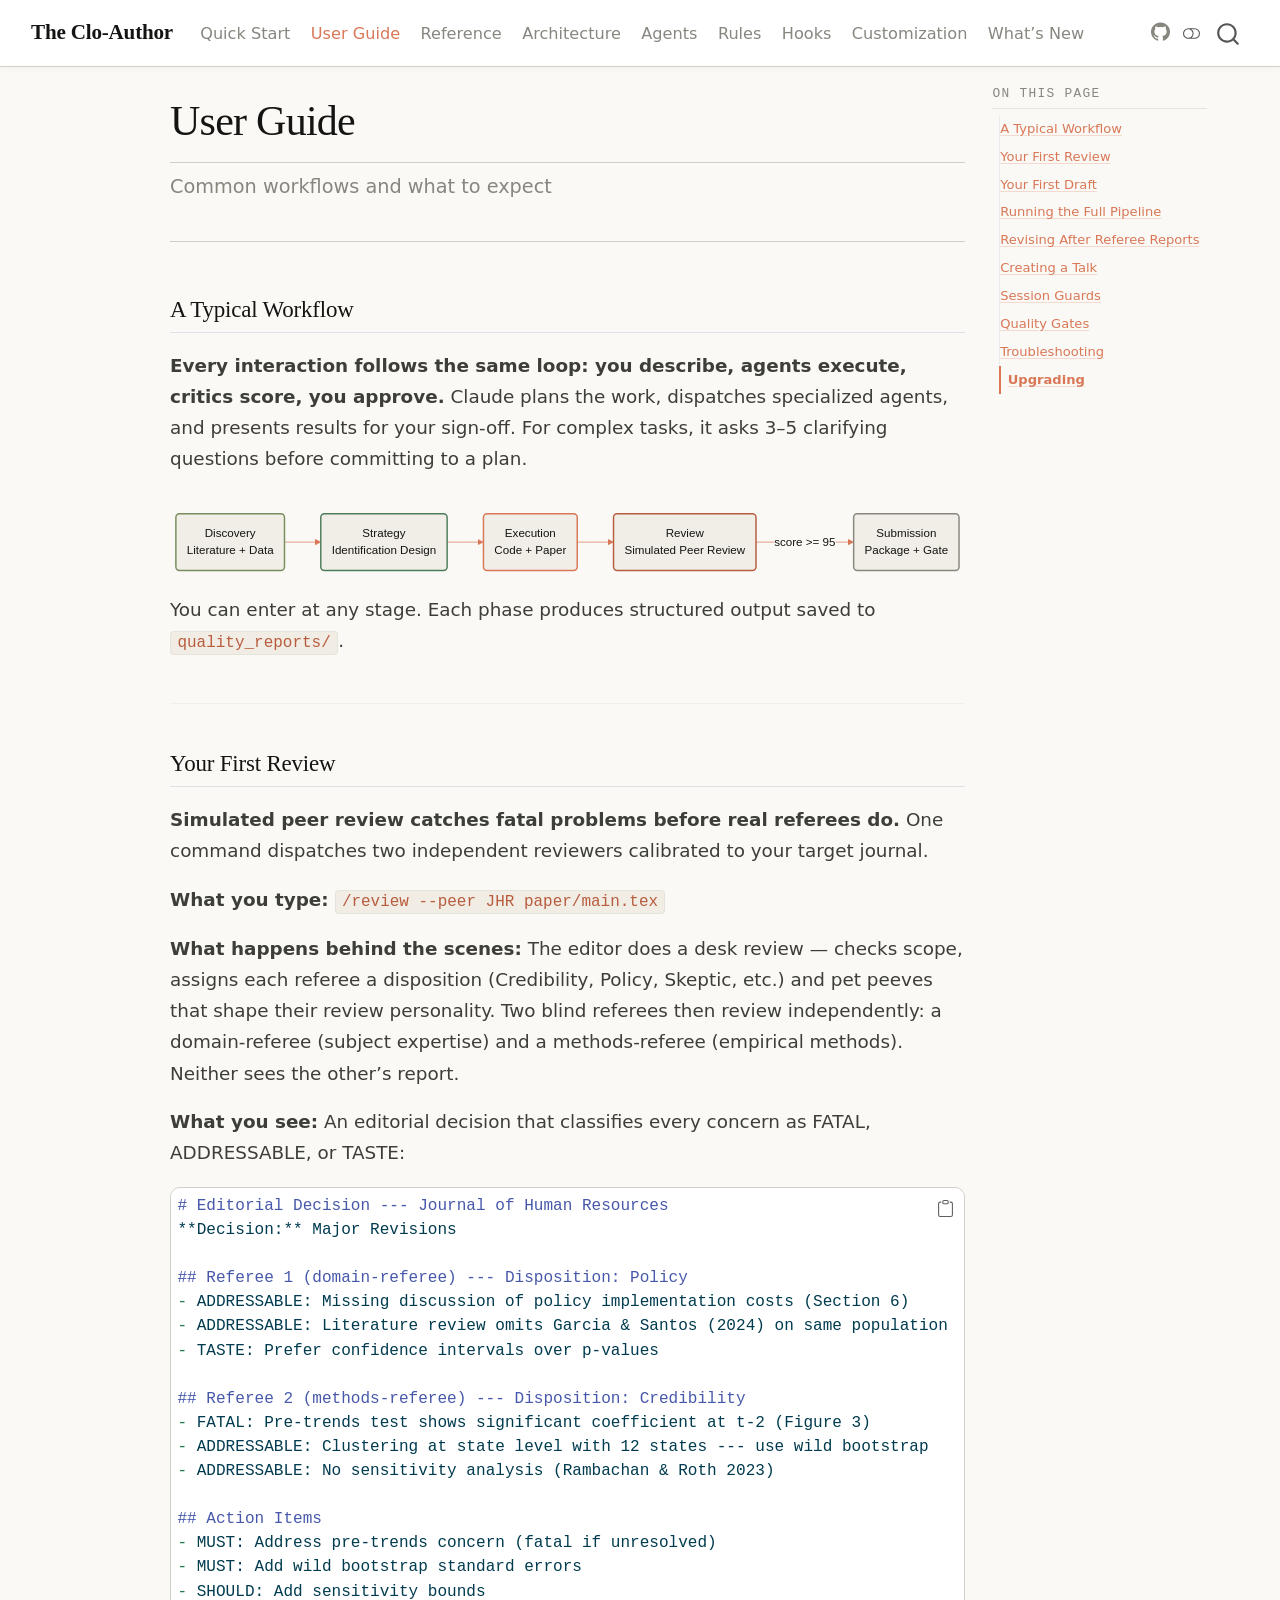
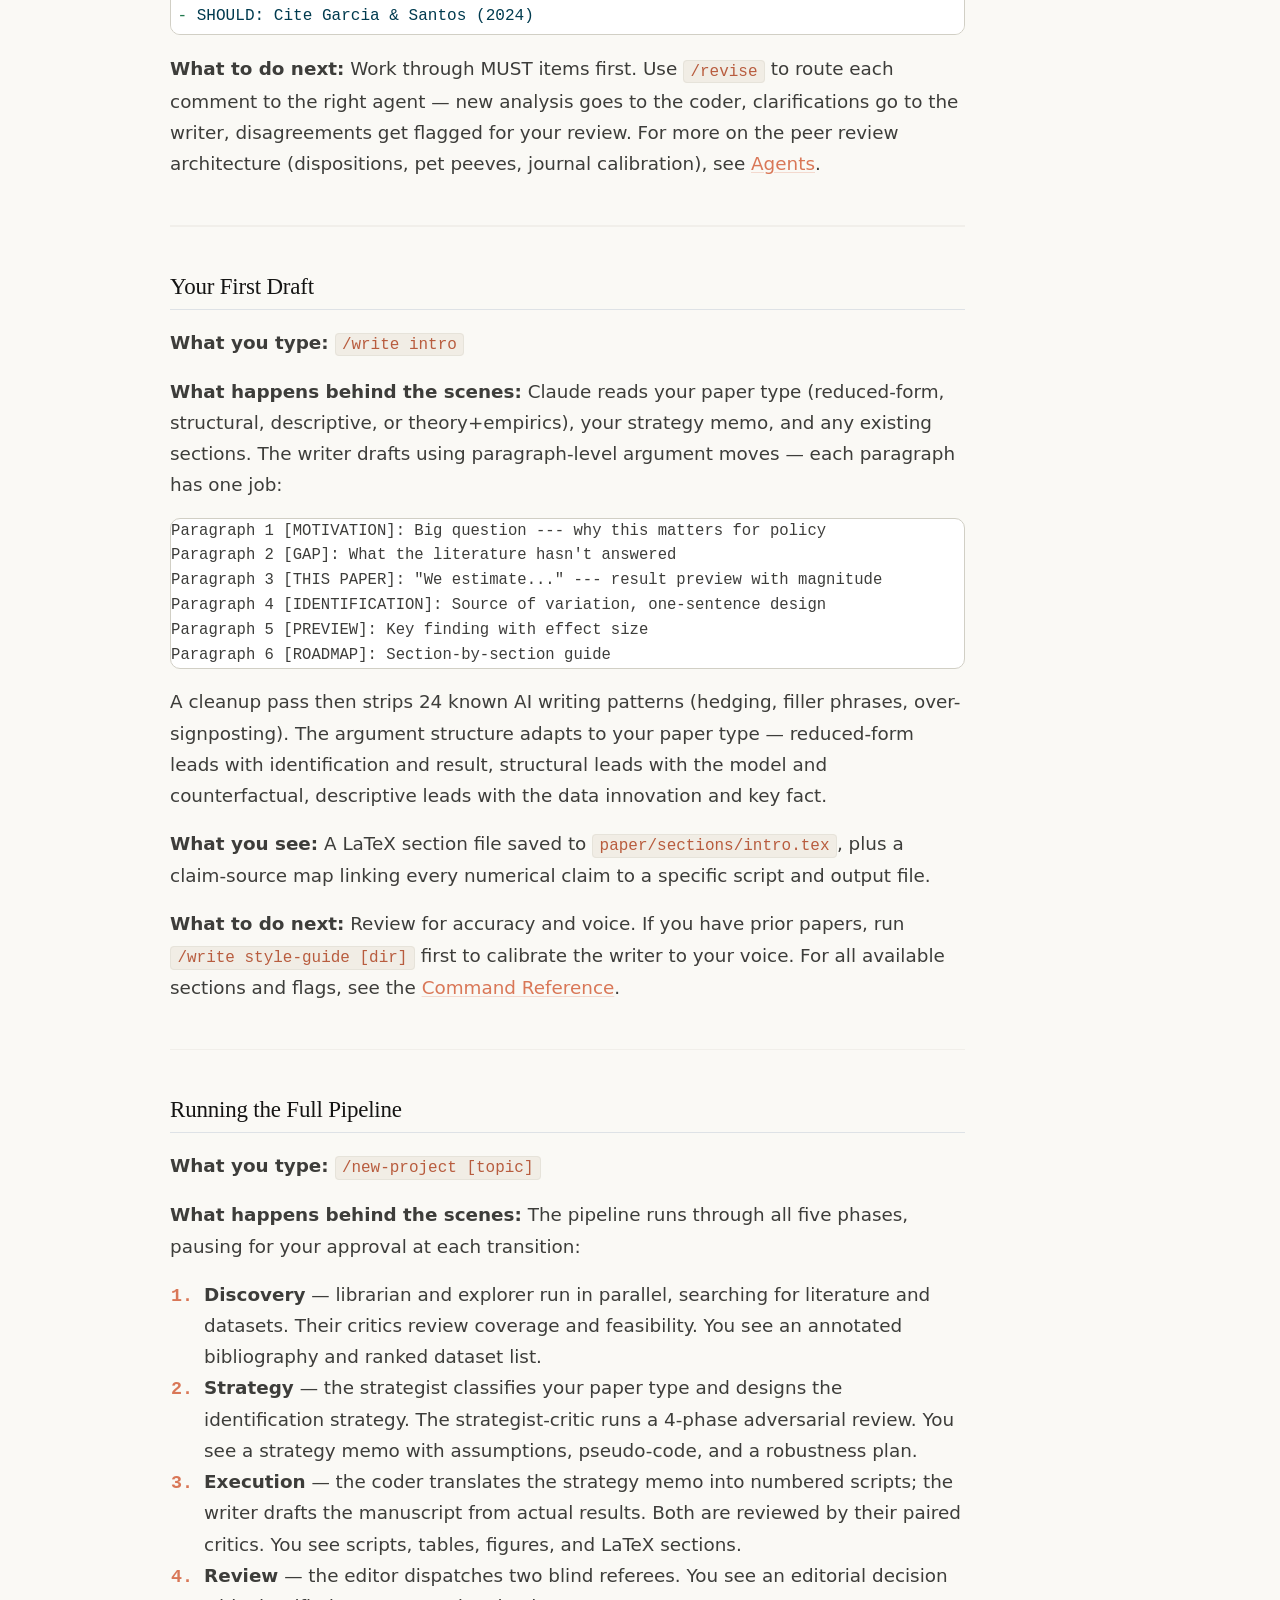
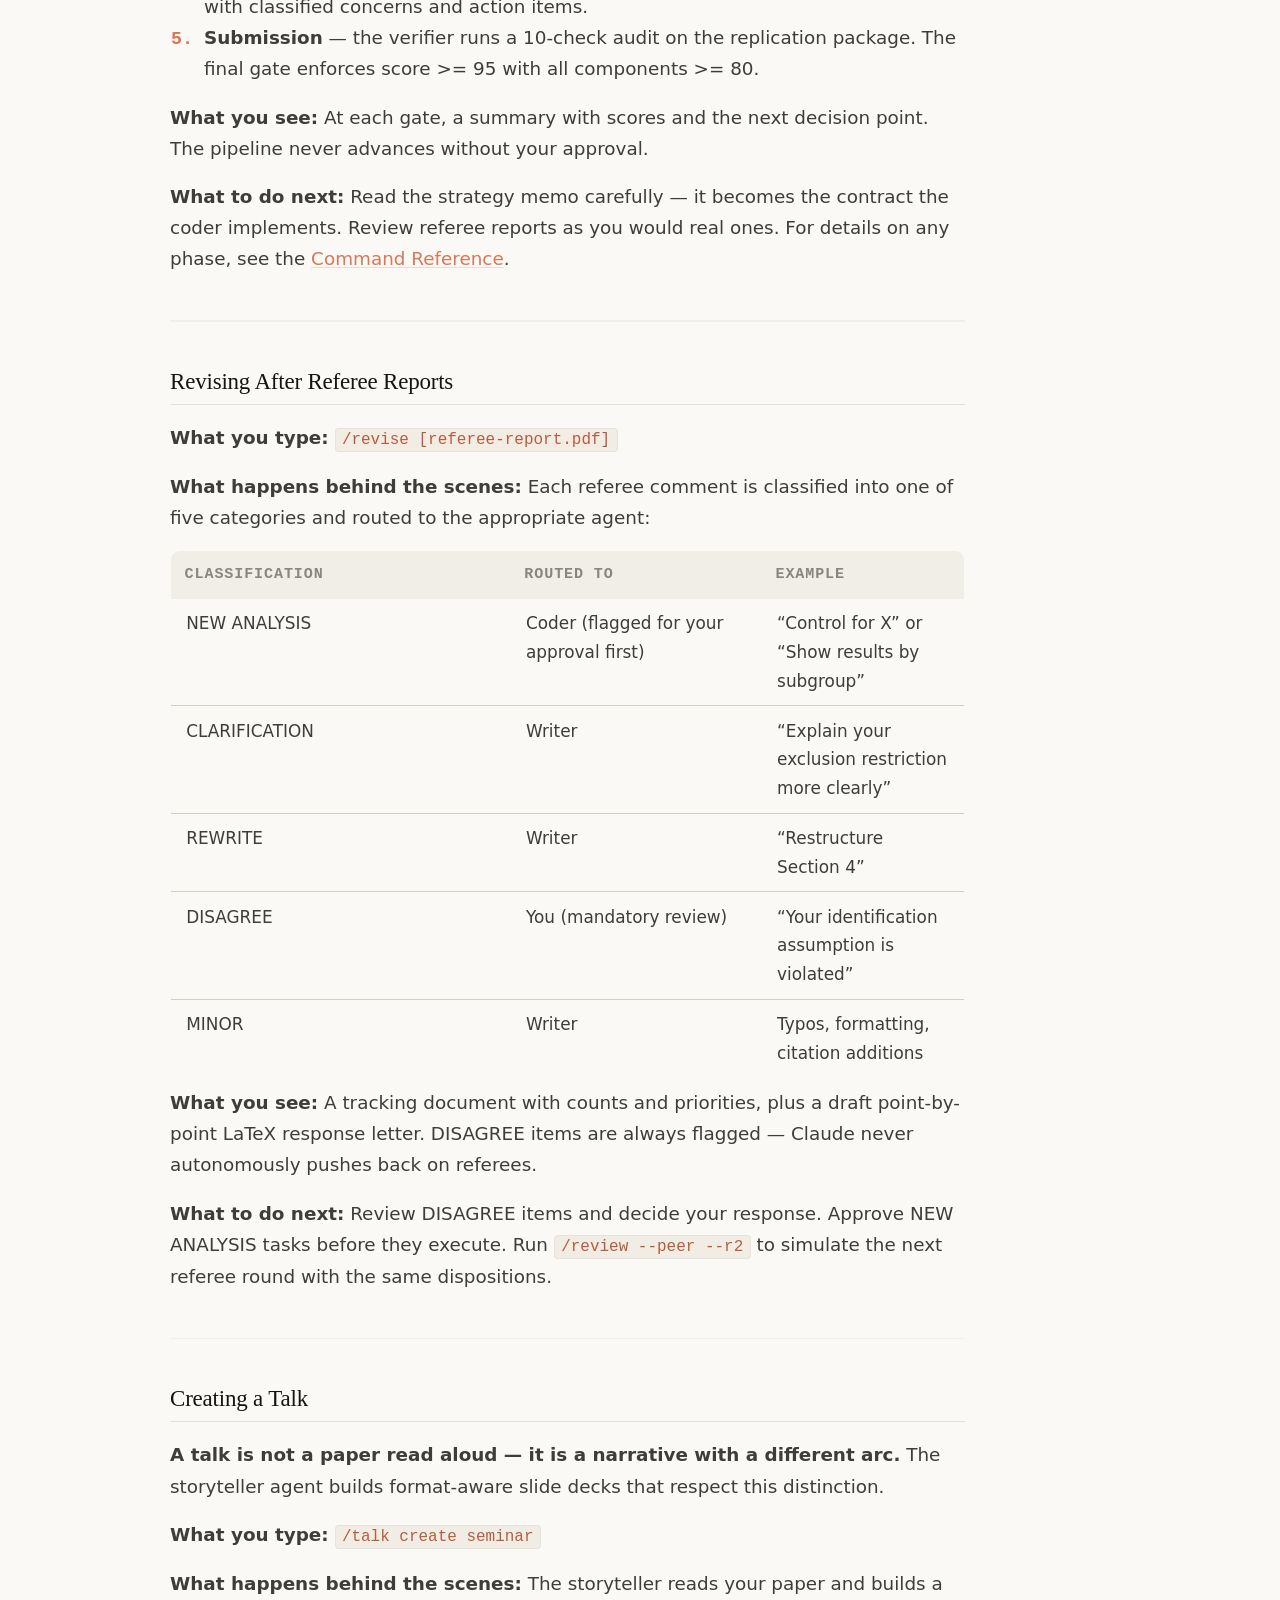
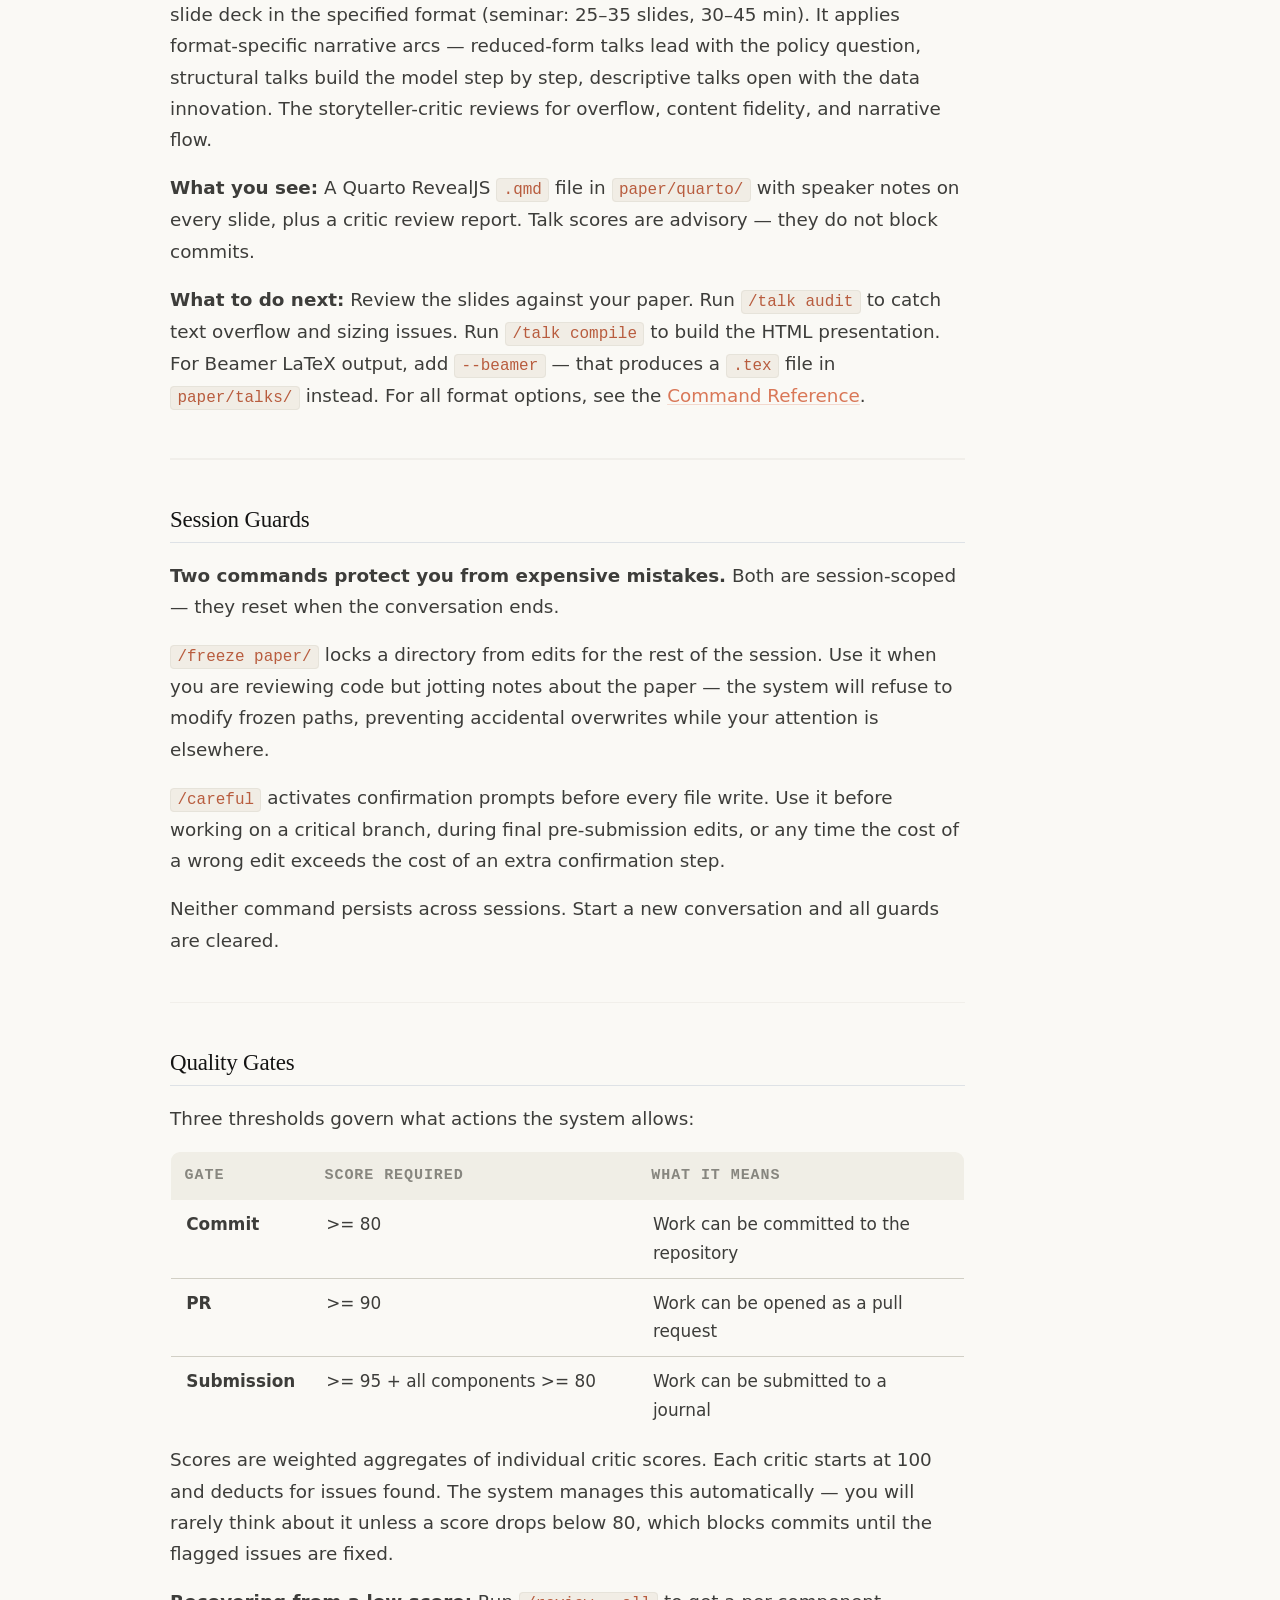
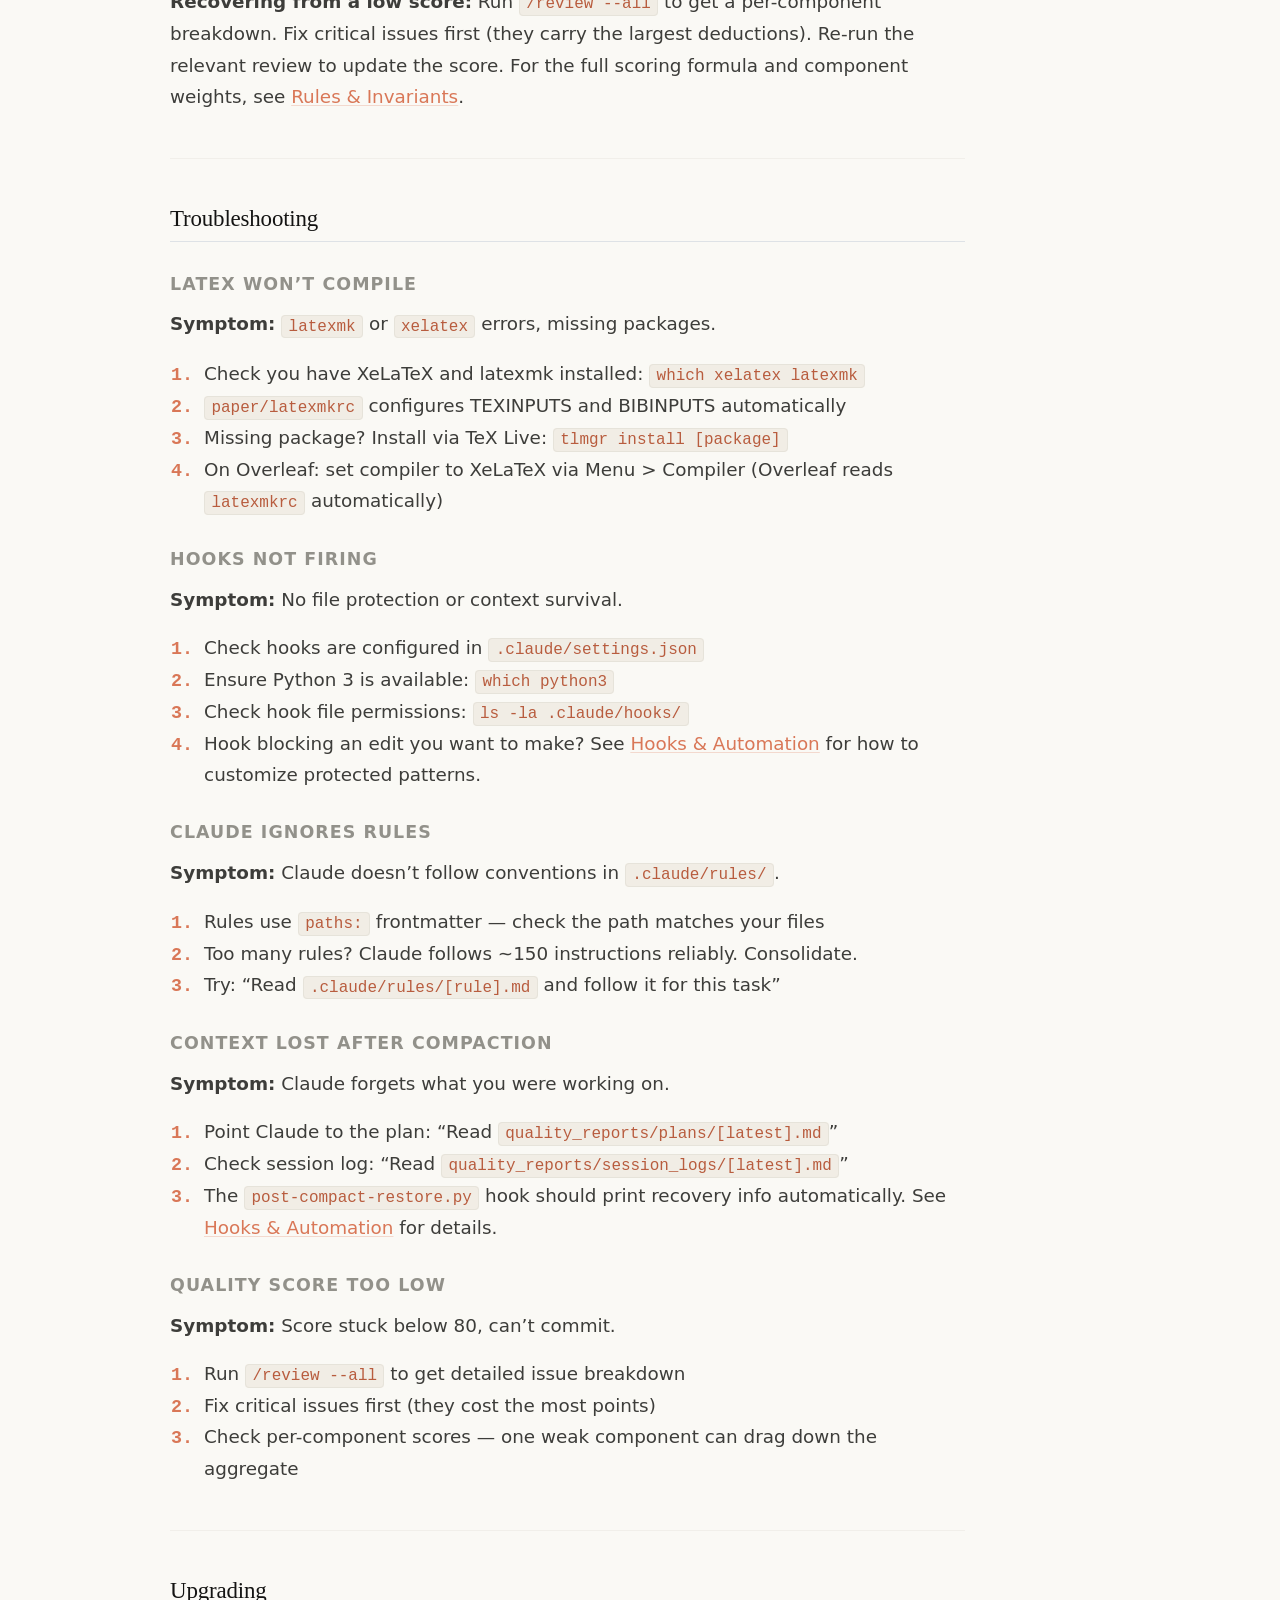
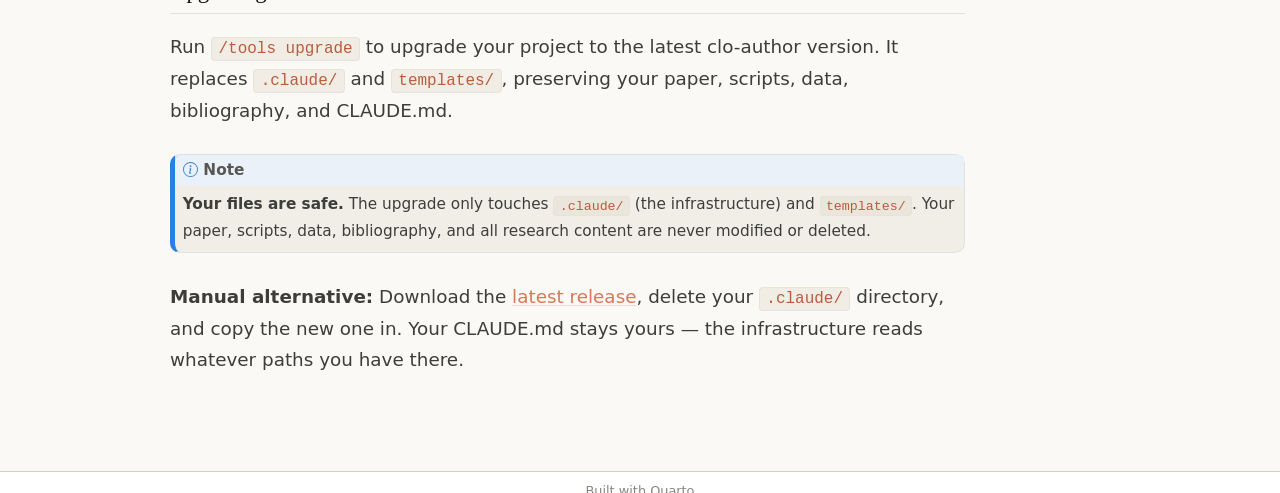
<file: docs/user-guide.html>
<!DOCTYPE html>
<html xmlns="http://www.w3.org/1999/xhtml" lang="en" xml:lang="en"><head>

<meta charset="utf-8">
<meta name="generator" content="quarto-1.8.27">

<meta name="viewport" content="width=device-width, initial-scale=1.0, user-scalable=yes">


<title>User Guide – The Clo-Author</title>
<style>
code{white-space: pre-wrap;}
span.smallcaps{font-variant: small-caps;}
div.columns{display: flex; gap: min(4vw, 1.5em);}
div.column{flex: auto; overflow-x: auto;}
div.hanging-indent{margin-left: 1.5em; text-indent: -1.5em;}
ul.task-list{list-style: none;}
ul.task-list li input[type="checkbox"] {
  width: 0.8em;
  margin: 0 0.8em 0.2em -1em; /* quarto-specific, see https://github.com/quarto-dev/quarto-cli/issues/4556 */ 
  vertical-align: middle;
}
/* CSS for syntax highlighting */
html { -webkit-text-size-adjust: 100%; }
pre > code.sourceCode { white-space: pre; position: relative; }
pre > code.sourceCode > span { display: inline-block; line-height: 1.25; }
pre > code.sourceCode > span:empty { height: 1.2em; }
.sourceCode { overflow: visible; }
code.sourceCode > span { color: inherit; text-decoration: inherit; }
div.sourceCode { margin: 1em 0; }
pre.sourceCode { margin: 0; }
@media screen {
div.sourceCode { overflow: auto; }
}
@media print {
pre > code.sourceCode { white-space: pre-wrap; }
pre > code.sourceCode > span { text-indent: -5em; padding-left: 5em; }
}
pre.numberSource code
  { counter-reset: source-line 0; }
pre.numberSource code > span
  { position: relative; left: -4em; counter-increment: source-line; }
pre.numberSource code > span > a:first-child::before
  { content: counter(source-line);
    position: relative; left: -1em; text-align: right; vertical-align: baseline;
    border: none; display: inline-block;
    -webkit-touch-callout: none; -webkit-user-select: none;
    -khtml-user-select: none; -moz-user-select: none;
    -ms-user-select: none; user-select: none;
    padding: 0 4px; width: 4em;
  }
pre.numberSource { margin-left: 3em;  padding-left: 4px; }
div.sourceCode
  {   }
@media screen {
pre > code.sourceCode > span > a:first-child::before { text-decoration: underline; }
}
</style>


<script src="site_libs/quarto-nav/quarto-nav.js"></script>
<script src="site_libs/quarto-nav/headroom.min.js"></script>
<script src="site_libs/clipboard/clipboard.min.js"></script>
<script src="site_libs/quarto-search/autocomplete.umd.js"></script>
<script src="site_libs/quarto-search/fuse.min.js"></script>
<script src="site_libs/quarto-search/quarto-search.js"></script>
<meta name="quarto:offset" content="./">
<script src="site_libs/quarto-html/quarto.js" type="module"></script>
<script src="site_libs/quarto-html/tabsets/tabsets.js" type="module"></script>
<script src="site_libs/quarto-html/axe/axe-check.js" type="module"></script>
<script src="site_libs/quarto-html/popper.min.js"></script>
<script src="site_libs/quarto-html/tippy.umd.min.js"></script>
<script src="site_libs/quarto-html/anchor.min.js"></script>
<link href="site_libs/quarto-html/tippy.css" rel="stylesheet">
<link href="site_libs/quarto-html/quarto-syntax-highlighting-bb133401eb1928132202f6efeefbc5fe.css" rel="stylesheet" class="quarto-color-scheme" id="quarto-text-highlighting-styles">
<link href="site_libs/quarto-html/quarto-syntax-highlighting-dark-fdd259eaf9296a602f9f2594b91304b4.css" rel="stylesheet" class="quarto-color-scheme quarto-color-alternate" id="quarto-text-highlighting-styles">
<link href="site_libs/quarto-html/quarto-syntax-highlighting-bb133401eb1928132202f6efeefbc5fe.css" rel="stylesheet" class="quarto-color-scheme-extra" id="quarto-text-highlighting-styles">
<script src="site_libs/bootstrap/bootstrap.min.js"></script>
<link href="site_libs/bootstrap/bootstrap-icons.css" rel="stylesheet">
<link href="site_libs/bootstrap/bootstrap-45f38feec4c6d3ad185969c2b5aa4b3b.min.css" rel="stylesheet" append-hash="true" class="quarto-color-scheme" id="quarto-bootstrap" data-mode="light">
<link href="site_libs/bootstrap/bootstrap-dark-b9862f91d0a1d344de8539a32e8a5ff2.min.css" rel="stylesheet" append-hash="true" class="quarto-color-scheme quarto-color-alternate" id="quarto-bootstrap" data-mode="dark">
<link href="site_libs/bootstrap/bootstrap-45f38feec4c6d3ad185969c2b5aa4b3b.min.css" rel="stylesheet" append-hash="true" class="quarto-color-scheme-extra" id="quarto-bootstrap" data-mode="light">
<script id="quarto-search-options" type="application/json">{
  "location": "navbar",
  "copy-button": false,
  "collapse-after": 3,
  "panel-placement": "end",
  "type": "overlay",
  "limit": 50,
  "keyboard-shortcut": [
    "f",
    "/",
    "s"
  ],
  "show-item-context": false,
  "language": {
    "search-no-results-text": "No results",
    "search-matching-documents-text": "matching documents",
    "search-copy-link-title": "Copy link to search",
    "search-hide-matches-text": "Hide additional matches",
    "search-more-match-text": "more match in this document",
    "search-more-matches-text": "more matches in this document",
    "search-clear-button-title": "Clear",
    "search-text-placeholder": "",
    "search-detached-cancel-button-title": "Cancel",
    "search-submit-button-title": "Submit",
    "search-label": "Search"
  }
}</script>
<style>html{ scroll-behavior: smooth; }</style>
<meta name="mermaid-theme" content="neutral">
<script src="site_libs/quarto-diagram/mermaid.min.js"></script>
<script src="site_libs/quarto-diagram/mermaid-init.js"></script>
<link href="site_libs/quarto-diagram/mermaid.css" rel="stylesheet">


</head>

<body class="nav-fixed quarto-light"><script id="quarto-html-before-body" type="application/javascript">
    const toggleBodyColorMode = (bsSheetEl) => {
      const mode = bsSheetEl.getAttribute("data-mode");
      const bodyEl = window.document.querySelector("body");
      if (mode === "dark") {
        bodyEl.classList.add("quarto-dark");
        bodyEl.classList.remove("quarto-light");
      } else {
        bodyEl.classList.add("quarto-light");
        bodyEl.classList.remove("quarto-dark");
      }
    }
    const toggleBodyColorPrimary = () => {
      const bsSheetEl = window.document.querySelector("link#quarto-bootstrap:not([rel=disabled-stylesheet])");
      if (bsSheetEl) {
        toggleBodyColorMode(bsSheetEl);
      }
    }
    const setColorSchemeToggle = (alternate) => {
      const toggles = window.document.querySelectorAll('.quarto-color-scheme-toggle');
      for (let i=0; i < toggles.length; i++) {
        const toggle = toggles[i];
        if (toggle) {
          if (alternate) {
            toggle.classList.add("alternate");
          } else {
            toggle.classList.remove("alternate");
          }
        }
      }
    };
    const toggleColorMode = (alternate) => {
      // Switch the stylesheets
      const primaryStylesheets = window.document.querySelectorAll('link.quarto-color-scheme:not(.quarto-color-alternate)');
      const alternateStylesheets = window.document.querySelectorAll('link.quarto-color-scheme.quarto-color-alternate');
      manageTransitions('#quarto-margin-sidebar .nav-link', false);
      if (alternate) {
        // note: dark is layered on light, we don't disable primary!
        enableStylesheet(alternateStylesheets);
        for (const sheetNode of alternateStylesheets) {
          if (sheetNode.id === "quarto-bootstrap") {
            toggleBodyColorMode(sheetNode);
          }
        }
      } else {
        disableStylesheet(alternateStylesheets);
        enableStylesheet(primaryStylesheets)
        toggleBodyColorPrimary();
      }
      manageTransitions('#quarto-margin-sidebar .nav-link', true);
      // Switch the toggles
      setColorSchemeToggle(alternate)
      // Hack to workaround the fact that safari doesn't
      // properly recolor the scrollbar when toggling (#1455)
      if (navigator.userAgent.indexOf('Safari') > 0 && navigator.userAgent.indexOf('Chrome') == -1) {
        manageTransitions("body", false);
        window.scrollTo(0, 1);
        setTimeout(() => {
          window.scrollTo(0, 0);
          manageTransitions("body", true);
        }, 40);
      }
    }
    const disableStylesheet = (stylesheets) => {
      for (let i=0; i < stylesheets.length; i++) {
        const stylesheet = stylesheets[i];
        stylesheet.rel = 'disabled-stylesheet';
      }
    }
    const enableStylesheet = (stylesheets) => {
      for (let i=0; i < stylesheets.length; i++) {
        const stylesheet = stylesheets[i];
        if(stylesheet.rel !== 'stylesheet') { // for Chrome, which will still FOUC without this check
          stylesheet.rel = 'stylesheet';
        }
      }
    }
    const manageTransitions = (selector, allowTransitions) => {
      const els = window.document.querySelectorAll(selector);
      for (let i=0; i < els.length; i++) {
        const el = els[i];
        if (allowTransitions) {
          el.classList.remove('notransition');
        } else {
          el.classList.add('notransition');
        }
      }
    }
    const isFileUrl = () => {
      return window.location.protocol === 'file:';
    }
    const hasAlternateSentinel = () => {
      let styleSentinel = getColorSchemeSentinel();
      if (styleSentinel !== null) {
        return styleSentinel === "alternate";
      } else {
        return false;
      }
    }
    const setStyleSentinel = (alternate) => {
      const value = alternate ? "alternate" : "default";
      if (!isFileUrl()) {
        window.localStorage.setItem("quarto-color-scheme", value);
      } else {
        localAlternateSentinel = value;
      }
    }
    const getColorSchemeSentinel = () => {
      if (!isFileUrl()) {
        const storageValue = window.localStorage.getItem("quarto-color-scheme");
        return storageValue != null ? storageValue : localAlternateSentinel;
      } else {
        return localAlternateSentinel;
      }
    }
    const toggleGiscusIfUsed = (isAlternate, darkModeDefault) => {
      const baseTheme = document.querySelector('#giscus-base-theme')?.value ?? 'light';
      const alternateTheme = document.querySelector('#giscus-alt-theme')?.value ?? 'dark';
      let newTheme = '';
      if(authorPrefersDark) {
        newTheme = isAlternate ? baseTheme : alternateTheme;
      } else {
        newTheme = isAlternate ? alternateTheme : baseTheme;
      }
      const changeGiscusTheme = () => {
        // From: https://github.com/giscus/giscus/issues/336
        const sendMessage = (message) => {
          const iframe = document.querySelector('iframe.giscus-frame');
          if (!iframe) return;
          iframe.contentWindow.postMessage({ giscus: message }, 'https://giscus.app');
        }
        sendMessage({
          setConfig: {
            theme: newTheme
          }
        });
      }
      const isGiscussLoaded = window.document.querySelector('iframe.giscus-frame') !== null;
      if (isGiscussLoaded) {
        changeGiscusTheme();
      }
    };
    const authorPrefersDark = false;
    const darkModeDefault = authorPrefersDark;
      document.querySelector('link#quarto-text-highlighting-styles.quarto-color-scheme-extra').rel = 'disabled-stylesheet';
      document.querySelector('link#quarto-bootstrap.quarto-color-scheme-extra').rel = 'disabled-stylesheet';
    let localAlternateSentinel = darkModeDefault ? 'alternate' : 'default';
    // Dark / light mode switch
    window.quartoToggleColorScheme = () => {
      // Read the current dark / light value
      let toAlternate = !hasAlternateSentinel();
      toggleColorMode(toAlternate);
      setStyleSentinel(toAlternate);
      toggleGiscusIfUsed(toAlternate, darkModeDefault);
      window.dispatchEvent(new Event('resize'));
    };
    // Switch to dark mode if need be
    if (hasAlternateSentinel()) {
      toggleColorMode(true);
    } else {
      toggleColorMode(false);
    }
  </script>

<div id="quarto-search-results"></div>
  <header id="quarto-header" class="headroom fixed-top">
    <nav class="navbar navbar-expand-lg " data-bs-theme="dark">
      <div class="navbar-container container-fluid">
      <div class="navbar-brand-container mx-auto">
    <a class="navbar-brand" href="./index.html">
    <span class="navbar-title">The Clo-Author</span>
    </a>
  </div>
            <div id="quarto-search" class="" title="Search"></div>
          <button class="navbar-toggler" type="button" data-bs-toggle="collapse" data-bs-target="#navbarCollapse" aria-controls="navbarCollapse" role="menu" aria-expanded="false" aria-label="Toggle navigation" onclick="if (window.quartoToggleHeadroom) { window.quartoToggleHeadroom(); }">
  <span class="navbar-toggler-icon"></span>
</button>
          <div class="collapse navbar-collapse" id="navbarCollapse">
            <ul class="navbar-nav navbar-nav-scroll me-auto">
  <li class="nav-item">
    <a class="nav-link" href="./index.html"> 
<span class="menu-text">Quick Start</span></a>
  </li>  
  <li class="nav-item">
    <a class="nav-link active" href="./user-guide.html" aria-current="page"> 
<span class="menu-text">User Guide</span></a>
  </li>  
  <li class="nav-item">
    <a class="nav-link" href="./reference.html"> 
<span class="menu-text">Reference</span></a>
  </li>  
  <li class="nav-item">
    <a class="nav-link" href="./architecture.html"> 
<span class="menu-text">Architecture</span></a>
  </li>  
  <li class="nav-item">
    <a class="nav-link" href="./agents.html"> 
<span class="menu-text">Agents</span></a>
  </li>  
  <li class="nav-item">
    <a class="nav-link" href="./rules.html"> 
<span class="menu-text">Rules</span></a>
  </li>  
  <li class="nav-item">
    <a class="nav-link" href="./hooks.html"> 
<span class="menu-text">Hooks</span></a>
  </li>  
  <li class="nav-item">
    <a class="nav-link" href="./customization.html"> 
<span class="menu-text">Customization</span></a>
  </li>  
  <li class="nav-item">
    <a class="nav-link" href="./changelog.html"> 
<span class="menu-text">What’s New</span></a>
  </li>  
</ul>
            <ul class="navbar-nav navbar-nav-scroll ms-auto">
  <li class="nav-item compact">
    <a class="nav-link" href="https://github.com/hugosantanna/clo-author"> <i class="bi bi-github" role="img">
</i> 
<span class="menu-text"></span></a>
  </li>  
</ul>
          </div> <!-- /navcollapse -->
            <div class="quarto-navbar-tools">
  <a href="" class="quarto-color-scheme-toggle quarto-navigation-tool  px-1" onclick="window.quartoToggleColorScheme(); return false;" title="Toggle dark mode"><i class="bi"></i></a>
</div>
      </div> <!-- /container-fluid -->
    </nav>
</header>
<!-- content -->
<div id="quarto-content" class="quarto-container page-columns page-rows-contents page-layout-article page-navbar">
<!-- sidebar -->
<!-- margin-sidebar -->
    <div id="quarto-margin-sidebar" class="sidebar margin-sidebar">
        <nav id="TOC" role="doc-toc" class="toc-active">
    <h2 id="toc-title">On this page</h2>
   
  <ul>
  <li><a href="#a-typical-workflow" id="toc-a-typical-workflow" class="nav-link active" data-scroll-target="#a-typical-workflow">A Typical Workflow</a></li>
  <li><a href="#your-first-review" id="toc-your-first-review" class="nav-link" data-scroll-target="#your-first-review">Your First Review</a></li>
  <li><a href="#your-first-draft" id="toc-your-first-draft" class="nav-link" data-scroll-target="#your-first-draft">Your First Draft</a></li>
  <li><a href="#running-the-full-pipeline" id="toc-running-the-full-pipeline" class="nav-link" data-scroll-target="#running-the-full-pipeline">Running the Full Pipeline</a></li>
  <li><a href="#revising-after-referee-reports" id="toc-revising-after-referee-reports" class="nav-link" data-scroll-target="#revising-after-referee-reports">Revising After Referee Reports</a></li>
  <li><a href="#creating-a-talk" id="toc-creating-a-talk" class="nav-link" data-scroll-target="#creating-a-talk">Creating a Talk</a></li>
  <li><a href="#session-guards" id="toc-session-guards" class="nav-link" data-scroll-target="#session-guards">Session Guards</a></li>
  <li><a href="#quality-gates" id="toc-quality-gates" class="nav-link" data-scroll-target="#quality-gates">Quality Gates</a></li>
  <li><a href="#troubleshooting" id="toc-troubleshooting" class="nav-link" data-scroll-target="#troubleshooting">Troubleshooting</a>
  <ul class="collapse">
  <li><a href="#latex-wont-compile" id="toc-latex-wont-compile" class="nav-link" data-scroll-target="#latex-wont-compile">LaTeX Won’t Compile</a></li>
  <li><a href="#hooks-not-firing" id="toc-hooks-not-firing" class="nav-link" data-scroll-target="#hooks-not-firing">Hooks Not Firing</a></li>
  <li><a href="#claude-ignores-rules" id="toc-claude-ignores-rules" class="nav-link" data-scroll-target="#claude-ignores-rules">Claude Ignores Rules</a></li>
  <li><a href="#context-lost-after-compaction" id="toc-context-lost-after-compaction" class="nav-link" data-scroll-target="#context-lost-after-compaction">Context Lost After Compaction</a></li>
  <li><a href="#quality-score-too-low" id="toc-quality-score-too-low" class="nav-link" data-scroll-target="#quality-score-too-low">Quality Score Too Low</a></li>
  </ul></li>
  <li><a href="#sec-upgrading" id="toc-sec-upgrading" class="nav-link" data-scroll-target="#sec-upgrading">Upgrading</a></li>
  </ul>
</nav>
    </div>
<!-- main -->
<main class="content" id="quarto-document-content">


<header id="title-block-header" class="quarto-title-block default">
<div class="quarto-title">
<h1 class="title">User Guide</h1>
<p class="subtitle lead">Common workflows and what to expect</p>
</div>



<div class="quarto-title-meta">

    
  
    
  </div>
  


</header>


<section id="a-typical-workflow" class="level2">
<h2 class="anchored" data-anchor-id="a-typical-workflow">A Typical Workflow</h2>
<p><strong>Every interaction follows the same loop: you describe, agents execute, critics score, you approve.</strong> Claude plans the work, dispatches specialized agents, and presents results for your sign-off. For complex tasks, it asks 3–5 clarifying questions before committing to a plan.</p>
<div class="cell" data-layout-align="default">
<div class="cell-output-display">
<div>
<p></p><figure class="figure"><p></p>
<div>
<pre class="mermaid mermaid-js">%%{init: {'theme': 'base', 'themeVariables': {'primaryColor': '#f0eee6', 'primaryTextColor': '#141413', 'primaryBorderColor': '#d1cfc5', 'lineColor': '#d97757', 'secondaryColor': '#faf9f5', 'tertiaryColor': '#e6e3da', 'edgeLabelBackground': '#faf9f5', 'clusterBkg': '#f0eee6', 'clusterBorder': '#d1cfc5'}}}%%
flowchart LR
    D(Discovery&lt;br/&gt;Literature + Data):::phase1 --&gt; S(Strategy&lt;br/&gt;Identification Design):::phase2
    S --&gt; E(Execution&lt;br/&gt;Code + Paper):::phase3
    E --&gt; R(Review&lt;br/&gt;Simulated Peer Review):::phase4
    R --&gt;|score &gt;= 95| SUB(Submission&lt;br/&gt;Package + Gate):::phase5

    classDef phase1 fill:#f0eee6,stroke:#788c5d,color:#141413,stroke-width:2px
    classDef phase2 fill:#f0eee6,stroke:#4d7c5a,color:#141413,stroke-width:2px
    classDef phase3 fill:#f0eee6,stroke:#d97757,color:#141413,stroke-width:2px
    classDef phase4 fill:#f0eee6,stroke:#b85c3e,color:#141413,stroke-width:2px
    classDef phase5 fill:#f0eee6,stroke:#87867f,color:#141413,stroke-width:2px
</pre>
</div>
<p></p></figure><p></p>
</div>
</div>
</div>
<p>You can enter at any stage. Each phase produces structured output saved to <code>quality_reports/</code>.</p>
<hr>
</section>
<section id="your-first-review" class="level2">
<h2 class="anchored" data-anchor-id="your-first-review">Your First Review</h2>
<p><strong>Simulated peer review catches fatal problems before real referees do.</strong> One command dispatches two independent reviewers calibrated to your target journal.</p>
<p><strong>What you type:</strong> <code>/review --peer JHR paper/main.tex</code></p>
<p><strong>What happens behind the scenes:</strong> The editor does a desk review — checks scope, assigns each referee a disposition (Credibility, Policy, Skeptic, etc.) and pet peeves that shape their review personality. Two blind referees then review independently: a domain-referee (subject expertise) and a methods-referee (empirical methods). Neither sees the other’s report.</p>
<p><strong>What you see:</strong> An editorial decision that classifies every concern as FATAL, ADDRESSABLE, or TASTE:</p>
<div class="code-copy-outer-scaffold"><div class="sourceCode" id="cb1"><pre class="sourceCode markdown code-with-copy"><code class="sourceCode markdown"><span id="cb1-1"><a href="#cb1-1" aria-hidden="true" tabindex="-1"></a><span class="fu"># Editorial Decision --- Journal of Human Resources</span></span>
<span id="cb1-2"><a href="#cb1-2" aria-hidden="true" tabindex="-1"></a>**Decision:** Major Revisions</span>
<span id="cb1-3"><a href="#cb1-3" aria-hidden="true" tabindex="-1"></a></span>
<span id="cb1-4"><a href="#cb1-4" aria-hidden="true" tabindex="-1"></a><span class="fu">## Referee 1 (domain-referee) --- Disposition: Policy</span></span>
<span id="cb1-5"><a href="#cb1-5" aria-hidden="true" tabindex="-1"></a><span class="ss">- </span>ADDRESSABLE: Missing discussion of policy implementation costs (Section 6)</span>
<span id="cb1-6"><a href="#cb1-6" aria-hidden="true" tabindex="-1"></a><span class="ss">- </span>ADDRESSABLE: Literature review omits Garcia &amp; Santos (2024) on same population</span>
<span id="cb1-7"><a href="#cb1-7" aria-hidden="true" tabindex="-1"></a><span class="ss">- </span>TASTE: Prefer confidence intervals over p-values</span>
<span id="cb1-8"><a href="#cb1-8" aria-hidden="true" tabindex="-1"></a></span>
<span id="cb1-9"><a href="#cb1-9" aria-hidden="true" tabindex="-1"></a><span class="fu">## Referee 2 (methods-referee) --- Disposition: Credibility</span></span>
<span id="cb1-10"><a href="#cb1-10" aria-hidden="true" tabindex="-1"></a><span class="ss">- </span>FATAL: Pre-trends test shows significant coefficient at t-2 (Figure 3)</span>
<span id="cb1-11"><a href="#cb1-11" aria-hidden="true" tabindex="-1"></a><span class="ss">- </span>ADDRESSABLE: Clustering at state level with 12 states --- use wild bootstrap</span>
<span id="cb1-12"><a href="#cb1-12" aria-hidden="true" tabindex="-1"></a><span class="ss">- </span>ADDRESSABLE: No sensitivity analysis (Rambachan &amp; Roth 2023)</span>
<span id="cb1-13"><a href="#cb1-13" aria-hidden="true" tabindex="-1"></a></span>
<span id="cb1-14"><a href="#cb1-14" aria-hidden="true" tabindex="-1"></a><span class="fu">## Action Items</span></span>
<span id="cb1-15"><a href="#cb1-15" aria-hidden="true" tabindex="-1"></a><span class="ss">- </span>MUST: Address pre-trends concern (fatal if unresolved)</span>
<span id="cb1-16"><a href="#cb1-16" aria-hidden="true" tabindex="-1"></a><span class="ss">- </span>MUST: Add wild bootstrap standard errors</span>
<span id="cb1-17"><a href="#cb1-17" aria-hidden="true" tabindex="-1"></a><span class="ss">- </span>SHOULD: Add sensitivity bounds</span>
<span id="cb1-18"><a href="#cb1-18" aria-hidden="true" tabindex="-1"></a><span class="ss">- </span>SHOULD: Cite Garcia &amp; Santos (2024)</span></code></pre></div><button title="Copy to Clipboard" class="code-copy-button"><i class="bi"></i></button></div>
<p><strong>What to do next:</strong> Work through MUST items first. Use <code>/revise</code> to route each comment to the right agent — new analysis goes to the coder, clarifications go to the writer, disagreements get flagged for your review. For more on the peer review architecture (dispositions, pet peeves, journal calibration), see <a href="./agents.html#peer-review">Agents</a>.</p>
<hr>
</section>
<section id="your-first-draft" class="level2">
<h2 class="anchored" data-anchor-id="your-first-draft">Your First Draft</h2>
<p><strong>What you type:</strong> <code>/write intro</code></p>
<p><strong>What happens behind the scenes:</strong> Claude reads your paper type (reduced-form, structural, descriptive, or theory+empirics), your strategy memo, and any existing sections. The writer drafts using paragraph-level argument moves — each paragraph has one job:</p>
<pre><code>Paragraph 1 [MOTIVATION]: Big question --- why this matters for policy
Paragraph 2 [GAP]: What the literature hasn't answered
Paragraph 3 [THIS PAPER]: "We estimate..." --- result preview with magnitude
Paragraph 4 [IDENTIFICATION]: Source of variation, one-sentence design
Paragraph 5 [PREVIEW]: Key finding with effect size
Paragraph 6 [ROADMAP]: Section-by-section guide</code></pre>
<p>A cleanup pass then strips 24 known AI writing patterns (hedging, filler phrases, over-signposting). The argument structure adapts to your paper type — reduced-form leads with identification and result, structural leads with the model and counterfactual, descriptive leads with the data innovation and key fact.</p>
<p><strong>What you see:</strong> A LaTeX section file saved to <code>paper/sections/intro.tex</code>, plus a claim-source map linking every numerical claim to a specific script and output file.</p>
<p><strong>What to do next:</strong> Review for accuracy and voice. If you have prior papers, run <code>/write style-guide [dir]</code> first to calibrate the writer to your voice. For all available sections and flags, see the <a href="./reference.html">Command Reference</a>.</p>
<hr>
</section>
<section id="running-the-full-pipeline" class="level2">
<h2 class="anchored" data-anchor-id="running-the-full-pipeline">Running the Full Pipeline</h2>
<p><strong>What you type:</strong> <code>/new-project [topic]</code></p>
<p><strong>What happens behind the scenes:</strong> The pipeline runs through all five phases, pausing for your approval at each transition:</p>
<ol type="1">
<li><strong>Discovery</strong> — librarian and explorer run in parallel, searching for literature and datasets. Their critics review coverage and feasibility. You see an annotated bibliography and ranked dataset list.</li>
<li><strong>Strategy</strong> — the strategist classifies your paper type and designs the identification strategy. The strategist-critic runs a 4-phase adversarial review. You see a strategy memo with assumptions, pseudo-code, and a robustness plan.</li>
<li><strong>Execution</strong> — the coder translates the strategy memo into numbered scripts; the writer drafts the manuscript from actual results. Both are reviewed by their paired critics. You see scripts, tables, figures, and LaTeX sections.</li>
<li><strong>Review</strong> — the editor dispatches two blind referees. You see an editorial decision with classified concerns and action items.</li>
<li><strong>Submission</strong> — the verifier runs a 10-check audit on the replication package. The final gate enforces score &gt;= 95 with all components &gt;= 80.</li>
</ol>
<p><strong>What you see:</strong> At each gate, a summary with scores and the next decision point. The pipeline never advances without your approval.</p>
<p><strong>What to do next:</strong> Read the strategy memo carefully — it becomes the contract the coder implements. Review referee reports as you would real ones. For details on any phase, see the <a href="./reference.html">Command Reference</a>.</p>
<hr>
</section>
<section id="revising-after-referee-reports" class="level2">
<h2 class="anchored" data-anchor-id="revising-after-referee-reports">Revising After Referee Reports</h2>
<p><strong>What you type:</strong> <code>/revise [referee-report.pdf]</code></p>
<p><strong>What happens behind the scenes:</strong> Each referee comment is classified into one of five categories and routed to the appropriate agent:</p>
<table class="caption-top table">
<colgroup>
<col style="width: 42%">
<col style="width: 31%">
<col style="width: 25%">
</colgroup>
<thead>
<tr class="header">
<th>Classification</th>
<th>Routed to</th>
<th>Example</th>
</tr>
</thead>
<tbody>
<tr class="odd">
<td>NEW ANALYSIS</td>
<td>Coder (flagged for your approval first)</td>
<td>“Control for X” or “Show results by subgroup”</td>
</tr>
<tr class="even">
<td>CLARIFICATION</td>
<td>Writer</td>
<td>“Explain your exclusion restriction more clearly”</td>
</tr>
<tr class="odd">
<td>REWRITE</td>
<td>Writer</td>
<td>“Restructure Section 4”</td>
</tr>
<tr class="even">
<td>DISAGREE</td>
<td>You (mandatory review)</td>
<td>“Your identification assumption is violated”</td>
</tr>
<tr class="odd">
<td>MINOR</td>
<td>Writer</td>
<td>Typos, formatting, citation additions</td>
</tr>
</tbody>
</table>
<p><strong>What you see:</strong> A tracking document with counts and priorities, plus a draft point-by-point LaTeX response letter. DISAGREE items are always flagged — Claude never autonomously pushes back on referees.</p>
<p><strong>What to do next:</strong> Review DISAGREE items and decide your response. Approve NEW ANALYSIS tasks before they execute. Run <code>/review --peer --r2</code> to simulate the next referee round with the same dispositions.</p>
<hr>
</section>
<section id="creating-a-talk" class="level2">
<h2 class="anchored" data-anchor-id="creating-a-talk">Creating a Talk</h2>
<p><strong>A talk is not a paper read aloud — it is a narrative with a different arc.</strong> The storyteller agent builds format-aware slide decks that respect this distinction.</p>
<p><strong>What you type:</strong> <code>/talk create seminar</code></p>
<p><strong>What happens behind the scenes:</strong> The storyteller reads your paper and builds a slide deck in the specified format (seminar: 25–35 slides, 30–45 min). It applies format-specific narrative arcs — reduced-form talks lead with the policy question, structural talks build the model step by step, descriptive talks open with the data innovation. The storyteller-critic reviews for overflow, content fidelity, and narrative flow.</p>
<p><strong>What you see:</strong> A Quarto RevealJS <code>.qmd</code> file in <code>paper/quarto/</code> with speaker notes on every slide, plus a critic review report. Talk scores are advisory — they do not block commits.</p>
<p><strong>What to do next:</strong> Review the slides against your paper. Run <code>/talk audit</code> to catch text overflow and sizing issues. Run <code>/talk compile</code> to build the HTML presentation. For Beamer LaTeX output, add <code>--beamer</code> — that produces a <code>.tex</code> file in <code>paper/talks/</code> instead. For all format options, see the <a href="./reference.html">Command Reference</a>.</p>
<hr>
</section>
<section id="session-guards" class="level2">
<h2 class="anchored" data-anchor-id="session-guards">Session Guards</h2>
<p><strong>Two commands protect you from expensive mistakes.</strong> Both are session-scoped — they reset when the conversation ends.</p>
<p><code>/freeze paper/</code> locks a directory from edits for the rest of the session. Use it when you are reviewing code but jotting notes about the paper — the system will refuse to modify frozen paths, preventing accidental overwrites while your attention is elsewhere.</p>
<p><code>/careful</code> activates confirmation prompts before every file write. Use it before working on a critical branch, during final pre-submission edits, or any time the cost of a wrong edit exceeds the cost of an extra confirmation step.</p>
<p>Neither command persists across sessions. Start a new conversation and all guards are cleared.</p>
<hr>
</section>
<section id="quality-gates" class="level2">
<h2 class="anchored" data-anchor-id="quality-gates">Quality Gates</h2>
<p>Three thresholds govern what actions the system allows:</p>
<table class="caption-top table">
<colgroup>
<col style="width: 16%">
<col style="width: 41%">
<col style="width: 41%">
</colgroup>
<thead>
<tr class="header">
<th>Gate</th>
<th>Score required</th>
<th>What it means</th>
</tr>
</thead>
<tbody>
<tr class="odd">
<td><strong>Commit</strong></td>
<td>&gt;= 80</td>
<td>Work can be committed to the repository</td>
</tr>
<tr class="even">
<td><strong>PR</strong></td>
<td>&gt;= 90</td>
<td>Work can be opened as a pull request</td>
</tr>
<tr class="odd">
<td><strong>Submission</strong></td>
<td>&gt;= 95 + all components &gt;= 80</td>
<td>Work can be submitted to a journal</td>
</tr>
</tbody>
</table>
<p>Scores are weighted aggregates of individual critic scores. Each critic starts at 100 and deducts for issues found. The system manages this automatically — you will rarely think about it unless a score drops below 80, which blocks commits until the flagged issues are fixed.</p>
<p><strong>Recovering from a low score:</strong> Run <code>/review --all</code> to get a per-component breakdown. Fix critical issues first (they carry the largest deductions). Re-run the relevant review to update the score. For the full scoring formula and component weights, see <a href="./rules.html#sec-gates">Rules &amp; Invariants</a>.</p>
<hr>
</section>
<section id="troubleshooting" class="level2">
<h2 class="anchored" data-anchor-id="troubleshooting">Troubleshooting</h2>
<section id="latex-wont-compile" class="level3">
<h3 class="anchored" data-anchor-id="latex-wont-compile">LaTeX Won’t Compile</h3>
<p><strong>Symptom:</strong> <code>latexmk</code> or <code>xelatex</code> errors, missing packages.</p>
<ol type="1">
<li>Check you have XeLaTeX and latexmk installed: <code>which xelatex latexmk</code></li>
<li><code>paper/latexmkrc</code> configures TEXINPUTS and BIBINPUTS automatically</li>
<li>Missing package? Install via TeX Live: <code>tlmgr install [package]</code></li>
<li>On Overleaf: set compiler to XeLaTeX via Menu &gt; Compiler (Overleaf reads <code>latexmkrc</code> automatically)</li>
</ol>
</section>
<section id="hooks-not-firing" class="level3">
<h3 class="anchored" data-anchor-id="hooks-not-firing">Hooks Not Firing</h3>
<p><strong>Symptom:</strong> No file protection or context survival.</p>
<ol type="1">
<li>Check hooks are configured in <code>.claude/settings.json</code></li>
<li>Ensure Python 3 is available: <code>which python3</code></li>
<li>Check hook file permissions: <code>ls -la .claude/hooks/</code></li>
<li>Hook blocking an edit you want to make? See <a href="./hooks.html#protect-files">Hooks &amp; Automation</a> for how to customize protected patterns.</li>
</ol>
</section>
<section id="claude-ignores-rules" class="level3">
<h3 class="anchored" data-anchor-id="claude-ignores-rules">Claude Ignores Rules</h3>
<p><strong>Symptom:</strong> Claude doesn’t follow conventions in <code>.claude/rules/</code>.</p>
<ol type="1">
<li>Rules use <code>paths:</code> frontmatter — check the path matches your files</li>
<li>Too many rules? Claude follows ~150 instructions reliably. Consolidate.</li>
<li>Try: “Read <code>.claude/rules/[rule].md</code> and follow it for this task”</li>
</ol>
</section>
<section id="context-lost-after-compaction" class="level3">
<h3 class="anchored" data-anchor-id="context-lost-after-compaction">Context Lost After Compaction</h3>
<p><strong>Symptom:</strong> Claude forgets what you were working on.</p>
<ol type="1">
<li>Point Claude to the plan: “Read <code>quality_reports/plans/[latest].md</code>”</li>
<li>Check session log: “Read <code>quality_reports/session_logs/[latest].md</code>”</li>
<li>The <code>post-compact-restore.py</code> hook should print recovery info automatically. See <a href="./hooks.html#post-compact-restore">Hooks &amp; Automation</a> for details.</li>
</ol>
</section>
<section id="quality-score-too-low" class="level3">
<h3 class="anchored" data-anchor-id="quality-score-too-low">Quality Score Too Low</h3>
<p><strong>Symptom:</strong> Score stuck below 80, can’t commit.</p>
<ol type="1">
<li>Run <code>/review --all</code> to get detailed issue breakdown</li>
<li>Fix critical issues first (they cost the most points)</li>
<li>Check per-component scores — one weak component can drag down the aggregate</li>
</ol>
<hr>
</section>
</section>
<section id="sec-upgrading" class="level2">
<h2 class="anchored" data-anchor-id="sec-upgrading">Upgrading</h2>
<p>Run <code>/tools upgrade</code> to upgrade your project to the latest clo-author version. It replaces <code>.claude/</code> and <code>templates/</code>, preserving your paper, scripts, data, bibliography, and CLAUDE.md.</p>
<div class="callout callout-style-default callout-note callout-titled">
<div class="callout-header d-flex align-content-center">
<div class="callout-icon-container">
<i class="callout-icon"></i>
</div>
<div class="callout-title-container flex-fill">
Note
</div>
</div>
<div class="callout-body-container callout-body">
<p><strong>Your files are safe.</strong> The upgrade only touches <code>.claude/</code> (the infrastructure) and <code>templates/</code>. Your paper, scripts, data, bibliography, and all research content are never modified or deleted.</p>
</div>
</div>
<p><strong>Manual alternative:</strong> Download the <a href="https://github.com/hugosantanna/clo-author/releases">latest release</a>, delete your <code>.claude/</code> directory, and copy the new one in. Your CLAUDE.md stays yours — the infrastructure reads whatever paths you have there.</p>


</section>

</main> <!-- /main -->
<script id="quarto-html-after-body" type="application/javascript">
  window.document.addEventListener("DOMContentLoaded", function (event) {
    // Ensure there is a toggle, if there isn't float one in the top right
    if (window.document.querySelector('.quarto-color-scheme-toggle') === null) {
      const a = window.document.createElement('a');
      a.classList.add('top-right');
      a.classList.add('quarto-color-scheme-toggle');
      a.href = "";
      a.onclick = function() { try { window.quartoToggleColorScheme(); } catch {} return false; };
      const i = window.document.createElement("i");
      i.classList.add('bi');
      a.appendChild(i);
      window.document.body.appendChild(a);
    }
    setColorSchemeToggle(hasAlternateSentinel())
    const icon = "";
    const anchorJS = new window.AnchorJS();
    anchorJS.options = {
      placement: 'right',
      icon: icon
    };
    anchorJS.add('.anchored');
    const isCodeAnnotation = (el) => {
      for (const clz of el.classList) {
        if (clz.startsWith('code-annotation-')) {                     
          return true;
        }
      }
      return false;
    }
    const onCopySuccess = function(e) {
      // button target
      const button = e.trigger;
      // don't keep focus
      button.blur();
      // flash "checked"
      button.classList.add('code-copy-button-checked');
      var currentTitle = button.getAttribute("title");
      button.setAttribute("title", "Copied!");
      let tooltip;
      if (window.bootstrap) {
        button.setAttribute("data-bs-toggle", "tooltip");
        button.setAttribute("data-bs-placement", "left");
        button.setAttribute("data-bs-title", "Copied!");
        tooltip = new bootstrap.Tooltip(button, 
          { trigger: "manual", 
            customClass: "code-copy-button-tooltip",
            offset: [0, -8]});
        tooltip.show();    
      }
      setTimeout(function() {
        if (tooltip) {
          tooltip.hide();
          button.removeAttribute("data-bs-title");
          button.removeAttribute("data-bs-toggle");
          button.removeAttribute("data-bs-placement");
        }
        button.setAttribute("title", currentTitle);
        button.classList.remove('code-copy-button-checked');
      }, 1000);
      // clear code selection
      e.clearSelection();
    }
    const getTextToCopy = function(trigger) {
      const outerScaffold = trigger.parentElement.cloneNode(true);
      const codeEl = outerScaffold.querySelector('code');
      for (const childEl of codeEl.children) {
        if (isCodeAnnotation(childEl)) {
          childEl.remove();
        }
      }
      return codeEl.innerText;
    }
    const clipboard = new window.ClipboardJS('.code-copy-button:not([data-in-quarto-modal])', {
      text: getTextToCopy
    });
    clipboard.on('success', onCopySuccess);
    if (window.document.getElementById('quarto-embedded-source-code-modal')) {
      const clipboardModal = new window.ClipboardJS('.code-copy-button[data-in-quarto-modal]', {
        text: getTextToCopy,
        container: window.document.getElementById('quarto-embedded-source-code-modal')
      });
      clipboardModal.on('success', onCopySuccess);
    }
      var localhostRegex = new RegExp(/^(?:http|https):\/\/localhost\:?[0-9]*\//);
      var mailtoRegex = new RegExp(/^mailto:/);
        var filterRegex = new RegExp('/' + window.location.host + '/');
      var isInternal = (href) => {
          return filterRegex.test(href) || localhostRegex.test(href) || mailtoRegex.test(href);
      }
      // Inspect non-navigation links and adorn them if external
     var links = window.document.querySelectorAll('a[href]:not(.nav-link):not(.navbar-brand):not(.toc-action):not(.sidebar-link):not(.sidebar-item-toggle):not(.pagination-link):not(.no-external):not([aria-hidden]):not(.dropdown-item):not(.quarto-navigation-tool):not(.about-link)');
      for (var i=0; i<links.length; i++) {
        const link = links[i];
        if (!isInternal(link.href)) {
          // undo the damage that might have been done by quarto-nav.js in the case of
          // links that we want to consider external
          if (link.dataset.originalHref !== undefined) {
            link.href = link.dataset.originalHref;
          }
        }
      }
    function tippyHover(el, contentFn, onTriggerFn, onUntriggerFn) {
      const config = {
        allowHTML: true,
        maxWidth: 500,
        delay: 100,
        arrow: false,
        appendTo: function(el) {
            return el.parentElement;
        },
        interactive: true,
        interactiveBorder: 10,
        theme: 'quarto',
        placement: 'bottom-start',
      };
      if (contentFn) {
        config.content = contentFn;
      }
      if (onTriggerFn) {
        config.onTrigger = onTriggerFn;
      }
      if (onUntriggerFn) {
        config.onUntrigger = onUntriggerFn;
      }
      window.tippy(el, config); 
    }
    const noterefs = window.document.querySelectorAll('a[role="doc-noteref"]');
    for (var i=0; i<noterefs.length; i++) {
      const ref = noterefs[i];
      tippyHover(ref, function() {
        // use id or data attribute instead here
        let href = ref.getAttribute('data-footnote-href') || ref.getAttribute('href');
        try { href = new URL(href).hash; } catch {}
        const id = href.replace(/^#\/?/, "");
        const note = window.document.getElementById(id);
        if (note) {
          return note.innerHTML;
        } else {
          return "";
        }
      });
    }
    const xrefs = window.document.querySelectorAll('a.quarto-xref');
    const processXRef = (id, note) => {
      // Strip column container classes
      const stripColumnClz = (el) => {
        el.classList.remove("page-full", "page-columns");
        if (el.children) {
          for (const child of el.children) {
            stripColumnClz(child);
          }
        }
      }
      stripColumnClz(note)
      if (id === null || id.startsWith('sec-')) {
        // Special case sections, only their first couple elements
        const container = document.createElement("div");
        if (note.children && note.children.length > 2) {
          container.appendChild(note.children[0].cloneNode(true));
          for (let i = 1; i < note.children.length; i++) {
            const child = note.children[i];
            if (child.tagName === "P" && child.innerText === "") {
              continue;
            } else {
              container.appendChild(child.cloneNode(true));
              break;
            }
          }
          if (window.Quarto?.typesetMath) {
            window.Quarto.typesetMath(container);
          }
          return container.innerHTML
        } else {
          if (window.Quarto?.typesetMath) {
            window.Quarto.typesetMath(note);
          }
          return note.innerHTML;
        }
      } else {
        // Remove any anchor links if they are present
        const anchorLink = note.querySelector('a.anchorjs-link');
        if (anchorLink) {
          anchorLink.remove();
        }
        if (window.Quarto?.typesetMath) {
          window.Quarto.typesetMath(note);
        }
        if (note.classList.contains("callout")) {
          return note.outerHTML;
        } else {
          return note.innerHTML;
        }
      }
    }
    for (var i=0; i<xrefs.length; i++) {
      const xref = xrefs[i];
      tippyHover(xref, undefined, function(instance) {
        instance.disable();
        let url = xref.getAttribute('href');
        let hash = undefined; 
        if (url.startsWith('#')) {
          hash = url;
        } else {
          try { hash = new URL(url).hash; } catch {}
        }
        if (hash) {
          const id = hash.replace(/^#\/?/, "");
          const note = window.document.getElementById(id);
          if (note !== null) {
            try {
              const html = processXRef(id, note.cloneNode(true));
              instance.setContent(html);
            } finally {
              instance.enable();
              instance.show();
            }
          } else {
            // See if we can fetch this
            fetch(url.split('#')[0])
            .then(res => res.text())
            .then(html => {
              const parser = new DOMParser();
              const htmlDoc = parser.parseFromString(html, "text/html");
              const note = htmlDoc.getElementById(id);
              if (note !== null) {
                const html = processXRef(id, note);
                instance.setContent(html);
              } 
            }).finally(() => {
              instance.enable();
              instance.show();
            });
          }
        } else {
          // See if we can fetch a full url (with no hash to target)
          // This is a special case and we should probably do some content thinning / targeting
          fetch(url)
          .then(res => res.text())
          .then(html => {
            const parser = new DOMParser();
            const htmlDoc = parser.parseFromString(html, "text/html");
            const note = htmlDoc.querySelector('main.content');
            if (note !== null) {
              // This should only happen for chapter cross references
              // (since there is no id in the URL)
              // remove the first header
              if (note.children.length > 0 && note.children[0].tagName === "HEADER") {
                note.children[0].remove();
              }
              const html = processXRef(null, note);
              instance.setContent(html);
            } 
          }).finally(() => {
            instance.enable();
            instance.show();
          });
        }
      }, function(instance) {
      });
    }
        let selectedAnnoteEl;
        const selectorForAnnotation = ( cell, annotation) => {
          let cellAttr = 'data-code-cell="' + cell + '"';
          let lineAttr = 'data-code-annotation="' +  annotation + '"';
          const selector = 'span[' + cellAttr + '][' + lineAttr + ']';
          return selector;
        }
        const selectCodeLines = (annoteEl) => {
          const doc = window.document;
          const targetCell = annoteEl.getAttribute("data-target-cell");
          const targetAnnotation = annoteEl.getAttribute("data-target-annotation");
          const annoteSpan = window.document.querySelector(selectorForAnnotation(targetCell, targetAnnotation));
          const lines = annoteSpan.getAttribute("data-code-lines").split(",");
          const lineIds = lines.map((line) => {
            return targetCell + "-" + line;
          })
          let top = null;
          let height = null;
          let parent = null;
          if (lineIds.length > 0) {
              //compute the position of the single el (top and bottom and make a div)
              const el = window.document.getElementById(lineIds[0]);
              top = el.offsetTop;
              height = el.offsetHeight;
              parent = el.parentElement.parentElement;
            if (lineIds.length > 1) {
              const lastEl = window.document.getElementById(lineIds[lineIds.length - 1]);
              const bottom = lastEl.offsetTop + lastEl.offsetHeight;
              height = bottom - top;
            }
            if (top !== null && height !== null && parent !== null) {
              // cook up a div (if necessary) and position it 
              let div = window.document.getElementById("code-annotation-line-highlight");
              if (div === null) {
                div = window.document.createElement("div");
                div.setAttribute("id", "code-annotation-line-highlight");
                div.style.position = 'absolute';
                parent.appendChild(div);
              }
              div.style.top = top - 2 + "px";
              div.style.height = height + 4 + "px";
              div.style.left = 0;
              let gutterDiv = window.document.getElementById("code-annotation-line-highlight-gutter");
              if (gutterDiv === null) {
                gutterDiv = window.document.createElement("div");
                gutterDiv.setAttribute("id", "code-annotation-line-highlight-gutter");
                gutterDiv.style.position = 'absolute';
                const codeCell = window.document.getElementById(targetCell);
                const gutter = codeCell.querySelector('.code-annotation-gutter');
                gutter.appendChild(gutterDiv);
              }
              gutterDiv.style.top = top - 2 + "px";
              gutterDiv.style.height = height + 4 + "px";
            }
            selectedAnnoteEl = annoteEl;
          }
        };
        const unselectCodeLines = () => {
          const elementsIds = ["code-annotation-line-highlight", "code-annotation-line-highlight-gutter"];
          elementsIds.forEach((elId) => {
            const div = window.document.getElementById(elId);
            if (div) {
              div.remove();
            }
          });
          selectedAnnoteEl = undefined;
        };
          // Handle positioning of the toggle
      window.addEventListener(
        "resize",
        throttle(() => {
          elRect = undefined;
          if (selectedAnnoteEl) {
            selectCodeLines(selectedAnnoteEl);
          }
        }, 10)
      );
      function throttle(fn, ms) {
      let throttle = false;
      let timer;
        return (...args) => {
          if(!throttle) { // first call gets through
              fn.apply(this, args);
              throttle = true;
          } else { // all the others get throttled
              if(timer) clearTimeout(timer); // cancel #2
              timer = setTimeout(() => {
                fn.apply(this, args);
                timer = throttle = false;
              }, ms);
          }
        };
      }
        // Attach click handler to the DT
        const annoteDls = window.document.querySelectorAll('dt[data-target-cell]');
        for (const annoteDlNode of annoteDls) {
          annoteDlNode.addEventListener('click', (event) => {
            const clickedEl = event.target;
            if (clickedEl !== selectedAnnoteEl) {
              unselectCodeLines();
              const activeEl = window.document.querySelector('dt[data-target-cell].code-annotation-active');
              if (activeEl) {
                activeEl.classList.remove('code-annotation-active');
              }
              selectCodeLines(clickedEl);
              clickedEl.classList.add('code-annotation-active');
            } else {
              // Unselect the line
              unselectCodeLines();
              clickedEl.classList.remove('code-annotation-active');
            }
          });
        }
    const findCites = (el) => {
      const parentEl = el.parentElement;
      if (parentEl) {
        const cites = parentEl.dataset.cites;
        if (cites) {
          return {
            el,
            cites: cites.split(' ')
          };
        } else {
          return findCites(el.parentElement)
        }
      } else {
        return undefined;
      }
    };
    var bibliorefs = window.document.querySelectorAll('a[role="doc-biblioref"]');
    for (var i=0; i<bibliorefs.length; i++) {
      const ref = bibliorefs[i];
      const citeInfo = findCites(ref);
      if (citeInfo) {
        tippyHover(citeInfo.el, function() {
          var popup = window.document.createElement('div');
          citeInfo.cites.forEach(function(cite) {
            var citeDiv = window.document.createElement('div');
            citeDiv.classList.add('hanging-indent');
            citeDiv.classList.add('csl-entry');
            var biblioDiv = window.document.getElementById('ref-' + cite);
            if (biblioDiv) {
              citeDiv.innerHTML = biblioDiv.innerHTML;
            }
            popup.appendChild(citeDiv);
          });
          return popup.innerHTML;
        });
      }
    }
  });
  </script>
</div> <!-- /content -->
<footer class="footer">
  <div class="nav-footer">
    <div class="nav-footer-left">
      &nbsp;
    </div>   
    <div class="nav-footer-center">
<p>Built with <a href="https://quarto.org">Quarto</a></p>
</div>
    <div class="nav-footer-right">
      &nbsp;
    </div>
  </div>
</footer>




<script src="site_libs/quarto-html/zenscroll-min.js"></script>
</body></html>
</file>
<file: docs/site_libs/quarto-html/tippy.css>
.tippy-box[data-animation=fade][data-state=hidden]{opacity:0}[data-tippy-root]{max-width:calc(100vw - 10px)}.tippy-box{position:relative;background-color:#333;color:#fff;border-radius:4px;font-size:14px;line-height:1.4;white-space:normal;outline:0;transition-property:transform,visibility,opacity}.tippy-box[data-placement^=top]>.tippy-arrow{bottom:0}.tippy-box[data-placement^=top]>.tippy-arrow:before{bottom:-7px;left:0;border-width:8px 8px 0;border-top-color:initial;transform-origin:center top}.tippy-box[data-placement^=bottom]>.tippy-arrow{top:0}.tippy-box[data-placement^=bottom]>.tippy-arrow:before{top:-7px;left:0;border-width:0 8px 8px;border-bottom-color:initial;transform-origin:center bottom}.tippy-box[data-placement^=left]>.tippy-arrow{right:0}.tippy-box[data-placement^=left]>.tippy-arrow:before{border-width:8px 0 8px 8px;border-left-color:initial;right:-7px;transform-origin:center left}.tippy-box[data-placement^=right]>.tippy-arrow{left:0}.tippy-box[data-placement^=right]>.tippy-arrow:before{left:-7px;border-width:8px 8px 8px 0;border-right-color:initial;transform-origin:center right}.tippy-box[data-inertia][data-state=visible]{transition-timing-function:cubic-bezier(.54,1.5,.38,1.11)}.tippy-arrow{width:16px;height:16px;color:#333}.tippy-arrow:before{content:"";position:absolute;border-color:transparent;border-style:solid}.tippy-content{position:relative;padding:5px 9px;z-index:1}
</file>
<file: docs/site_libs/quarto-html/quarto-syntax-highlighting-bb133401eb1928132202f6efeefbc5fe.css>
/* quarto syntax highlight colors */
:root {
  --quarto-hl-ot-color: #003B4F;
  --quarto-hl-at-color: #657422;
  --quarto-hl-ss-color: #20794D;
  --quarto-hl-an-color: #5E5E5E;
  --quarto-hl-fu-color: #4758AB;
  --quarto-hl-st-color: #20794D;
  --quarto-hl-cf-color: #003B4F;
  --quarto-hl-op-color: #5E5E5E;
  --quarto-hl-er-color: #AD0000;
  --quarto-hl-bn-color: #AD0000;
  --quarto-hl-al-color: #AD0000;
  --quarto-hl-va-color: #111111;
  --quarto-hl-bu-color: inherit;
  --quarto-hl-ex-color: inherit;
  --quarto-hl-pp-color: #AD0000;
  --quarto-hl-in-color: #5E5E5E;
  --quarto-hl-vs-color: #20794D;
  --quarto-hl-wa-color: #5E5E5E;
  --quarto-hl-do-color: #5E5E5E;
  --quarto-hl-im-color: #00769E;
  --quarto-hl-ch-color: #20794D;
  --quarto-hl-dt-color: #AD0000;
  --quarto-hl-fl-color: #AD0000;
  --quarto-hl-co-color: #5E5E5E;
  --quarto-hl-cv-color: #5E5E5E;
  --quarto-hl-cn-color: #8f5902;
  --quarto-hl-sc-color: #5E5E5E;
  --quarto-hl-dv-color: #AD0000;
  --quarto-hl-kw-color: #003B4F;
}

/* other quarto variables */
:root {
  --quarto-font-monospace: ui-monospace, "SF Mono", Menlo, Monaco, Consolas, monospace;
}

/* syntax highlight based on Pandoc's rules */
pre > code.sourceCode > span {
  color: #003B4F;
}

code.sourceCode > span {
  color: #003B4F;
}

div.sourceCode,
div.sourceCode pre.sourceCode {
  color: #003B4F;
}

/* Normal */
code span {
  color: #003B4F;
}

/* Alert */
code span.al {
  color: #AD0000;
  font-style: inherit;
}

/* Annotation */
code span.an {
  color: #5E5E5E;
  font-style: inherit;
}

/* Attribute */
code span.at {
  color: #657422;
  font-style: inherit;
}

/* BaseN */
code span.bn {
  color: #AD0000;
  font-style: inherit;
}

/* BuiltIn */
code span.bu {
  font-style: inherit;
}

/* ControlFlow */
code span.cf {
  color: #003B4F;
  font-weight: bold;
  font-style: inherit;
}

/* Char */
code span.ch {
  color: #20794D;
  font-style: inherit;
}

/* Constant */
code span.cn {
  color: #8f5902;
  font-style: inherit;
}

/* Comment */
code span.co {
  color: #5E5E5E;
  font-style: inherit;
}

/* CommentVar */
code span.cv {
  color: #5E5E5E;
  font-style: italic;
}

/* Documentation */
code span.do {
  color: #5E5E5E;
  font-style: italic;
}

/* DataType */
code span.dt {
  color: #AD0000;
  font-style: inherit;
}

/* DecVal */
code span.dv {
  color: #AD0000;
  font-style: inherit;
}

/* Error */
code span.er {
  color: #AD0000;
  font-style: inherit;
}

/* Extension */
code span.ex {
  font-style: inherit;
}

/* Float */
code span.fl {
  color: #AD0000;
  font-style: inherit;
}

/* Function */
code span.fu {
  color: #4758AB;
  font-style: inherit;
}

/* Import */
code span.im {
  color: #00769E;
  font-style: inherit;
}

/* Information */
code span.in {
  color: #5E5E5E;
  font-style: inherit;
}

/* Keyword */
code span.kw {
  color: #003B4F;
  font-weight: bold;
  font-style: inherit;
}

/* Operator */
code span.op {
  color: #5E5E5E;
  font-style: inherit;
}

/* Other */
code span.ot {
  color: #003B4F;
  font-style: inherit;
}

/* Preprocessor */
code span.pp {
  color: #AD0000;
  font-style: inherit;
}

/* SpecialChar */
code span.sc {
  color: #5E5E5E;
  font-style: inherit;
}

/* SpecialString */
code span.ss {
  color: #20794D;
  font-style: inherit;
}

/* String */
code span.st {
  color: #20794D;
  font-style: inherit;
}

/* Variable */
code span.va {
  color: #111111;
  font-style: inherit;
}

/* VerbatimString */
code span.vs {
  color: #20794D;
  font-style: inherit;
}

/* Warning */
code span.wa {
  color: #5E5E5E;
  font-style: italic;
}

.prevent-inlining {
  content: "</";
}

/*# sourceMappingURL=02e9045eecdeb851ae0601df14cbd0ed.css.map */
</file>
<file: docs/site_libs/quarto-html/quarto-syntax-highlighting-dark-fdd259eaf9296a602f9f2594b91304b4.css>
/* quarto syntax highlight colors */
:root {
  --quarto-hl-al-color: #f07178;
  --quarto-hl-an-color: #d4d0ab;
  --quarto-hl-at-color: #00e0e0;
  --quarto-hl-bn-color: #d4d0ab;
  --quarto-hl-bu-color: #abe338;
  --quarto-hl-ch-color: #abe338;
  --quarto-hl-co-color: #f8f8f2;
  --quarto-hl-cv-color: #ffd700;
  --quarto-hl-cn-color: #ffd700;
  --quarto-hl-cf-color: #ffa07a;
  --quarto-hl-dt-color: #ffa07a;
  --quarto-hl-dv-color: #d4d0ab;
  --quarto-hl-do-color: #f8f8f2;
  --quarto-hl-er-color: #f07178;
  --quarto-hl-ex-color: #00e0e0;
  --quarto-hl-fl-color: #d4d0ab;
  --quarto-hl-fu-color: #ffa07a;
  --quarto-hl-im-color: #abe338;
  --quarto-hl-in-color: #d4d0ab;
  --quarto-hl-kw-color: #ffa07a;
  --quarto-hl-op-color: #ffa07a;
  --quarto-hl-ot-color: #00e0e0;
  --quarto-hl-pp-color: #dcc6e0;
  --quarto-hl-re-color: #00e0e0;
  --quarto-hl-sc-color: #abe338;
  --quarto-hl-ss-color: #abe338;
  --quarto-hl-st-color: #abe338;
  --quarto-hl-va-color: #00e0e0;
  --quarto-hl-vs-color: #abe338;
  --quarto-hl-wa-color: #dcc6e0;
}

/* other quarto variables */
:root {
  --quarto-font-monospace: ui-monospace, "SF Mono", Menlo, Monaco, Consolas, monospace;
}

/* syntax highlight based on Pandoc's rules */
pre > code.sourceCode > span {
  color: #f8f8f2;
}

code.sourceCode > span {
  color: #f8f8f2;
}

div.sourceCode,
div.sourceCode pre.sourceCode {
  color: #f8f8f2;
}

/* Normal */
code span {
  color: #f8f8f2;
}

/* Alert */
code span.al {
  color: #f07178;
}

/* Annotation */
code span.an {
  color: #d4d0ab;
}

/* Attribute */
code span.at {
  color: #00e0e0;
}

/* BaseN */
code span.bn {
  color: #d4d0ab;
}

/* BuiltIn */
code span.bu {
  color: #abe338;
}

/* ControlFlow */
code span.cf {
  font-weight: bold;
  color: #ffa07a;
}

/* Char */
code span.ch {
  color: #abe338;
}

/* Constant */
code span.cn {
  color: #ffd700;
}

/* Comment */
code span.co {
  font-style: italic;
  color: #f8f8f2;
}

/* CommentVar */
code span.cv {
  color: #ffd700;
}

/* Documentation */
code span.do {
  color: #f8f8f2;
}

/* DataType */
code span.dt {
  color: #ffa07a;
}

/* DecVal */
code span.dv {
  color: #d4d0ab;
}

/* Error */
code span.er {
  color: #f07178;
  text-decoration: underline;
}

/* Extension */
code span.ex {
  font-weight: bold;
  color: #00e0e0;
}

/* Float */
code span.fl {
  color: #d4d0ab;
}

/* Function */
code span.fu {
  color: #ffa07a;
}

/* Import */
code span.im {
  color: #abe338;
}

/* Information */
code span.in {
  color: #d4d0ab;
}

/* Keyword */
code span.kw {
  font-weight: bold;
  color: #ffa07a;
}

/* Operator */
code span.op {
  color: #ffa07a;
}

/* Other */
code span.ot {
  color: #00e0e0;
}

/* Preprocessor */
code span.pp {
  color: #dcc6e0;
}

/* RegionMarker */
code span.re {
  background-color: #f8f8f2;
  color: #00e0e0;
}

/* SpecialChar */
code span.sc {
  color: #abe338;
}

/* SpecialString */
code span.ss {
  color: #abe338;
}

/* String */
code span.st {
  color: #abe338;
}

/* Variable */
code span.va {
  color: #00e0e0;
}

/* VerbatimString */
code span.vs {
  color: #abe338;
}

/* Warning */
code span.wa {
  color: #dcc6e0;
}

.prevent-inlining {
  content: "</";
}

/*# sourceMappingURL=6b9f81e0b933b3d49fdf0e992f6ef556.css.map */
</file>
<file: docs/site_libs/quarto-diagram/mermaid.css>
.mermaidTooltip {
  position: absolute;
  text-align: center;
  max-width: 200px;
  padding: 2px;
  font-family: "trebuchet ms", verdana, arial;
  font-size: 12px;
  background: #ffffde;
  border: 1px solid #aaaa33;
  border-radius: 2px;
  pointer-events: none;
  z-index: 1000;
}
</file>
